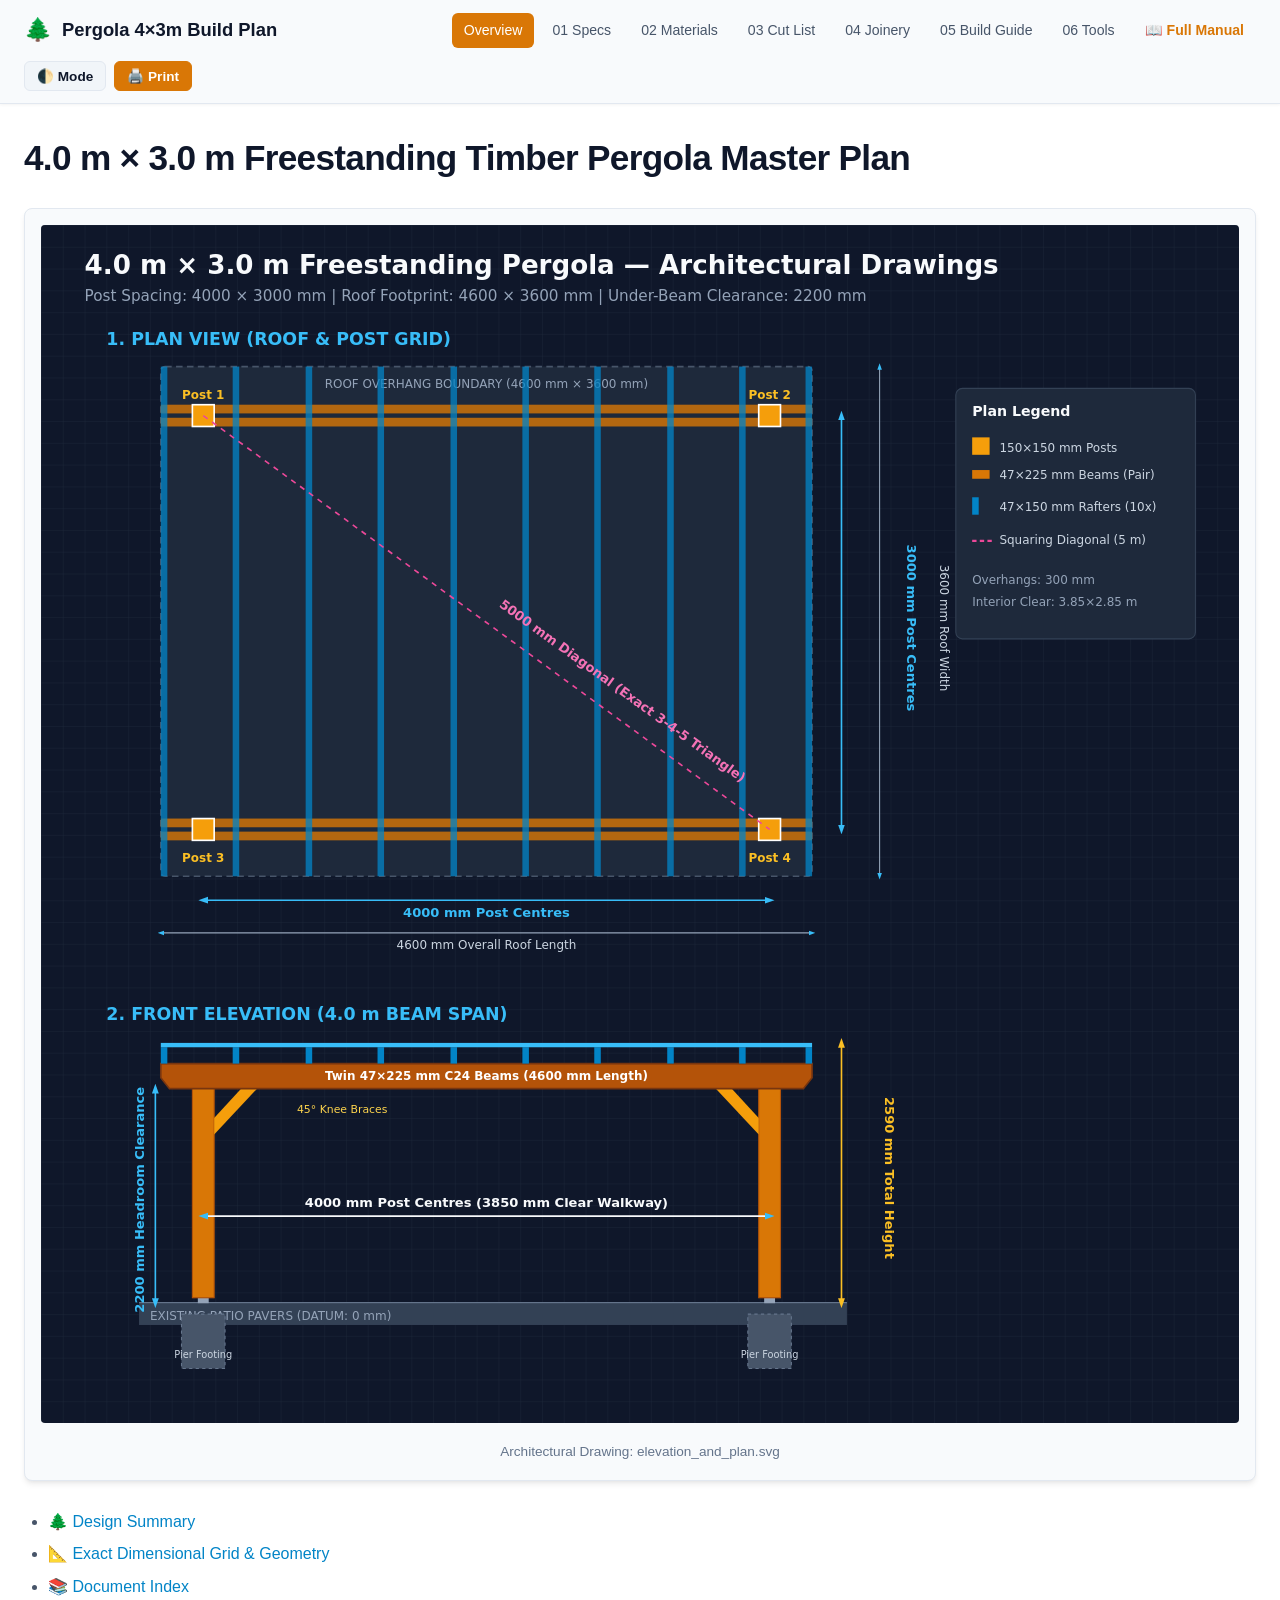
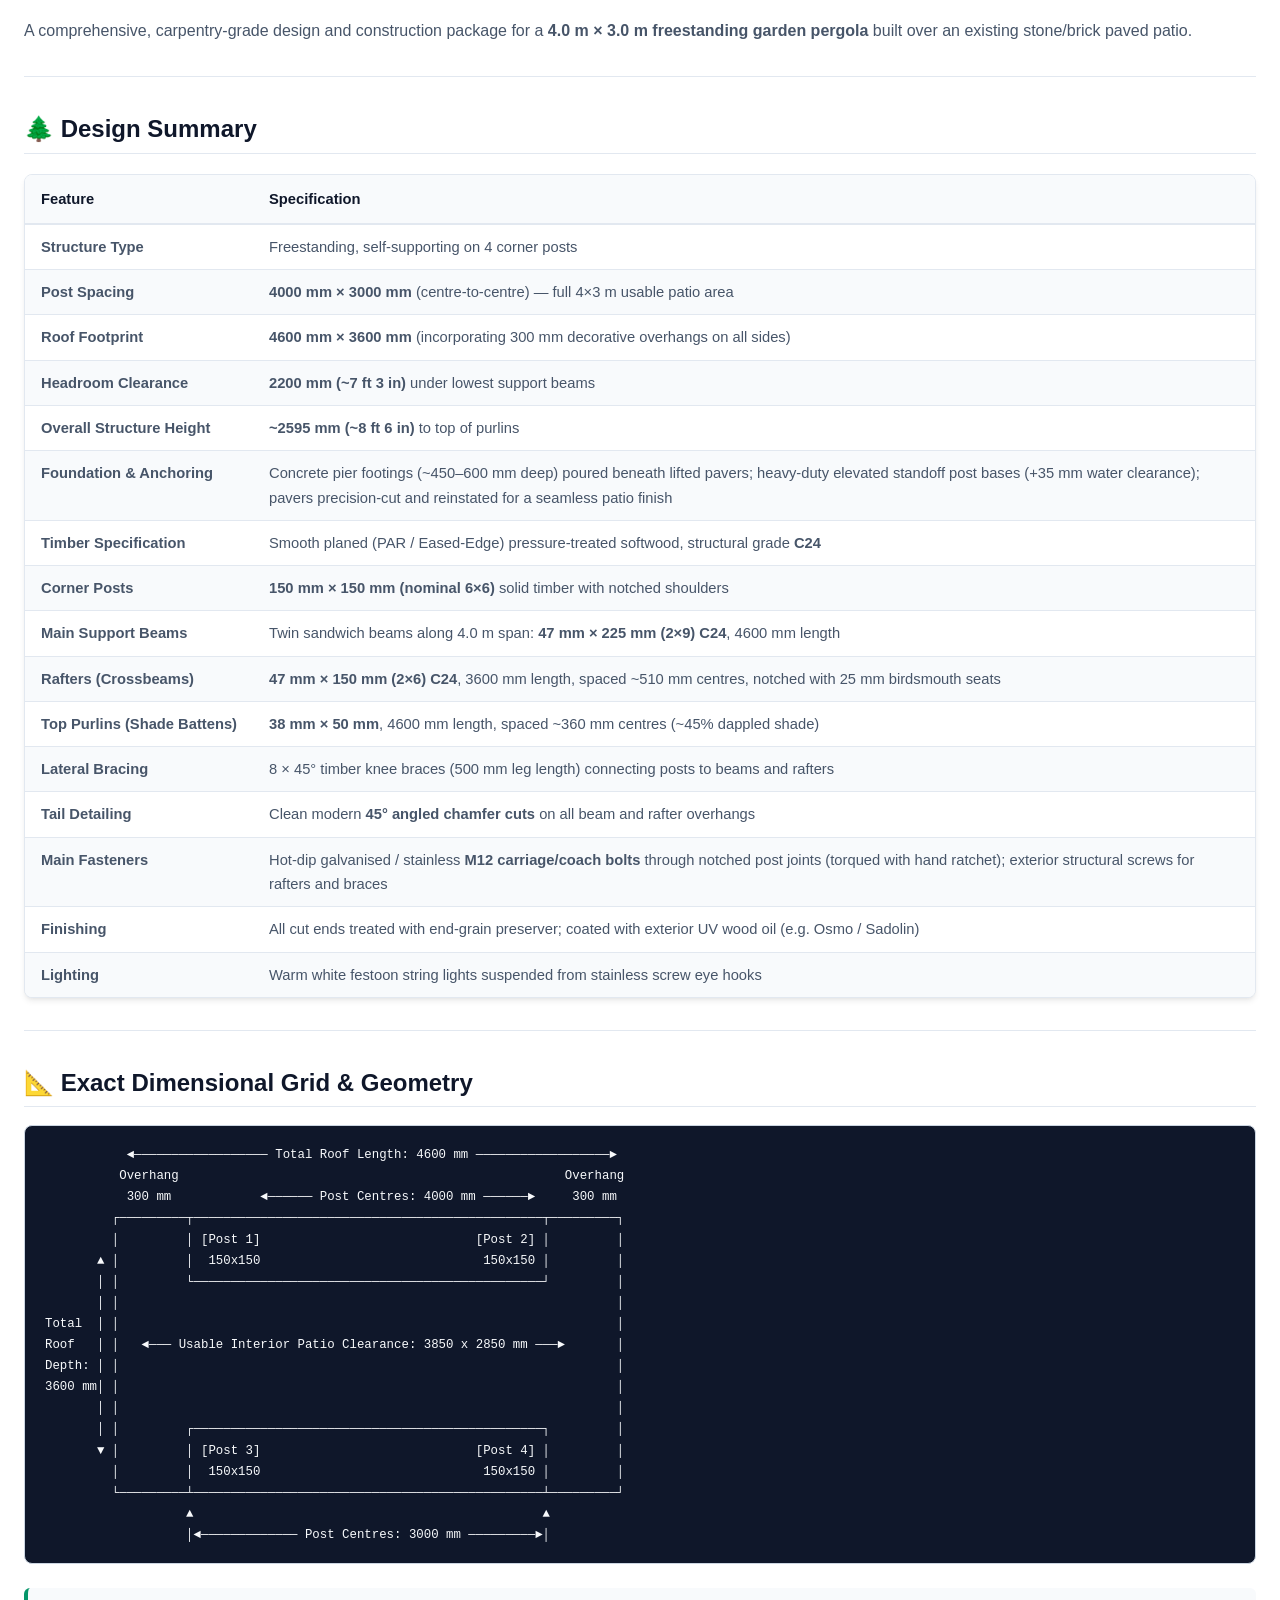
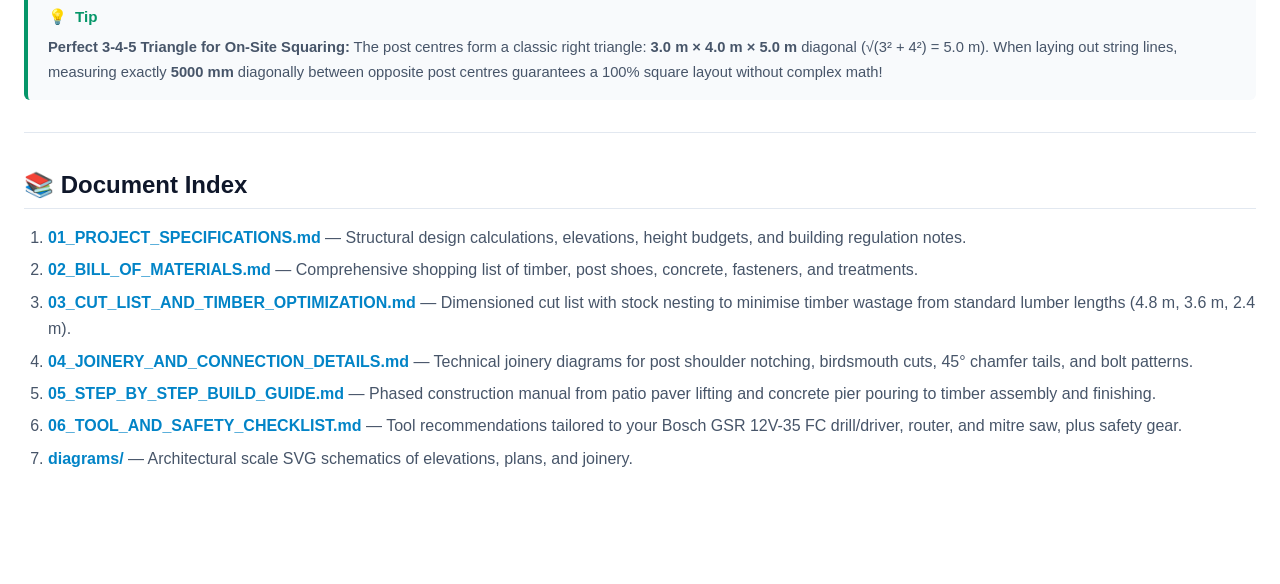
<file: index.html>
<!DOCTYPE html>
<html lang="en">
<head>
  <meta charset="UTF-8">
  <meta name="viewport" content="width=device-width, initial-scale=1.0">
  <title>Master Overview & Plan — Pergola 4x3m</title>
  <link rel="stylesheet" href="css/styles.css">
</head>
<body>
  
<header class="site-header">
  <div class="header-container">
    <a href="index.html" class="logo-area">
      <span class="logo-icon">🌲</span>
      <span>Pergola 4×3m Build Plan</span>
    </a>
    <nav class="nav-links">
      <a href="index.html" class="nav-item active">Overview</a>
<a href="01_PROJECT_SPECIFICATIONS.html" class="nav-item">01 Specs</a>
<a href="02_BILL_OF_MATERIALS.html" class="nav-item">02 Materials</a>
<a href="03_CUT_LIST_AND_TIMBER_OPTIMIZATION.html" class="nav-item">03 Cut List</a>
<a href="04_JOINERY_AND_CONNECTION_DETAILS.html" class="nav-item">04 Joinery</a>
<a href="05_STEP_BY_STEP_BUILD_GUIDE.html" class="nav-item">05 Build Guide</a>
<a href="06_TOOL_AND_SAFETY_CHECKLIST.html" class="nav-item">06 Tools</a>
<a href="complete_build_manual.html" class="nav-item" style="font-weight:700; color:var(--brand);">📖 Full Manual</a>
    </nav>
    <div class="header-actions">
      <button class="btn-action" onclick="toggleTheme()" title="Toggle Dark/Light Mode">🌓 Mode</button>
      <button class="btn-action btn-action-primary" onclick="window.print()" title="Print Current Document">🖨️ Print</button>
    </div>
  </div>
</header>

  <main class="page-container">
    <h1>4.0 m × 3.0 m Freestanding Timber Pergola Master Plan</h1>
<div class="diagram-card">
  <img src="diagrams/elevation_and_plan.svg" alt="elevation_and_plan.svg" loading="lazy" />
  <div class="diagram-caption">Architectural Drawing: elevation_and_plan.svg</div>
</div>

<!-- START doctoc generated TOC please keep comment here to allow auto update -->
<!-- DON'T EDIT THIS SECTION, INSTEAD RE-RUN doctoc TO UPDATE -->
<ul>
<li><a href="#-design-summary">🌲 Design Summary</a></li>
<li><a href="#-exact-dimensional-grid--geometry">📐 Exact Dimensional Grid &amp; Geometry</a></li>
<li><a href="#-document-index">📚 Document Index</a></li>
</ul>
<!-- END doctoc generated TOC please keep comment here to allow auto update -->
<p>A comprehensive, carpentry-grade design and construction package for a <strong>4.0 m × 3.0 m freestanding garden pergola</strong> built over an existing stone/brick paved patio.</p>
<hr />
<h2>🌲 Design Summary</h2>
<!-- markdownlint-disable MD013 -->
<div class="table-wrapper"><table>
<thead>
<tr>
<th style="text-align:left">Feature</th>
<th style="text-align:left">Specification</th>
</tr>
</thead>
<tbody>
<tr>
<td style="text-align:left"><strong>Structure Type</strong></td>
<td style="text-align:left">Freestanding, self-supporting on 4 corner posts</td>
</tr>
<tr>
<td style="text-align:left"><strong>Post Spacing</strong></td>
<td style="text-align:left"><strong>4000 mm × 3000 mm</strong> (centre-to-centre) — full 4×3 m usable patio area</td>
</tr>
<tr>
<td style="text-align:left"><strong>Roof Footprint</strong></td>
<td style="text-align:left"><strong>4600 mm × 3600 mm</strong> (incorporating 300 mm decorative overhangs on all sides)</td>
</tr>
<tr>
<td style="text-align:left"><strong>Headroom Clearance</strong></td>
<td style="text-align:left"><strong>2200 mm (~7 ft 3 in)</strong> under lowest support beams</td>
</tr>
<tr>
<td style="text-align:left"><strong>Overall Structure Height</strong></td>
<td style="text-align:left"><strong>~2595 mm (~8 ft 6 in)</strong> to top of purlins</td>
</tr>
<tr>
<td style="text-align:left"><strong>Foundation &amp; Anchoring</strong></td>
<td style="text-align:left">Concrete pier footings (~450–600 mm deep) poured beneath lifted pavers; heavy-duty elevated standoff post bases (+35 mm water clearance); pavers precision-cut and reinstated for a seamless patio finish</td>
</tr>
<tr>
<td style="text-align:left"><strong>Timber Specification</strong></td>
<td style="text-align:left">Smooth planed (PAR / Eased-Edge) pressure-treated softwood, structural grade <strong>C24</strong></td>
</tr>
<tr>
<td style="text-align:left"><strong>Corner Posts</strong></td>
<td style="text-align:left"><strong>150 mm × 150 mm (nominal 6×6)</strong> solid timber with notched shoulders</td>
</tr>
<tr>
<td style="text-align:left"><strong>Main Support Beams</strong></td>
<td style="text-align:left">Twin sandwich beams along 4.0 m span: <strong>47 mm × 225 mm (2×9) C24</strong>, 4600 mm length</td>
</tr>
<tr>
<td style="text-align:left"><strong>Rafters (Crossbeams)</strong></td>
<td style="text-align:left"><strong>47 mm × 150 mm (2×6) C24</strong>, 3600 mm length, spaced ~510 mm centres, notched with 25 mm birdsmouth seats</td>
</tr>
<tr>
<td style="text-align:left"><strong>Top Purlins (Shade Battens)</strong></td>
<td style="text-align:left"><strong>38 mm × 50 mm</strong>, 4600 mm length, spaced ~360 mm centres (~45% dappled shade)</td>
</tr>
<tr>
<td style="text-align:left"><strong>Lateral Bracing</strong></td>
<td style="text-align:left">8 × 45° timber knee braces (500 mm leg length) connecting posts to beams and rafters</td>
</tr>
<tr>
<td style="text-align:left"><strong>Tail Detailing</strong></td>
<td style="text-align:left">Clean modern <strong>45° angled chamfer cuts</strong> on all beam and rafter overhangs</td>
</tr>
<tr>
<td style="text-align:left"><strong>Main Fasteners</strong></td>
<td style="text-align:left">Hot-dip galvanised / stainless <strong>M12 carriage/coach bolts</strong> through notched post joints (torqued with hand ratchet); exterior structural screws for rafters and braces</td>
</tr>
<tr>
<td style="text-align:left"><strong>Finishing</strong></td>
<td style="text-align:left">All cut ends treated with end-grain preserver; coated with exterior UV wood oil (e.g. Osmo / Sadolin)</td>
</tr>
<tr>
<td style="text-align:left"><strong>Lighting</strong></td>
<td style="text-align:left">Warm white festoon string lights suspended from stainless screw eye hooks</td>
</tr>
</tbody>
</table></div>
<!-- markdownlint-enable MD013 -->
<hr />
<h2>📐 Exact Dimensional Grid &amp; Geometry</h2>
<pre><code class="language-text">           ◄────────────────── Total Roof Length: 4600 mm ──────────────────►
          Overhang                                                    Overhang
           300 mm            ◄────── Post Centres: 4000 mm ──────►     300 mm
         ┌─────────┬───────────────────────────────────────────────┬─────────┐
         │         │ [Post 1]                             [Post 2] │         │
       ▲ │         │  150x150                              150x150 │         │
       │ │         └───────────────────────────────────────────────┘         │
       │ │                                                                   │
Total  │ │                                                                   │
Roof   │ │   ◄─── Usable Interior Patio Clearance: 3850 x 2850 mm ───►       │
Depth: │ │                                                                   │
3600 mm│ │                                                                   │
       │ │                                                                   │
       │ │         ┌───────────────────────────────────────────────┐         │
       ▼ │         │ [Post 3]                             [Post 4] │         │
         │         │  150x150                              150x150 │         │
         └─────────┴───────────────────────────────────────────────┴─────────┘
                   ▲                                               ▲
                   │◄───────────── Post Centres: 3000 mm ─────────►│
</code></pre>
<div class="callout callout-tip"><div class="callout-header"><span class="callout-icon">💡</span> Tip</div><div class="callout-body"><p><strong>Perfect 3-4-5 Triangle for On-Site Squaring:</strong>
The post centres form a classic right triangle: <strong>3.0 m × 4.0 m × 5.0 m</strong> diagonal (√(3² + 4²) = 5.0 m).
When laying out string lines, measuring exactly <strong>5000 mm</strong> diagonally between opposite post centres guarantees a 100% square layout without complex math!</p></div></div>
<hr />
<h2>📚 Document Index</h2>
<ol>
<li><a href="01_PROJECT_SPECIFICATIONS.html"><strong>01_PROJECT_SPECIFICATIONS.md</strong></a> — Structural
design calculations, elevations, height budgets, and building regulation
notes.</li>
<li><a href="02_BILL_OF_MATERIALS.html"><strong>02_BILL_OF_MATERIALS.md</strong></a> — Comprehensive
shopping list of timber, post shoes, concrete, fasteners, and treatments.</li>
<li><a href="03_CUT_LIST_AND_TIMBER_OPTIMIZATION.html"><strong>03_CUT_LIST_AND_TIMBER_OPTIMIZATION.md</strong></a> —
Dimensioned cut list with stock nesting to minimise timber wastage from
standard lumber lengths (4.8 m, 3.6 m, 2.4 m).</li>
<li><a href="04_JOINERY_AND_CONNECTION_DETAILS.html"><strong>04_JOINERY_AND_CONNECTION_DETAILS.md</strong></a> —
Technical joinery diagrams for post shoulder notching, birdsmouth cuts, 45°
chamfer tails, and bolt patterns.</li>
<li><a href="05_STEP_BY_STEP_BUILD_GUIDE.html"><strong>05_STEP_BY_STEP_BUILD_GUIDE.md</strong></a> —
Phased construction manual from patio paver lifting and concrete pier pouring
to timber assembly and finishing.</li>
<li><a href="06_TOOL_AND_SAFETY_CHECKLIST.html"><strong>06_TOOL_AND_SAFETY_CHECKLIST.md</strong></a> — Tool
recommendations tailored to your Bosch GSR 12V-35 FC drill/driver, router,
and mitre saw, plus safety gear.</li>
<li><a href="diagrams"><strong>diagrams/</strong></a> — Architectural scale SVG schematics of
elevations, plans, and joinery.</li>
</ol>

  </main>
  
<script>
  function initTheme() {
    const saved = localStorage.getItem('pergola-theme');
    if (saved) {
      document.documentElement.setAttribute('data-theme', saved);
    } else if (window.matchMedia && window.matchMedia('(prefers-color-scheme: dark)').matches) {
      document.documentElement.setAttribute('data-theme', 'dark');
    }
  }
  function toggleTheme() {
    const current = document.documentElement.getAttribute('data-theme');
    const target = current === 'dark' ? 'light' : 'dark';
    document.documentElement.setAttribute('data-theme', target);
    localStorage.setItem('pergola-theme', target);
  }
  initTheme();
</script>

</body>
</html>
</file>
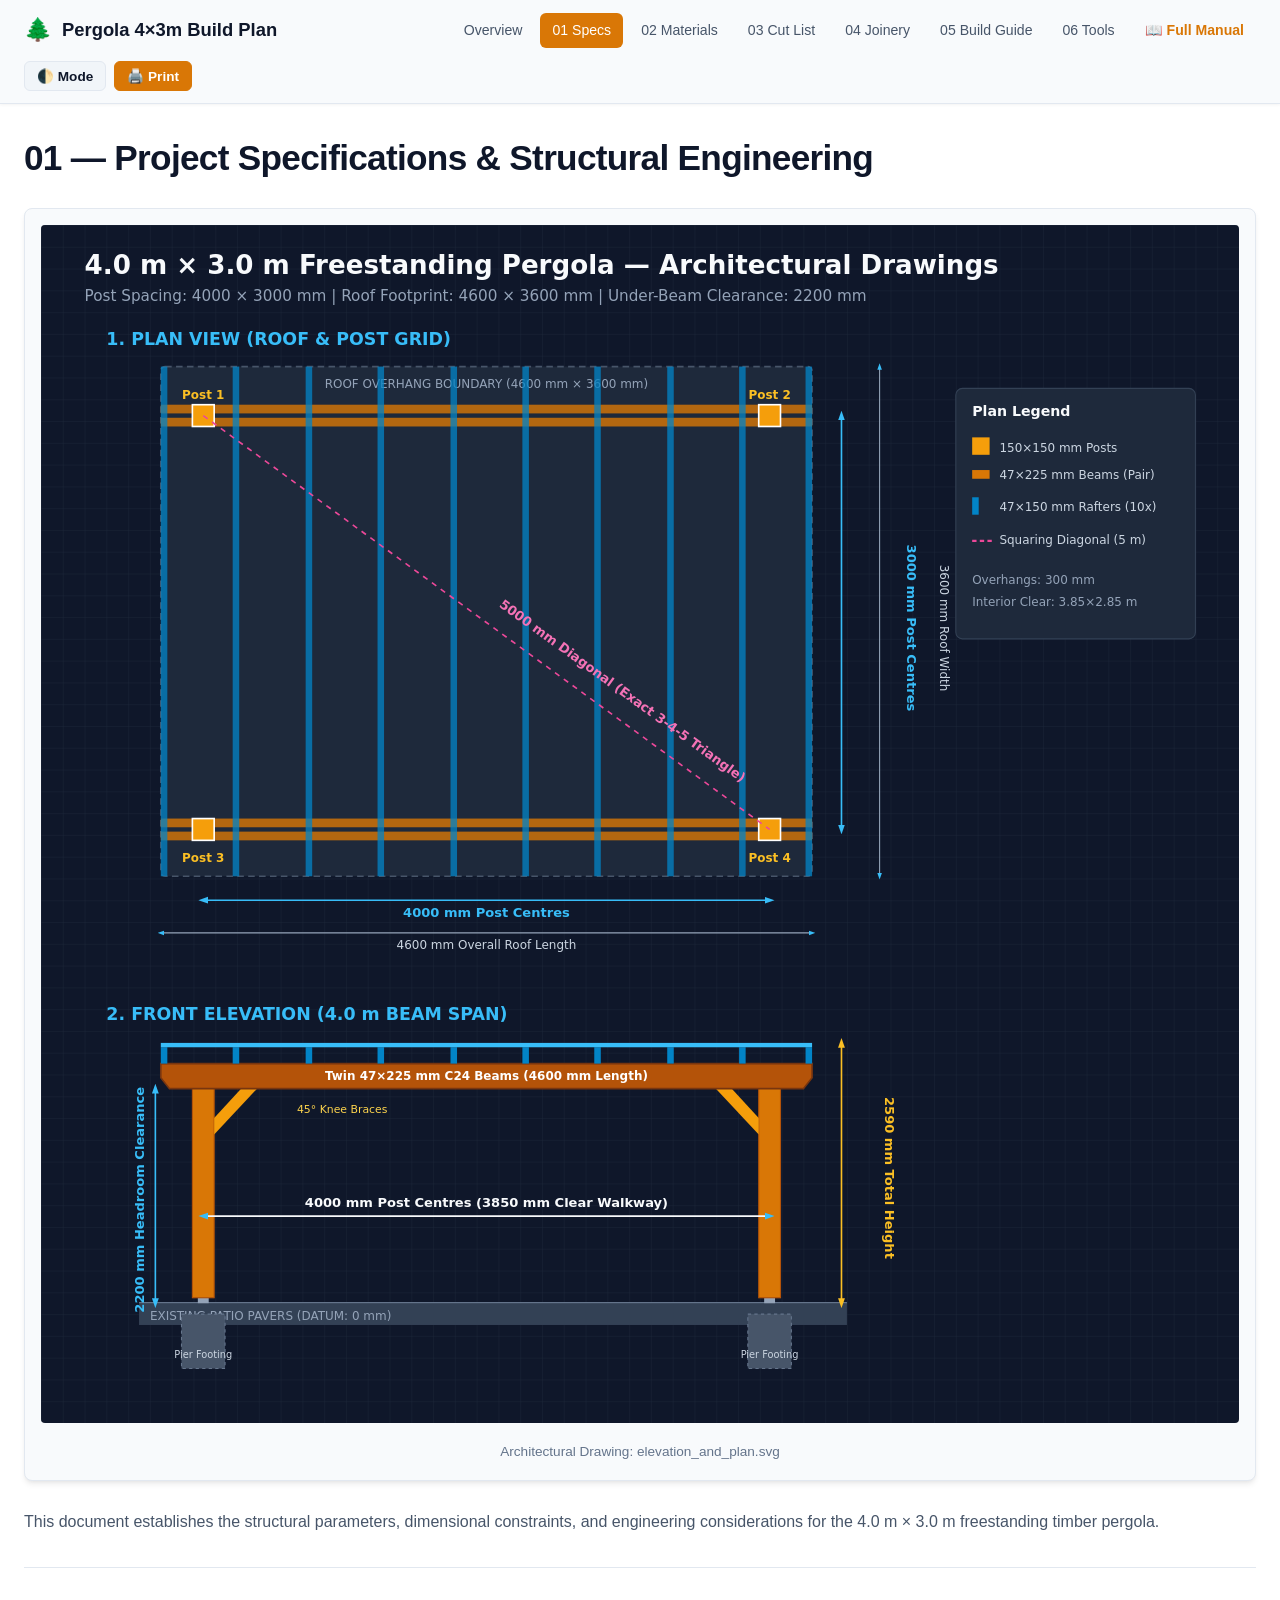
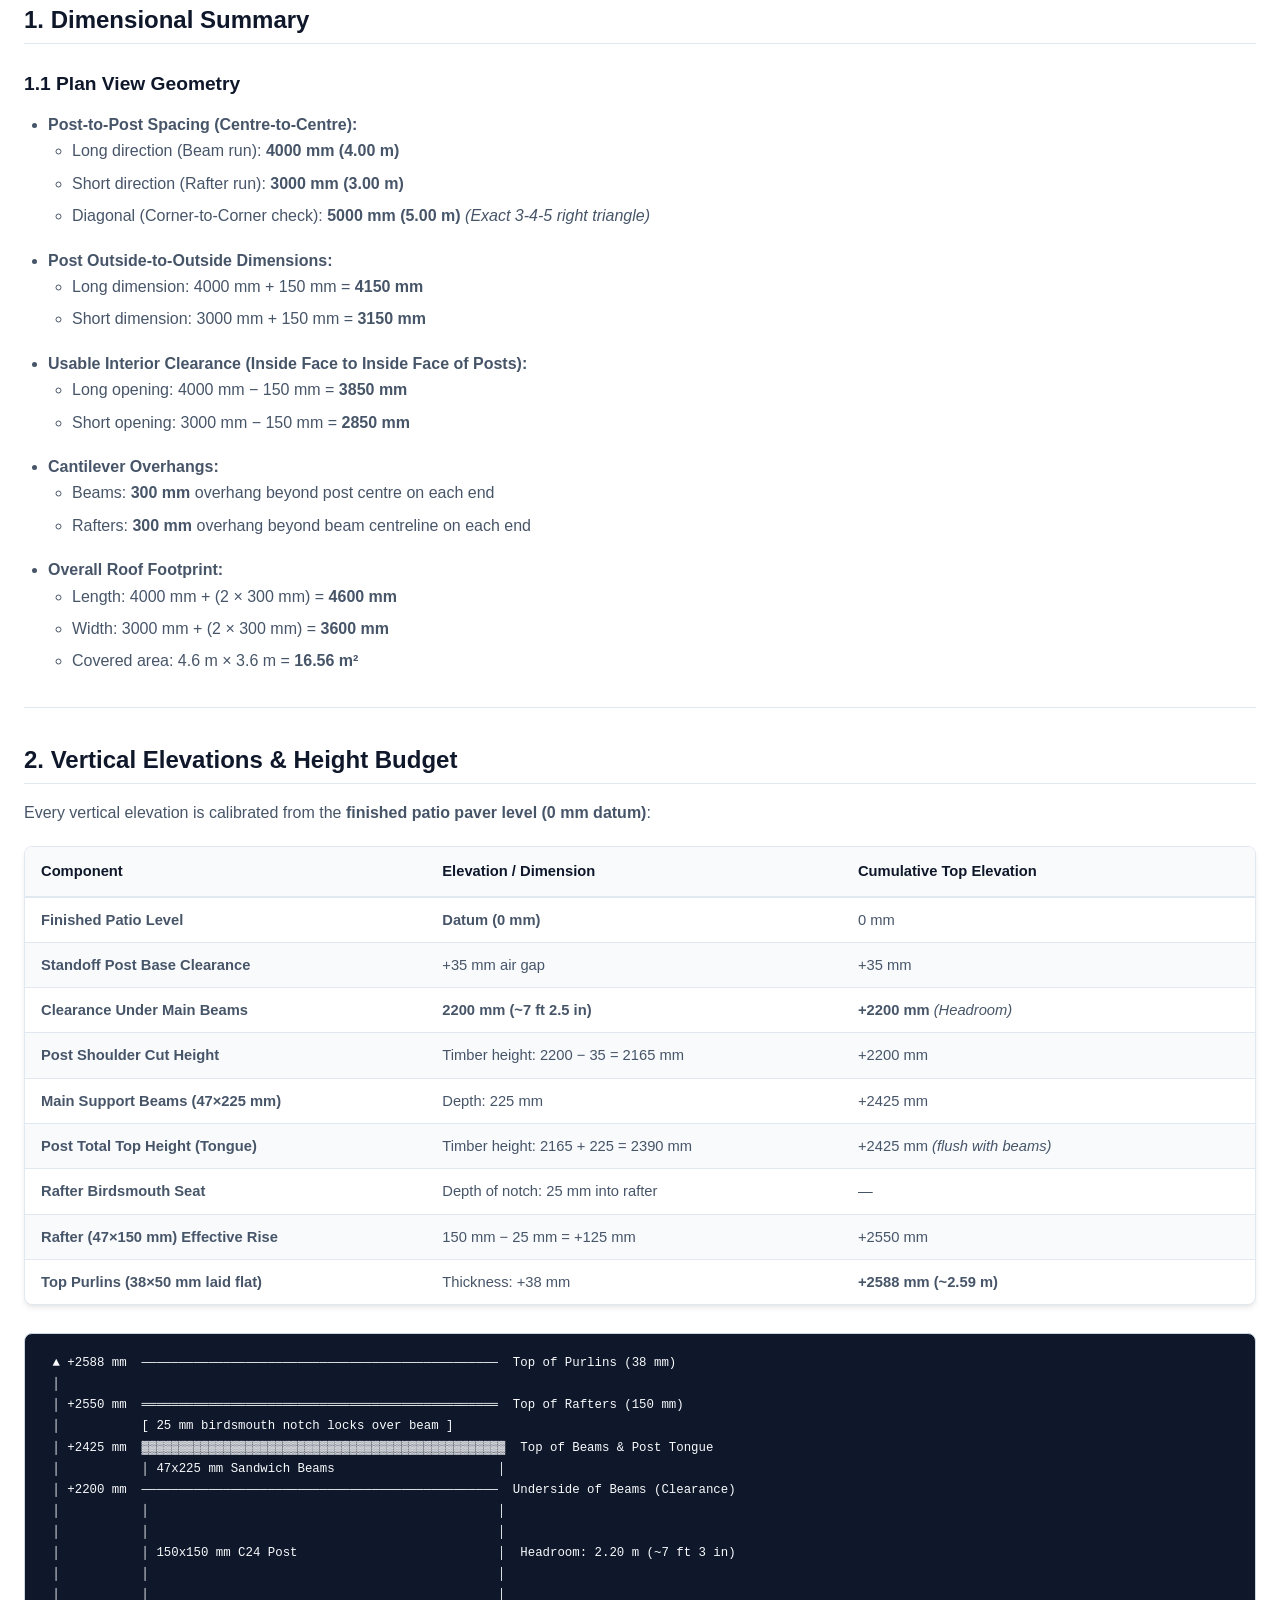
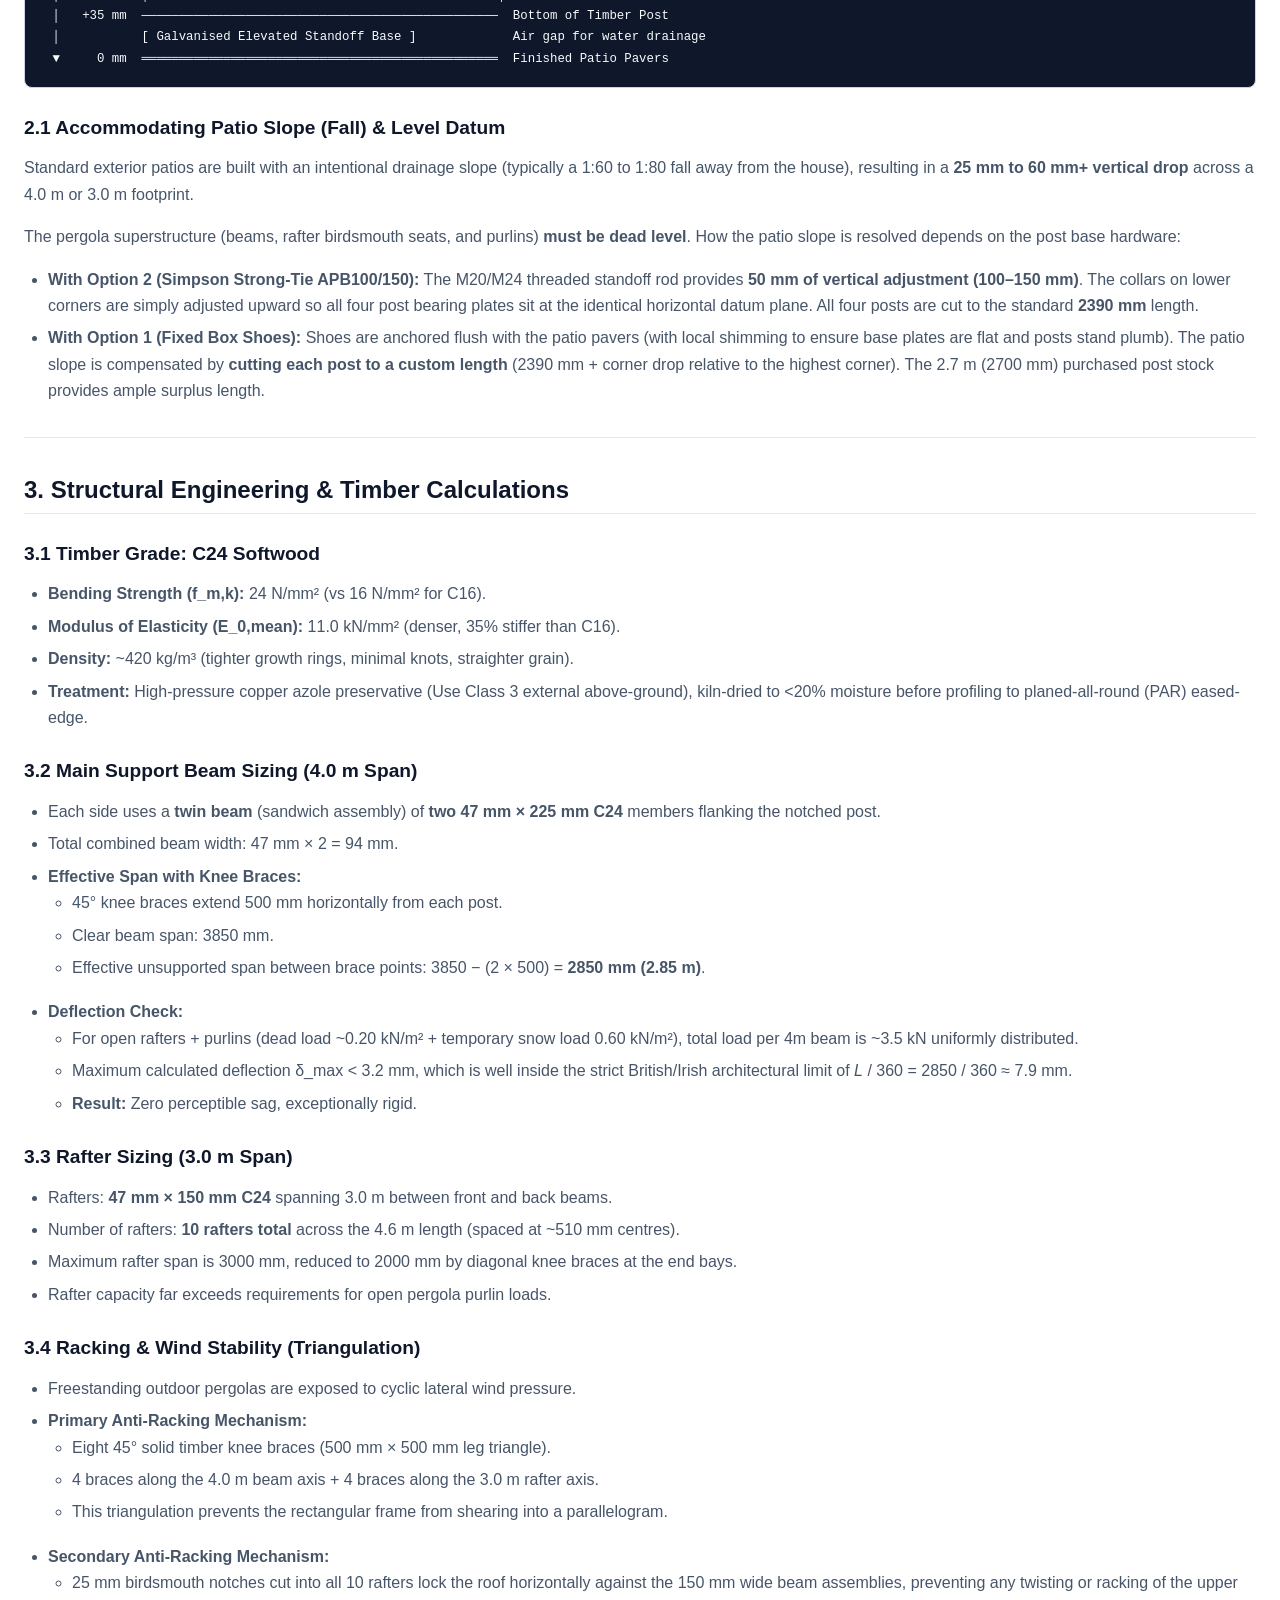
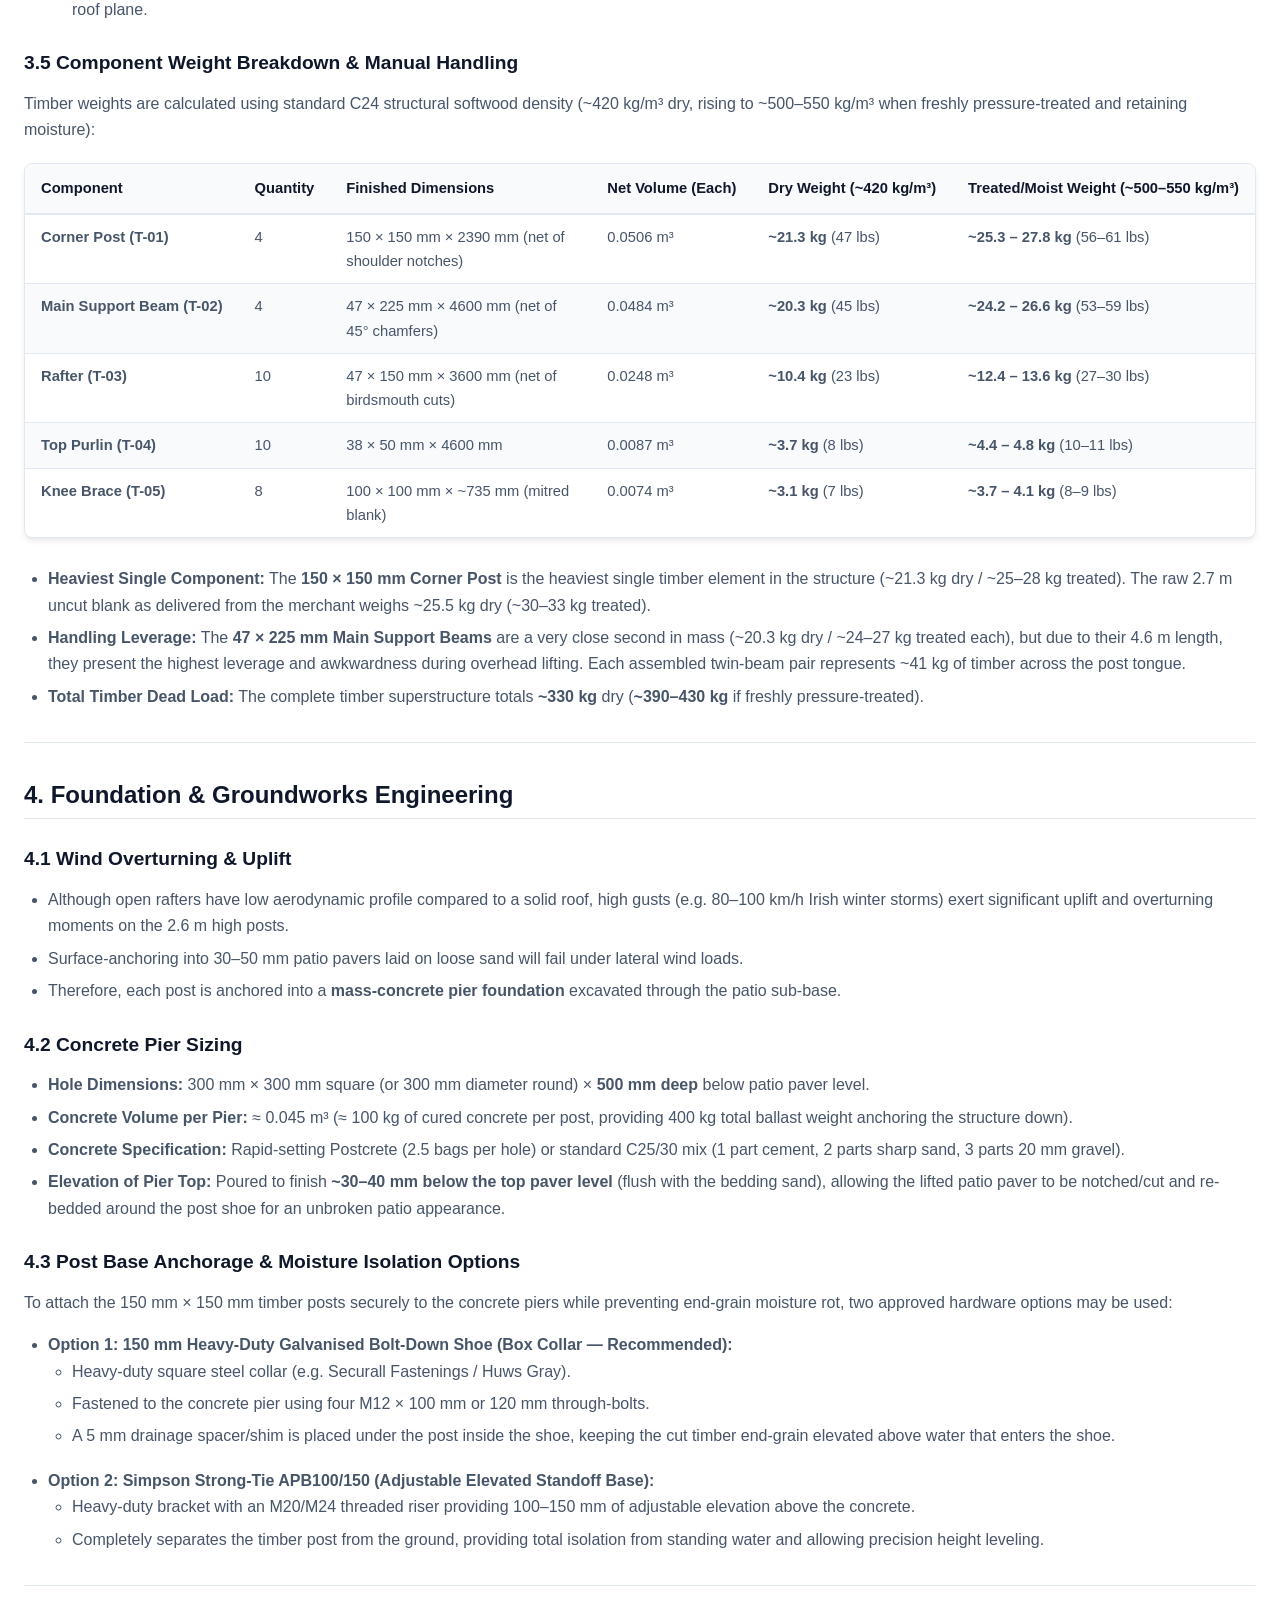
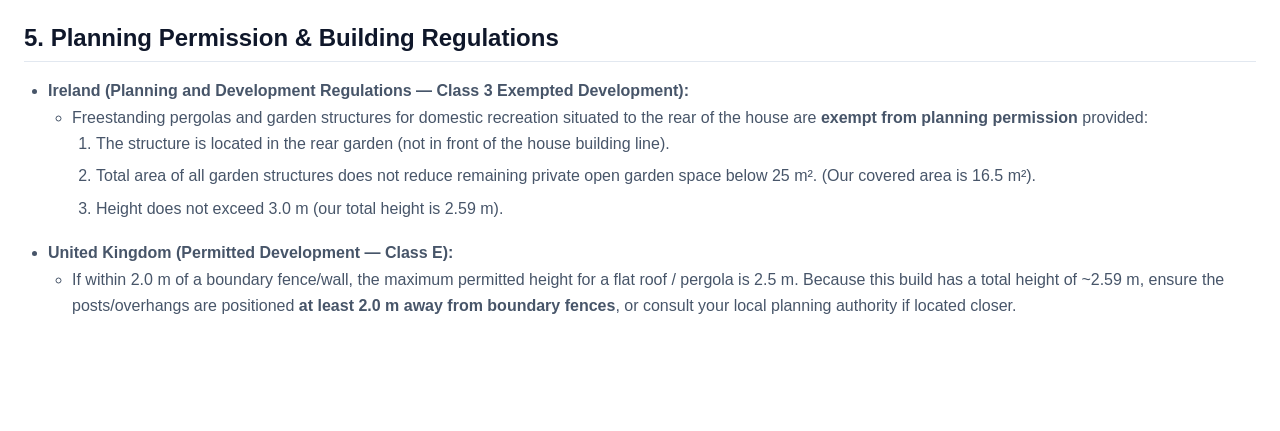
<file: 01_PROJECT_SPECIFICATIONS.html>
<!DOCTYPE html>
<html lang="en">
<head>
  <meta charset="UTF-8">
  <meta name="viewport" content="width=device-width, initial-scale=1.0">
  <title>01 — Project Specifications — Pergola 4x3m</title>
  <link rel="stylesheet" href="css/styles.css">
</head>
<body>
  
<header class="site-header">
  <div class="header-container">
    <a href="index.html" class="logo-area">
      <span class="logo-icon">🌲</span>
      <span>Pergola 4×3m Build Plan</span>
    </a>
    <nav class="nav-links">
      <a href="index.html" class="nav-item">Overview</a>
<a href="01_PROJECT_SPECIFICATIONS.html" class="nav-item active">01 Specs</a>
<a href="02_BILL_OF_MATERIALS.html" class="nav-item">02 Materials</a>
<a href="03_CUT_LIST_AND_TIMBER_OPTIMIZATION.html" class="nav-item">03 Cut List</a>
<a href="04_JOINERY_AND_CONNECTION_DETAILS.html" class="nav-item">04 Joinery</a>
<a href="05_STEP_BY_STEP_BUILD_GUIDE.html" class="nav-item">05 Build Guide</a>
<a href="06_TOOL_AND_SAFETY_CHECKLIST.html" class="nav-item">06 Tools</a>
<a href="complete_build_manual.html" class="nav-item" style="font-weight:700; color:var(--brand);">📖 Full Manual</a>
    </nav>
    <div class="header-actions">
      <button class="btn-action" onclick="toggleTheme()" title="Toggle Dark/Light Mode">🌓 Mode</button>
      <button class="btn-action btn-action-primary" onclick="window.print()" title="Print Current Document">🖨️ Print</button>
    </div>
  </div>
</header>

  <main class="page-container">
    <h1>01 — Project Specifications &amp; Structural Engineering</h1>
<div class="diagram-card">
  <img src="diagrams/elevation_and_plan.svg" alt="elevation_and_plan.svg" loading="lazy" />
  <div class="diagram-caption">Architectural Drawing: elevation_and_plan.svg</div>
</div>

<p>This document establishes the structural parameters, dimensional constraints,
and engineering considerations for the 4.0 m × 3.0 m freestanding timber
pergola.</p>
<hr />
<h2>1. Dimensional Summary</h2>
<h3>1.1 Plan View Geometry</h3>
<ul>
<li><strong>Post-to-Post Spacing (Centre-to-Centre):</strong>
<ul>
<li>Long direction (Beam run): <strong>4000 mm (4.00 m)</strong></li>
<li>Short direction (Rafter run): <strong>3000 mm (3.00 m)</strong></li>
<li>Diagonal (Corner-to-Corner check): <strong>5000 mm (5.00 m)</strong> <em>(Exact 3-4-5 right triangle)</em></li>
</ul>
</li>
<li><strong>Post Outside-to-Outside Dimensions:</strong>
<ul>
<li>Long dimension: 4000 mm + 150 mm = <strong>4150 mm</strong></li>
<li>Short dimension: 3000 mm + 150 mm = <strong>3150 mm</strong></li>
</ul>
</li>
<li><strong>Usable Interior Clearance (Inside Face to Inside Face of Posts):</strong>
<ul>
<li>Long opening: 4000 mm − 150 mm = <strong>3850 mm</strong></li>
<li>Short opening: 3000 mm − 150 mm = <strong>2850 mm</strong></li>
</ul>
</li>
<li><strong>Cantilever Overhangs:</strong>
<ul>
<li>Beams: <strong>300 mm</strong> overhang beyond post centre on each end</li>
<li>Rafters: <strong>300 mm</strong> overhang beyond beam centreline on each end</li>
</ul>
</li>
<li><strong>Overall Roof Footprint:</strong>
<ul>
<li>Length: 4000 mm + (2 × 300 mm) = <strong>4600 mm</strong></li>
<li>Width: 3000 mm + (2 × 300 mm) = <strong>3600 mm</strong></li>
<li>Covered area: 4.6 m × 3.6 m = <strong>16.56 m²</strong></li>
</ul>
</li>
</ul>
<hr />
<h2>2. Vertical Elevations &amp; Height Budget</h2>
<p>Every vertical elevation is calibrated from the <strong>finished patio paver level (0 mm datum)</strong>:</p>
<div class="table-wrapper"><table>
<thead>
<tr>
<th style="text-align:left">Component</th>
<th style="text-align:left">Elevation / Dimension</th>
<th style="text-align:left">Cumulative Top Elevation</th>
</tr>
</thead>
<tbody>
<tr>
<td style="text-align:left"><strong>Finished Patio Level</strong></td>
<td style="text-align:left"><strong>Datum (0 mm)</strong></td>
<td style="text-align:left">0 mm</td>
</tr>
<tr>
<td style="text-align:left"><strong>Standoff Post Base Clearance</strong></td>
<td style="text-align:left">+35 mm air gap</td>
<td style="text-align:left">+35 mm</td>
</tr>
<tr>
<td style="text-align:left"><strong>Clearance Under Main Beams</strong></td>
<td style="text-align:left"><strong>2200 mm (~7 ft 2.5 in)</strong></td>
<td style="text-align:left"><strong>+2200 mm</strong> <em>(Headroom)</em></td>
</tr>
<tr>
<td style="text-align:left"><strong>Post Shoulder Cut Height</strong></td>
<td style="text-align:left">Timber height: 2200 − 35 = 2165 mm</td>
<td style="text-align:left">+2200 mm</td>
</tr>
<tr>
<td style="text-align:left"><strong>Main Support Beams (47×225 mm)</strong></td>
<td style="text-align:left">Depth: 225 mm</td>
<td style="text-align:left">+2425 mm</td>
</tr>
<tr>
<td style="text-align:left"><strong>Post Total Top Height (Tongue)</strong></td>
<td style="text-align:left">Timber height: 2165 + 225 = 2390 mm</td>
<td style="text-align:left">+2425 mm <em>(flush with beams)</em></td>
</tr>
<tr>
<td style="text-align:left"><strong>Rafter Birdsmouth Seat</strong></td>
<td style="text-align:left">Depth of notch: 25 mm into rafter</td>
<td style="text-align:left">—</td>
</tr>
<tr>
<td style="text-align:left"><strong>Rafter (47×150 mm) Effective Rise</strong></td>
<td style="text-align:left">150 mm − 25 mm = +125 mm</td>
<td style="text-align:left">+2550 mm</td>
</tr>
<tr>
<td style="text-align:left"><strong>Top Purlins (38×50 mm laid flat)</strong></td>
<td style="text-align:left">Thickness: +38 mm</td>
<td style="text-align:left"><strong>+2588 mm (~2.59 m)</strong></td>
</tr>
</tbody>
</table></div>
<pre><code class="language-text"> ▲ +2588 mm  ────────────────────────────────────────────────  Top of Purlins (38 mm)
 │
 │ +2550 mm  ════════════════════════════════════════════════  Top of Rafters (150 mm)
 │           [ 25 mm birdsmouth notch locks over beam ]
 │ +2425 mm  ▓▓▓▓▓▓▓▓▓▓▓▓▓▓▓▓▓▓▓▓▓▓▓▓▓▓▓▓▓▓▓▓▓▓▓▓▓▓▓▓▓▓▓▓▓▓▓▓▓  Top of Beams &amp; Post Tongue
 │           │ 47x225 mm Sandwich Beams                      │
 │ +2200 mm  ────────────────────────────────────────────────  Underside of Beams (Clearance)
 │           │                                               │
 │           │                                               │
 │           │ 150x150 mm C24 Post                           │  Headroom: 2.20 m (~7 ft 3 in)
 │           │                                               │
 │           │                                               │
 │   +35 mm  ────────────────────────────────────────────────  Bottom of Timber Post
 │           [ Galvanised Elevated Standoff Base ]             Air gap for water drainage
 ▼     0 mm  ════════════════════════════════════════════════  Finished Patio Pavers
</code></pre>
<h3>2.1 Accommodating Patio Slope (Fall) &amp; Level Datum</h3>
<p>Standard exterior patios are built with an intentional drainage slope (typically
a 1:60 to 1:80 fall away from the house), resulting in a <strong>25 mm to 60 mm+
vertical drop</strong> across a 4.0 m or 3.0 m footprint.</p>
<p>The pergola superstructure (beams, rafter birdsmouth seats, and purlins) <strong>must
be dead level</strong>. How the patio slope is resolved depends on the post base hardware:</p>
<ul>
<li><strong>With Option 2 (Simpson Strong-Tie APB100/150):</strong> The M20/M24 threaded standoff
rod provides <strong>50 mm of vertical adjustment (100–150 mm)</strong>. The collars on lower
corners are simply adjusted upward so all four post bearing plates sit at the
identical horizontal datum plane. All four posts are cut to the standard
<strong>2390 mm</strong> length.</li>
<li><strong>With Option 1 (Fixed Box Shoes):</strong> Shoes are anchored flush with the patio
pavers (with local shimming to ensure base plates are flat and posts stand plumb).
The patio slope is compensated by <strong>cutting each post to a custom length</strong>
(2390 mm + corner drop relative to the highest corner). The 2.7 m (2700 mm)
purchased post stock provides ample surplus length.</li>
</ul>
<hr />
<h2>3. Structural Engineering &amp; Timber Calculations</h2>
<h3>3.1 Timber Grade: C24 Softwood</h3>
<ul>
<li><strong>Bending Strength (f_m,k):</strong> 24 N/mm² (vs 16 N/mm² for C16).</li>
<li><strong>Modulus of Elasticity (E_0,mean):</strong> 11.0 kN/mm² (denser, 35% stiffer than C16).</li>
<li><strong>Density:</strong> ~420 kg/m³ (tighter growth rings, minimal knots, straighter grain).</li>
<li><strong>Treatment:</strong> High-pressure copper azole preservative (Use Class 3 external
above-ground), kiln-dried to &lt;20% moisture before profiling to planed-all-round
(PAR) eased-edge.</li>
</ul>
<h3>3.2 Main Support Beam Sizing (4.0 m Span)</h3>
<ul>
<li>Each side uses a <strong>twin beam</strong> (sandwich assembly) of <strong>two 47 mm × 225 mm C24</strong>
members flanking the notched post.</li>
<li>Total combined beam width: 47 mm × 2 = 94 mm.</li>
<li><strong>Effective Span with Knee Braces:</strong>
<ul>
<li>45° knee braces extend 500 mm horizontally from each post.</li>
<li>Clear beam span: 3850 mm.</li>
<li>Effective unsupported span between brace points: 3850 − (2 × 500) = <strong>2850 mm (2.85 m)</strong>.</li>
</ul>
</li>
<li><strong>Deflection Check:</strong>
<ul>
<li>For open rafters + purlins (dead load ~0.20 kN/m² + temporary snow load 0.60 kN/m²),
total load per 4m beam is ~3.5 kN uniformly distributed.</li>
<li>Maximum calculated deflection δ_max &lt; 3.2 mm, which is well inside the strict
British/Irish architectural limit of <em>L</em> / 360 = 2850 / 360 ≈ 7.9 mm.</li>
<li><strong>Result:</strong> Zero perceptible sag, exceptionally rigid.</li>
</ul>
</li>
</ul>
<h3>3.3 Rafter Sizing (3.0 m Span)</h3>
<ul>
<li>Rafters: <strong>47 mm × 150 mm C24</strong> spanning 3.0 m between front and back beams.</li>
<li>Number of rafters: <strong>10 rafters total</strong> across the 4.6 m length (spaced at ~510 mm centres).</li>
<li>Maximum rafter span is 3000 mm, reduced to 2000 mm by diagonal knee braces at the end bays.</li>
<li>Rafter capacity far exceeds requirements for open pergola purlin loads.</li>
</ul>
<h3>3.4 Racking &amp; Wind Stability (Triangulation)</h3>
<ul>
<li>Freestanding outdoor pergolas are exposed to cyclic lateral wind pressure.</li>
<li><strong>Primary Anti-Racking Mechanism:</strong>
<ul>
<li>Eight 45° solid timber knee braces (500 mm × 500 mm leg triangle).</li>
<li>4 braces along the 4.0 m beam axis + 4 braces along the 3.0 m rafter axis.</li>
<li>This triangulation prevents the rectangular frame from shearing into a parallelogram.</li>
</ul>
</li>
<li><strong>Secondary Anti-Racking Mechanism:</strong>
<ul>
<li>25 mm birdsmouth notches cut into all 10 rafters lock the roof horizontally
against the 150 mm wide beam assemblies, preventing any twisting or racking
of the upper roof plane.</li>
</ul>
</li>
</ul>
<h3>3.5 Component Weight Breakdown &amp; Manual Handling</h3>
<p>Timber weights are calculated using standard C24 structural softwood density
(~420 kg/m³ dry, rising to ~500–550 kg/m³ when freshly pressure-treated and
retaining moisture):</p>
<!-- markdownlint-disable MD013 -->
<div class="table-wrapper"><table>
<thead>
<tr>
<th style="text-align:left">Component</th>
<th style="text-align:left">Quantity</th>
<th style="text-align:left">Finished Dimensions</th>
<th style="text-align:left">Net Volume (Each)</th>
<th style="text-align:left">Dry Weight (~420 kg/m³)</th>
<th style="text-align:left">Treated/Moist Weight (~500–550 kg/m³)</th>
</tr>
</thead>
<tbody>
<tr>
<td style="text-align:left"><strong>Corner Post (T-01)</strong></td>
<td style="text-align:left">4</td>
<td style="text-align:left">150 × 150 mm × 2390 mm (net of shoulder notches)</td>
<td style="text-align:left">0.0506 m³</td>
<td style="text-align:left"><strong>~21.3 kg</strong> (47 lbs)</td>
<td style="text-align:left"><strong>~25.3 – 27.8 kg</strong> (56–61 lbs)</td>
</tr>
<tr>
<td style="text-align:left"><strong>Main Support Beam (T-02)</strong></td>
<td style="text-align:left">4</td>
<td style="text-align:left">47 × 225 mm × 4600 mm (net of 45° chamfers)</td>
<td style="text-align:left">0.0484 m³</td>
<td style="text-align:left"><strong>~20.3 kg</strong> (45 lbs)</td>
<td style="text-align:left"><strong>~24.2 – 26.6 kg</strong> (53–59 lbs)</td>
</tr>
<tr>
<td style="text-align:left"><strong>Rafter (T-03)</strong></td>
<td style="text-align:left">10</td>
<td style="text-align:left">47 × 150 mm × 3600 mm (net of birdsmouth cuts)</td>
<td style="text-align:left">0.0248 m³</td>
<td style="text-align:left"><strong>~10.4 kg</strong> (23 lbs)</td>
<td style="text-align:left"><strong>~12.4 – 13.6 kg</strong> (27–30 lbs)</td>
</tr>
<tr>
<td style="text-align:left"><strong>Top Purlin (T-04)</strong></td>
<td style="text-align:left">10</td>
<td style="text-align:left">38 × 50 mm × 4600 mm</td>
<td style="text-align:left">0.0087 m³</td>
<td style="text-align:left"><strong>~3.7 kg</strong> (8 lbs)</td>
<td style="text-align:left"><strong>~4.4 – 4.8 kg</strong> (10–11 lbs)</td>
</tr>
<tr>
<td style="text-align:left"><strong>Knee Brace (T-05)</strong></td>
<td style="text-align:left">8</td>
<td style="text-align:left">100 × 100 mm × ~735 mm (mitred blank)</td>
<td style="text-align:left">0.0074 m³</td>
<td style="text-align:left"><strong>~3.1 kg</strong> (7 lbs)</td>
<td style="text-align:left"><strong>~3.7 – 4.1 kg</strong> (8–9 lbs)</td>
</tr>
</tbody>
</table></div>
<!-- markdownlint-enable MD013 -->
<ul>
<li><strong>Heaviest Single Component:</strong> The <strong>150 × 150 mm Corner Post</strong> is the heaviest
single timber element in the structure (~21.3 kg dry / ~25–28 kg treated).
The raw 2.7 m uncut blank as delivered from the merchant weighs ~25.5 kg dry
(~30–33 kg treated).</li>
<li><strong>Handling Leverage:</strong> The <strong>47 × 225 mm Main Support Beams</strong> are a very close
second in mass (~20.3 kg dry / ~24–27 kg treated each), but due to their 4.6 m
length, they present the highest leverage and awkwardness during overhead lifting.
Each assembled twin-beam pair represents ~41 kg of timber across the post tongue.</li>
<li><strong>Total Timber Dead Load:</strong> The complete timber superstructure totals
<strong>~330 kg</strong> dry (<strong>~390–430 kg</strong> if freshly pressure-treated).</li>
</ul>
<hr />
<h2>4. Foundation &amp; Groundworks Engineering</h2>
<h3>4.1 Wind Overturning &amp; Uplift</h3>
<ul>
<li>Although open rafters have low aerodynamic profile compared to a solid roof,
high gusts (e.g. 80–100 km/h Irish winter storms) exert significant uplift
and overturning moments on the 2.6 m high posts.</li>
<li>Surface-anchoring into 30–50 mm patio pavers laid on loose sand will fail
under lateral wind loads.</li>
<li>Therefore, each post is anchored into a <strong>mass-concrete pier foundation</strong>
excavated through the patio sub-base.</li>
</ul>
<h3>4.2 Concrete Pier Sizing</h3>
<ul>
<li><strong>Hole Dimensions:</strong> 300 mm × 300 mm square (or 300 mm diameter round) × <strong>500 mm deep</strong> below patio paver level.</li>
<li><strong>Concrete Volume per Pier:</strong> ≈ 0.045 m³ (≈ 100 kg
of cured concrete per post, providing 400 kg total ballast weight anchoring the structure down).</li>
<li><strong>Concrete Specification:</strong> Rapid-setting Postcrete (2.5 bags per hole) or standard
C25/30 mix (1 part cement, 2 parts sharp sand, 3 parts 20 mm gravel).</li>
<li><strong>Elevation of Pier Top:</strong> Poured to finish <strong>~30–40 mm below the top paver level</strong>
(flush with the bedding sand), allowing the lifted patio paver to be notched/cut
and re-bedded around the post shoe for an unbroken patio appearance.</li>
</ul>
<h3>4.3 Post Base Anchorage &amp; Moisture Isolation Options</h3>
<p>To attach the 150 mm × 150 mm timber posts securely to the concrete piers while
preventing end-grain moisture rot, two approved hardware options may be used:</p>
<ul>
<li><strong>Option 1: 150 mm Heavy-Duty Galvanised Bolt-Down Shoe (Box Collar — Recommended):</strong>
<ul>
<li>Heavy-duty square steel collar (e.g. Securall Fastenings / Huws Gray).</li>
<li>Fastened to the concrete pier using four M12 × 100 mm or 120 mm through-bolts.</li>
<li>A 5 mm drainage spacer/shim is placed under the post inside the shoe, keeping
the cut timber end-grain elevated above water that enters the shoe.</li>
</ul>
</li>
<li><strong>Option 2: Simpson Strong-Tie APB100/150 (Adjustable Elevated Standoff Base):</strong>
<ul>
<li>Heavy-duty bracket with an M20/M24 threaded riser providing 100–150 mm of
adjustable elevation above the concrete.</li>
<li>Completely separates the timber post from the ground, providing total
isolation from standing water and allowing precision height leveling.</li>
</ul>
</li>
</ul>
<hr />
<h2>5. Planning Permission &amp; Building Regulations</h2>
<ul>
<li><strong>Ireland (Planning and Development Regulations — Class 3 Exempted Development):</strong>
<ul>
<li>Freestanding pergolas and garden structures for domestic recreation situated
to the rear of the house are <strong>exempt from planning permission</strong> provided:
<ol>
<li>The structure is located in the rear garden (not in front of the house building line).</li>
<li>Total area of all garden structures does not reduce remaining private open garden space below 25 m². (Our covered area is 16.5 m²).</li>
<li>Height does not exceed 3.0 m (our total height is 2.59 m).</li>
</ol>
</li>
</ul>
</li>
<li><strong>United Kingdom (Permitted Development — Class E):</strong>
<ul>
<li>If within 2.0 m of a boundary fence/wall, the maximum permitted height for
a flat roof / pergola is 2.5 m. Because this build has a total height of
~2.59 m, ensure the posts/overhangs are positioned <strong>at least 2.0 m away from
boundary fences</strong>, or consult your local planning authority if located closer.</li>
</ul>
</li>
</ul>

  </main>
  
<script>
  function initTheme() {
    const saved = localStorage.getItem('pergola-theme');
    if (saved) {
      document.documentElement.setAttribute('data-theme', saved);
    } else if (window.matchMedia && window.matchMedia('(prefers-color-scheme: dark)').matches) {
      document.documentElement.setAttribute('data-theme', 'dark');
    }
  }
  function toggleTheme() {
    const current = document.documentElement.getAttribute('data-theme');
    const target = current === 'dark' ? 'light' : 'dark';
    document.documentElement.setAttribute('data-theme', target);
    localStorage.setItem('pergola-theme', target);
  }
  initTheme();
</script>

</body>
</html>
</file>
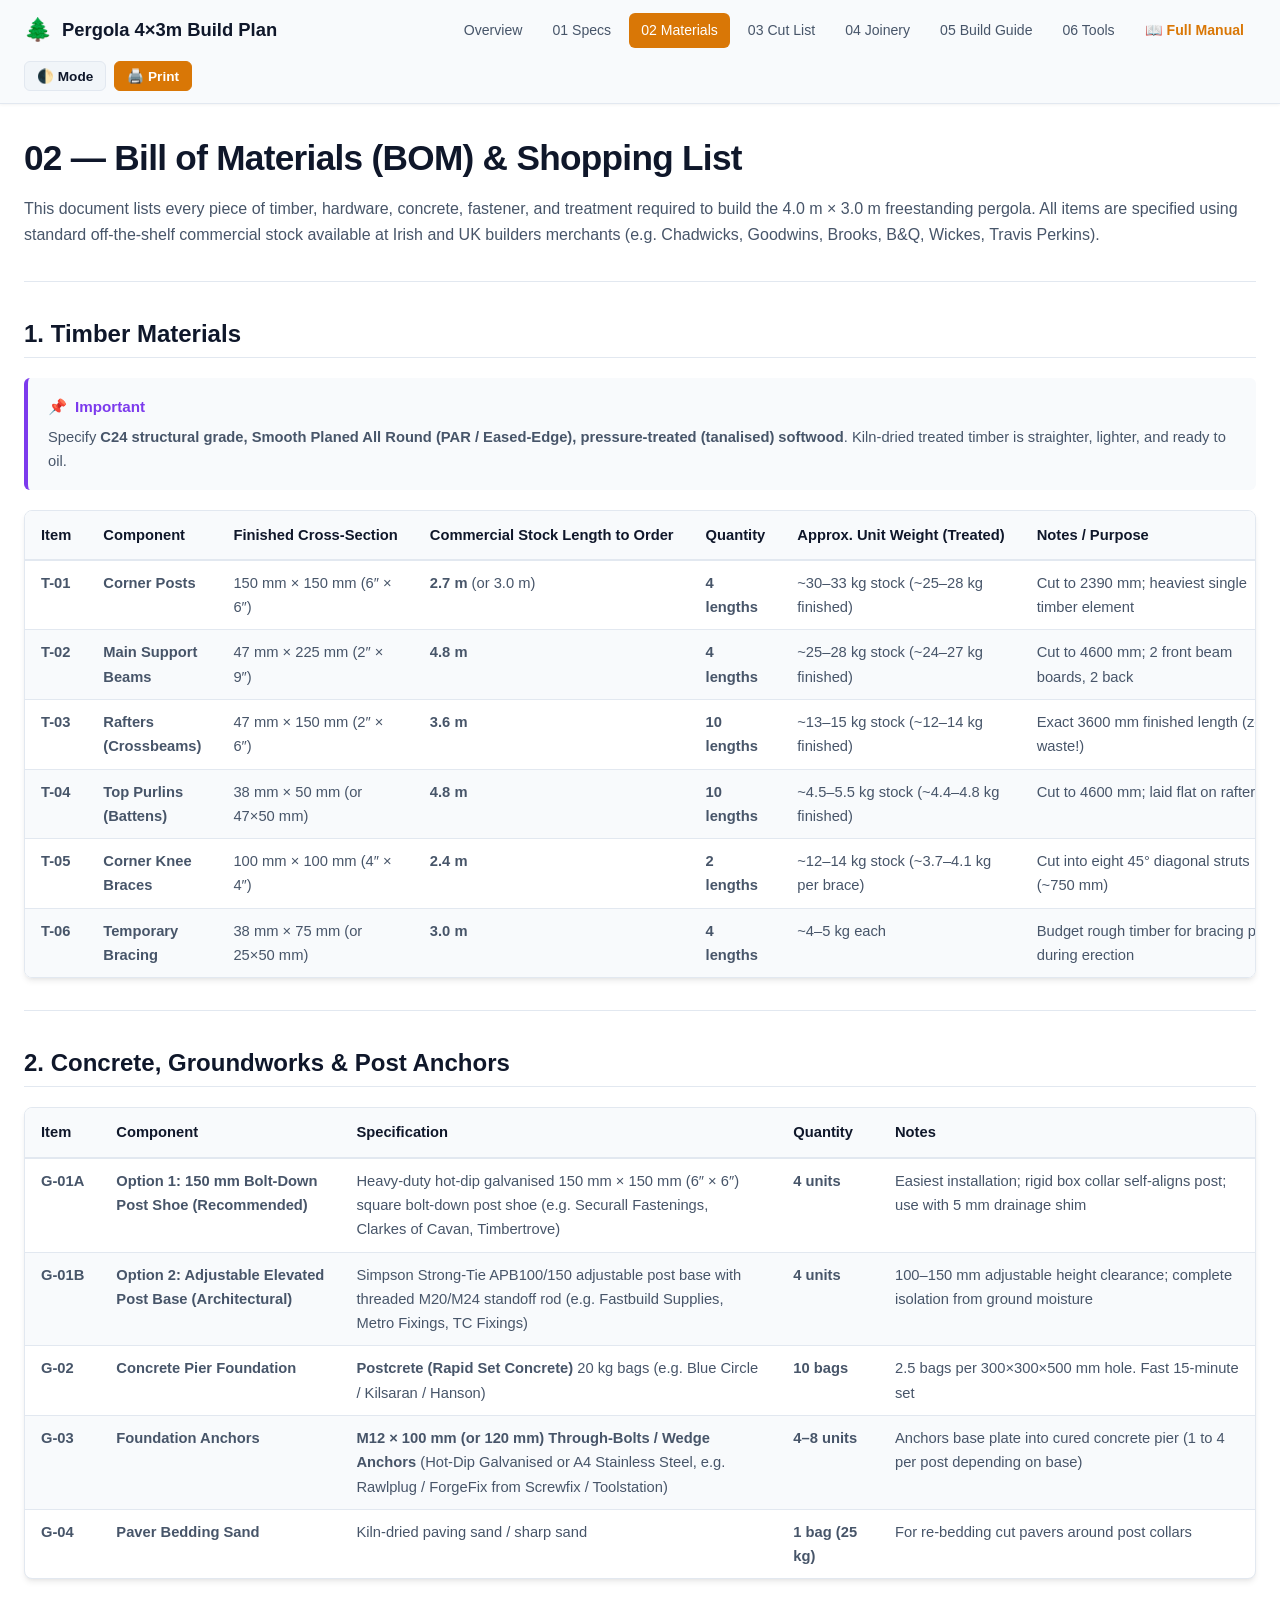
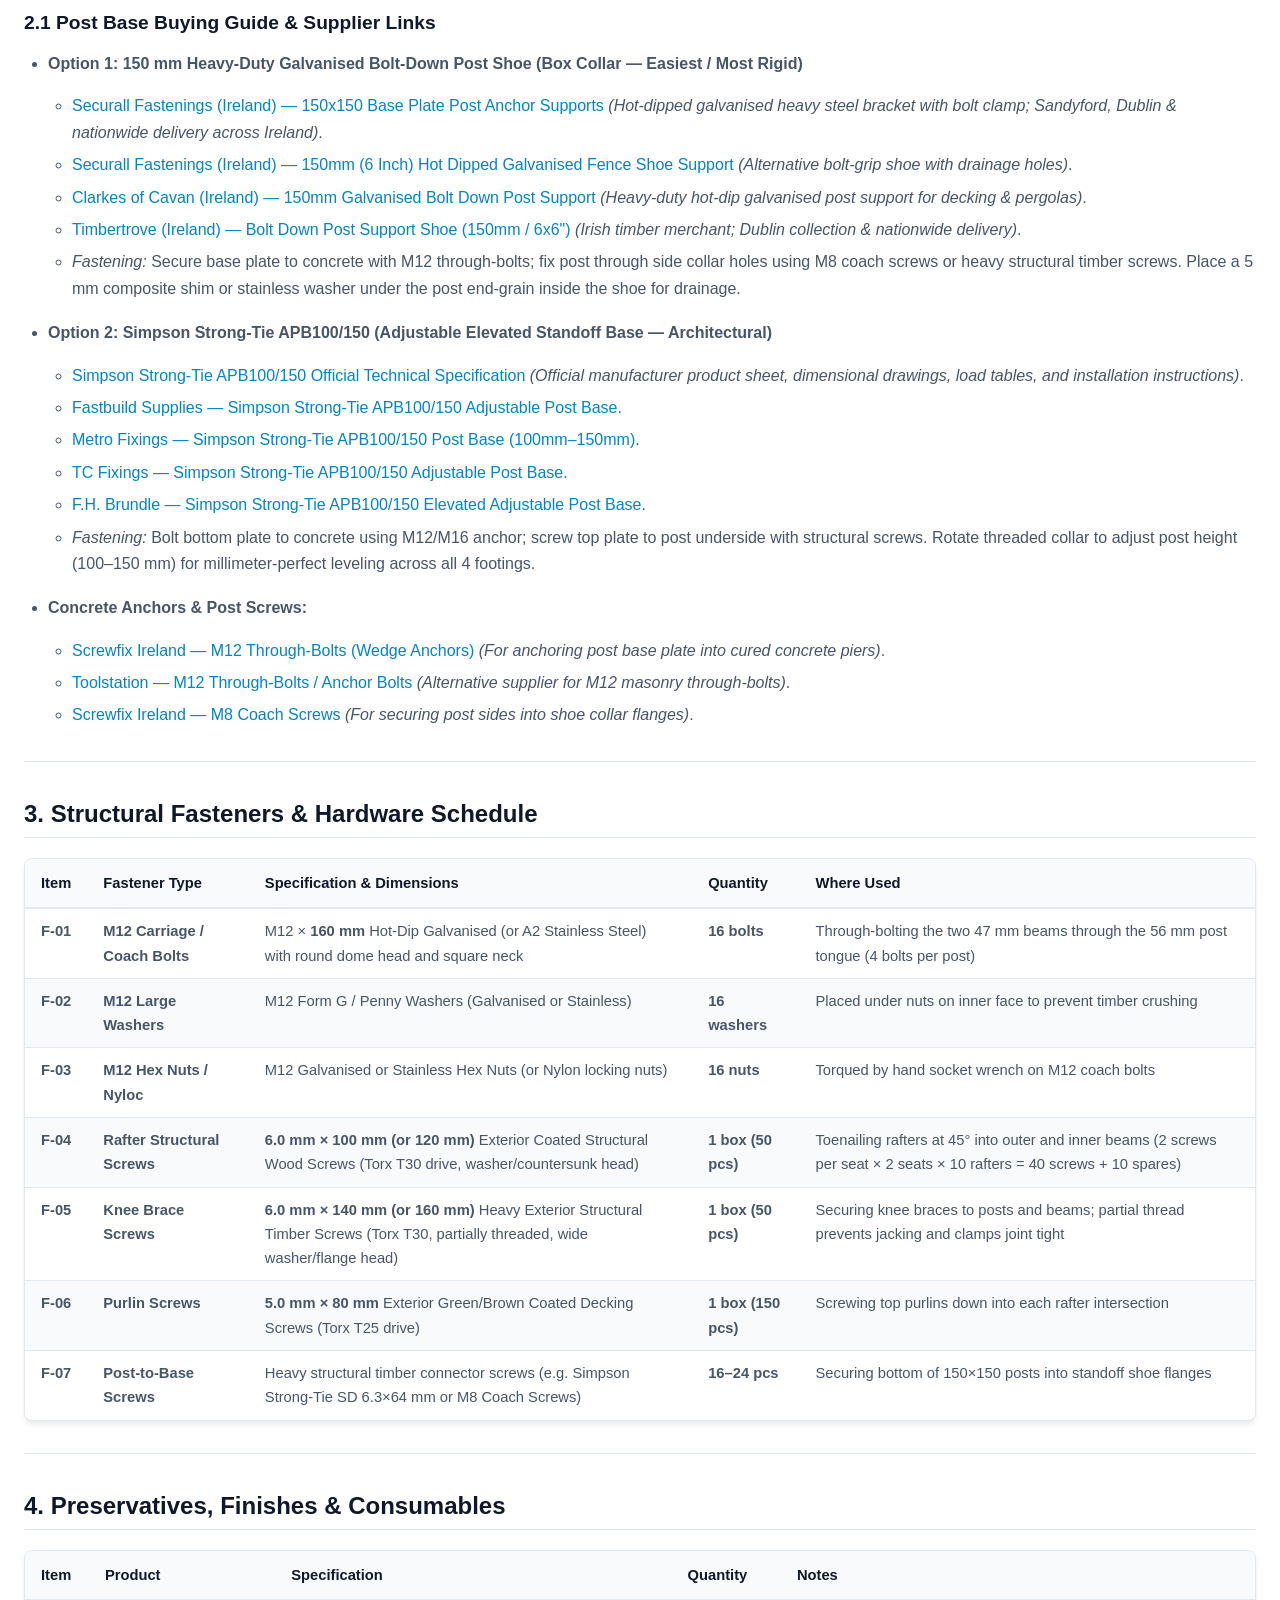
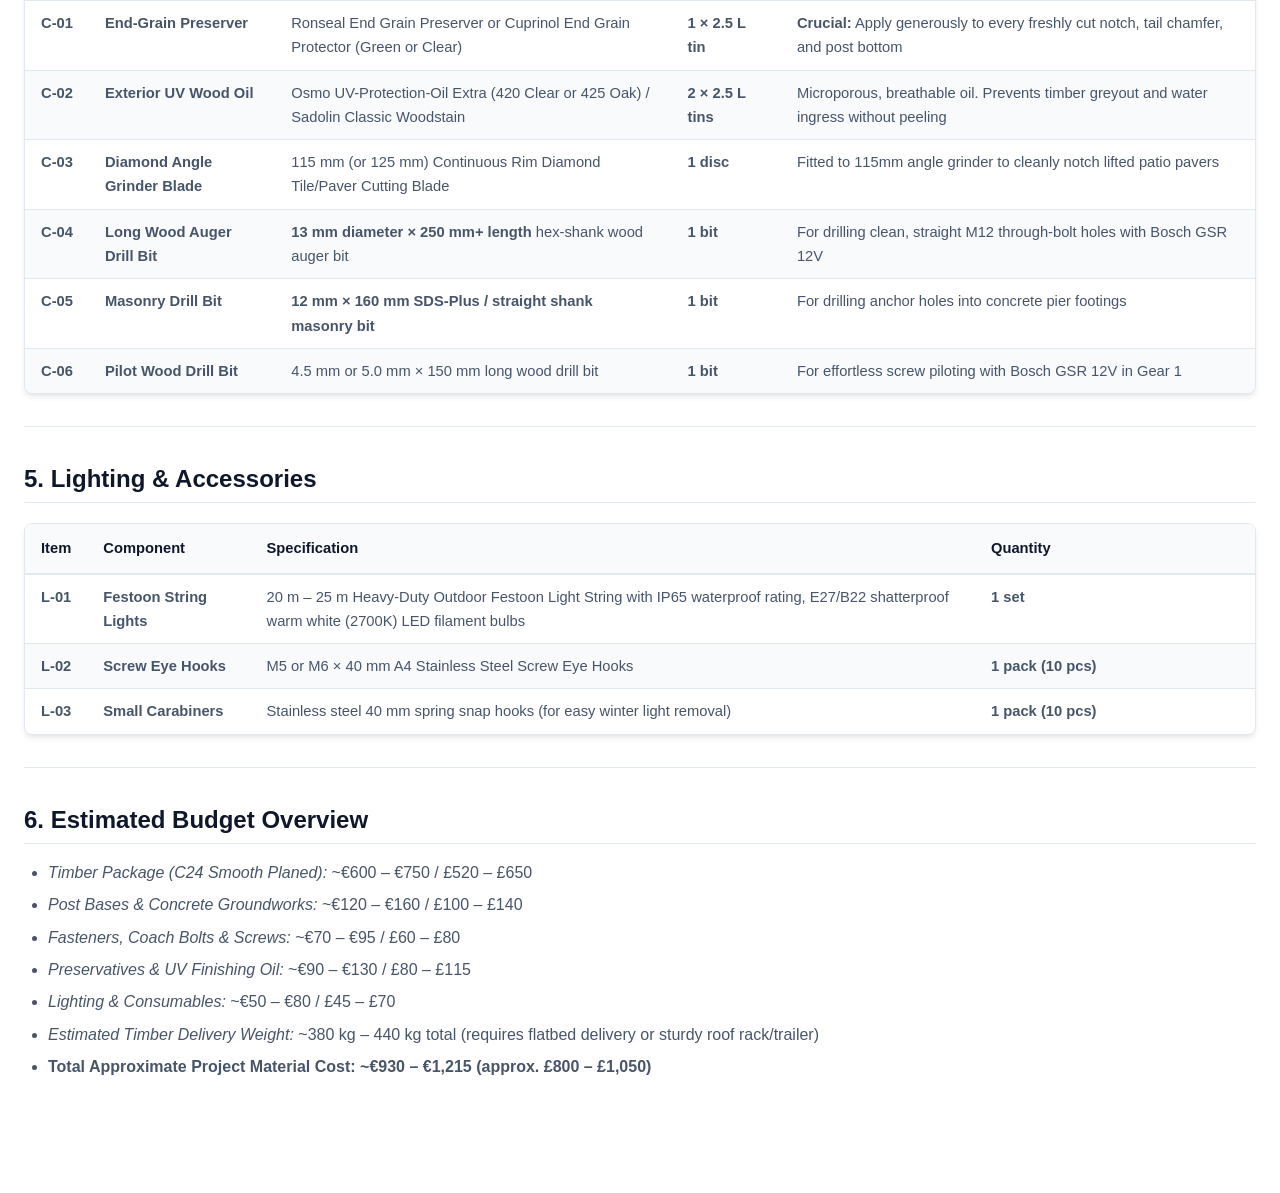
<file: 02_BILL_OF_MATERIALS.html>
<!DOCTYPE html>
<html lang="en">
<head>
  <meta charset="UTF-8">
  <meta name="viewport" content="width=device-width, initial-scale=1.0">
  <title>02 — Bill of Materials (BOM) — Pergola 4x3m</title>
  <link rel="stylesheet" href="css/styles.css">
</head>
<body>
  
<header class="site-header">
  <div class="header-container">
    <a href="index.html" class="logo-area">
      <span class="logo-icon">🌲</span>
      <span>Pergola 4×3m Build Plan</span>
    </a>
    <nav class="nav-links">
      <a href="index.html" class="nav-item">Overview</a>
<a href="01_PROJECT_SPECIFICATIONS.html" class="nav-item">01 Specs</a>
<a href="02_BILL_OF_MATERIALS.html" class="nav-item active">02 Materials</a>
<a href="03_CUT_LIST_AND_TIMBER_OPTIMIZATION.html" class="nav-item">03 Cut List</a>
<a href="04_JOINERY_AND_CONNECTION_DETAILS.html" class="nav-item">04 Joinery</a>
<a href="05_STEP_BY_STEP_BUILD_GUIDE.html" class="nav-item">05 Build Guide</a>
<a href="06_TOOL_AND_SAFETY_CHECKLIST.html" class="nav-item">06 Tools</a>
<a href="complete_build_manual.html" class="nav-item" style="font-weight:700; color:var(--brand);">📖 Full Manual</a>
    </nav>
    <div class="header-actions">
      <button class="btn-action" onclick="toggleTheme()" title="Toggle Dark/Light Mode">🌓 Mode</button>
      <button class="btn-action btn-action-primary" onclick="window.print()" title="Print Current Document">🖨️ Print</button>
    </div>
  </div>
</header>

  <main class="page-container">
    <h1>02 — Bill of Materials (BOM) &amp; Shopping List</h1>
<p>This document lists every piece of timber, hardware, concrete, fastener, and
treatment required to build the 4.0 m × 3.0 m freestanding pergola. All items
are specified using standard off-the-shelf commercial stock available at Irish
and UK builders merchants (e.g. Chadwicks, Goodwins, Brooks, B&amp;Q, Wickes,
Travis Perkins).</p>
<hr />
<h2>1. Timber Materials</h2>
<div class="callout callout-important"><div class="callout-header"><span class="callout-icon">📌</span> Important</div><div class="callout-body"><p>Specify <strong>C24 structural grade, Smooth Planed All Round (PAR / Eased-Edge),
pressure-treated (tanalised) softwood</strong>. Kiln-dried treated timber is
straighter, lighter, and ready to oil.</p></div></div>
<!-- markdownlint-disable MD013 -->
<div class="table-wrapper"><table>
<thead>
<tr>
<th style="text-align:left">Item</th>
<th style="text-align:left">Component</th>
<th style="text-align:left">Finished Cross-Section</th>
<th style="text-align:left">Commercial Stock Length to Order</th>
<th style="text-align:left">Quantity</th>
<th style="text-align:left">Approx. Unit Weight (Treated)</th>
<th style="text-align:left">Notes / Purpose</th>
</tr>
</thead>
<tbody>
<tr>
<td style="text-align:left"><strong>T-01</strong></td>
<td style="text-align:left"><strong>Corner Posts</strong></td>
<td style="text-align:left">150 mm × 150 mm (6″ × 6″)</td>
<td style="text-align:left"><strong>2.7 m</strong> (or 3.0 m)</td>
<td style="text-align:left"><strong>4 lengths</strong></td>
<td style="text-align:left">~30–33 kg stock (~25–28 kg finished)</td>
<td style="text-align:left">Cut to 2390 mm; heaviest single timber element</td>
</tr>
<tr>
<td style="text-align:left"><strong>T-02</strong></td>
<td style="text-align:left"><strong>Main Support Beams</strong></td>
<td style="text-align:left">47 mm × 225 mm (2″ × 9″)</td>
<td style="text-align:left"><strong>4.8 m</strong></td>
<td style="text-align:left"><strong>4 lengths</strong></td>
<td style="text-align:left">~25–28 kg stock (~24–27 kg finished)</td>
<td style="text-align:left">Cut to 4600 mm; 2 front beam boards, 2 back</td>
</tr>
<tr>
<td style="text-align:left"><strong>T-03</strong></td>
<td style="text-align:left"><strong>Rafters (Crossbeams)</strong></td>
<td style="text-align:left">47 mm × 150 mm (2″ × 6″)</td>
<td style="text-align:left"><strong>3.6 m</strong></td>
<td style="text-align:left"><strong>10 lengths</strong></td>
<td style="text-align:left">~13–15 kg stock (~12–14 kg finished)</td>
<td style="text-align:left">Exact 3600 mm finished length (zero waste!)</td>
</tr>
<tr>
<td style="text-align:left"><strong>T-04</strong></td>
<td style="text-align:left"><strong>Top Purlins (Battens)</strong></td>
<td style="text-align:left">38 mm × 50 mm (or 47×50 mm)</td>
<td style="text-align:left"><strong>4.8 m</strong></td>
<td style="text-align:left"><strong>10 lengths</strong></td>
<td style="text-align:left">~4.5–5.5 kg stock (~4.4–4.8 kg finished)</td>
<td style="text-align:left">Cut to 4600 mm; laid flat on rafters</td>
</tr>
<tr>
<td style="text-align:left"><strong>T-05</strong></td>
<td style="text-align:left"><strong>Corner Knee Braces</strong></td>
<td style="text-align:left">100 mm × 100 mm (4″ × 4″)</td>
<td style="text-align:left"><strong>2.4 m</strong></td>
<td style="text-align:left"><strong>2 lengths</strong></td>
<td style="text-align:left">~12–14 kg stock (~3.7–4.1 kg per brace)</td>
<td style="text-align:left">Cut into eight 45° diagonal struts (~750 mm)</td>
</tr>
<tr>
<td style="text-align:left"><strong>T-06</strong></td>
<td style="text-align:left"><strong>Temporary Bracing</strong></td>
<td style="text-align:left">38 mm × 75 mm (or 25×50 mm)</td>
<td style="text-align:left"><strong>3.0 m</strong></td>
<td style="text-align:left"><strong>4 lengths</strong></td>
<td style="text-align:left">~4–5 kg each</td>
<td style="text-align:left">Budget rough timber for bracing posts during erection</td>
</tr>
</tbody>
</table></div>
<!-- markdownlint-enable MD013 -->
<hr />
<h2>2. Concrete, Groundworks &amp; Post Anchors</h2>
<!-- markdownlint-disable MD013 -->
<div class="table-wrapper"><table>
<thead>
<tr>
<th style="text-align:left">Item</th>
<th style="text-align:left">Component</th>
<th style="text-align:left">Specification</th>
<th style="text-align:left">Quantity</th>
<th style="text-align:left">Notes</th>
</tr>
</thead>
<tbody>
<tr>
<td style="text-align:left"><strong>G-01A</strong></td>
<td style="text-align:left"><strong>Option 1: 150 mm Bolt-Down Post Shoe (Recommended)</strong></td>
<td style="text-align:left">Heavy-duty hot-dip galvanised 150 mm × 150 mm (6″ × 6″) square bolt-down post shoe (e.g. Securall Fastenings, Clarkes of Cavan, Timbertrove)</td>
<td style="text-align:left"><strong>4 units</strong></td>
<td style="text-align:left">Easiest installation; rigid box collar self-aligns post; use with 5 mm drainage shim</td>
</tr>
<tr>
<td style="text-align:left"><strong>G-01B</strong></td>
<td style="text-align:left"><strong>Option 2: Adjustable Elevated Post Base (Architectural)</strong></td>
<td style="text-align:left">Simpson Strong-Tie APB100/150 adjustable post base with threaded M20/M24 standoff rod (e.g. Fastbuild Supplies, Metro Fixings, TC Fixings)</td>
<td style="text-align:left"><strong>4 units</strong></td>
<td style="text-align:left">100–150 mm adjustable height clearance; complete isolation from ground moisture</td>
</tr>
<tr>
<td style="text-align:left"><strong>G-02</strong></td>
<td style="text-align:left"><strong>Concrete Pier Foundation</strong></td>
<td style="text-align:left"><strong>Postcrete (Rapid Set Concrete)</strong> 20 kg bags (e.g. Blue Circle / Kilsaran / Hanson)</td>
<td style="text-align:left"><strong>10 bags</strong></td>
<td style="text-align:left">2.5 bags per 300×300×500 mm hole. Fast 15-minute set</td>
</tr>
<tr>
<td style="text-align:left"><strong>G-03</strong></td>
<td style="text-align:left"><strong>Foundation Anchors</strong></td>
<td style="text-align:left"><strong>M12 × 100 mm (or 120 mm) Through-Bolts / Wedge Anchors</strong> (Hot-Dip Galvanised or A4 Stainless Steel, e.g. Rawlplug / ForgeFix from Screwfix / Toolstation)</td>
<td style="text-align:left"><strong>4–8 units</strong></td>
<td style="text-align:left">Anchors base plate into cured concrete pier (1 to 4 per post depending on base)</td>
</tr>
<tr>
<td style="text-align:left"><strong>G-04</strong></td>
<td style="text-align:left"><strong>Paver Bedding Sand</strong></td>
<td style="text-align:left">Kiln-dried paving sand / sharp sand</td>
<td style="text-align:left"><strong>1 bag (25 kg)</strong></td>
<td style="text-align:left">For re-bedding cut pavers around post collars</td>
</tr>
</tbody>
</table></div>
<!-- markdownlint-enable MD013 -->
<!-- markdownlint-disable MD013 -->
<h3>2.1 Post Base Buying Guide &amp; Supplier Links</h3>
<ul>
<li>
<p><strong>Option 1: 150 mm Heavy-Duty Galvanised Bolt-Down Post Shoe (Box Collar — Easiest / Most Rigid)</strong></p>
<ul>
<li><a href="https://www.securallfastenings.ie/products/150x150-base-plate-post-anchor-supports/">Securall Fastenings (Ireland) — 150x150 Base Plate Post Anchor Supports</a> <em>(Hot-dipped galvanised heavy steel bracket with bolt clamp; Sandyford, Dublin &amp; nationwide delivery across Ireland)</em>.</li>
<li><a href="https://www.securallfastenings.ie/products/150mm-6-inch-hot-dipped-galvanised-fence-shoe-support/">Securall Fastenings (Ireland) — 150mm (6 Inch) Hot Dipped Galvanised Fence Shoe Support</a> <em>(Alternative bolt-grip shoe with drainage holes)</em>.</li>
<li><a href="https://clarkesofcavan.ie/products/bolt-down-150mm">Clarkes of Cavan (Ireland) — 150mm Galvanised Bolt Down Post Support</a> <em>(Heavy-duty hot-dip galvanised post support for decking &amp; pergolas)</em>.</li>
<li><a href="https://timbertrove.com/products/bolt-down-post-support-shoe">Timbertrove (Ireland) — Bolt Down Post Support Shoe (150mm / 6x6&quot;)</a> <em>(Irish timber merchant; Dublin collection &amp; nationwide delivery)</em>.</li>
<li><em>Fastening:</em> Secure base plate to concrete with M12 through-bolts; fix post through side collar holes using M8 coach screws or heavy structural timber screws. Place a 5 mm composite shim or stainless washer under the post end-grain inside the shoe for drainage.</li>
</ul>
</li>
<li>
<p><strong>Option 2: Simpson Strong-Tie APB100/150 (Adjustable Elevated Standoff Base — Architectural)</strong></p>
<ul>
<li><a href="https://www.strongtie.co.uk/en-UK/products/adjustable-elevated-post-base-apb100150">Simpson Strong-Tie APB100/150 Official Technical Specification</a> <em>(Official manufacturer product sheet, dimensional drawings, load tables, and installation instructions)</em>.</li>
<li><a href="https://www.fastbuildsupplies.co.uk/20472-apb100-150-adjustable-post-base">Fastbuild Supplies — Simpson Strong-Tie APB100/150 Adjustable Post Base</a>.</li>
<li><a href="https://www.metrofixings.co.uk/product/simpson-strong-tie-apb100150-100mm-150mm/18766">Metro Fixings — Simpson Strong-Tie APB100/150 Post Base (100mm–150mm)</a>.</li>
<li><a href="https://www.tcfixings.co.uk/product/simpson-strong-tie-apb100150-adjustable-post-base/12824">TC Fixings — Simpson Strong-Tie APB100/150 Adjustable Post Base</a>.</li>
<li><a href="https://www.fhbrundle.co.uk/products/75APB100150__Elevated_Adjustable_Post_Base_Galvanised_For_100&amp;200mm_Posts_-_Simpson_Strong-Tie">F.H. Brundle — Simpson Strong-Tie APB100/150 Elevated Adjustable Post Base</a>.</li>
<li><em>Fastening:</em> Bolt bottom plate to concrete using M12/M16 anchor; screw top plate to post underside with structural screws. Rotate threaded collar to adjust post height (100–150 mm) for millimeter-perfect leveling across all 4 footings.</li>
</ul>
</li>
<li>
<p><strong>Concrete Anchors &amp; Post Screws:</strong></p>
<ul>
<li><a href="https://www.screwfix.ie/c/screws-nails-fixings/through-bolts/cat840020">Screwfix Ireland — M12 Through-Bolts (Wedge Anchors)</a> <em>(For anchoring post base plate into cured concrete piers)</em>.</li>
<li><a href="https://www.toolstation.com/ff-through-bolt/p71910">Toolstation — M12 Through-Bolts / Anchor Bolts</a> <em>(Alternative supplier for M12 masonry through-bolts)</em>.</li>
<li><a href="https://www.screwfix.ie/c/screws-nails-fixings/coach-screws/cat840476">Screwfix Ireland — M8 Coach Screws</a> <em>(For securing post sides into shoe collar flanges)</em>.</li>
</ul>
</li>
</ul>
<!-- markdownlint-enable MD013 -->
<hr />
<h2>3. Structural Fasteners &amp; Hardware Schedule</h2>
<!-- markdownlint-disable MD013 -->
<div class="table-wrapper"><table>
<thead>
<tr>
<th style="text-align:left">Item</th>
<th style="text-align:left">Fastener Type</th>
<th style="text-align:left">Specification &amp; Dimensions</th>
<th style="text-align:left">Quantity</th>
<th style="text-align:left">Where Used</th>
</tr>
</thead>
<tbody>
<tr>
<td style="text-align:left"><strong>F-01</strong></td>
<td style="text-align:left"><strong>M12 Carriage / Coach Bolts</strong></td>
<td style="text-align:left">M12 × <strong>160 mm</strong> Hot-Dip Galvanised (or A2 Stainless Steel) with round dome head and square neck</td>
<td style="text-align:left"><strong>16 bolts</strong></td>
<td style="text-align:left">Through-bolting the two 47 mm beams through the 56 mm post tongue (4 bolts per post)</td>
</tr>
<tr>
<td style="text-align:left"><strong>F-02</strong></td>
<td style="text-align:left"><strong>M12 Large Washers</strong></td>
<td style="text-align:left">M12 Form G / Penny Washers (Galvanised or Stainless)</td>
<td style="text-align:left"><strong>16 washers</strong></td>
<td style="text-align:left">Placed under nuts on inner face to prevent timber crushing</td>
</tr>
<tr>
<td style="text-align:left"><strong>F-03</strong></td>
<td style="text-align:left"><strong>M12 Hex Nuts / Nyloc</strong></td>
<td style="text-align:left">M12 Galvanised or Stainless Hex Nuts (or Nylon locking nuts)</td>
<td style="text-align:left"><strong>16 nuts</strong></td>
<td style="text-align:left">Torqued by hand socket wrench on M12 coach bolts</td>
</tr>
<tr>
<td style="text-align:left"><strong>F-04</strong></td>
<td style="text-align:left"><strong>Rafter Structural Screws</strong></td>
<td style="text-align:left"><strong>6.0 mm × 100 mm (or 120 mm)</strong> Exterior Coated Structural Wood Screws (Torx T30 drive, washer/countersunk head)</td>
<td style="text-align:left"><strong>1 box (50 pcs)</strong></td>
<td style="text-align:left">Toenailing rafters at 45° into outer and inner beams (2 screws per seat × 2 seats × 10 rafters = 40 screws + 10 spares)</td>
</tr>
<tr>
<td style="text-align:left"><strong>F-05</strong></td>
<td style="text-align:left"><strong>Knee Brace Screws</strong></td>
<td style="text-align:left"><strong>6.0 mm × 140 mm (or 160 mm)</strong> Heavy Exterior Structural Timber Screws (Torx T30, partially threaded, wide washer/flange head)</td>
<td style="text-align:left"><strong>1 box (50 pcs)</strong></td>
<td style="text-align:left">Securing knee braces to posts and beams; partial thread prevents jacking and clamps joint tight</td>
</tr>
<tr>
<td style="text-align:left"><strong>F-06</strong></td>
<td style="text-align:left"><strong>Purlin Screws</strong></td>
<td style="text-align:left"><strong>5.0 mm × 80 mm</strong> Exterior Green/Brown Coated Decking Screws (Torx T25 drive)</td>
<td style="text-align:left"><strong>1 box (150 pcs)</strong></td>
<td style="text-align:left">Screwing top purlins down into each rafter intersection</td>
</tr>
<tr>
<td style="text-align:left"><strong>F-07</strong></td>
<td style="text-align:left"><strong>Post-to-Base Screws</strong></td>
<td style="text-align:left">Heavy structural timber connector screws (e.g. Simpson Strong-Tie SD 6.3×64 mm or M8 Coach Screws)</td>
<td style="text-align:left"><strong>16–24 pcs</strong></td>
<td style="text-align:left">Securing bottom of 150×150 posts into standoff shoe flanges</td>
</tr>
</tbody>
</table></div>
<!-- markdownlint-enable MD013 -->
<hr />
<h2>4. Preservatives, Finishes &amp; Consumables</h2>
<!-- markdownlint-disable MD013 -->
<div class="table-wrapper"><table>
<thead>
<tr>
<th style="text-align:left">Item</th>
<th style="text-align:left">Product</th>
<th style="text-align:left">Specification</th>
<th style="text-align:left">Quantity</th>
<th style="text-align:left">Notes</th>
</tr>
</thead>
<tbody>
<tr>
<td style="text-align:left"><strong>C-01</strong></td>
<td style="text-align:left"><strong>End-Grain Preserver</strong></td>
<td style="text-align:left">Ronseal End Grain Preserver or Cuprinol End Grain Protector (Green or Clear)</td>
<td style="text-align:left"><strong>1 × 2.5 L tin</strong></td>
<td style="text-align:left"><strong>Crucial:</strong> Apply generously to every freshly cut notch, tail chamfer, and post bottom</td>
</tr>
<tr>
<td style="text-align:left"><strong>C-02</strong></td>
<td style="text-align:left"><strong>Exterior UV Wood Oil</strong></td>
<td style="text-align:left">Osmo UV-Protection-Oil Extra (420 Clear or 425 Oak) / Sadolin Classic Woodstain</td>
<td style="text-align:left"><strong>2 × 2.5 L tins</strong></td>
<td style="text-align:left">Microporous, breathable oil. Prevents timber greyout and water ingress without peeling</td>
</tr>
<tr>
<td style="text-align:left"><strong>C-03</strong></td>
<td style="text-align:left"><strong>Diamond Angle Grinder Blade</strong></td>
<td style="text-align:left">115 mm (or 125 mm) Continuous Rim Diamond Tile/Paver Cutting Blade</td>
<td style="text-align:left"><strong>1 disc</strong></td>
<td style="text-align:left">Fitted to 115mm angle grinder to cleanly notch lifted patio pavers</td>
</tr>
<tr>
<td style="text-align:left"><strong>C-04</strong></td>
<td style="text-align:left"><strong>Long Wood Auger Drill Bit</strong></td>
<td style="text-align:left"><strong>13 mm diameter × 250 mm+ length</strong> hex-shank wood auger bit</td>
<td style="text-align:left"><strong>1 bit</strong></td>
<td style="text-align:left">For drilling clean, straight M12 through-bolt holes with Bosch GSR 12V</td>
</tr>
<tr>
<td style="text-align:left"><strong>C-05</strong></td>
<td style="text-align:left"><strong>Masonry Drill Bit</strong></td>
<td style="text-align:left"><strong>12 mm × 160 mm SDS-Plus / straight shank masonry bit</strong></td>
<td style="text-align:left"><strong>1 bit</strong></td>
<td style="text-align:left">For drilling anchor holes into concrete pier footings</td>
</tr>
<tr>
<td style="text-align:left"><strong>C-06</strong></td>
<td style="text-align:left"><strong>Pilot Wood Drill Bit</strong></td>
<td style="text-align:left">4.5 mm or 5.0 mm × 150 mm long wood drill bit</td>
<td style="text-align:left"><strong>1 bit</strong></td>
<td style="text-align:left">For effortless screw piloting with Bosch GSR 12V in Gear 1</td>
</tr>
</tbody>
</table></div>
<!-- markdownlint-enable MD013 -->
<hr />
<h2>5. Lighting &amp; Accessories</h2>
<!-- markdownlint-disable MD013 -->
<div class="table-wrapper"><table>
<thead>
<tr>
<th style="text-align:left">Item</th>
<th style="text-align:left">Component</th>
<th style="text-align:left">Specification</th>
<th style="text-align:left">Quantity</th>
</tr>
</thead>
<tbody>
<tr>
<td style="text-align:left"><strong>L-01</strong></td>
<td style="text-align:left"><strong>Festoon String Lights</strong></td>
<td style="text-align:left">20 m – 25 m Heavy-Duty Outdoor Festoon Light String with IP65 waterproof rating, E27/B22 shatterproof warm white (2700K) LED filament bulbs</td>
<td style="text-align:left"><strong>1 set</strong></td>
</tr>
<tr>
<td style="text-align:left"><strong>L-02</strong></td>
<td style="text-align:left"><strong>Screw Eye Hooks</strong></td>
<td style="text-align:left">M5 or M6 × 40 mm A4 Stainless Steel Screw Eye Hooks</td>
<td style="text-align:left"><strong>1 pack (10 pcs)</strong></td>
</tr>
<tr>
<td style="text-align:left"><strong>L-03</strong></td>
<td style="text-align:left"><strong>Small Carabiners</strong></td>
<td style="text-align:left">Stainless steel 40 mm spring snap hooks (for easy winter light removal)</td>
<td style="text-align:left"><strong>1 pack (10 pcs)</strong></td>
</tr>
</tbody>
</table></div>
<!-- markdownlint-enable MD013 -->
<hr />
<h2>6. Estimated Budget Overview</h2>
<ul>
<li><em>Timber Package (C24 Smooth Planed):</em> ~€600 – €750 / £520 – £650</li>
<li><em>Post Bases &amp; Concrete Groundworks:</em> ~€120 – €160 / £100 – £140</li>
<li><em>Fasteners, Coach Bolts &amp; Screws:</em> ~€70 – €95 / £60 – £80</li>
<li><em>Preservatives &amp; UV Finishing Oil:</em> ~€90 – €130 / £80 – £115</li>
<li><em>Lighting &amp; Consumables:</em> ~€50 – €80 / £45 – £70</li>
<li><em>Estimated Timber Delivery Weight:</em> ~380 kg – 440 kg total (requires flatbed delivery or sturdy roof rack/trailer)</li>
<li><strong>Total Approximate Project Material Cost:</strong> <strong>~€930 – €1,215 (approx. £800 – £1,050)</strong></li>
</ul>

  </main>
  
<script>
  function initTheme() {
    const saved = localStorage.getItem('pergola-theme');
    if (saved) {
      document.documentElement.setAttribute('data-theme', saved);
    } else if (window.matchMedia && window.matchMedia('(prefers-color-scheme: dark)').matches) {
      document.documentElement.setAttribute('data-theme', 'dark');
    }
  }
  function toggleTheme() {
    const current = document.documentElement.getAttribute('data-theme');
    const target = current === 'dark' ? 'light' : 'dark';
    document.documentElement.setAttribute('data-theme', target);
    localStorage.setItem('pergola-theme', target);
  }
  initTheme();
</script>

</body>
</html>
</file>
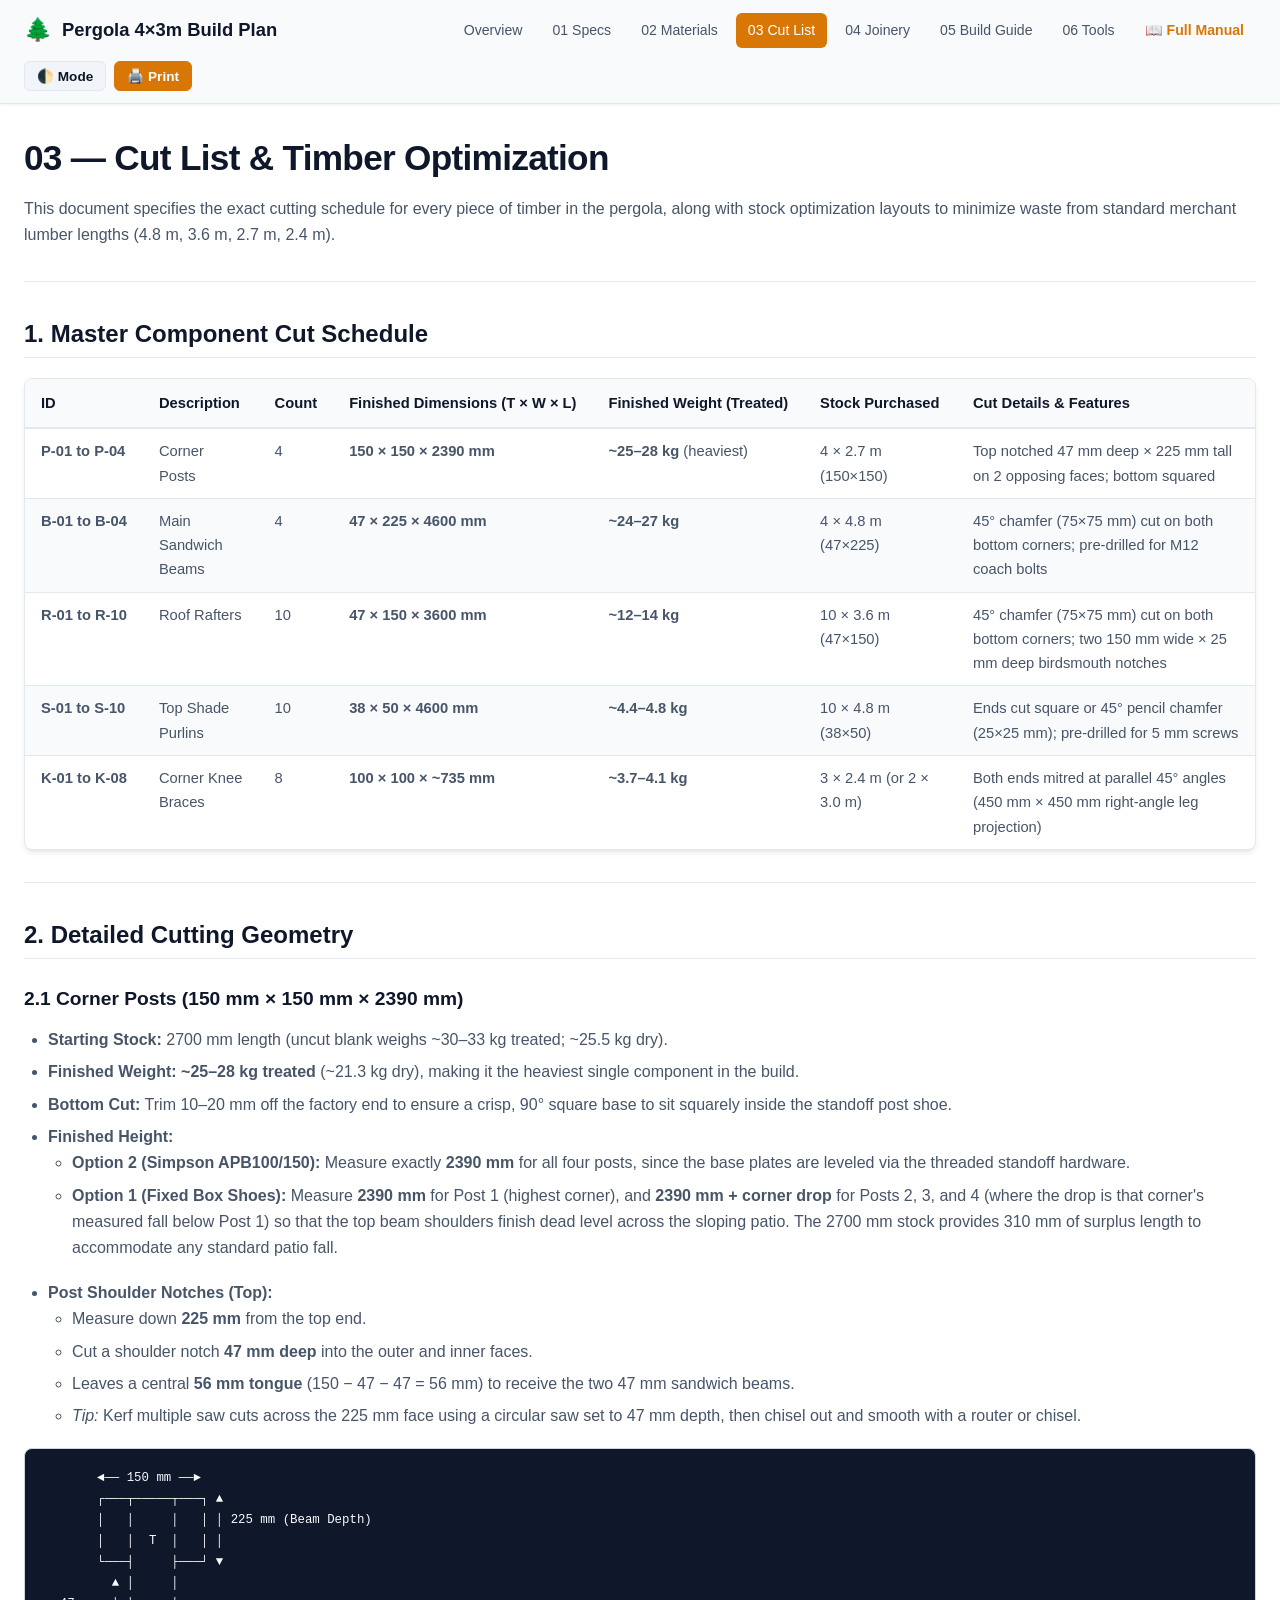
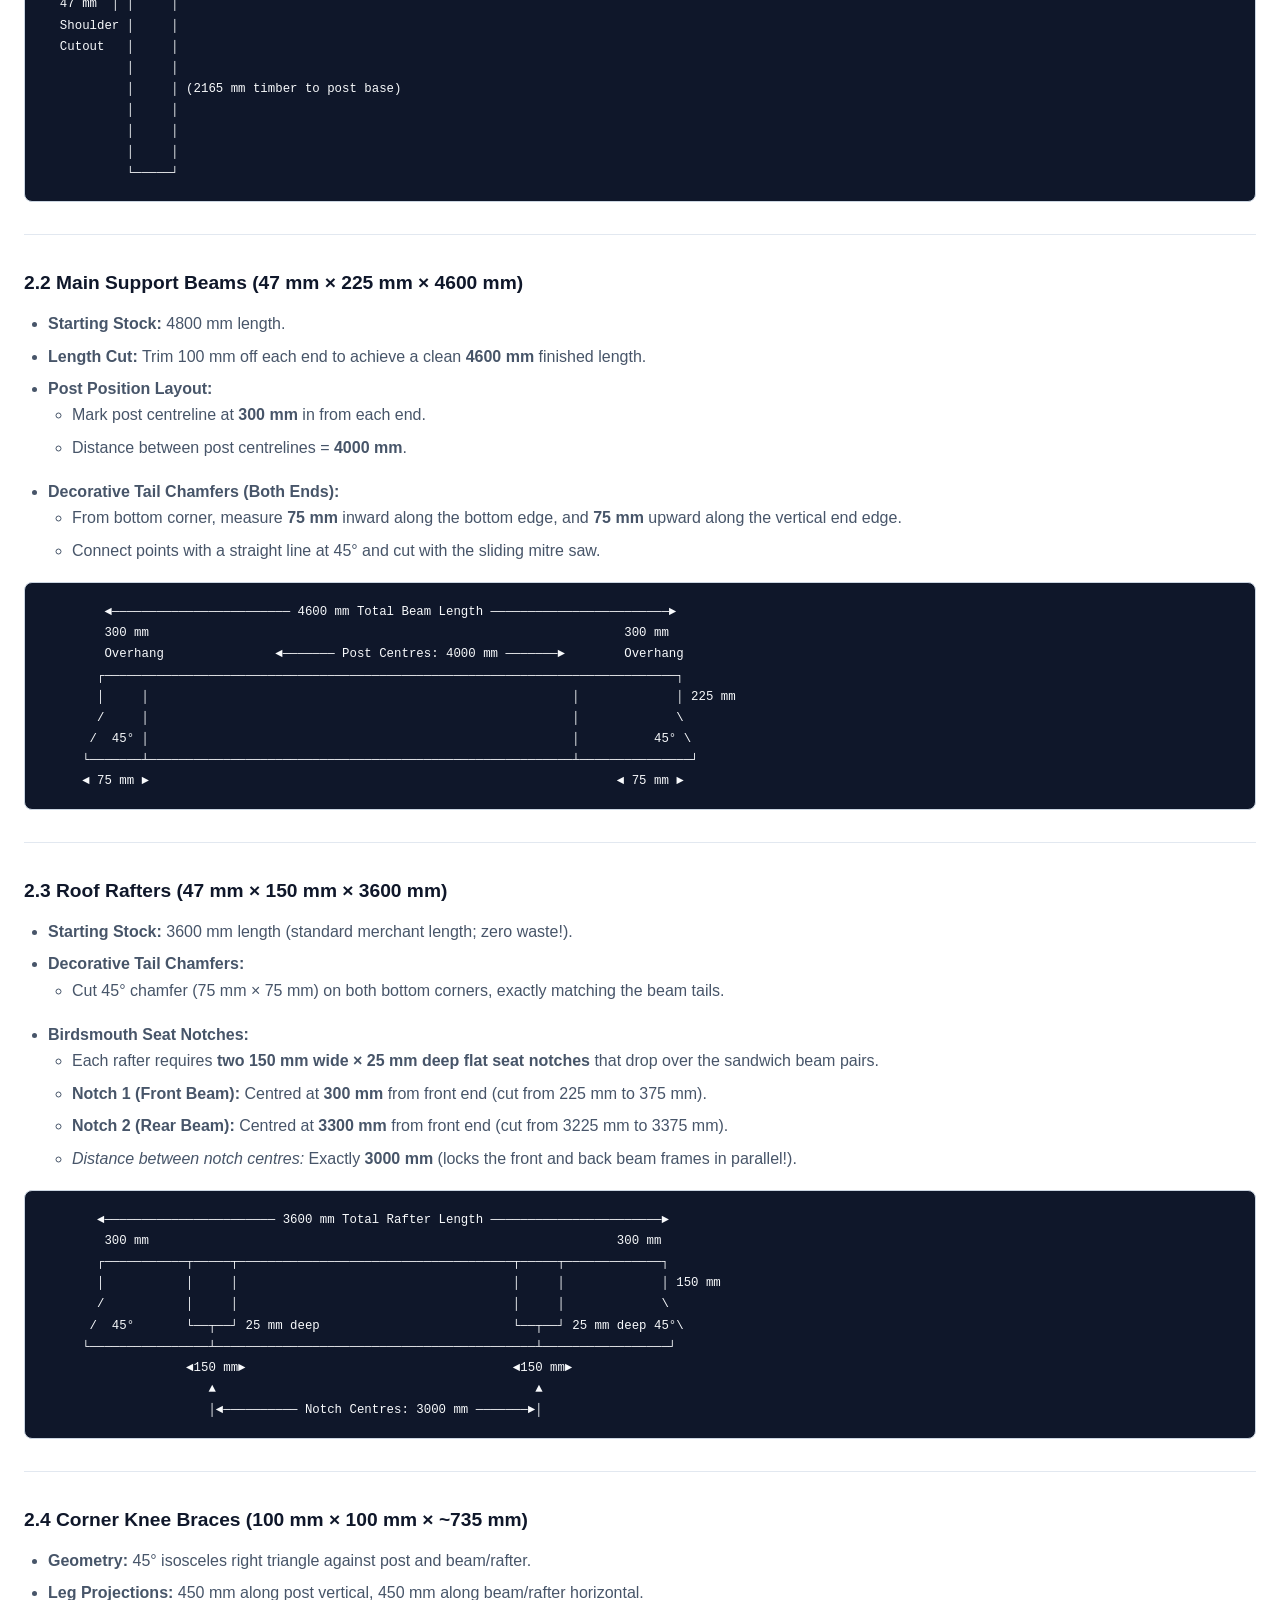
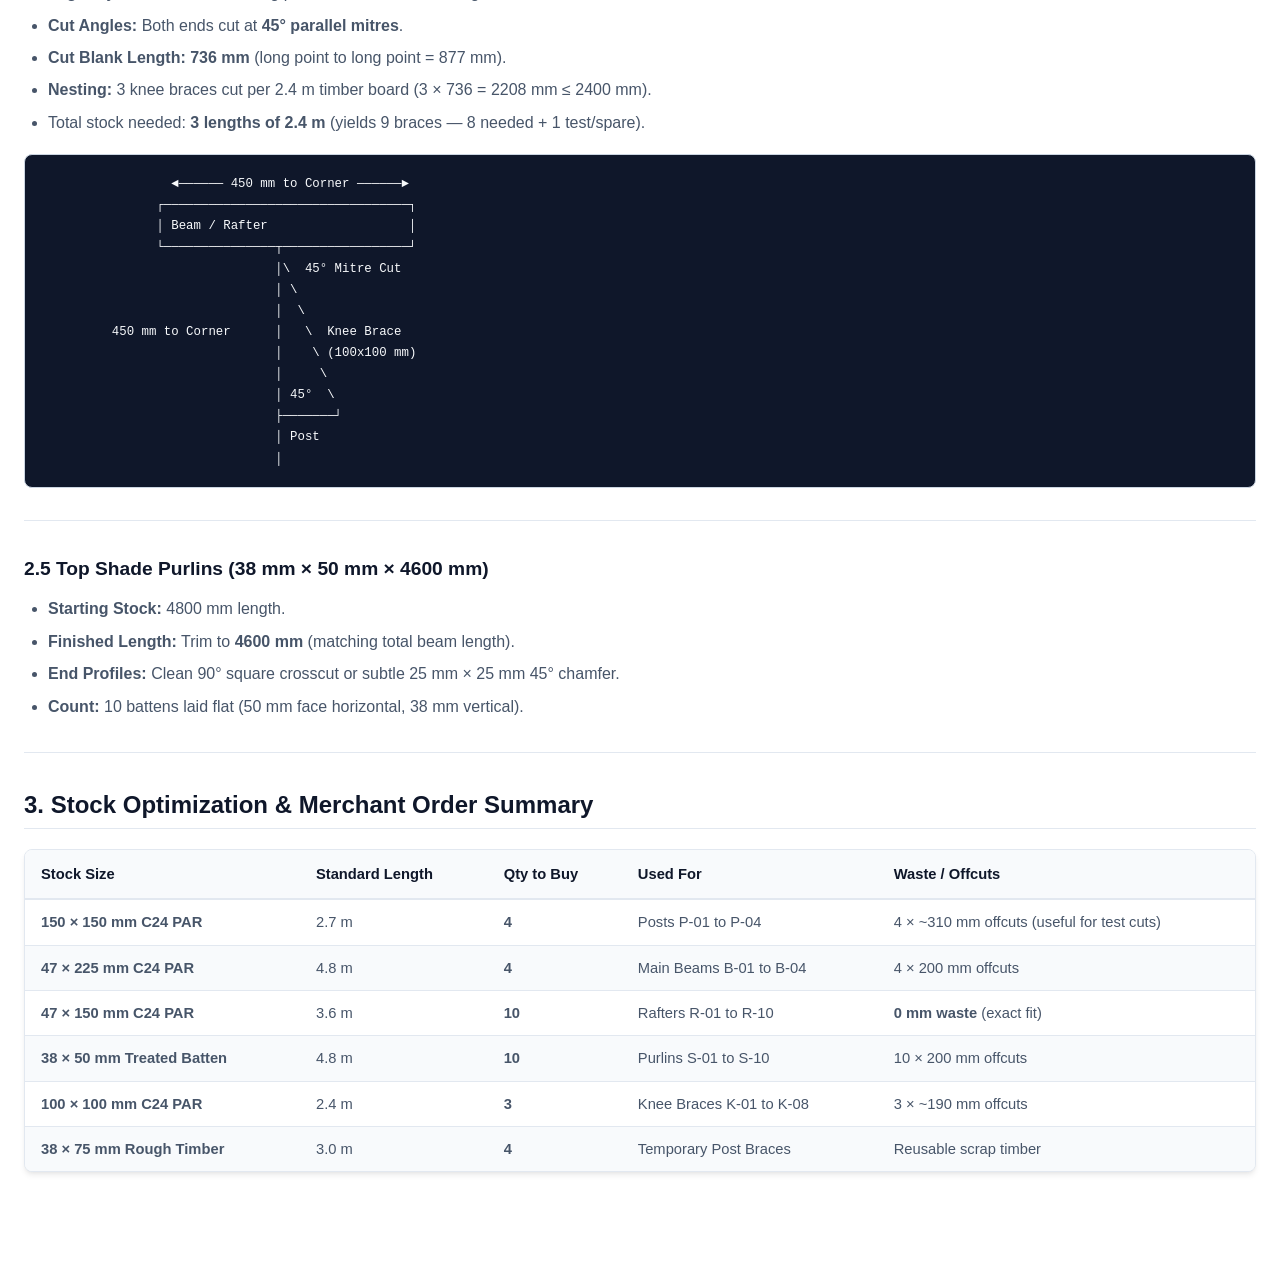
<file: 03_CUT_LIST_AND_TIMBER_OPTIMIZATION.html>
<!DOCTYPE html>
<html lang="en">
<head>
  <meta charset="UTF-8">
  <meta name="viewport" content="width=device-width, initial-scale=1.0">
  <title>03 — Cut List & Timber Optimization — Pergola 4x3m</title>
  <link rel="stylesheet" href="css/styles.css">
</head>
<body>
  
<header class="site-header">
  <div class="header-container">
    <a href="index.html" class="logo-area">
      <span class="logo-icon">🌲</span>
      <span>Pergola 4×3m Build Plan</span>
    </a>
    <nav class="nav-links">
      <a href="index.html" class="nav-item">Overview</a>
<a href="01_PROJECT_SPECIFICATIONS.html" class="nav-item">01 Specs</a>
<a href="02_BILL_OF_MATERIALS.html" class="nav-item">02 Materials</a>
<a href="03_CUT_LIST_AND_TIMBER_OPTIMIZATION.html" class="nav-item active">03 Cut List</a>
<a href="04_JOINERY_AND_CONNECTION_DETAILS.html" class="nav-item">04 Joinery</a>
<a href="05_STEP_BY_STEP_BUILD_GUIDE.html" class="nav-item">05 Build Guide</a>
<a href="06_TOOL_AND_SAFETY_CHECKLIST.html" class="nav-item">06 Tools</a>
<a href="complete_build_manual.html" class="nav-item" style="font-weight:700; color:var(--brand);">📖 Full Manual</a>
    </nav>
    <div class="header-actions">
      <button class="btn-action" onclick="toggleTheme()" title="Toggle Dark/Light Mode">🌓 Mode</button>
      <button class="btn-action btn-action-primary" onclick="window.print()" title="Print Current Document">🖨️ Print</button>
    </div>
  </div>
</header>

  <main class="page-container">
    <h1>03 — Cut List &amp; Timber Optimization</h1>
<p>This document specifies the exact cutting schedule for every piece of timber in
the pergola, along with stock optimization layouts to minimize waste from
standard merchant lumber lengths (4.8 m, 3.6 m, 2.7 m, 2.4 m).</p>
<hr />
<h2>1. Master Component Cut Schedule</h2>
<!-- markdownlint-disable MD013 -->
<div class="table-wrapper"><table>
<thead>
<tr>
<th style="text-align:left">ID</th>
<th style="text-align:left">Description</th>
<th style="text-align:left">Count</th>
<th style="text-align:left">Finished Dimensions (T × W × L)</th>
<th style="text-align:left">Finished Weight (Treated)</th>
<th style="text-align:left">Stock Purchased</th>
<th style="text-align:left">Cut Details &amp; Features</th>
</tr>
</thead>
<tbody>
<tr>
<td style="text-align:left"><strong>P-01 to P-04</strong></td>
<td style="text-align:left">Corner Posts</td>
<td style="text-align:left">4</td>
<td style="text-align:left"><strong>150 × 150 × 2390 mm</strong></td>
<td style="text-align:left"><strong>~25–28 kg</strong> (heaviest)</td>
<td style="text-align:left">4 × 2.7 m (150×150)</td>
<td style="text-align:left">Top notched 47 mm deep × 225 mm tall on 2 opposing faces; bottom squared</td>
</tr>
<tr>
<td style="text-align:left"><strong>B-01 to B-04</strong></td>
<td style="text-align:left">Main Sandwich Beams</td>
<td style="text-align:left">4</td>
<td style="text-align:left"><strong>47 × 225 × 4600 mm</strong></td>
<td style="text-align:left"><strong>~24–27 kg</strong></td>
<td style="text-align:left">4 × 4.8 m (47×225)</td>
<td style="text-align:left">45° chamfer (75×75 mm) cut on both bottom corners; pre-drilled for M12 coach bolts</td>
</tr>
<tr>
<td style="text-align:left"><strong>R-01 to R-10</strong></td>
<td style="text-align:left">Roof Rafters</td>
<td style="text-align:left">10</td>
<td style="text-align:left"><strong>47 × 150 × 3600 mm</strong></td>
<td style="text-align:left"><strong>~12–14 kg</strong></td>
<td style="text-align:left">10 × 3.6 m (47×150)</td>
<td style="text-align:left">45° chamfer (75×75 mm) cut on both bottom corners; two 150 mm wide × 25 mm deep birdsmouth notches</td>
</tr>
<tr>
<td style="text-align:left"><strong>S-01 to S-10</strong></td>
<td style="text-align:left">Top Shade Purlins</td>
<td style="text-align:left">10</td>
<td style="text-align:left"><strong>38 × 50 × 4600 mm</strong></td>
<td style="text-align:left"><strong>~4.4–4.8 kg</strong></td>
<td style="text-align:left">10 × 4.8 m (38×50)</td>
<td style="text-align:left">Ends cut square or 45° pencil chamfer (25×25 mm); pre-drilled for 5 mm screws</td>
</tr>
<tr>
<td style="text-align:left"><strong>K-01 to K-08</strong></td>
<td style="text-align:left">Corner Knee Braces</td>
<td style="text-align:left">8</td>
<td style="text-align:left"><strong>100 × 100 × ~735 mm</strong></td>
<td style="text-align:left"><strong>~3.7–4.1 kg</strong></td>
<td style="text-align:left">3 × 2.4 m (or 2 × 3.0 m)</td>
<td style="text-align:left">Both ends mitred at parallel 45° angles (450 mm × 450 mm right-angle leg projection)</td>
</tr>
</tbody>
</table></div>
<!-- markdownlint-enable MD013 -->
<hr />
<h2>2. Detailed Cutting Geometry</h2>
<h3>2.1 Corner Posts (150 mm × 150 mm × 2390 mm)</h3>
<ul>
<li><strong>Starting Stock:</strong> 2700 mm length (uncut blank weighs ~30–33 kg treated; ~25.5 kg dry).</li>
<li><strong>Finished Weight:</strong> <strong>~25–28 kg treated</strong> (~21.3 kg dry), making it the heaviest single component in the build.</li>
<li><strong>Bottom Cut:</strong> Trim 10–20 mm off the factory end to ensure a crisp, 90° square base to sit squarely inside the standoff post shoe.</li>
<li><strong>Finished Height:</strong>
<ul>
<li><strong>Option 2 (Simpson APB100/150):</strong> Measure exactly <strong>2390 mm</strong> for all four
posts, since the base plates are leveled via the threaded standoff hardware.</li>
<li><strong>Option 1 (Fixed Box Shoes):</strong> Measure <strong>2390 mm</strong> for Post 1 (highest corner),
and <strong>2390 mm + corner drop</strong> for Posts 2, 3, and 4 (where the drop is that
corner's measured fall below Post 1) so that the top beam shoulders finish dead
level across the sloping patio. The 2700 mm stock provides 310 mm of surplus
length to accommodate any standard patio fall.</li>
</ul>
</li>
<li><strong>Post Shoulder Notches (Top):</strong>
<ul>
<li>Measure down <strong>225 mm</strong> from the top end.</li>
<li>Cut a shoulder notch <strong>47 mm deep</strong> into the outer and inner faces.</li>
<li>Leaves a central <strong>56 mm tongue</strong> (150 − 47 − 47 = 56 mm) to receive
the two 47 mm sandwich beams.</li>
<li><em>Tip:</em> Kerf multiple saw cuts across the 225 mm face using a circular saw set to 47 mm depth, then chisel out and smooth with a router or chisel.</li>
</ul>
</li>
</ul>
<pre><code class="language-text">       ◄── 150 mm ──►
       ┌───┬─────┬───┐ ▲
       │   │     │   │ │ 225 mm (Beam Depth)
       │   │  T  │   │ │
       └───┤     ├───┘ ▼
         ▲ │     │
  47 mm  │ │     │
  Shoulder │     │
  Cutout   │     │
           │     │
           │     │ (2165 mm timber to post base)
           │     │
           │     │
           │     │
           └─────┘
</code></pre>
<hr />
<h3>2.2 Main Support Beams (47 mm × 225 mm × 4600 mm)</h3>
<ul>
<li><strong>Starting Stock:</strong> 4800 mm length.</li>
<li><strong>Length Cut:</strong> Trim 100 mm off each end to achieve a clean <strong>4600 mm</strong> finished length.</li>
<li><strong>Post Position Layout:</strong>
<ul>
<li>Mark post centreline at <strong>300 mm</strong> in from each end.</li>
<li>Distance between post centrelines = <strong>4000 mm</strong>.</li>
</ul>
</li>
<li><strong>Decorative Tail Chamfers (Both Ends):</strong>
<ul>
<li>From bottom corner, measure <strong>75 mm</strong> inward along the bottom edge, and <strong>75 mm</strong> upward along the vertical end edge.</li>
<li>Connect points with a straight line at 45° and cut with the sliding mitre saw.</li>
</ul>
</li>
</ul>
<pre><code class="language-text">        ◄──────────────────────── 4600 mm Total Beam Length ────────────────────────►
        300 mm                                                                300 mm
        Overhang               ◄─────── Post Centres: 4000 mm ───────►        Overhang
       ┌─────────────────────────────────────────────────────────────────────────────┐
       │     │                                                         │             │ 225 mm
       /     │                                                         │             \
      /  45° │                                                         │          45° \
     └───────┴─────────────────────────────────────────────────────────┴───────────────┘
     ◄ 75 mm ►                                                               ◄ 75 mm ►
</code></pre>
<hr />
<h3>2.3 Roof Rafters (47 mm × 150 mm × 3600 mm)</h3>
<ul>
<li><strong>Starting Stock:</strong> 3600 mm length (standard merchant length; zero waste!).</li>
<li><strong>Decorative Tail Chamfers:</strong>
<ul>
<li>Cut 45° chamfer (75 mm × 75 mm) on both bottom corners, exactly matching the beam tails.</li>
</ul>
</li>
<li><strong>Birdsmouth Seat Notches:</strong>
<ul>
<li>Each rafter requires <strong>two 150 mm wide × 25 mm deep flat seat notches</strong> that drop over the sandwich beam pairs.</li>
<li><strong>Notch 1 (Front Beam):</strong> Centred at <strong>300 mm</strong> from front end (cut from 225 mm to 375 mm).</li>
<li><strong>Notch 2 (Rear Beam):</strong> Centred at <strong>3300 mm</strong> from front end (cut from 3225 mm to 3375 mm).</li>
<li><em>Distance between notch centres:</em> Exactly <strong>3000 mm</strong> (locks the front and back beam frames in parallel!).</li>
</ul>
</li>
</ul>
<pre><code class="language-text">       ◄─────────────────────── 3600 mm Total Rafter Length ───────────────────────►
        300 mm                                                               300 mm
       ┌───────────┬─────┬─────────────────────────────────────┬─────┬─────────────┐
       │           │     │                                     │     │             │ 150 mm
       /           │     │                                     │     │             \
      /  45°       └──┬──┘ 25 mm deep                          └──┬──┘ 25 mm deep 45°\
     └────────────────┴───────────────────────────────────────────┴─────────────────┘
                   ◄150 mm►                                    ◄150 mm►
                      ▲                                           ▲
                      │◄────────── Notch Centres: 3000 mm ───────►│
</code></pre>
<hr />
<h3>2.4 Corner Knee Braces (100 mm × 100 mm × ~735 mm)</h3>
<ul>
<li><strong>Geometry:</strong> 45° isosceles right triangle against post and beam/rafter.</li>
<li><strong>Leg Projections:</strong> 450 mm along post vertical, 450 mm along beam/rafter horizontal.</li>
<li><strong>Cut Angles:</strong> Both ends cut at <strong>45° parallel mitres</strong>.</li>
<li><strong>Cut Blank Length:</strong> <strong>736 mm</strong> (long point to long point = 877 mm).</li>
<li><strong>Nesting:</strong> 3 knee braces cut per 2.4 m timber board (3 × 736 = 2208 mm ≤ 2400 mm).</li>
<li>Total stock needed: <strong>3 lengths of 2.4 m</strong> (yields 9 braces — 8 needed + 1 test/spare).</li>
</ul>
<pre><code class="language-text">                 ◄────── 450 mm to Corner ──────►
               ┌─────────────────────────────────┐
               │ Beam / Rafter                   │
               └───────────────┬─────────────────┘
                               │\  45° Mitre Cut
                               │ \
                               │  \
         450 mm to Corner      │   \  Knee Brace
                               │    \ (100x100 mm)
                               │     \
                               │ 45°  \
                               ├───────┘
                               │ Post
                               │
</code></pre>
<hr />
<h3>2.5 Top Shade Purlins (38 mm × 50 mm × 4600 mm)</h3>
<ul>
<li><strong>Starting Stock:</strong> 4800 mm length.</li>
<li><strong>Finished Length:</strong> Trim to <strong>4600 mm</strong> (matching total beam length).</li>
<li><strong>End Profiles:</strong> Clean 90° square crosscut or subtle 25 mm × 25 mm 45° chamfer.</li>
<li><strong>Count:</strong> 10 battens laid flat (50 mm face horizontal, 38 mm vertical).</li>
</ul>
<hr />
<h2>3. Stock Optimization &amp; Merchant Order Summary</h2>
<div class="table-wrapper"><table>
<thead>
<tr>
<th style="text-align:left">Stock Size</th>
<th style="text-align:left">Standard Length</th>
<th style="text-align:left">Qty to Buy</th>
<th style="text-align:left">Used For</th>
<th style="text-align:left">Waste / Offcuts</th>
</tr>
</thead>
<tbody>
<tr>
<td style="text-align:left"><strong>150 × 150 mm C24 PAR</strong></td>
<td style="text-align:left">2.7 m</td>
<td style="text-align:left"><strong>4</strong></td>
<td style="text-align:left">Posts P-01 to P-04</td>
<td style="text-align:left">4 × ~310 mm offcuts (useful for test cuts)</td>
</tr>
<tr>
<td style="text-align:left"><strong>47 × 225 mm C24 PAR</strong></td>
<td style="text-align:left">4.8 m</td>
<td style="text-align:left"><strong>4</strong></td>
<td style="text-align:left">Main Beams B-01 to B-04</td>
<td style="text-align:left">4 × 200 mm offcuts</td>
</tr>
<tr>
<td style="text-align:left"><strong>47 × 150 mm C24 PAR</strong></td>
<td style="text-align:left">3.6 m</td>
<td style="text-align:left"><strong>10</strong></td>
<td style="text-align:left">Rafters R-01 to R-10</td>
<td style="text-align:left"><strong>0 mm waste</strong> (exact fit)</td>
</tr>
<tr>
<td style="text-align:left"><strong>38 × 50 mm Treated Batten</strong></td>
<td style="text-align:left">4.8 m</td>
<td style="text-align:left"><strong>10</strong></td>
<td style="text-align:left">Purlins S-01 to S-10</td>
<td style="text-align:left">10 × 200 mm offcuts</td>
</tr>
<tr>
<td style="text-align:left"><strong>100 × 100 mm C24 PAR</strong></td>
<td style="text-align:left">2.4 m</td>
<td style="text-align:left"><strong>3</strong></td>
<td style="text-align:left">Knee Braces K-01 to K-08</td>
<td style="text-align:left">3 × ~190 mm offcuts</td>
</tr>
<tr>
<td style="text-align:left"><strong>38 × 75 mm Rough Timber</strong></td>
<td style="text-align:left">3.0 m</td>
<td style="text-align:left"><strong>4</strong></td>
<td style="text-align:left">Temporary Post Braces</td>
<td style="text-align:left">Reusable scrap timber</td>
</tr>
</tbody>
</table></div>

  </main>
  
<script>
  function initTheme() {
    const saved = localStorage.getItem('pergola-theme');
    if (saved) {
      document.documentElement.setAttribute('data-theme', saved);
    } else if (window.matchMedia && window.matchMedia('(prefers-color-scheme: dark)').matches) {
      document.documentElement.setAttribute('data-theme', 'dark');
    }
  }
  function toggleTheme() {
    const current = document.documentElement.getAttribute('data-theme');
    const target = current === 'dark' ? 'light' : 'dark';
    document.documentElement.setAttribute('data-theme', target);
    localStorage.setItem('pergola-theme', target);
  }
  initTheme();
</script>

</body>
</html>
</file>
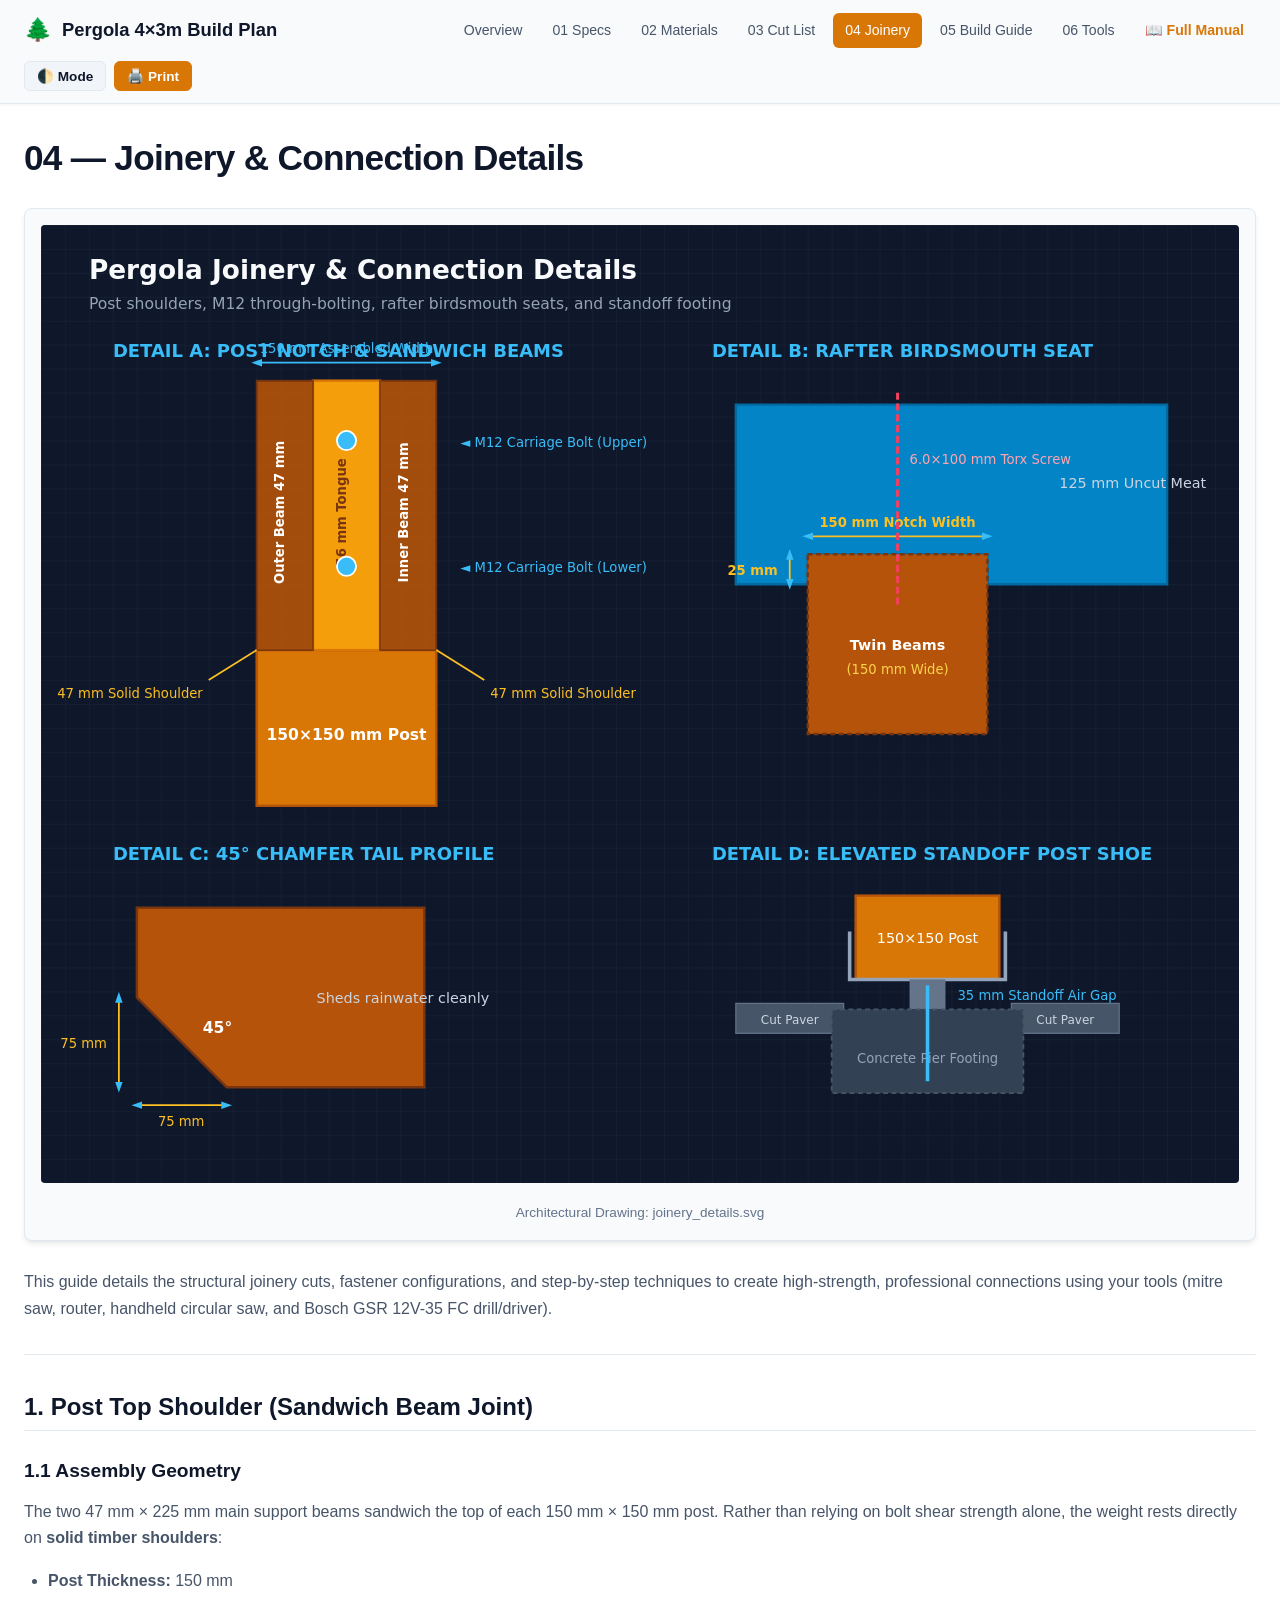
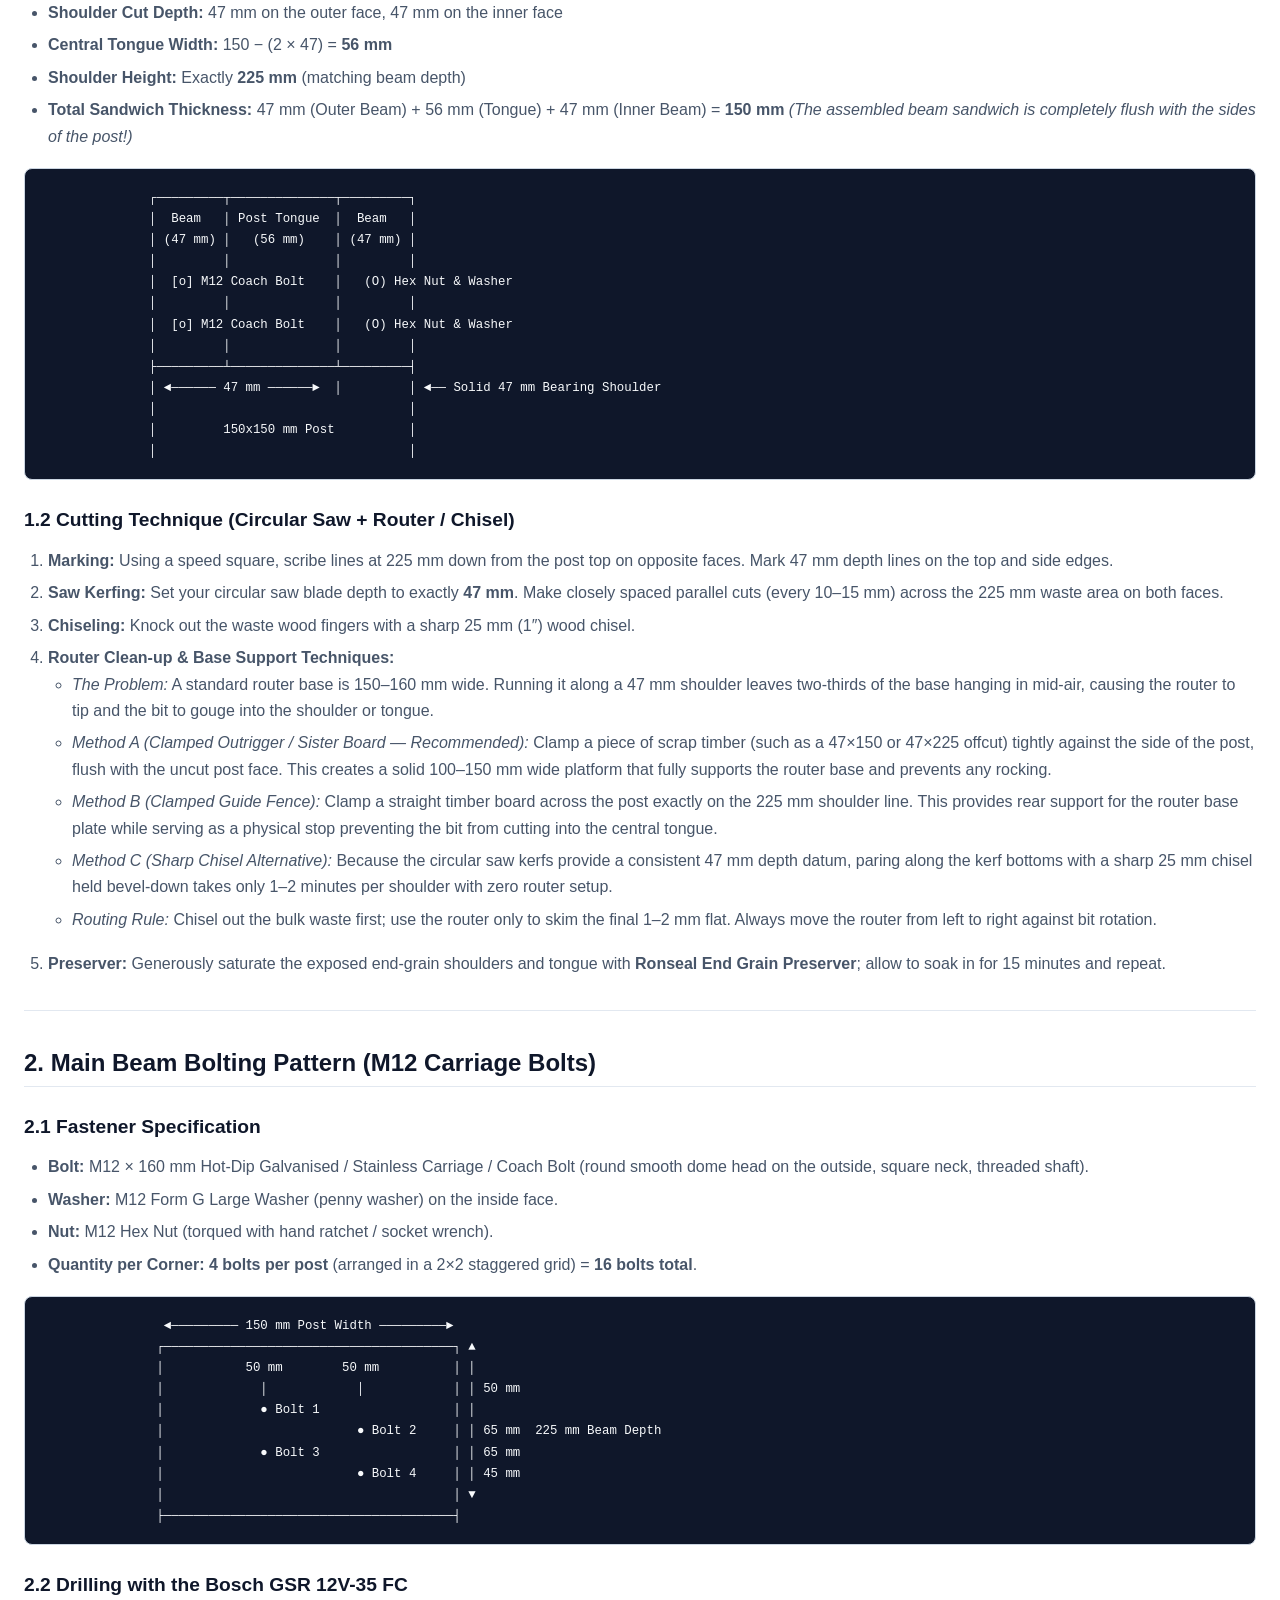
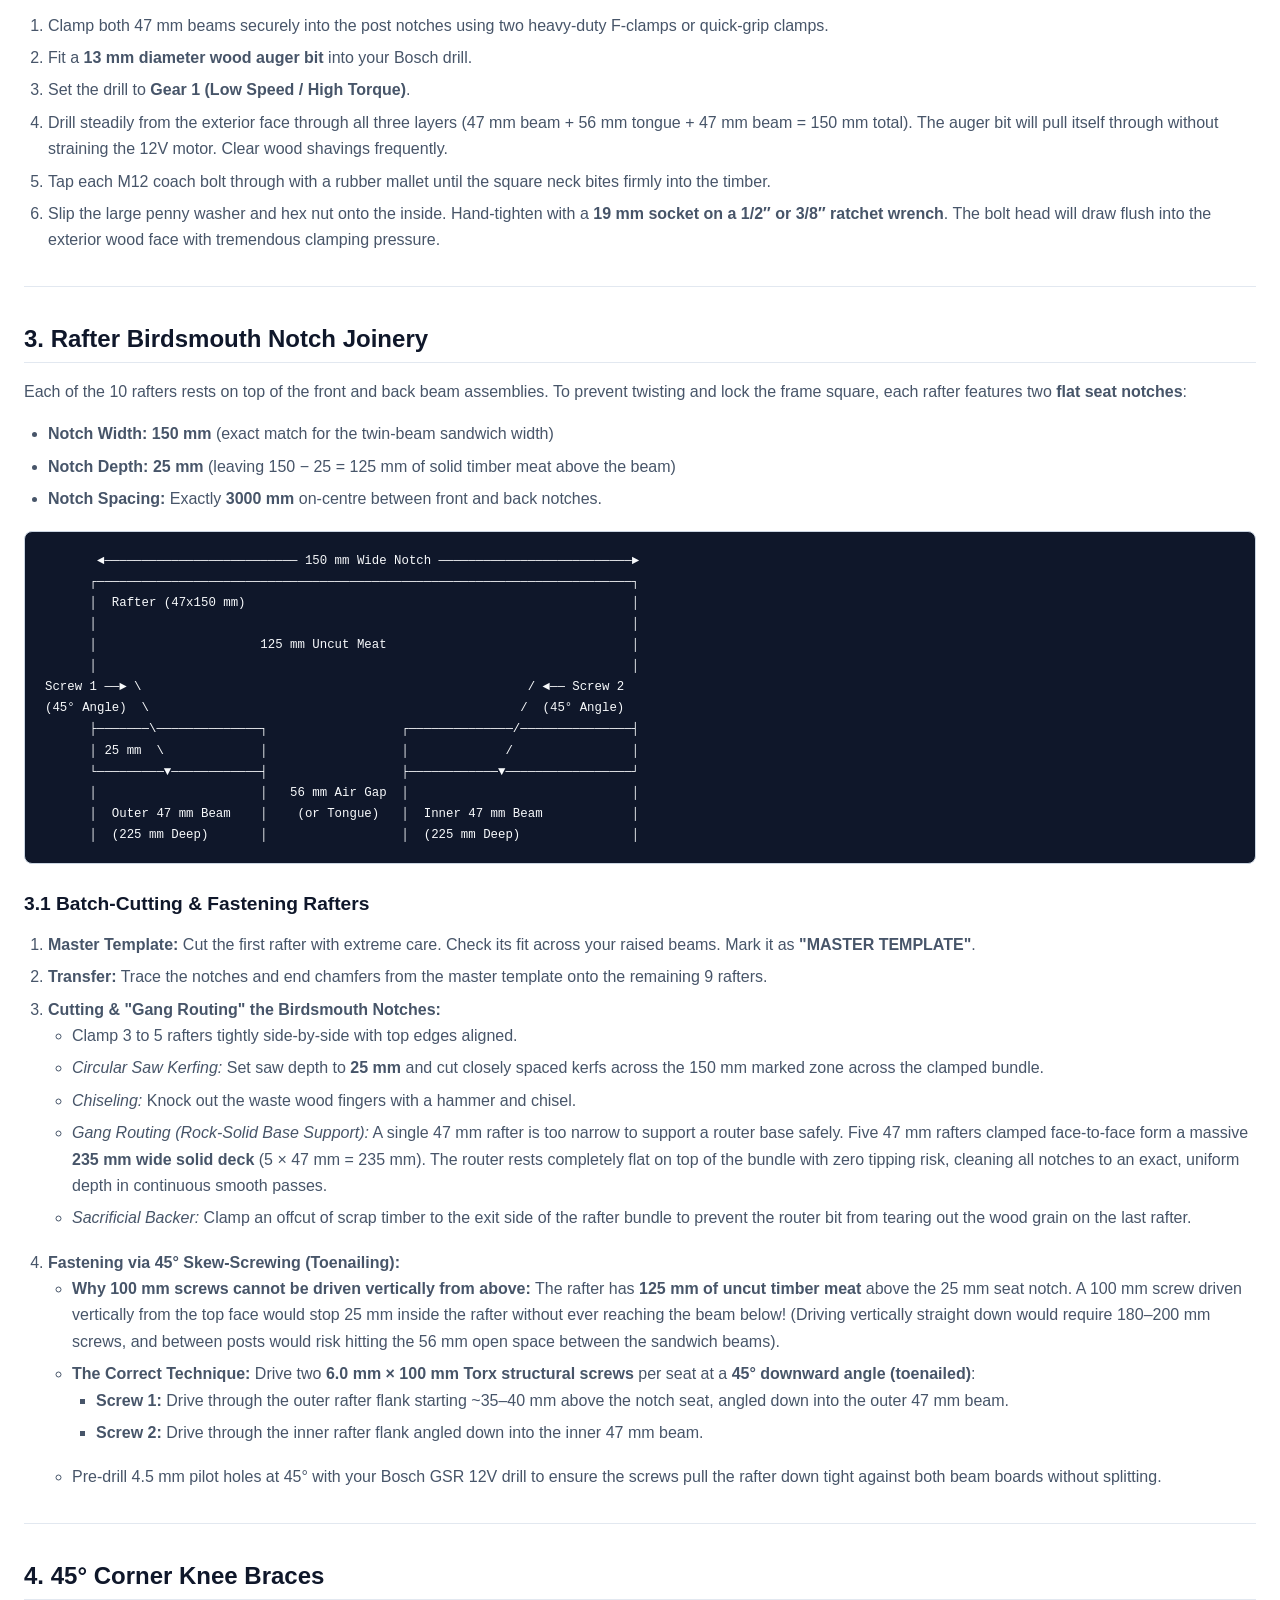
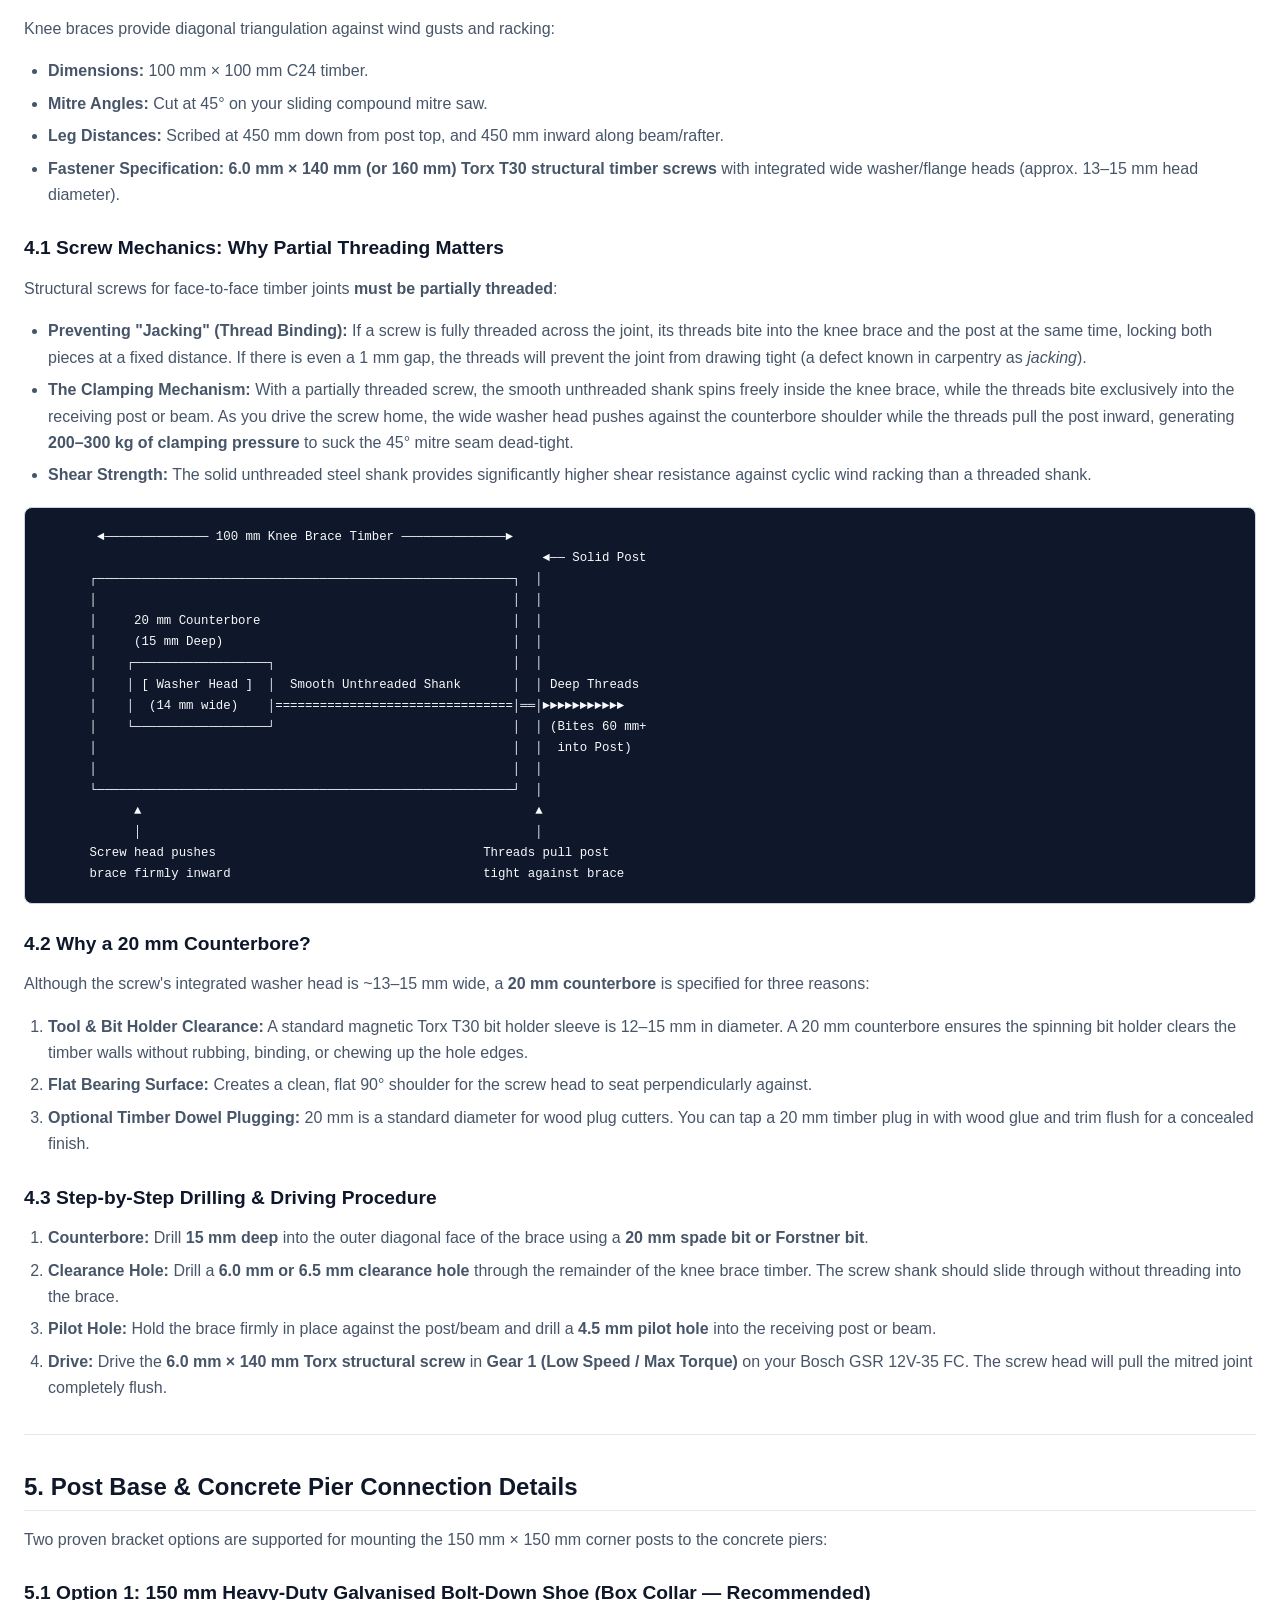
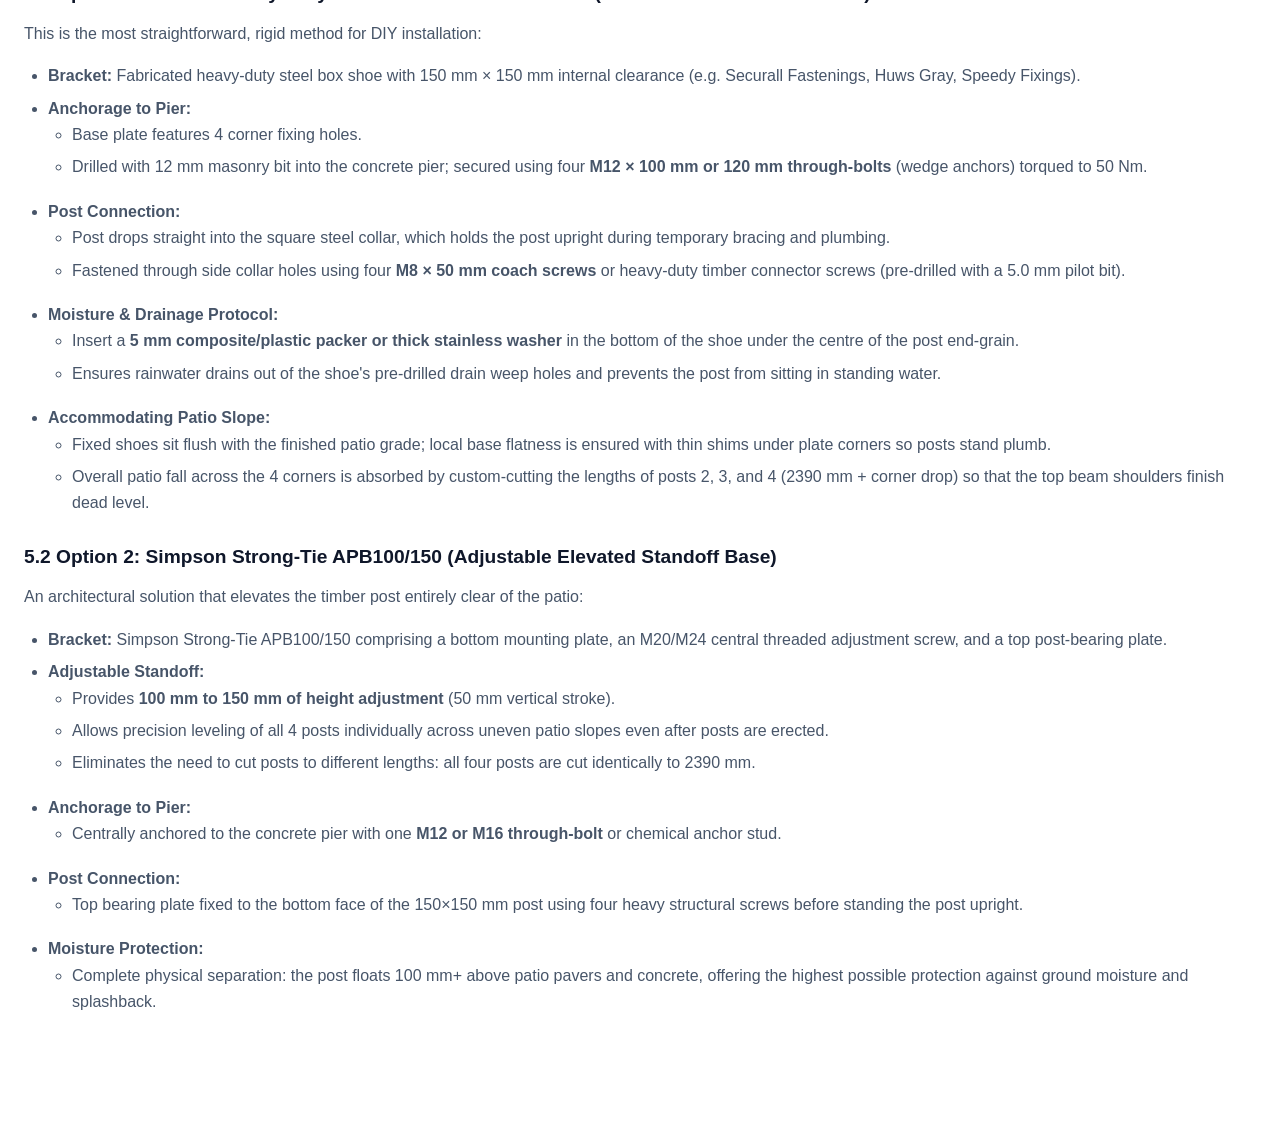
<file: 04_JOINERY_AND_CONNECTION_DETAILS.html>
<!DOCTYPE html>
<html lang="en">
<head>
  <meta charset="UTF-8">
  <meta name="viewport" content="width=device-width, initial-scale=1.0">
  <title>04 — Joinery & Connection Details — Pergola 4x3m</title>
  <link rel="stylesheet" href="css/styles.css">
</head>
<body>
  
<header class="site-header">
  <div class="header-container">
    <a href="index.html" class="logo-area">
      <span class="logo-icon">🌲</span>
      <span>Pergola 4×3m Build Plan</span>
    </a>
    <nav class="nav-links">
      <a href="index.html" class="nav-item">Overview</a>
<a href="01_PROJECT_SPECIFICATIONS.html" class="nav-item">01 Specs</a>
<a href="02_BILL_OF_MATERIALS.html" class="nav-item">02 Materials</a>
<a href="03_CUT_LIST_AND_TIMBER_OPTIMIZATION.html" class="nav-item">03 Cut List</a>
<a href="04_JOINERY_AND_CONNECTION_DETAILS.html" class="nav-item active">04 Joinery</a>
<a href="05_STEP_BY_STEP_BUILD_GUIDE.html" class="nav-item">05 Build Guide</a>
<a href="06_TOOL_AND_SAFETY_CHECKLIST.html" class="nav-item">06 Tools</a>
<a href="complete_build_manual.html" class="nav-item" style="font-weight:700; color:var(--brand);">📖 Full Manual</a>
    </nav>
    <div class="header-actions">
      <button class="btn-action" onclick="toggleTheme()" title="Toggle Dark/Light Mode">🌓 Mode</button>
      <button class="btn-action btn-action-primary" onclick="window.print()" title="Print Current Document">🖨️ Print</button>
    </div>
  </div>
</header>

  <main class="page-container">
    <h1>04 — Joinery &amp; Connection Details</h1>
<div class="diagram-card">
  <img src="diagrams/joinery_details.svg" alt="joinery_details.svg" loading="lazy" />
  <div class="diagram-caption">Architectural Drawing: joinery_details.svg</div>
</div>

<p>This guide details the structural joinery cuts, fastener configurations, and
step-by-step techniques to create high-strength, professional connections using
your tools (mitre saw, router, handheld circular saw, and Bosch GSR 12V-35 FC
drill/driver).</p>
<hr />
<h2>1. Post Top Shoulder (Sandwich Beam Joint)</h2>
<h3>1.1 Assembly Geometry</h3>
<p>The two 47 mm × 225 mm main support beams sandwich the top of each 150 mm × 150 mm
post. Rather than relying on bolt shear strength alone, the weight rests directly
on <strong>solid timber shoulders</strong>:</p>
<ul>
<li><strong>Post Thickness:</strong> 150 mm</li>
<li><strong>Shoulder Cut Depth:</strong> 47 mm on the outer face, 47 mm on the inner face</li>
<li><strong>Central Tongue Width:</strong> 150 − (2 × 47) = <strong>56 mm</strong></li>
<li><strong>Shoulder Height:</strong> Exactly <strong>225 mm</strong> (matching beam depth)</li>
<li><strong>Total Sandwich Thickness:</strong> 47 mm (Outer Beam) + 56 mm (Tongue) + 47 mm (Inner Beam) = <strong>150 mm</strong>
<em>(The assembled beam sandwich is completely flush with the sides of the post!)</em></li>
</ul>
<pre><code class="language-text">              ┌─────────┬──────────────┬─────────┐
              │  Beam   │ Post Tongue  │  Beam   │
              │ (47 mm) │   (56 mm)    │ (47 mm) │
              │         │              │         │
              │  [o] M12 Coach Bolt    │   (O) Hex Nut &amp; Washer
              │         │              │         │
              │  [o] M12 Coach Bolt    │   (O) Hex Nut &amp; Washer
              │         │              │         │
              ├─────────┴──────────────┴─────────┤
              │ ◄────── 47 mm ──────►  │         │ ◄── Solid 47 mm Bearing Shoulder
              │                                  │
              │         150x150 mm Post          │
              │                                  │
</code></pre>
<h3>1.2 Cutting Technique (Circular Saw + Router / Chisel)</h3>
<ol>
<li><strong>Marking:</strong> Using a speed square, scribe lines at 225 mm down from the post
top on opposite faces. Mark 47 mm depth lines on the top and side edges.</li>
<li><strong>Saw Kerfing:</strong> Set your circular saw blade depth to exactly <strong>47 mm</strong>. Make
closely spaced parallel cuts (every 10–15 mm) across the 225 mm waste area on
both faces.</li>
<li><strong>Chiseling:</strong> Knock out the waste wood fingers with a sharp 25 mm (1″) wood
chisel.</li>
<li><strong>Router Clean-up &amp; Base Support Techniques:</strong>
<ul>
<li><em>The Problem:</em> A standard router base is 150–160 mm wide. Running it along
a 47 mm shoulder leaves two-thirds of the base hanging in mid-air, causing
the router to tip and the bit to gouge into the shoulder or tongue.</li>
<li><em>Method A (Clamped Outrigger / Sister Board — Recommended):</em> Clamp a piece
of scrap timber (such as a 47×150 or 47×225 offcut) tightly against the side
of the post, flush with the uncut post face. This creates a solid 100–150 mm
wide platform that fully supports the router base and prevents any rocking.</li>
<li><em>Method B (Clamped Guide Fence):</em> Clamp a straight timber board across the
post exactly on the 225 mm shoulder line. This provides rear support for the
router base plate while serving as a physical stop preventing the bit from
cutting into the central tongue.</li>
<li><em>Method C (Sharp Chisel Alternative):</em> Because the circular saw kerfs provide
a consistent 47 mm depth datum, paring along the kerf bottoms with a sharp
25 mm chisel held bevel-down takes only 1–2 minutes per shoulder with zero
router setup.</li>
<li><em>Routing Rule:</em> Chisel out the bulk waste first; use the router only to skim
the final 1–2 mm flat. Always move the router from left to right against bit
rotation.</li>
</ul>
</li>
<li><strong>Preserver:</strong> Generously saturate the exposed end-grain shoulders and tongue
with <strong>Ronseal End Grain Preserver</strong>; allow to soak in for 15 minutes and repeat.</li>
</ol>
<hr />
<h2>2. Main Beam Bolting Pattern (M12 Carriage Bolts)</h2>
<h3>2.1 Fastener Specification</h3>
<ul>
<li><strong>Bolt:</strong> M12 × 160 mm Hot-Dip Galvanised / Stainless Carriage / Coach Bolt
(round smooth dome head on the outside, square neck, threaded shaft).</li>
<li><strong>Washer:</strong> M12 Form G Large Washer (penny washer) on the inside face.</li>
<li><strong>Nut:</strong> M12 Hex Nut (torqued with hand ratchet / socket wrench).</li>
<li><strong>Quantity per Corner:</strong> <strong>4 bolts per post</strong> (arranged in a 2×2 staggered grid) = <strong>16 bolts total</strong>.</li>
</ul>
<pre><code class="language-text">                ◄───────── 150 mm Post Width ─────────►
               ┌───────────────────────────────────────┐ ▲
               │           50 mm        50 mm          │ │
               │             │            │            │ │ 50 mm
               │             ● Bolt 1                  │ │
               │                          ● Bolt 2     │ │ 65 mm  225 mm Beam Depth
               │             ● Bolt 3                  │ │ 65 mm
               │                          ● Bolt 4     │ │ 45 mm
               │                                       │ ▼
               ├───────────────────────────────────────┤
</code></pre>
<h3>2.2 Drilling with the Bosch GSR 12V-35 FC</h3>
<ol>
<li>Clamp both 47 mm beams securely into the post notches using two heavy-duty
F-clamps or quick-grip clamps.</li>
<li>Fit a <strong>13 mm diameter wood auger bit</strong> into your Bosch drill.</li>
<li>Set the drill to <strong>Gear 1 (Low Speed / High Torque)</strong>.</li>
<li>Drill steadily from the exterior face through all three layers (47 mm beam +
56 mm tongue + 47 mm beam = 150 mm total). The auger bit will pull itself
through without straining the 12V motor. Clear wood shavings frequently.</li>
<li>Tap each M12 coach bolt through with a rubber mallet until the square neck
bites firmly into the timber.</li>
<li>Slip the large penny washer and hex nut onto the inside. Hand-tighten with a
<strong>19 mm socket on a 1/2″ or 3/8″ ratchet wrench</strong>. The bolt head will draw flush
into the exterior wood face with tremendous clamping pressure.</li>
</ol>
<hr />
<h2>3. Rafter Birdsmouth Notch Joinery</h2>
<p>Each of the 10 rafters rests on top of the front and back beam assemblies. To
prevent twisting and lock the frame square, each rafter features two <strong>flat seat
notches</strong>:</p>
<ul>
<li><strong>Notch Width:</strong> <strong>150 mm</strong> (exact match for the twin-beam sandwich width)</li>
<li><strong>Notch Depth:</strong> <strong>25 mm</strong> (leaving 150 − 25 = 125 mm of solid timber meat above the beam)</li>
<li><strong>Notch Spacing:</strong> Exactly <strong>3000 mm</strong> on-centre between front and back notches.</li>
</ul>
<pre><code class="language-text">       ◄────────────────────────── 150 mm Wide Notch ──────────────────────────►
      ┌────────────────────────────────────────────────────────────────────────┐
      │  Rafter (47x150 mm)                                                    │
      │                                                                        │
      │                      125 mm Uncut Meat                                 │
      │                                                                        │
Screw 1 ──► \                                                    / ◄── Screw 2
(45° Angle)  \                                                  /  (45° Angle)
      ├───────\──────────────┐                  ┌──────────────/───────────────┤
      │ 25 mm  \             │                  │             /                │
      └─────────▼────────────┤                  ├────────────▼─────────────────┘
      │                      │   56 mm Air Gap  │                              │
      │  Outer 47 mm Beam    │    (or Tongue)   │  Inner 47 mm Beam            │
      │  (225 mm Deep)       │                  │  (225 mm Deep)               │
</code></pre>
<h3>3.1 Batch-Cutting &amp; Fastening Rafters</h3>
<ol>
<li><strong>Master Template:</strong> Cut the first rafter with extreme care. Check its fit
across your raised beams. Mark it as <strong>&quot;MASTER TEMPLATE&quot;</strong>.</li>
<li><strong>Transfer:</strong> Trace the notches and end chamfers from the master template onto
the remaining 9 rafters.</li>
<li><strong>Cutting &amp; &quot;Gang Routing&quot; the Birdsmouth Notches:</strong>
<ul>
<li>Clamp 3 to 5 rafters tightly side-by-side with top edges aligned.</li>
<li><em>Circular Saw Kerfing:</em> Set saw depth to <strong>25 mm</strong> and cut closely spaced kerfs
across the 150 mm marked zone across the clamped bundle.</li>
<li><em>Chiseling:</em> Knock out the waste wood fingers with a hammer and chisel.</li>
<li><em>Gang Routing (Rock-Solid Base Support):</em> A single 47 mm rafter is too narrow
to support a router base safely. Five 47 mm rafters clamped face-to-face form
a massive <strong>235 mm wide solid deck</strong> (5 × 47 mm = 235 mm).
The router rests completely flat on top of the bundle with zero tipping risk,
cleaning all notches to an exact, uniform depth in continuous smooth passes.</li>
<li><em>Sacrificial Backer:</em> Clamp an offcut of scrap timber to the exit side of the
rafter bundle to prevent the router bit from tearing out the wood grain on the
last rafter.</li>
</ul>
</li>
<li><strong>Fastening via 45° Skew-Screwing (Toenailing):</strong>
<ul>
<li><strong>Why 100 mm screws cannot be driven vertically from above:</strong> The rafter has
<strong>125 mm of uncut timber meat</strong> above the 25 mm seat notch. A 100 mm screw driven
vertically from the top face would stop 25 mm inside the rafter without ever
reaching the beam below! (Driving vertically straight down would require
180–200 mm screws, and between posts would risk hitting the 56 mm open space
between the sandwich beams).</li>
<li><strong>The Correct Technique:</strong> Drive two <strong>6.0 mm × 100 mm Torx structural screws</strong>
per seat at a <strong>45° downward angle (toenailed)</strong>:
<ul>
<li><strong>Screw 1:</strong> Drive through the outer rafter flank starting ~35–40 mm above
the notch seat, angled down into the outer 47 mm beam.</li>
<li><strong>Screw 2:</strong> Drive through the inner rafter flank angled down into the inner
47 mm beam.</li>
</ul>
</li>
<li>Pre-drill 4.5 mm pilot holes at 45° with your Bosch GSR 12V drill to ensure
the screws pull the rafter down tight against both beam boards without splitting.</li>
</ul>
</li>
</ol>
<hr />
<h2>4. 45° Corner Knee Braces</h2>
<p>Knee braces provide diagonal triangulation against wind gusts and racking:</p>
<ul>
<li><strong>Dimensions:</strong> 100 mm × 100 mm C24 timber.</li>
<li><strong>Mitre Angles:</strong> Cut at 45° on your sliding compound mitre saw.</li>
<li><strong>Leg Distances:</strong> Scribed at 450 mm down from post top, and 450 mm inward along beam/rafter.</li>
<li><strong>Fastener Specification:</strong> <strong>6.0 mm × 140 mm (or 160 mm) Torx T30 structural timber screws</strong>
with integrated wide washer/flange heads (approx. 13–15 mm head diameter).</li>
</ul>
<h3>4.1 Screw Mechanics: Why Partial Threading Matters</h3>
<p>Structural screws for face-to-face timber joints <strong>must be partially threaded</strong>:</p>
<ul>
<li><strong>Preventing &quot;Jacking&quot; (Thread Binding):</strong> If a screw is fully threaded across the joint,
its threads bite into the knee brace and the post at the same time, locking both pieces at a
fixed distance. If there is even a 1 mm gap, the threads will prevent the joint from drawing
tight (a defect known in carpentry as <em>jacking</em>).</li>
<li><strong>The Clamping Mechanism:</strong> With a partially threaded screw, the smooth unthreaded shank spins
freely inside the knee brace, while the threads bite exclusively into the receiving post or beam.
As you drive the screw home, the wide washer head pushes against the counterbore shoulder while
the threads pull the post inward, generating <strong>200–300 kg of clamping pressure</strong> to suck the
45° mitre seam dead-tight.</li>
<li><strong>Shear Strength:</strong> The solid unthreaded steel shank provides significantly higher shear
resistance against cyclic wind racking than a threaded shank.</li>
</ul>
<pre><code class="language-text">       ◄────────────── 100 mm Knee Brace Timber ──────────────►
                                                                   ◄── Solid Post
      ┌────────────────────────────────────────────────────────┐  │
      │                                                        │  │
      │     20 mm Counterbore                                  │  │
      │     (15 mm Deep)                                       │  │
      │    ┌──────────────────┐                                │  │
      │    │ [ Washer Head ]  │  Smooth Unthreaded Shank       │  │ Deep Threads
      │    │  (14 mm wide)    │================================│══│►►►►►►►►►►►
      │    └──────────────────┘                                │  │ (Bites 60 mm+
      │                                                        │  │  into Post)
      │                                                        │  │
      └────────────────────────────────────────────────────────┘  │
            ▲                                                     ▲
            │                                                     │
      Screw head pushes                                    Threads pull post
      brace firmly inward                                  tight against brace
</code></pre>
<h3>4.2 Why a 20 mm Counterbore?</h3>
<p>Although the screw's integrated washer head is ~13–15 mm wide, a <strong>20 mm counterbore</strong> is
specified for three reasons:</p>
<ol>
<li><strong>Tool &amp; Bit Holder Clearance:</strong> A standard magnetic Torx T30 bit holder sleeve is 12–15 mm in
diameter. A 20 mm counterbore ensures the spinning bit holder clears the timber walls without
rubbing, binding, or chewing up the hole edges.</li>
<li><strong>Flat Bearing Surface:</strong> Creates a clean, flat 90° shoulder for the screw head to seat
perpendicularly against.</li>
<li><strong>Optional Timber Dowel Plugging:</strong> 20 mm is a standard diameter for wood plug cutters.
You can tap a 20 mm timber plug in with wood glue and trim flush for a concealed finish.</li>
</ol>
<h3>4.3 Step-by-Step Drilling &amp; Driving Procedure</h3>
<ol>
<li><strong>Counterbore:</strong> Drill <strong>15 mm deep</strong> into the outer diagonal face of the brace using a
<strong>20 mm spade bit or Forstner bit</strong>.</li>
<li><strong>Clearance Hole:</strong> Drill a <strong>6.0 mm or 6.5 mm clearance hole</strong> through the remainder of the
knee brace timber. The screw shank should slide through without threading into the brace.</li>
<li><strong>Pilot Hole:</strong> Hold the brace firmly in place against the post/beam and drill a <strong>4.5 mm pilot
hole</strong> into the receiving post or beam.</li>
<li><strong>Drive:</strong> Drive the <strong>6.0 mm × 140 mm Torx structural screw</strong> in <strong>Gear 1 (Low Speed / Max
Torque)</strong> on your Bosch GSR 12V-35 FC. The screw head will pull the mitred joint completely flush.</li>
</ol>
<hr />
<h2>5. Post Base &amp; Concrete Pier Connection Details</h2>
<p>Two proven bracket options are supported for mounting the 150 mm × 150 mm corner
posts to the concrete piers:</p>
<h3>5.1 Option 1: 150 mm Heavy-Duty Galvanised Bolt-Down Shoe (Box Collar — Recommended)</h3>
<p>This is the most straightforward, rigid method for DIY installation:</p>
<ul>
<li><strong>Bracket:</strong> Fabricated heavy-duty steel box shoe with 150 mm × 150 mm internal
clearance (e.g. Securall Fastenings, Huws Gray, Speedy Fixings).</li>
<li><strong>Anchorage to Pier:</strong>
<ul>
<li>Base plate features 4 corner fixing holes.</li>
<li>Drilled with 12 mm masonry bit into the concrete pier; secured using four
<strong>M12 × 100 mm or 120 mm through-bolts</strong> (wedge anchors) torqued to 50 Nm.</li>
</ul>
</li>
<li><strong>Post Connection:</strong>
<ul>
<li>Post drops straight into the square steel collar, which holds the post upright
during temporary bracing and plumbing.</li>
<li>Fastened through side collar holes using four <strong>M8 × 50 mm coach screws</strong> or
heavy-duty timber connector screws (pre-drilled with a 5.0 mm pilot bit).</li>
</ul>
</li>
<li><strong>Moisture &amp; Drainage Protocol:</strong>
<ul>
<li>Insert a <strong>5 mm composite/plastic packer or thick stainless washer</strong> in the
bottom of the shoe under the centre of the post end-grain.</li>
<li>Ensures rainwater drains out of the shoe's pre-drilled drain weep holes and
prevents the post from sitting in standing water.</li>
</ul>
</li>
<li><strong>Accommodating Patio Slope:</strong>
<ul>
<li>Fixed shoes sit flush with the finished patio grade; local base flatness is ensured
with thin shims under plate corners so posts stand plumb.</li>
<li>Overall patio fall across the 4 corners is absorbed by custom-cutting the lengths
of posts 2, 3, and 4 (2390 mm + corner drop) so that the top beam shoulders finish dead level.</li>
</ul>
</li>
</ul>
<h3>5.2 Option 2: Simpson Strong-Tie APB100/150 (Adjustable Elevated Standoff Base)</h3>
<p>An architectural solution that elevates the timber post entirely clear of the
patio:</p>
<ul>
<li><strong>Bracket:</strong> Simpson Strong-Tie APB100/150 comprising a bottom mounting plate,
an M20/M24 central threaded adjustment screw, and a top post-bearing plate.</li>
<li><strong>Adjustable Standoff:</strong>
<ul>
<li>Provides <strong>100 mm to 150 mm of height adjustment</strong> (50 mm vertical stroke).</li>
<li>Allows precision leveling of all 4 posts individually across uneven patio
slopes even after posts are erected.</li>
<li>Eliminates the need to cut posts to different lengths: all four posts are cut
identically to 2390 mm.</li>
</ul>
</li>
<li><strong>Anchorage to Pier:</strong>
<ul>
<li>Centrally anchored to the concrete pier with one <strong>M12 or M16 through-bolt</strong>
or chemical anchor stud.</li>
</ul>
</li>
<li><strong>Post Connection:</strong>
<ul>
<li>Top bearing plate fixed to the bottom face of the 150×150 mm post using four
heavy structural screws before standing the post upright.</li>
</ul>
</li>
<li><strong>Moisture Protection:</strong>
<ul>
<li>Complete physical separation: the post floats 100 mm+ above patio pavers and
concrete, offering the highest possible protection against ground moisture
and splashback.</li>
</ul>
</li>
</ul>

  </main>
  
<script>
  function initTheme() {
    const saved = localStorage.getItem('pergola-theme');
    if (saved) {
      document.documentElement.setAttribute('data-theme', saved);
    } else if (window.matchMedia && window.matchMedia('(prefers-color-scheme: dark)').matches) {
      document.documentElement.setAttribute('data-theme', 'dark');
    }
  }
  function toggleTheme() {
    const current = document.documentElement.getAttribute('data-theme');
    const target = current === 'dark' ? 'light' : 'dark';
    document.documentElement.setAttribute('data-theme', target);
    localStorage.setItem('pergola-theme', target);
  }
  initTheme();
</script>

</body>
</html>
</file>
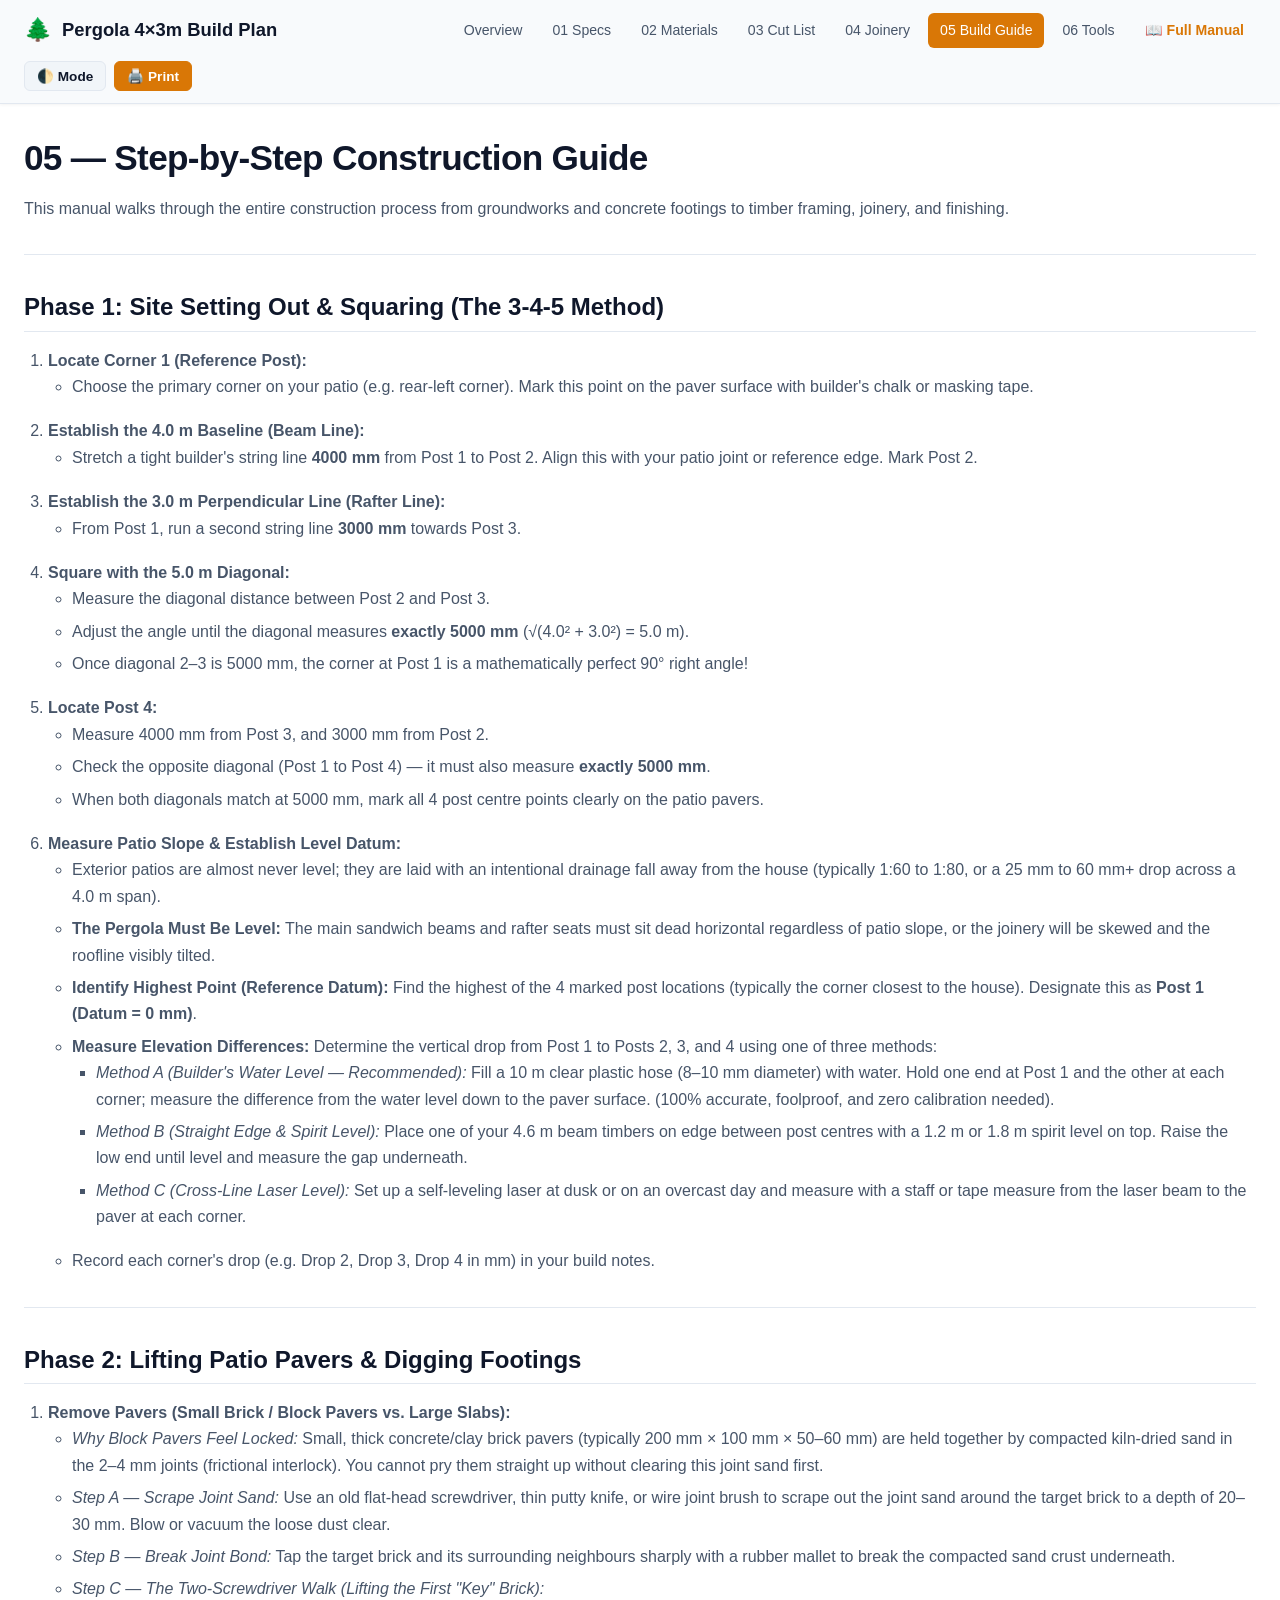
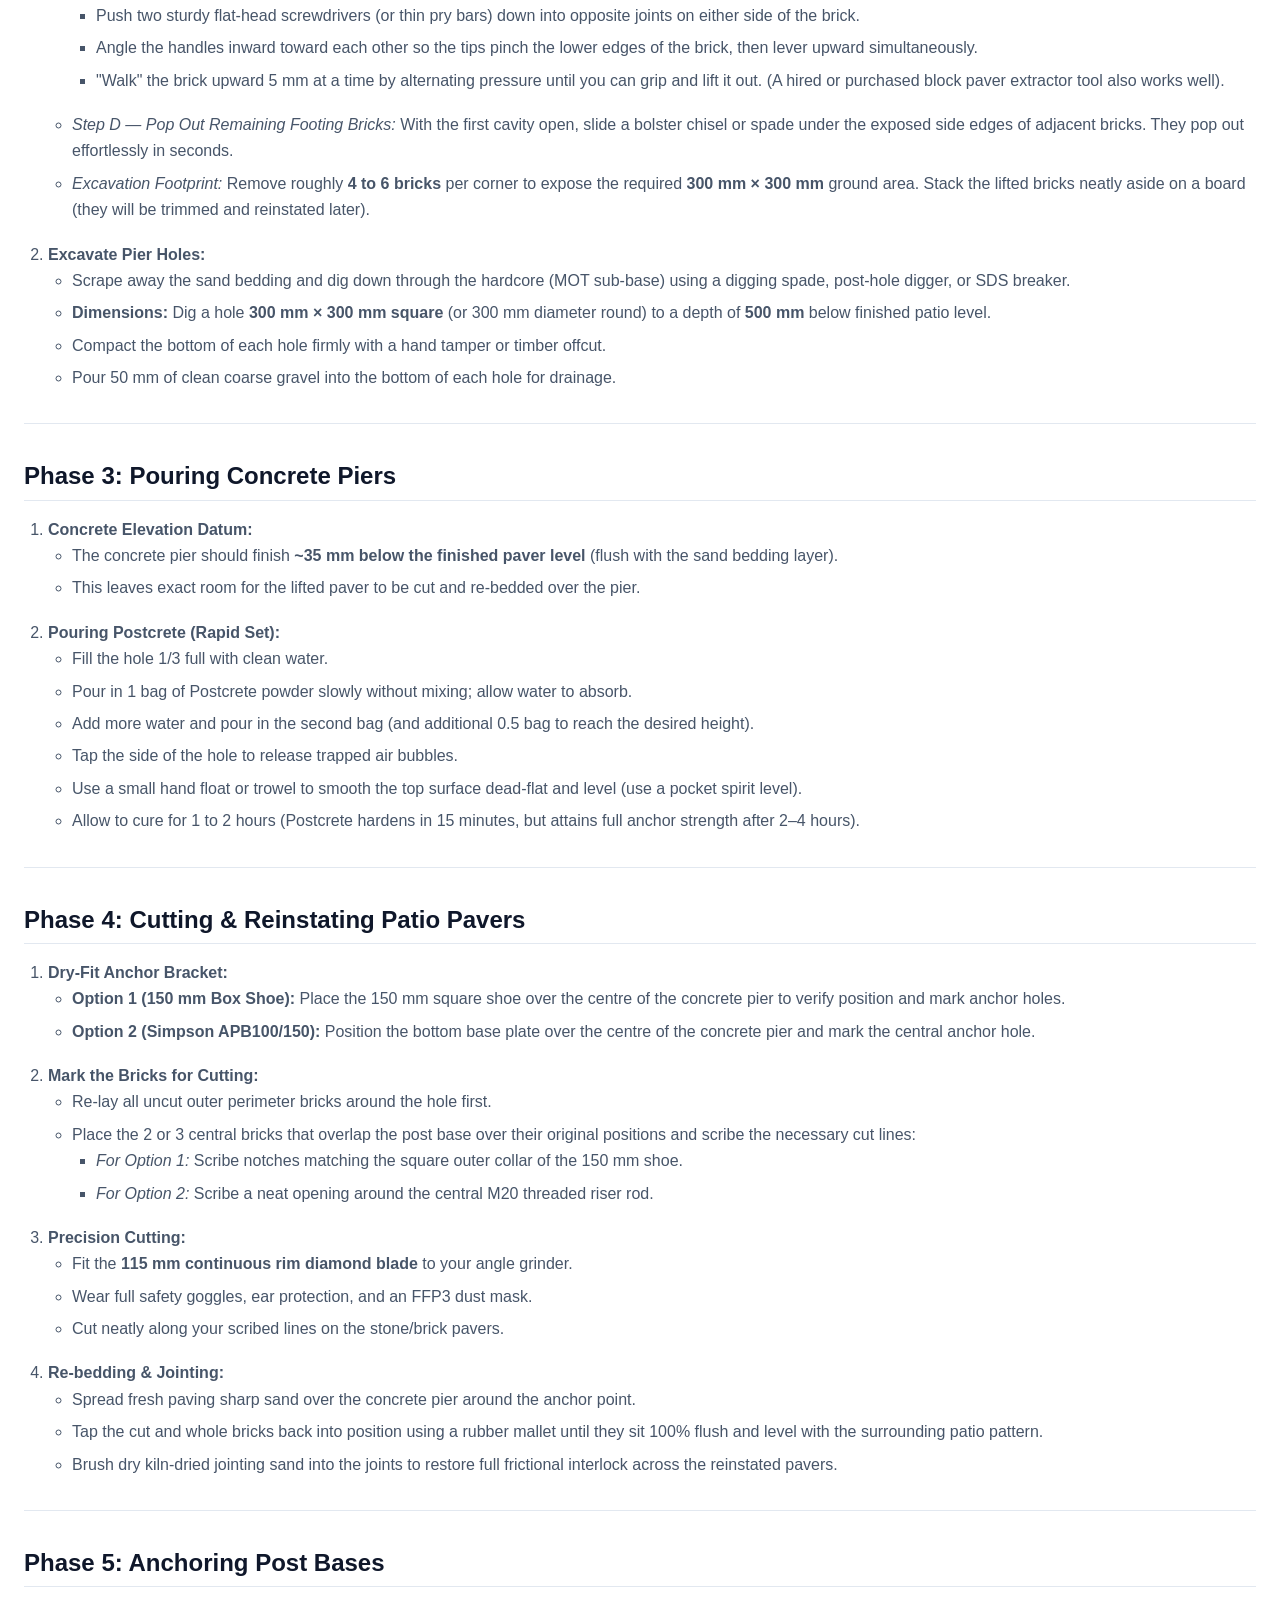
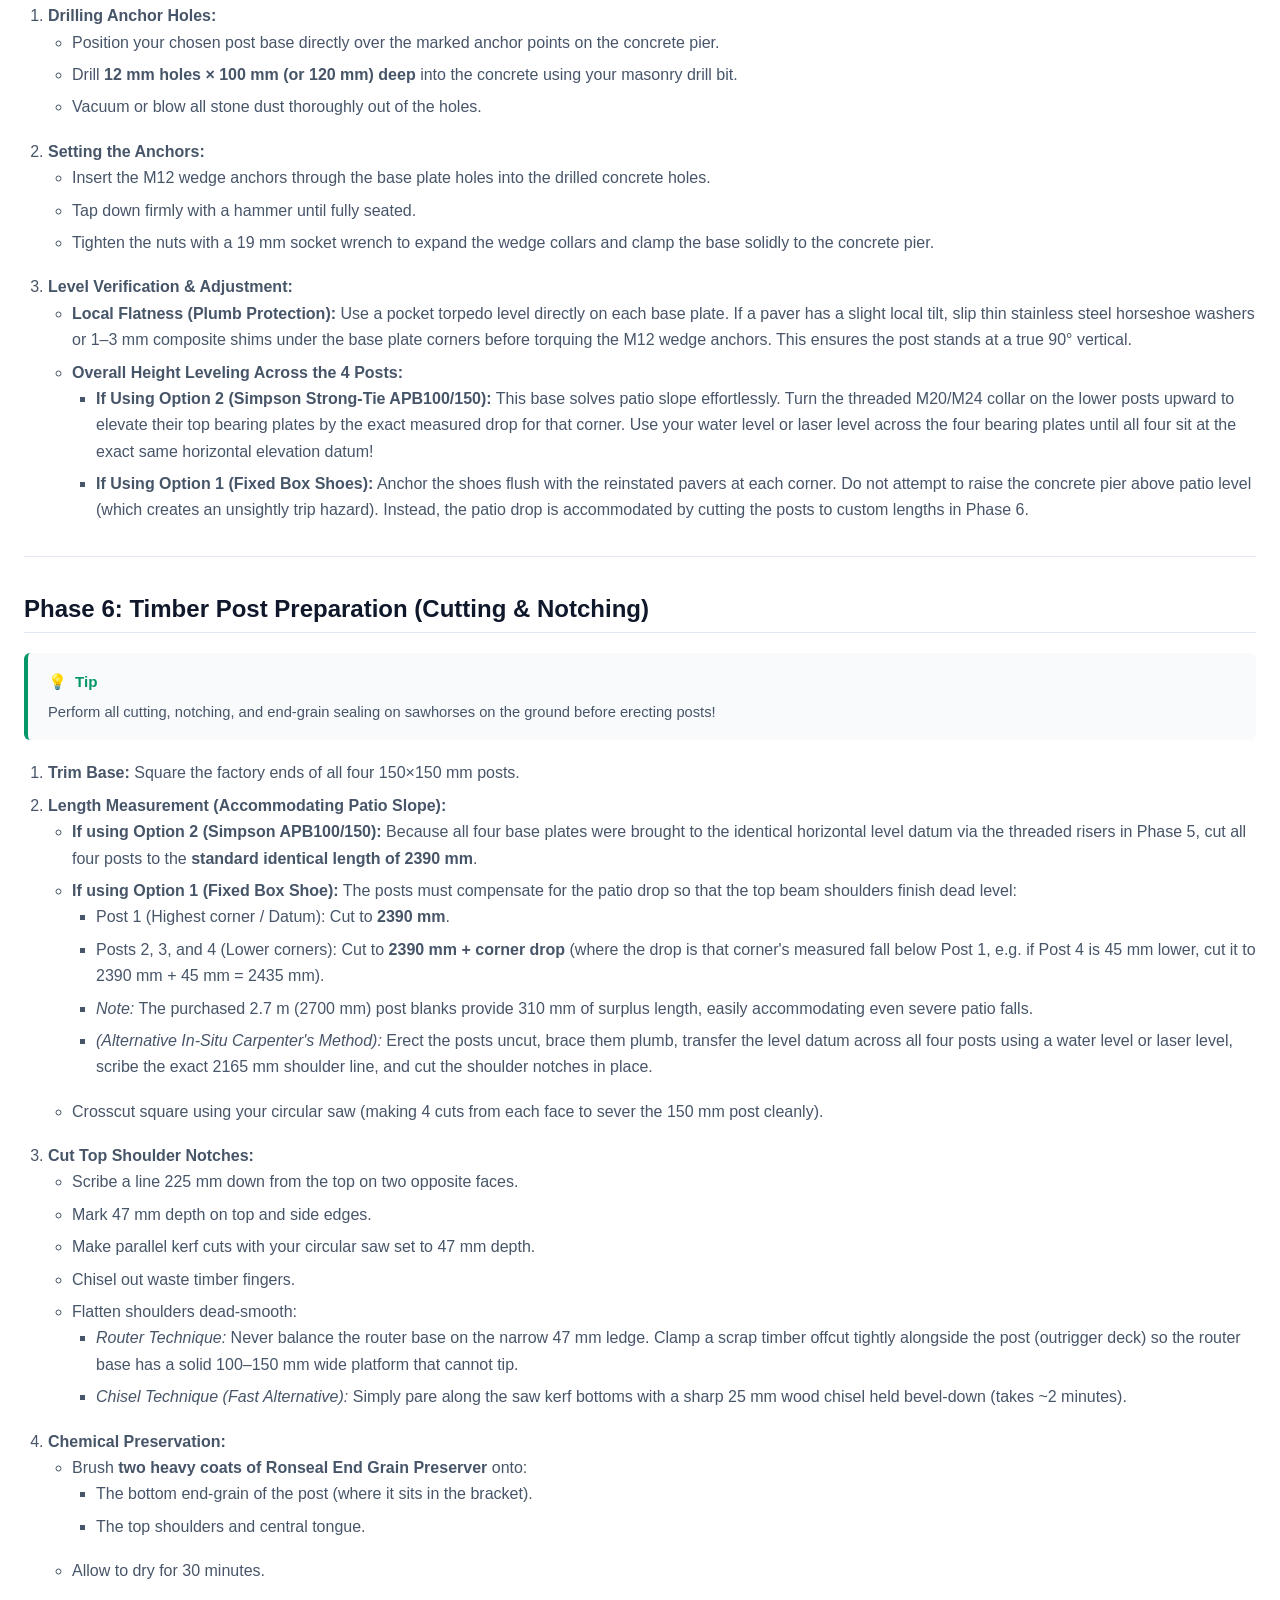
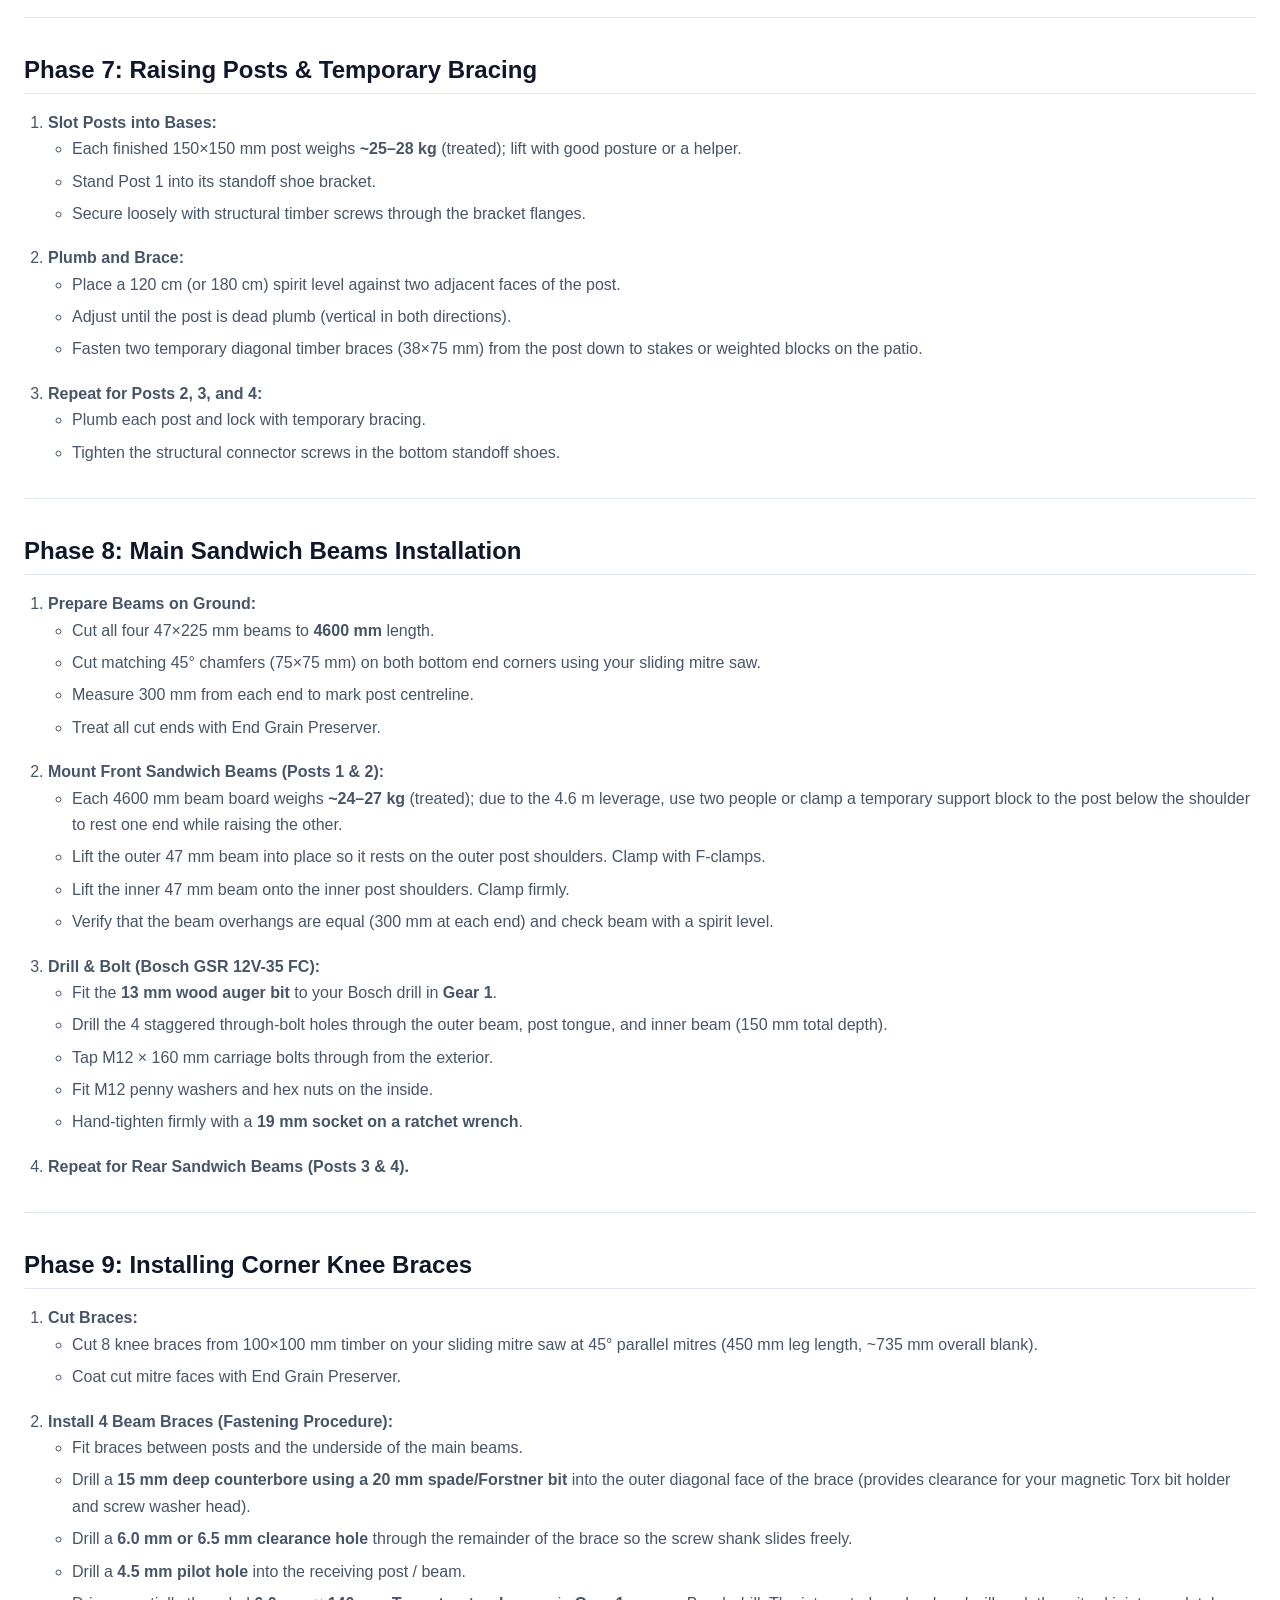
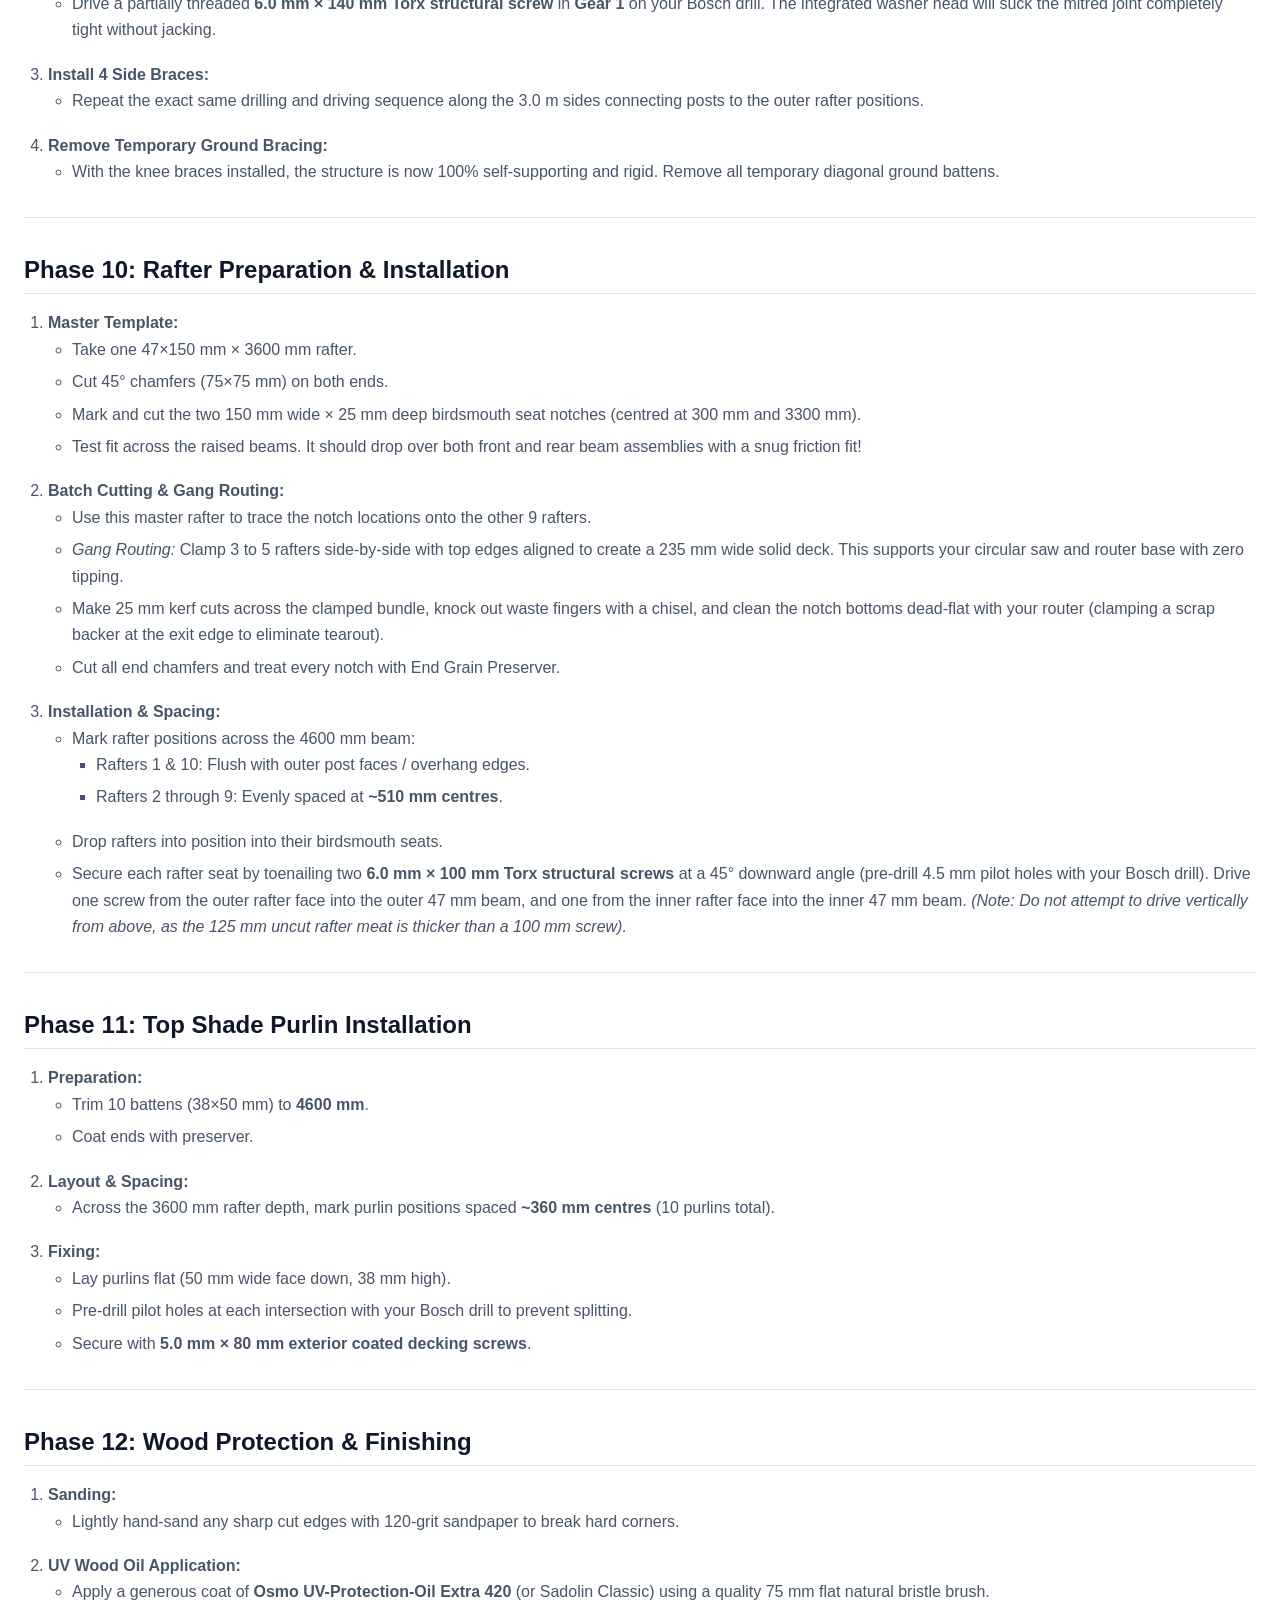
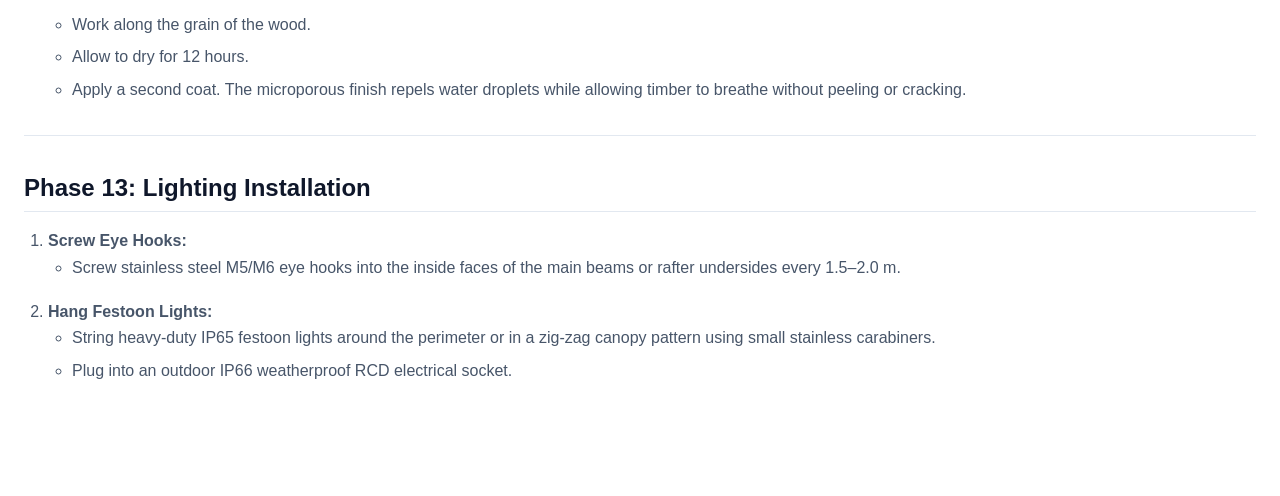
<file: 05_STEP_BY_STEP_BUILD_GUIDE.html>
<!DOCTYPE html>
<html lang="en">
<head>
  <meta charset="UTF-8">
  <meta name="viewport" content="width=device-width, initial-scale=1.0">
  <title>05 — Step-by-Step Construction Guide — Pergola 4x3m</title>
  <link rel="stylesheet" href="css/styles.css">
</head>
<body>
  
<header class="site-header">
  <div class="header-container">
    <a href="index.html" class="logo-area">
      <span class="logo-icon">🌲</span>
      <span>Pergola 4×3m Build Plan</span>
    </a>
    <nav class="nav-links">
      <a href="index.html" class="nav-item">Overview</a>
<a href="01_PROJECT_SPECIFICATIONS.html" class="nav-item">01 Specs</a>
<a href="02_BILL_OF_MATERIALS.html" class="nav-item">02 Materials</a>
<a href="03_CUT_LIST_AND_TIMBER_OPTIMIZATION.html" class="nav-item">03 Cut List</a>
<a href="04_JOINERY_AND_CONNECTION_DETAILS.html" class="nav-item">04 Joinery</a>
<a href="05_STEP_BY_STEP_BUILD_GUIDE.html" class="nav-item active">05 Build Guide</a>
<a href="06_TOOL_AND_SAFETY_CHECKLIST.html" class="nav-item">06 Tools</a>
<a href="complete_build_manual.html" class="nav-item" style="font-weight:700; color:var(--brand);">📖 Full Manual</a>
    </nav>
    <div class="header-actions">
      <button class="btn-action" onclick="toggleTheme()" title="Toggle Dark/Light Mode">🌓 Mode</button>
      <button class="btn-action btn-action-primary" onclick="window.print()" title="Print Current Document">🖨️ Print</button>
    </div>
  </div>
</header>

  <main class="page-container">
    <h1>05 — Step-by-Step Construction Guide</h1>
<p>This manual walks through the entire construction process from groundworks and concrete footings to timber framing, joinery, and finishing.</p>
<hr />
<h2>Phase 1: Site Setting Out &amp; Squaring (The 3-4-5 Method)</h2>
<ol>
<li><strong>Locate Corner 1 (Reference Post):</strong>
<ul>
<li>Choose the primary corner on your patio (e.g. rear-left corner). Mark this point on the paver surface with builder's chalk or masking tape.</li>
</ul>
</li>
<li><strong>Establish the 4.0 m Baseline (Beam Line):</strong>
<ul>
<li>Stretch a tight builder's string line <strong>4000 mm</strong> from Post 1 to Post 2. Align this with your patio joint or reference edge. Mark Post 2.</li>
</ul>
</li>
<li><strong>Establish the 3.0 m Perpendicular Line (Rafter Line):</strong>
<ul>
<li>From Post 1, run a second string line <strong>3000 mm</strong> towards Post 3.</li>
</ul>
</li>
<li><strong>Square with the 5.0 m Diagonal:</strong>
<ul>
<li>Measure the diagonal distance between Post 2 and Post 3.</li>
<li>Adjust the angle until the diagonal measures <strong>exactly 5000 mm</strong> (√(4.0² + 3.0²) = 5.0 m).</li>
<li>Once diagonal 2–3 is 5000 mm, the corner at Post 1 is a mathematically perfect 90° right angle!</li>
</ul>
</li>
<li><strong>Locate Post 4:</strong>
<ul>
<li>Measure 4000 mm from Post 3, and 3000 mm from Post 2.</li>
<li>Check the opposite diagonal (Post 1 to Post 4) — it must also measure <strong>exactly 5000 mm</strong>.</li>
<li>When both diagonals match at 5000 mm, mark all 4 post centre points clearly on the patio pavers.</li>
</ul>
</li>
<li><strong>Measure Patio Slope &amp; Establish Level Datum:</strong>
<ul>
<li>Exterior patios are almost never level; they are laid with an intentional
drainage fall away from the house (typically 1:60 to 1:80, or a 25 mm to 60 mm+
drop across a 4.0 m span).</li>
<li><strong>The Pergola Must Be Level:</strong> The main sandwich beams and rafter seats must
sit dead horizontal regardless of patio slope, or the joinery will be skewed
and the roofline visibly tilted.</li>
<li><strong>Identify Highest Point (Reference Datum):</strong> Find the highest of the 4 marked
post locations (typically the corner closest to the house). Designate this as
<strong>Post 1 (Datum = 0 mm)</strong>.</li>
<li><strong>Measure Elevation Differences:</strong> Determine the vertical drop from Post 1 to
Posts 2, 3, and 4 using one of three methods:
<ul>
<li><em>Method A (Builder's Water Level — Recommended):</em> Fill a 10 m clear plastic
hose (8–10 mm diameter) with water. Hold one end at Post 1 and the other at
each corner; measure the difference from the water level down to the paver
surface. (100% accurate, foolproof, and zero calibration needed).</li>
<li><em>Method B (Straight Edge &amp; Spirit Level):</em> Place one of your 4.6 m beam
timbers on edge between post centres with a 1.2 m or 1.8 m spirit level on top.
Raise the low end until level and measure the gap underneath.</li>
<li><em>Method C (Cross-Line Laser Level):</em> Set up a self-leveling laser at dusk or
on an overcast day and measure with a staff or tape measure from the laser beam
to the paver at each corner.</li>
</ul>
</li>
<li>Record each corner's drop (e.g. Drop 2, Drop 3, Drop 4 in mm) in your
build notes.</li>
</ul>
</li>
</ol>
<hr />
<h2>Phase 2: Lifting Patio Pavers &amp; Digging Footings</h2>
<ol>
<li><strong>Remove Pavers (Small Brick / Block Pavers vs. Large Slabs):</strong>
<ul>
<li><em>Why Block Pavers Feel Locked:</em> Small, thick concrete/clay brick pavers
(typically 200 mm × 100 mm × 50–60 mm) are held together by compacted
kiln-dried sand in the 2–4 mm joints (frictional interlock). You cannot pry
them straight up without clearing this joint sand first.</li>
<li><em>Step A — Scrape Joint Sand:</em> Use an old flat-head screwdriver, thin putty
knife, or wire joint brush to scrape out the joint sand around the target
brick to a depth of 20–30 mm. Blow or vacuum the loose dust clear.</li>
<li><em>Step B — Break Joint Bond:</em> Tap the target brick and its surrounding neighbours
sharply with a rubber mallet to break the compacted sand crust underneath.</li>
<li><em>Step C — The Two-Screwdriver Walk (Lifting the First &quot;Key&quot; Brick):</em>
<ul>
<li>Push two sturdy flat-head screwdrivers (or thin pry bars) down into opposite
joints on either side of the brick.</li>
<li>Angle the handles inward toward each other so the tips pinch the lower edges
of the brick, then lever upward simultaneously.</li>
<li>&quot;Walk&quot; the brick upward 5 mm at a time by alternating pressure until you can
grip and lift it out. (A hired or purchased block paver extractor tool also
works well).</li>
</ul>
</li>
<li><em>Step D — Pop Out Remaining Footing Bricks:</em> With the first cavity open, slide
a bolster chisel or spade under the exposed side edges of adjacent bricks.
They pop out effortlessly in seconds.</li>
<li><em>Excavation Footprint:</em> Remove roughly <strong>4 to 6 bricks</strong> per corner to expose
the required <strong>300 mm × 300 mm</strong> ground area. Stack the lifted bricks neatly
aside on a board (they will be trimmed and reinstated later).</li>
</ul>
</li>
<li><strong>Excavate Pier Holes:</strong>
<ul>
<li>Scrape away the sand bedding and dig down through the hardcore (MOT sub-base)
using a digging spade, post-hole digger, or SDS breaker.</li>
<li><strong>Dimensions:</strong> Dig a hole <strong>300 mm × 300 mm square</strong> (or 300 mm diameter round)
to a depth of <strong>500 mm</strong> below finished patio level.</li>
<li>Compact the bottom of each hole firmly with a hand tamper or timber offcut.</li>
<li>Pour 50 mm of clean coarse gravel into the bottom of each hole for drainage.</li>
</ul>
</li>
</ol>
<hr />
<h2>Phase 3: Pouring Concrete Piers</h2>
<ol>
<li><strong>Concrete Elevation Datum:</strong>
<ul>
<li>The concrete pier should finish <strong>~35 mm below the finished paver level</strong> (flush with the sand bedding layer).</li>
<li>This leaves exact room for the lifted paver to be cut and re-bedded over the pier.</li>
</ul>
</li>
<li><strong>Pouring Postcrete (Rapid Set):</strong>
<ul>
<li>Fill the hole 1/3 full with clean water.</li>
<li>Pour in 1 bag of Postcrete powder slowly without mixing; allow water to absorb.</li>
<li>Add more water and pour in the second bag (and additional 0.5 bag to reach the desired height).</li>
<li>Tap the side of the hole to release trapped air bubbles.</li>
<li>Use a small hand float or trowel to smooth the top surface dead-flat and level (use a pocket spirit level).</li>
<li>Allow to cure for 1 to 2 hours (Postcrete hardens in 15 minutes, but attains full anchor strength after 2–4 hours).</li>
</ul>
</li>
</ol>
<hr />
<h2>Phase 4: Cutting &amp; Reinstating Patio Pavers</h2>
<ol>
<li><strong>Dry-Fit Anchor Bracket:</strong>
<ul>
<li><strong>Option 1 (150 mm Box Shoe):</strong> Place the 150 mm square shoe over the centre
of the concrete pier to verify position and mark anchor holes.</li>
<li><strong>Option 2 (Simpson APB100/150):</strong> Position the bottom base plate over the
centre of the concrete pier and mark the central anchor hole.</li>
</ul>
</li>
<li><strong>Mark the Bricks for Cutting:</strong>
<ul>
<li>Re-lay all uncut outer perimeter bricks around the hole first.</li>
<li>Place the 2 or 3 central bricks that overlap the post base over their original
positions and scribe the necessary cut lines:
<ul>
<li><em>For Option 1:</em> Scribe notches matching the square outer collar of the 150 mm
shoe.</li>
<li><em>For Option 2:</em> Scribe a neat opening around the central M20 threaded riser rod.</li>
</ul>
</li>
</ul>
</li>
<li><strong>Precision Cutting:</strong>
<ul>
<li>Fit the <strong>115 mm continuous rim diamond blade</strong> to your angle grinder.</li>
<li>Wear full safety goggles, ear protection, and an FFP3 dust mask.</li>
<li>Cut neatly along your scribed lines on the stone/brick pavers.</li>
</ul>
</li>
<li><strong>Re-bedding &amp; Jointing:</strong>
<ul>
<li>Spread fresh paving sharp sand over the concrete pier around the anchor point.</li>
<li>Tap the cut and whole bricks back into position using a rubber mallet until
they sit 100% flush and level with the surrounding patio pattern.</li>
<li>Brush dry kiln-dried jointing sand into the joints to restore full frictional
interlock across the reinstated pavers.</li>
</ul>
</li>
</ol>
<hr />
<h2>Phase 5: Anchoring Post Bases</h2>
<ol>
<li><strong>Drilling Anchor Holes:</strong>
<ul>
<li>Position your chosen post base directly over the marked anchor points on the concrete pier.</li>
<li>Drill <strong>12 mm holes × 100 mm (or 120 mm) deep</strong> into the concrete using your masonry drill bit.</li>
<li>Vacuum or blow all stone dust thoroughly out of the holes.</li>
</ul>
</li>
<li><strong>Setting the Anchors:</strong>
<ul>
<li>Insert the M12 wedge anchors through the base plate holes into the drilled concrete holes.</li>
<li>Tap down firmly with a hammer until fully seated.</li>
<li>Tighten the nuts with a 19 mm socket wrench to expand the wedge collars and clamp the base solidly to the concrete pier.</li>
</ul>
</li>
<li><strong>Level Verification &amp; Adjustment:</strong>
<ul>
<li><strong>Local Flatness (Plumb Protection):</strong> Use a pocket torpedo level directly
on each base plate. If a paver has a slight local tilt, slip thin stainless
steel horseshoe washers or 1–3 mm composite shims under the base plate corners
before torquing the M12 wedge anchors. This ensures the post stands at a true
90° vertical.</li>
<li><strong>Overall Height Leveling Across the 4 Posts:</strong>
<ul>
<li><strong>If Using Option 2 (Simpson Strong-Tie APB100/150):</strong> This base solves
patio slope effortlessly. Turn the threaded M20/M24 collar on the lower
posts upward to elevate their top bearing plates by the exact measured drop
for that corner. Use your water level or laser level across the four bearing
plates until all four sit at the exact same horizontal elevation datum!</li>
<li><strong>If Using Option 1 (Fixed Box Shoes):</strong> Anchor the shoes flush with the
reinstated pavers at each corner. Do not attempt to raise the concrete pier
above patio level (which creates an unsightly trip hazard). Instead, the
patio drop is accommodated by cutting the posts to custom lengths in Phase 6.</li>
</ul>
</li>
</ul>
</li>
</ol>
<hr />
<h2>Phase 6: Timber Post Preparation (Cutting &amp; Notching)</h2>
<div class="callout callout-tip"><div class="callout-header"><span class="callout-icon">💡</span> Tip</div><div class="callout-body"><p>Perform all cutting, notching, and end-grain sealing on sawhorses on the ground before erecting posts!</p></div></div>
<ol>
<li><strong>Trim Base:</strong> Square the factory ends of all four 150×150 mm posts.</li>
<li><strong>Length Measurement (Accommodating Patio Slope):</strong>
<ul>
<li><strong>If using Option 2 (Simpson APB100/150):</strong> Because all four base plates were
brought to the identical horizontal level datum via the threaded risers in
Phase 5, cut all four posts to the <strong>standard identical length of 2390 mm</strong>.</li>
<li><strong>If using Option 1 (Fixed Box Shoe):</strong> The posts must compensate for the patio
drop so that the top beam shoulders finish dead level:
<ul>
<li>Post 1 (Highest corner / Datum): Cut to <strong>2390 mm</strong>.</li>
<li>Posts 2, 3, and 4 (Lower corners): Cut to <strong>2390 mm + corner drop</strong>
(where the drop is that corner's measured fall below Post 1, e.g. if
Post 4 is 45 mm lower, cut it to 2390 mm + 45 mm = 2435 mm).</li>
<li><em>Note:</em> The purchased 2.7 m (2700 mm) post blanks provide 310 mm of
surplus length, easily accommodating even severe patio falls.</li>
<li><em>(Alternative In-Situ Carpenter's Method):</em> Erect the posts uncut, brace
them plumb, transfer the level datum across all four posts using a water
level or laser level, scribe the exact 2165 mm shoulder line, and cut the
shoulder notches in place.</li>
</ul>
</li>
<li>Crosscut square using your circular saw (making 4 cuts from each face to
sever the 150 mm post cleanly).</li>
</ul>
</li>
<li><strong>Cut Top Shoulder Notches:</strong>
<ul>
<li>Scribe a line 225 mm down from the top on two opposite faces.</li>
<li>Mark 47 mm depth on top and side edges.</li>
<li>Make parallel kerf cuts with your circular saw set to 47 mm depth.</li>
<li>Chisel out waste timber fingers.</li>
<li>Flatten shoulders dead-smooth:
<ul>
<li><em>Router Technique:</em> Never balance the router base on the narrow 47 mm ledge.
Clamp a scrap timber offcut tightly alongside the post (outrigger deck) so
the router base has a solid 100–150 mm wide platform that cannot tip.</li>
<li><em>Chisel Technique (Fast Alternative):</em> Simply pare along the saw kerf
bottoms with a sharp 25 mm wood chisel held bevel-down (takes ~2 minutes).</li>
</ul>
</li>
</ul>
</li>
<li><strong>Chemical Preservation:</strong>
<ul>
<li>Brush <strong>two heavy coats of Ronseal End Grain Preserver</strong> onto:
<ul>
<li>The bottom end-grain of the post (where it sits in the bracket).</li>
<li>The top shoulders and central tongue.</li>
</ul>
</li>
<li>Allow to dry for 30 minutes.</li>
</ul>
</li>
</ol>
<hr />
<h2>Phase 7: Raising Posts &amp; Temporary Bracing</h2>
<ol>
<li><strong>Slot Posts into Bases:</strong>
<ul>
<li>Each finished 150×150 mm post weighs <strong>~25–28 kg</strong> (treated); lift with good posture or a helper.</li>
<li>Stand Post 1 into its standoff shoe bracket.</li>
<li>Secure loosely with structural timber screws through the bracket flanges.</li>
</ul>
</li>
<li><strong>Plumb and Brace:</strong>
<ul>
<li>Place a 120 cm (or 180 cm) spirit level against two adjacent faces of the post.</li>
<li>Adjust until the post is dead plumb (vertical in both directions).</li>
<li>Fasten two temporary diagonal timber braces (38×75 mm) from the post down to stakes or weighted blocks on the patio.</li>
</ul>
</li>
<li><strong>Repeat for Posts 2, 3, and 4:</strong>
<ul>
<li>Plumb each post and lock with temporary bracing.</li>
<li>Tighten the structural connector screws in the bottom standoff shoes.</li>
</ul>
</li>
</ol>
<hr />
<h2>Phase 8: Main Sandwich Beams Installation</h2>
<ol>
<li><strong>Prepare Beams on Ground:</strong>
<ul>
<li>Cut all four 47×225 mm beams to <strong>4600 mm</strong> length.</li>
<li>Cut matching 45° chamfers (75×75 mm) on both bottom end corners using your sliding mitre saw.</li>
<li>Measure 300 mm from each end to mark post centreline.</li>
<li>Treat all cut ends with End Grain Preserver.</li>
</ul>
</li>
<li><strong>Mount Front Sandwich Beams (Posts 1 &amp; 2):</strong>
<ul>
<li>Each 4600 mm beam board weighs <strong>~24–27 kg</strong> (treated); due to the 4.6 m leverage, use two people or clamp a temporary support block to the post below the
shoulder to rest one end while raising the other.</li>
<li>Lift the outer 47 mm beam into place so it rests on the outer post shoulders. Clamp with F-clamps.</li>
<li>Lift the inner 47 mm beam onto the inner post shoulders. Clamp firmly.</li>
<li>Verify that the beam overhangs are equal (300 mm at each end) and check beam with a spirit level.</li>
</ul>
</li>
<li><strong>Drill &amp; Bolt (Bosch GSR 12V-35 FC):</strong>
<ul>
<li>Fit the <strong>13 mm wood auger bit</strong> to your Bosch drill in <strong>Gear 1</strong>.</li>
<li>Drill the 4 staggered through-bolt holes through the outer beam, post tongue, and inner beam (150 mm total depth).</li>
<li>Tap M12 × 160 mm carriage bolts through from the exterior.</li>
<li>Fit M12 penny washers and hex nuts on the inside.</li>
<li>Hand-tighten firmly with a <strong>19 mm socket on a ratchet wrench</strong>.</li>
</ul>
</li>
<li><strong>Repeat for Rear Sandwich Beams (Posts 3 &amp; 4).</strong></li>
</ol>
<hr />
<h2>Phase 9: Installing Corner Knee Braces</h2>
<ol>
<li><strong>Cut Braces:</strong>
<ul>
<li>Cut 8 knee braces from 100×100 mm timber on your sliding mitre saw at 45° parallel mitres (450 mm leg length, ~735 mm overall blank).</li>
<li>Coat cut mitre faces with End Grain Preserver.</li>
</ul>
</li>
<li><strong>Install 4 Beam Braces (Fastening Procedure):</strong>
<ul>
<li>Fit braces between posts and the underside of the main beams.</li>
<li>Drill a <strong>15 mm deep counterbore using a 20 mm spade/Forstner bit</strong> into the outer diagonal face of the brace (provides clearance for your magnetic Torx bit
holder and screw washer head).</li>
<li>Drill a <strong>6.0 mm or 6.5 mm clearance hole</strong> through the remainder of the brace so the screw shank slides freely.</li>
<li>Drill a <strong>4.5 mm pilot hole</strong> into the receiving post / beam.</li>
<li>Drive a partially threaded <strong>6.0 mm × 140 mm Torx structural screw</strong> in <strong>Gear 1</strong> on your Bosch drill. The integrated washer head will suck the mitred
joint completely tight without jacking.</li>
</ul>
</li>
<li><strong>Install 4 Side Braces:</strong>
<ul>
<li>Repeat the exact same drilling and driving sequence along the 3.0 m sides connecting posts to the outer rafter positions.</li>
</ul>
</li>
<li><strong>Remove Temporary Ground Bracing:</strong>
<ul>
<li>With the knee braces installed, the structure is now 100% self-supporting and rigid. Remove all temporary diagonal ground battens.</li>
</ul>
</li>
</ol>
<hr />
<h2>Phase 10: Rafter Preparation &amp; Installation</h2>
<ol>
<li><strong>Master Template:</strong>
<ul>
<li>Take one 47×150 mm × 3600 mm rafter.</li>
<li>Cut 45° chamfers (75×75 mm) on both ends.</li>
<li>Mark and cut the two 150 mm wide × 25 mm deep birdsmouth seat notches (centred at 300 mm and 3300 mm).</li>
<li>Test fit across the raised beams. It should drop over both front and rear beam assemblies with a snug friction fit!</li>
</ul>
</li>
<li><strong>Batch Cutting &amp; Gang Routing:</strong>
<ul>
<li>Use this master rafter to trace the notch locations onto the other 9 rafters.</li>
<li><em>Gang Routing:</em> Clamp 3 to 5 rafters side-by-side with top edges aligned to
create a 235 mm wide solid deck. This supports your circular saw and router
base with zero tipping.</li>
<li>Make 25 mm kerf cuts across the clamped bundle, knock out waste fingers with
a chisel, and clean the notch bottoms dead-flat with your router (clamping a
scrap backer at the exit edge to eliminate tearout).</li>
<li>Cut all end chamfers and treat every notch with End Grain Preserver.</li>
</ul>
</li>
<li><strong>Installation &amp; Spacing:</strong>
<ul>
<li>Mark rafter positions across the 4600 mm beam:
<ul>
<li>Rafters 1 &amp; 10: Flush with outer post faces / overhang edges.</li>
<li>Rafters 2 through 9: Evenly spaced at <strong>~510 mm centres</strong>.</li>
</ul>
</li>
<li>Drop rafters into position into their birdsmouth seats.</li>
<li>Secure each rafter seat by toenailing two <strong>6.0 mm × 100 mm Torx structural
screws</strong> at a 45° downward angle (pre-drill 4.5 mm pilot holes with your Bosch
drill). Drive one screw from the outer rafter face into the outer 47 mm beam,
and one from the inner rafter face into the inner 47 mm beam. <em>(Note: Do not
attempt to drive vertically from above, as the 125 mm uncut rafter meat is
thicker than a 100 mm screw).</em></li>
</ul>
</li>
</ol>
<hr />
<h2>Phase 11: Top Shade Purlin Installation</h2>
<ol>
<li><strong>Preparation:</strong>
<ul>
<li>Trim 10 battens (38×50 mm) to <strong>4600 mm</strong>.</li>
<li>Coat ends with preserver.</li>
</ul>
</li>
<li><strong>Layout &amp; Spacing:</strong>
<ul>
<li>Across the 3600 mm rafter depth, mark purlin positions spaced <strong>~360 mm centres</strong> (10 purlins total).</li>
</ul>
</li>
<li><strong>Fixing:</strong>
<ul>
<li>Lay purlins flat (50 mm wide face down, 38 mm high).</li>
<li>Pre-drill pilot holes at each intersection with your Bosch drill to prevent splitting.</li>
<li>Secure with <strong>5.0 mm × 80 mm exterior coated decking screws</strong>.</li>
</ul>
</li>
</ol>
<hr />
<h2>Phase 12: Wood Protection &amp; Finishing</h2>
<ol>
<li><strong>Sanding:</strong>
<ul>
<li>Lightly hand-sand any sharp cut edges with 120-grit sandpaper to break hard corners.</li>
</ul>
</li>
<li><strong>UV Wood Oil Application:</strong>
<ul>
<li>Apply a generous coat of <strong>Osmo UV-Protection-Oil Extra 420</strong> (or Sadolin Classic) using a quality 75 mm flat natural bristle brush.</li>
<li>Work along the grain of the wood.</li>
<li>Allow to dry for 12 hours.</li>
<li>Apply a second coat. The microporous finish repels water droplets while allowing timber to breathe without peeling or cracking.</li>
</ul>
</li>
</ol>
<hr />
<h2>Phase 13: Lighting Installation</h2>
<ol>
<li><strong>Screw Eye Hooks:</strong>
<ul>
<li>Screw stainless steel M5/M6 eye hooks into the inside faces of the main beams or rafter undersides every 1.5–2.0 m.</li>
</ul>
</li>
<li><strong>Hang Festoon Lights:</strong>
<ul>
<li>String heavy-duty IP65 festoon lights around the perimeter or in a zig-zag canopy pattern using small stainless carabiners.</li>
<li>Plug into an outdoor IP66 weatherproof RCD electrical socket.</li>
</ul>
</li>
</ol>

  </main>
  
<script>
  function initTheme() {
    const saved = localStorage.getItem('pergola-theme');
    if (saved) {
      document.documentElement.setAttribute('data-theme', saved);
    } else if (window.matchMedia && window.matchMedia('(prefers-color-scheme: dark)').matches) {
      document.documentElement.setAttribute('data-theme', 'dark');
    }
  }
  function toggleTheme() {
    const current = document.documentElement.getAttribute('data-theme');
    const target = current === 'dark' ? 'light' : 'dark';
    document.documentElement.setAttribute('data-theme', target);
    localStorage.setItem('pergola-theme', target);
  }
  initTheme();
</script>

</body>
</html>
</file>
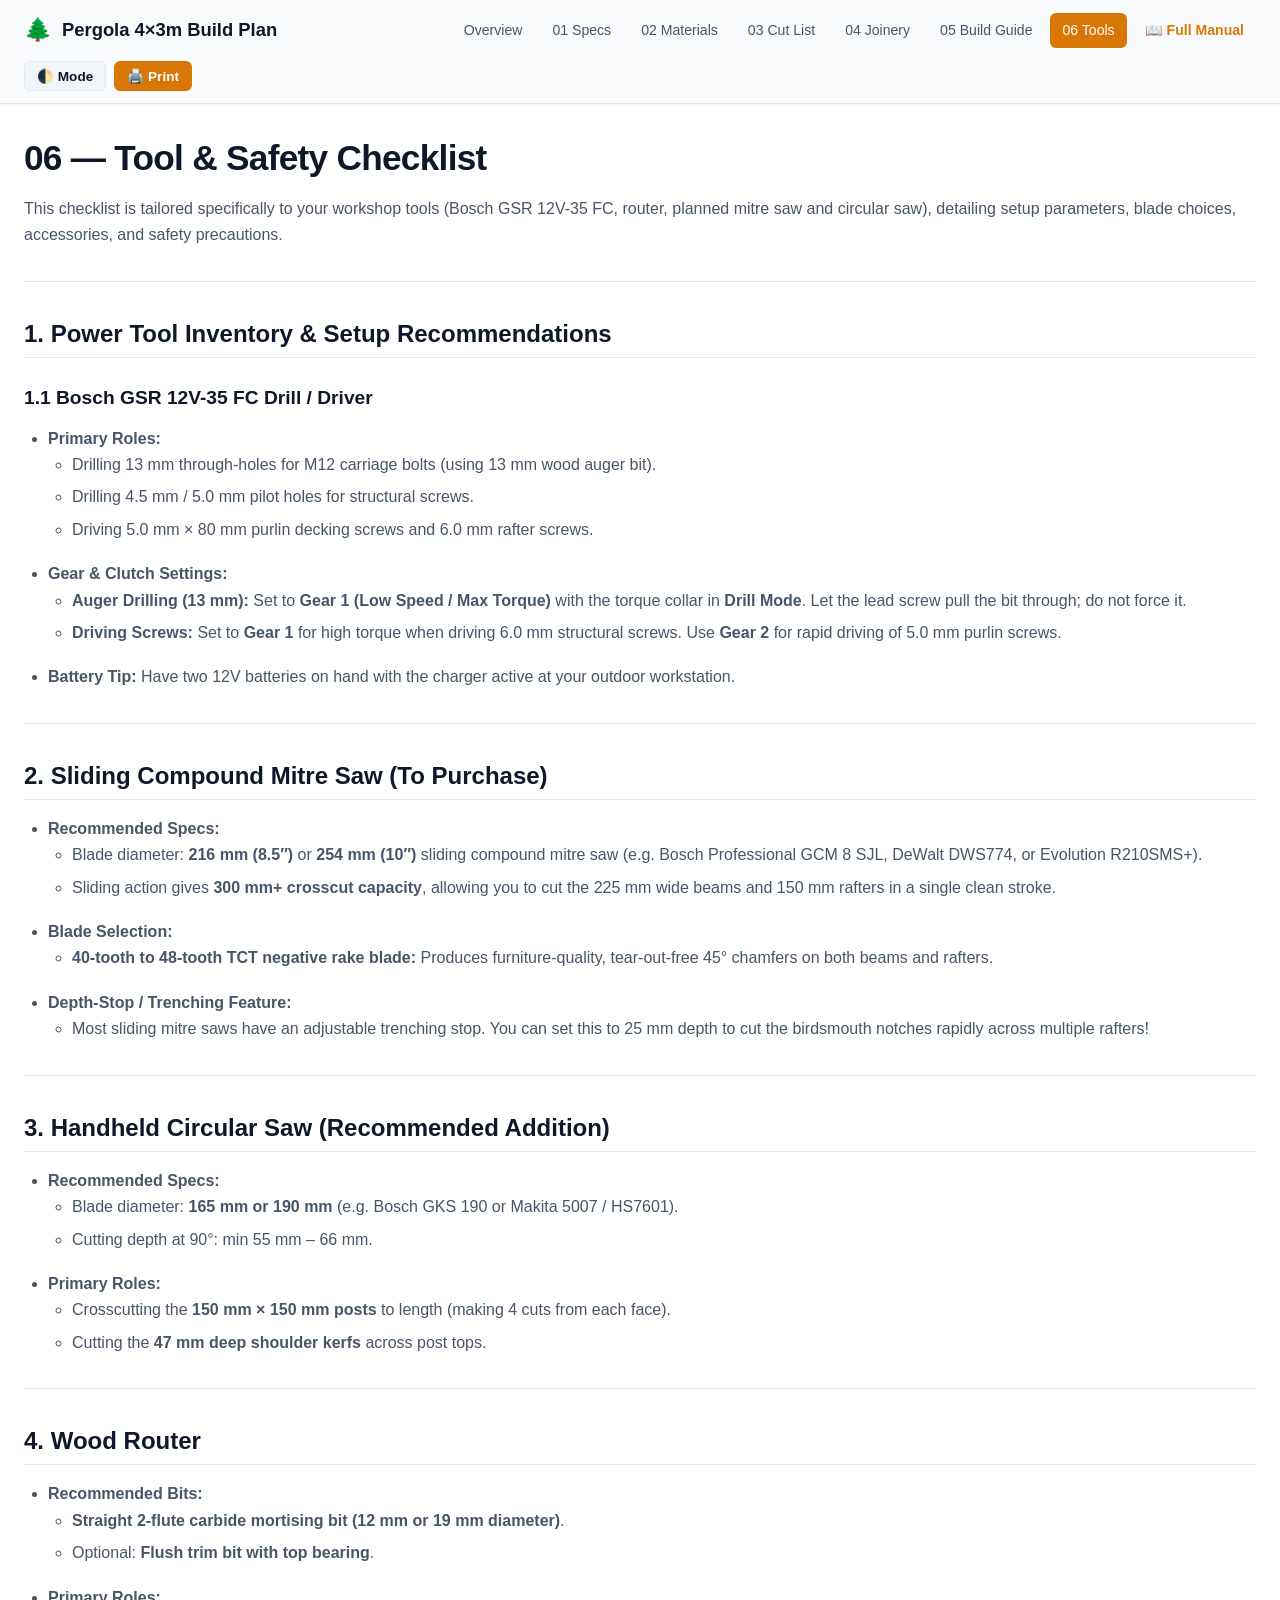
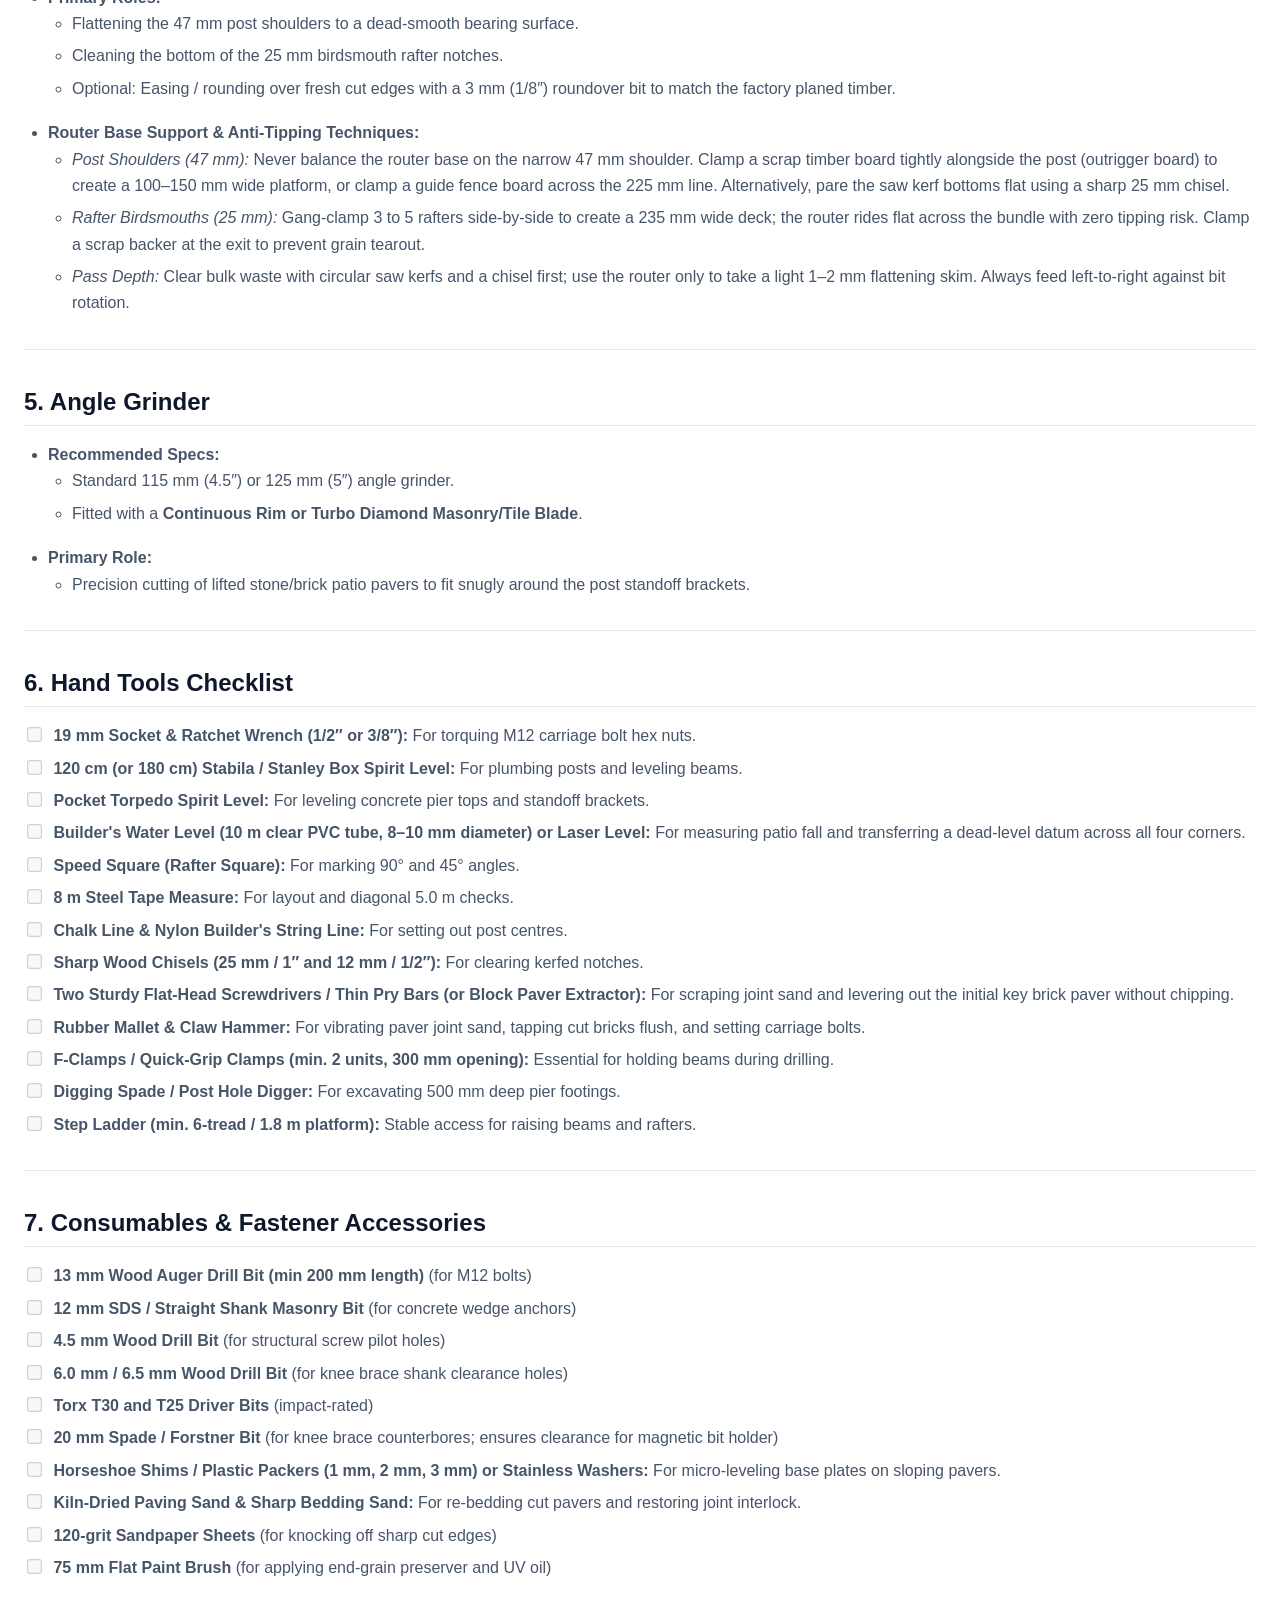
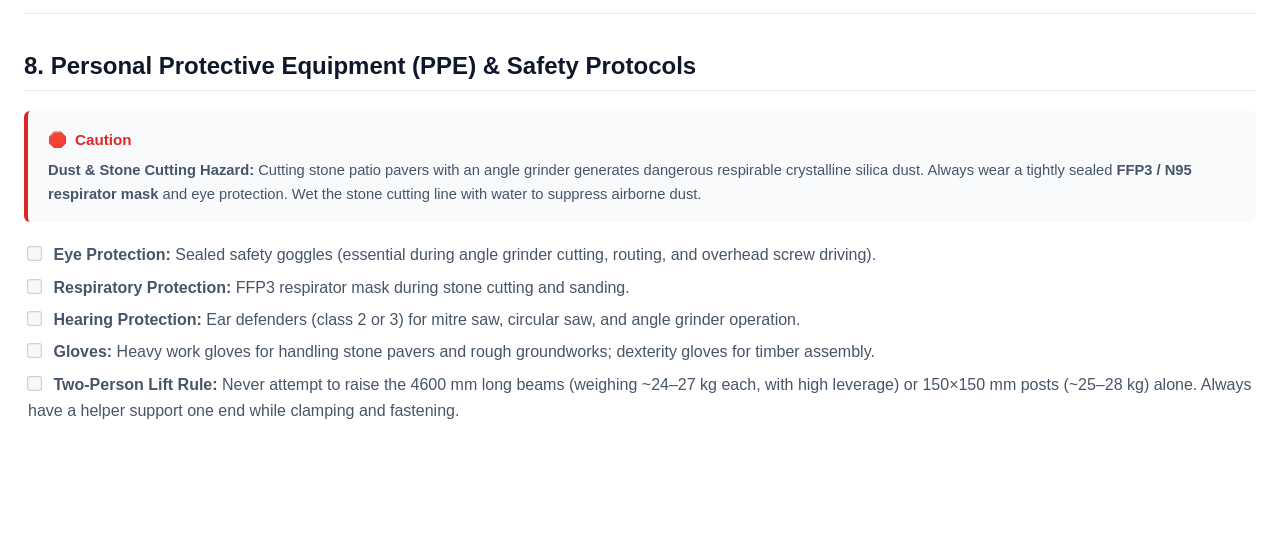
<file: 06_TOOL_AND_SAFETY_CHECKLIST.html>
<!DOCTYPE html>
<html lang="en">
<head>
  <meta charset="UTF-8">
  <meta name="viewport" content="width=device-width, initial-scale=1.0">
  <title>06 — Tool & Safety Checklist — Pergola 4x3m</title>
  <link rel="stylesheet" href="css/styles.css">
</head>
<body>
  
<header class="site-header">
  <div class="header-container">
    <a href="index.html" class="logo-area">
      <span class="logo-icon">🌲</span>
      <span>Pergola 4×3m Build Plan</span>
    </a>
    <nav class="nav-links">
      <a href="index.html" class="nav-item">Overview</a>
<a href="01_PROJECT_SPECIFICATIONS.html" class="nav-item">01 Specs</a>
<a href="02_BILL_OF_MATERIALS.html" class="nav-item">02 Materials</a>
<a href="03_CUT_LIST_AND_TIMBER_OPTIMIZATION.html" class="nav-item">03 Cut List</a>
<a href="04_JOINERY_AND_CONNECTION_DETAILS.html" class="nav-item">04 Joinery</a>
<a href="05_STEP_BY_STEP_BUILD_GUIDE.html" class="nav-item">05 Build Guide</a>
<a href="06_TOOL_AND_SAFETY_CHECKLIST.html" class="nav-item active">06 Tools</a>
<a href="complete_build_manual.html" class="nav-item" style="font-weight:700; color:var(--brand);">📖 Full Manual</a>
    </nav>
    <div class="header-actions">
      <button class="btn-action" onclick="toggleTheme()" title="Toggle Dark/Light Mode">🌓 Mode</button>
      <button class="btn-action btn-action-primary" onclick="window.print()" title="Print Current Document">🖨️ Print</button>
    </div>
  </div>
</header>

  <main class="page-container">
    <h1>06 — Tool &amp; Safety Checklist</h1>
<p>This checklist is tailored specifically to your workshop tools (Bosch GSR
12V-35 FC, router, planned mitre saw and circular saw), detailing setup
parameters, blade choices, accessories, and safety precautions.</p>
<hr />
<h2>1. Power Tool Inventory &amp; Setup Recommendations</h2>
<h3>1.1 Bosch GSR 12V-35 FC Drill / Driver</h3>
<ul>
<li><strong>Primary Roles:</strong>
<ul>
<li>Drilling 13 mm through-holes for M12 carriage bolts (using 13 mm wood auger bit).</li>
<li>Drilling 4.5 mm / 5.0 mm pilot holes for structural screws.</li>
<li>Driving 5.0 mm × 80 mm purlin decking screws and 6.0 mm rafter screws.</li>
</ul>
</li>
<li><strong>Gear &amp; Clutch Settings:</strong>
<ul>
<li><strong>Auger Drilling (13 mm):</strong> Set to <strong>Gear 1 (Low Speed / Max Torque)</strong> with
the torque collar in <strong>Drill Mode</strong>. Let the lead screw pull the bit
through; do not force it.</li>
<li><strong>Driving Screws:</strong> Set to <strong>Gear 1</strong> for high torque when driving 6.0 mm structural screws. Use <strong>Gear 2</strong> for rapid driving of 5.0 mm purlin screws.</li>
</ul>
</li>
<li><strong>Battery Tip:</strong> Have two 12V batteries on hand with the charger active at your outdoor workstation.</li>
</ul>
<hr />
<h2>2. Sliding Compound Mitre Saw (To Purchase)</h2>
<ul>
<li><strong>Recommended Specs:</strong>
<ul>
<li>Blade diameter: <strong>216 mm (8.5″)</strong> or <strong>254 mm (10″)</strong> sliding compound mitre saw (e.g. Bosch Professional GCM 8 SJL, DeWalt DWS774, or Evolution R210SMS+).</li>
<li>Sliding action gives <strong>300 mm+ crosscut capacity</strong>, allowing you to cut the 225 mm wide beams and 150 mm rafters in a single clean stroke.</li>
</ul>
</li>
<li><strong>Blade Selection:</strong>
<ul>
<li><strong>40-tooth to 48-tooth TCT negative rake blade:</strong> Produces furniture-quality, tear-out-free 45° chamfers on both beams and rafters.</li>
</ul>
</li>
<li><strong>Depth-Stop / Trenching Feature:</strong>
<ul>
<li>Most sliding mitre saws have an adjustable trenching stop. You can set this to 25 mm depth to cut the birdsmouth notches rapidly across multiple rafters!</li>
</ul>
</li>
</ul>
<hr />
<h2>3. Handheld Circular Saw (Recommended Addition)</h2>
<ul>
<li><strong>Recommended Specs:</strong>
<ul>
<li>Blade diameter: <strong>165 mm or 190 mm</strong> (e.g. Bosch GKS 190 or Makita 5007 / HS7601).</li>
<li>Cutting depth at 90°: min 55 mm – 66 mm.</li>
</ul>
</li>
<li><strong>Primary Roles:</strong>
<ul>
<li>Crosscutting the <strong>150 mm × 150 mm posts</strong> to length (making 4 cuts from each face).</li>
<li>Cutting the <strong>47 mm deep shoulder kerfs</strong> across post tops.</li>
</ul>
</li>
</ul>
<hr />
<h2>4. Wood Router</h2>
<ul>
<li><strong>Recommended Bits:</strong>
<ul>
<li><strong>Straight 2-flute carbide mortising bit (12 mm or 19 mm diameter)</strong>.</li>
<li>Optional: <strong>Flush trim bit with top bearing</strong>.</li>
</ul>
</li>
<li><strong>Primary Roles:</strong>
<ul>
<li>Flattening the 47 mm post shoulders to a dead-smooth bearing surface.</li>
<li>Cleaning the bottom of the 25 mm birdsmouth rafter notches.</li>
<li>Optional: Easing / rounding over fresh cut edges with a 3 mm (1/8″) roundover bit to match the factory planed timber.</li>
</ul>
</li>
<li><strong>Router Base Support &amp; Anti-Tipping Techniques:</strong>
<ul>
<li><em>Post Shoulders (47 mm):</em> Never balance the router base on the narrow 47 mm
shoulder. Clamp a scrap timber board tightly alongside the post (outrigger board)
to create a 100–150 mm wide platform, or clamp a guide fence board across the
225 mm line. Alternatively, pare the saw kerf bottoms flat using a sharp 25 mm chisel.</li>
<li><em>Rafter Birdsmouths (25 mm):</em> Gang-clamp 3 to 5 rafters side-by-side to create
a 235 mm wide deck; the router rides flat across the bundle with zero tipping risk.
Clamp a scrap backer at the exit to prevent grain tearout.</li>
<li><em>Pass Depth:</em> Clear bulk waste with circular saw kerfs and a chisel first; use
the router only to take a light 1–2 mm flattening skim. Always feed left-to-right
against bit rotation.</li>
</ul>
</li>
</ul>
<hr />
<h2>5. Angle Grinder</h2>
<ul>
<li><strong>Recommended Specs:</strong>
<ul>
<li>Standard 115 mm (4.5″) or 125 mm (5″) angle grinder.</li>
<li>Fitted with a <strong>Continuous Rim or Turbo Diamond Masonry/Tile Blade</strong>.</li>
</ul>
</li>
<li><strong>Primary Role:</strong>
<ul>
<li>Precision cutting of lifted stone/brick patio pavers to fit snugly around the post standoff brackets.</li>
</ul>
</li>
</ul>
<hr />
<h2>6. Hand Tools Checklist</h2>
<ul class="contains-task-list">
<li class="task-list-item"><input class="task-list-item-checkbox" disabled="disabled" type="checkbox"> <strong>19 mm Socket &amp; Ratchet Wrench (1/2″ or 3/8″):</strong> For torquing M12 carriage bolt hex nuts.</li>
<li class="task-list-item"><input class="task-list-item-checkbox" disabled="disabled" type="checkbox"> <strong>120 cm (or 180 cm) Stabila / Stanley Box Spirit Level:</strong> For plumbing posts and leveling beams.</li>
<li class="task-list-item"><input class="task-list-item-checkbox" disabled="disabled" type="checkbox"> <strong>Pocket Torpedo Spirit Level:</strong> For leveling concrete pier tops and standoff brackets.</li>
<li class="task-list-item"><input class="task-list-item-checkbox" disabled="disabled" type="checkbox"> <strong>Builder's Water Level (10 m clear PVC tube, 8–10 mm diameter) or Laser Level:</strong>
For measuring patio fall and transferring a dead-level datum across all four corners.</li>
<li class="task-list-item"><input class="task-list-item-checkbox" disabled="disabled" type="checkbox"> <strong>Speed Square (Rafter Square):</strong> For marking 90° and 45° angles.</li>
<li class="task-list-item"><input class="task-list-item-checkbox" disabled="disabled" type="checkbox"> <strong>8 m Steel Tape Measure:</strong> For layout and diagonal 5.0 m checks.</li>
<li class="task-list-item"><input class="task-list-item-checkbox" disabled="disabled" type="checkbox"> <strong>Chalk Line &amp; Nylon Builder's String Line:</strong> For setting out post centres.</li>
<li class="task-list-item"><input class="task-list-item-checkbox" disabled="disabled" type="checkbox"> <strong>Sharp Wood Chisels (25 mm / 1″ and 12 mm / 1/2″):</strong> For clearing kerfed notches.</li>
<li class="task-list-item"><input class="task-list-item-checkbox" disabled="disabled" type="checkbox"> <strong>Two Sturdy Flat-Head Screwdrivers / Thin Pry Bars (or Block Paver Extractor):</strong>
For scraping joint sand and levering out the initial key brick paver without chipping.</li>
<li class="task-list-item"><input class="task-list-item-checkbox" disabled="disabled" type="checkbox"> <strong>Rubber Mallet &amp; Claw Hammer:</strong> For vibrating paver joint sand, tapping cut bricks flush, and setting carriage bolts.</li>
<li class="task-list-item"><input class="task-list-item-checkbox" disabled="disabled" type="checkbox"> <strong>F-Clamps / Quick-Grip Clamps (min. 2 units, 300 mm opening):</strong> Essential for holding beams during drilling.</li>
<li class="task-list-item"><input class="task-list-item-checkbox" disabled="disabled" type="checkbox"> <strong>Digging Spade / Post Hole Digger:</strong> For excavating 500 mm deep pier footings.</li>
<li class="task-list-item"><input class="task-list-item-checkbox" disabled="disabled" type="checkbox"> <strong>Step Ladder (min. 6-tread / 1.8 m platform):</strong> Stable access for raising beams and rafters.</li>
</ul>
<hr />
<h2>7. Consumables &amp; Fastener Accessories</h2>
<ul class="contains-task-list">
<li class="task-list-item"><input class="task-list-item-checkbox" disabled="disabled" type="checkbox"> <strong>13 mm Wood Auger Drill Bit (min 200 mm length)</strong> (for M12 bolts)</li>
<li class="task-list-item"><input class="task-list-item-checkbox" disabled="disabled" type="checkbox"> <strong>12 mm SDS / Straight Shank Masonry Bit</strong> (for concrete wedge anchors)</li>
<li class="task-list-item"><input class="task-list-item-checkbox" disabled="disabled" type="checkbox"> <strong>4.5 mm Wood Drill Bit</strong> (for structural screw pilot holes)</li>
<li class="task-list-item"><input class="task-list-item-checkbox" disabled="disabled" type="checkbox"> <strong>6.0 mm / 6.5 mm Wood Drill Bit</strong> (for knee brace shank clearance holes)</li>
<li class="task-list-item"><input class="task-list-item-checkbox" disabled="disabled" type="checkbox"> <strong>Torx T30 and T25 Driver Bits</strong> (impact-rated)</li>
<li class="task-list-item"><input class="task-list-item-checkbox" disabled="disabled" type="checkbox"> <strong>20 mm Spade / Forstner Bit</strong> (for knee brace counterbores; ensures clearance for magnetic bit holder)</li>
<li class="task-list-item"><input class="task-list-item-checkbox" disabled="disabled" type="checkbox"> <strong>Horseshoe Shims / Plastic Packers (1 mm, 2 mm, 3 mm) or Stainless Washers:</strong> For micro-leveling base plates on sloping pavers.</li>
<li class="task-list-item"><input class="task-list-item-checkbox" disabled="disabled" type="checkbox"> <strong>Kiln-Dried Paving Sand &amp; Sharp Bedding Sand:</strong> For re-bedding cut pavers and restoring joint interlock.</li>
<li class="task-list-item"><input class="task-list-item-checkbox" disabled="disabled" type="checkbox"> <strong>120-grit Sandpaper Sheets</strong> (for knocking off sharp cut edges)</li>
<li class="task-list-item"><input class="task-list-item-checkbox" disabled="disabled" type="checkbox"> <strong>75 mm Flat Paint Brush</strong> (for applying end-grain preserver and UV oil)</li>
</ul>
<hr />
<h2>8. Personal Protective Equipment (PPE) &amp; Safety Protocols</h2>
<div class="callout callout-caution"><div class="callout-header"><span class="callout-icon">🛑</span> Caution</div><div class="callout-body"><p><strong>Dust &amp; Stone Cutting Hazard:</strong>
Cutting stone patio pavers with an angle grinder generates dangerous
respirable crystalline silica dust. Always wear a tightly sealed <strong>FFP3 / N95
respirator mask</strong> and eye protection. Wet the stone cutting line with water
to suppress airborne dust.</p></div></div>
<ul class="contains-task-list">
<li class="task-list-item"><input class="task-list-item-checkbox" disabled="disabled" type="checkbox"> <strong>Eye Protection:</strong> Sealed safety goggles (essential during angle grinder cutting, routing, and overhead screw driving).</li>
<li class="task-list-item"><input class="task-list-item-checkbox" disabled="disabled" type="checkbox"> <strong>Respiratory Protection:</strong> FFP3 respirator mask during stone cutting and sanding.</li>
<li class="task-list-item"><input class="task-list-item-checkbox" disabled="disabled" type="checkbox"> <strong>Hearing Protection:</strong> Ear defenders (class 2 or 3) for mitre saw, circular saw, and angle grinder operation.</li>
<li class="task-list-item"><input class="task-list-item-checkbox" disabled="disabled" type="checkbox"> <strong>Gloves:</strong> Heavy work gloves for handling stone pavers and rough groundworks; dexterity gloves for timber assembly.</li>
<li class="task-list-item"><input class="task-list-item-checkbox" disabled="disabled" type="checkbox"> <strong>Two-Person Lift Rule:</strong> Never attempt to raise the 4600 mm long beams
(weighing ~24–27 kg each, with high leverage) or 150×150 mm posts (~25–28 kg)
alone. Always have a helper support one end while clamping and fastening.</li>
</ul>

  </main>
  
<script>
  function initTheme() {
    const saved = localStorage.getItem('pergola-theme');
    if (saved) {
      document.documentElement.setAttribute('data-theme', saved);
    } else if (window.matchMedia && window.matchMedia('(prefers-color-scheme: dark)').matches) {
      document.documentElement.setAttribute('data-theme', 'dark');
    }
  }
  function toggleTheme() {
    const current = document.documentElement.getAttribute('data-theme');
    const target = current === 'dark' ? 'light' : 'dark';
    document.documentElement.setAttribute('data-theme', target);
    localStorage.setItem('pergola-theme', target);
  }
  initTheme();
</script>

</body>
</html>
</file>
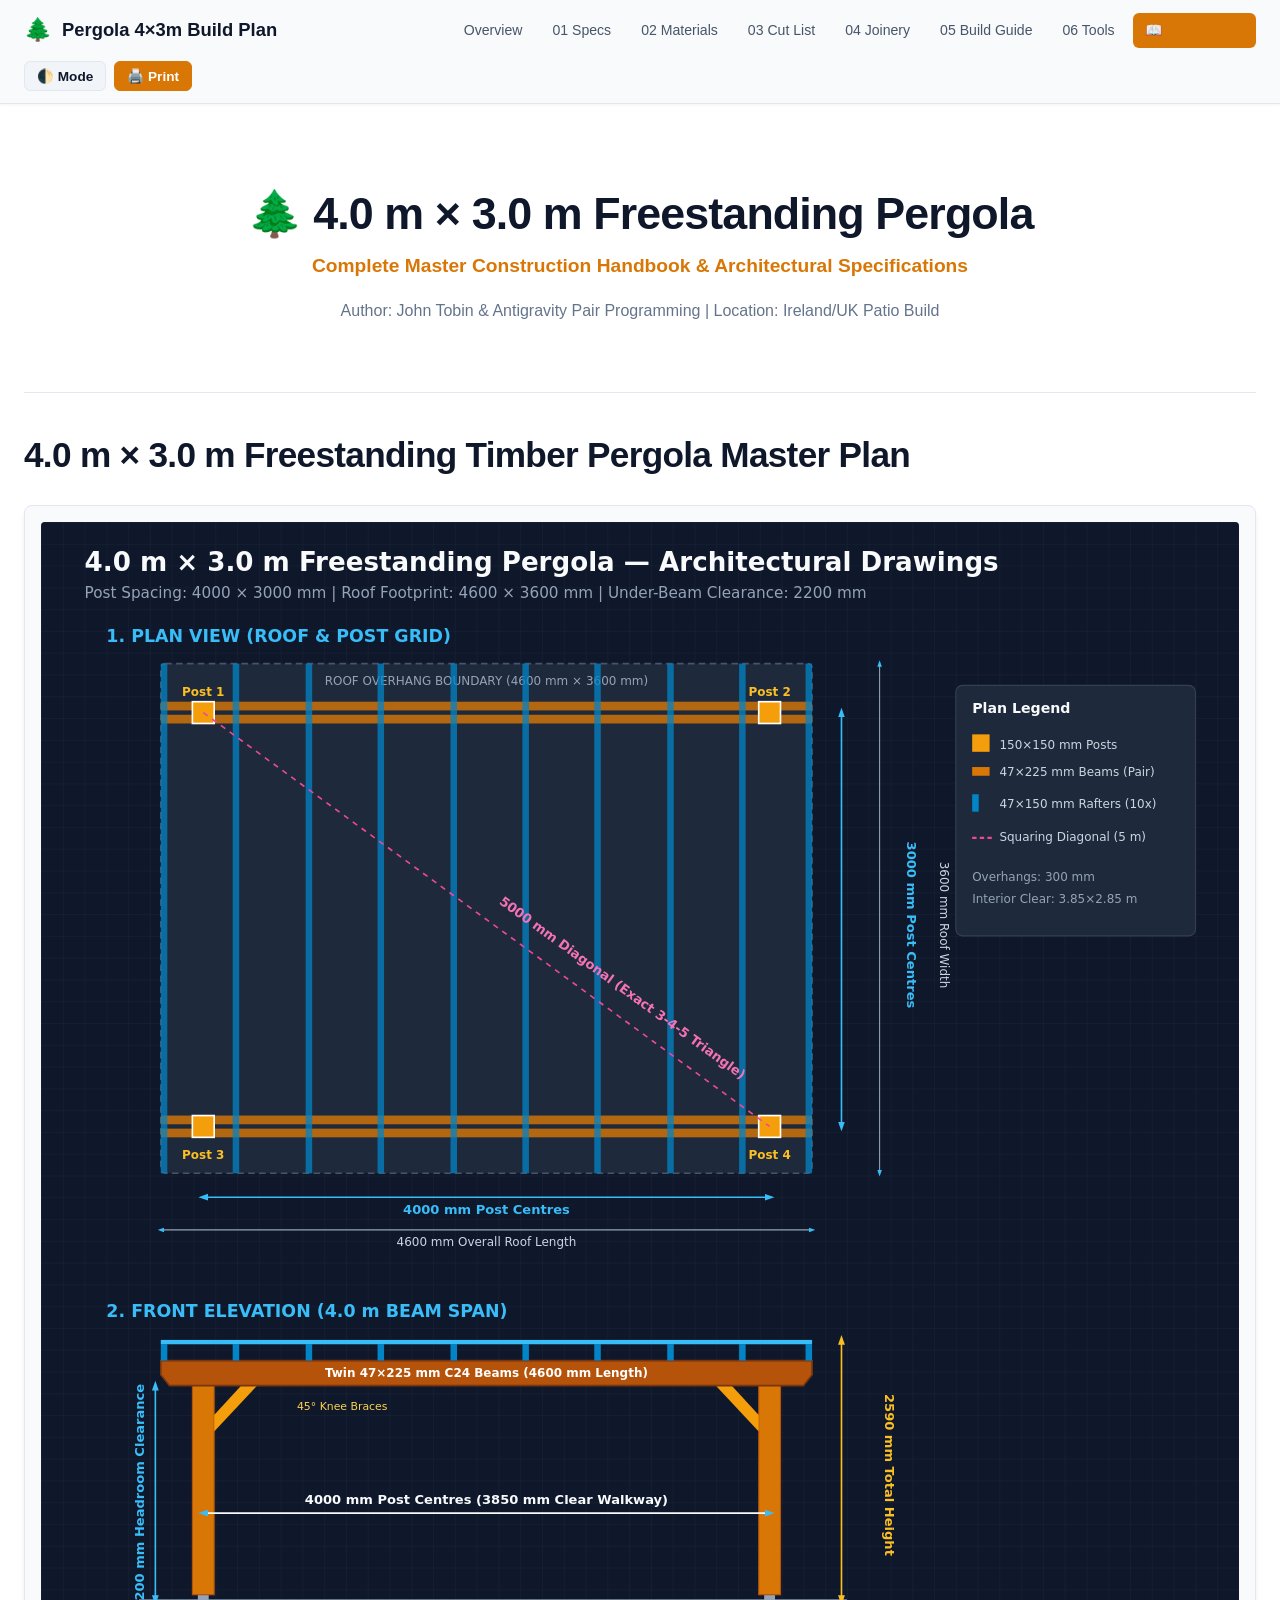
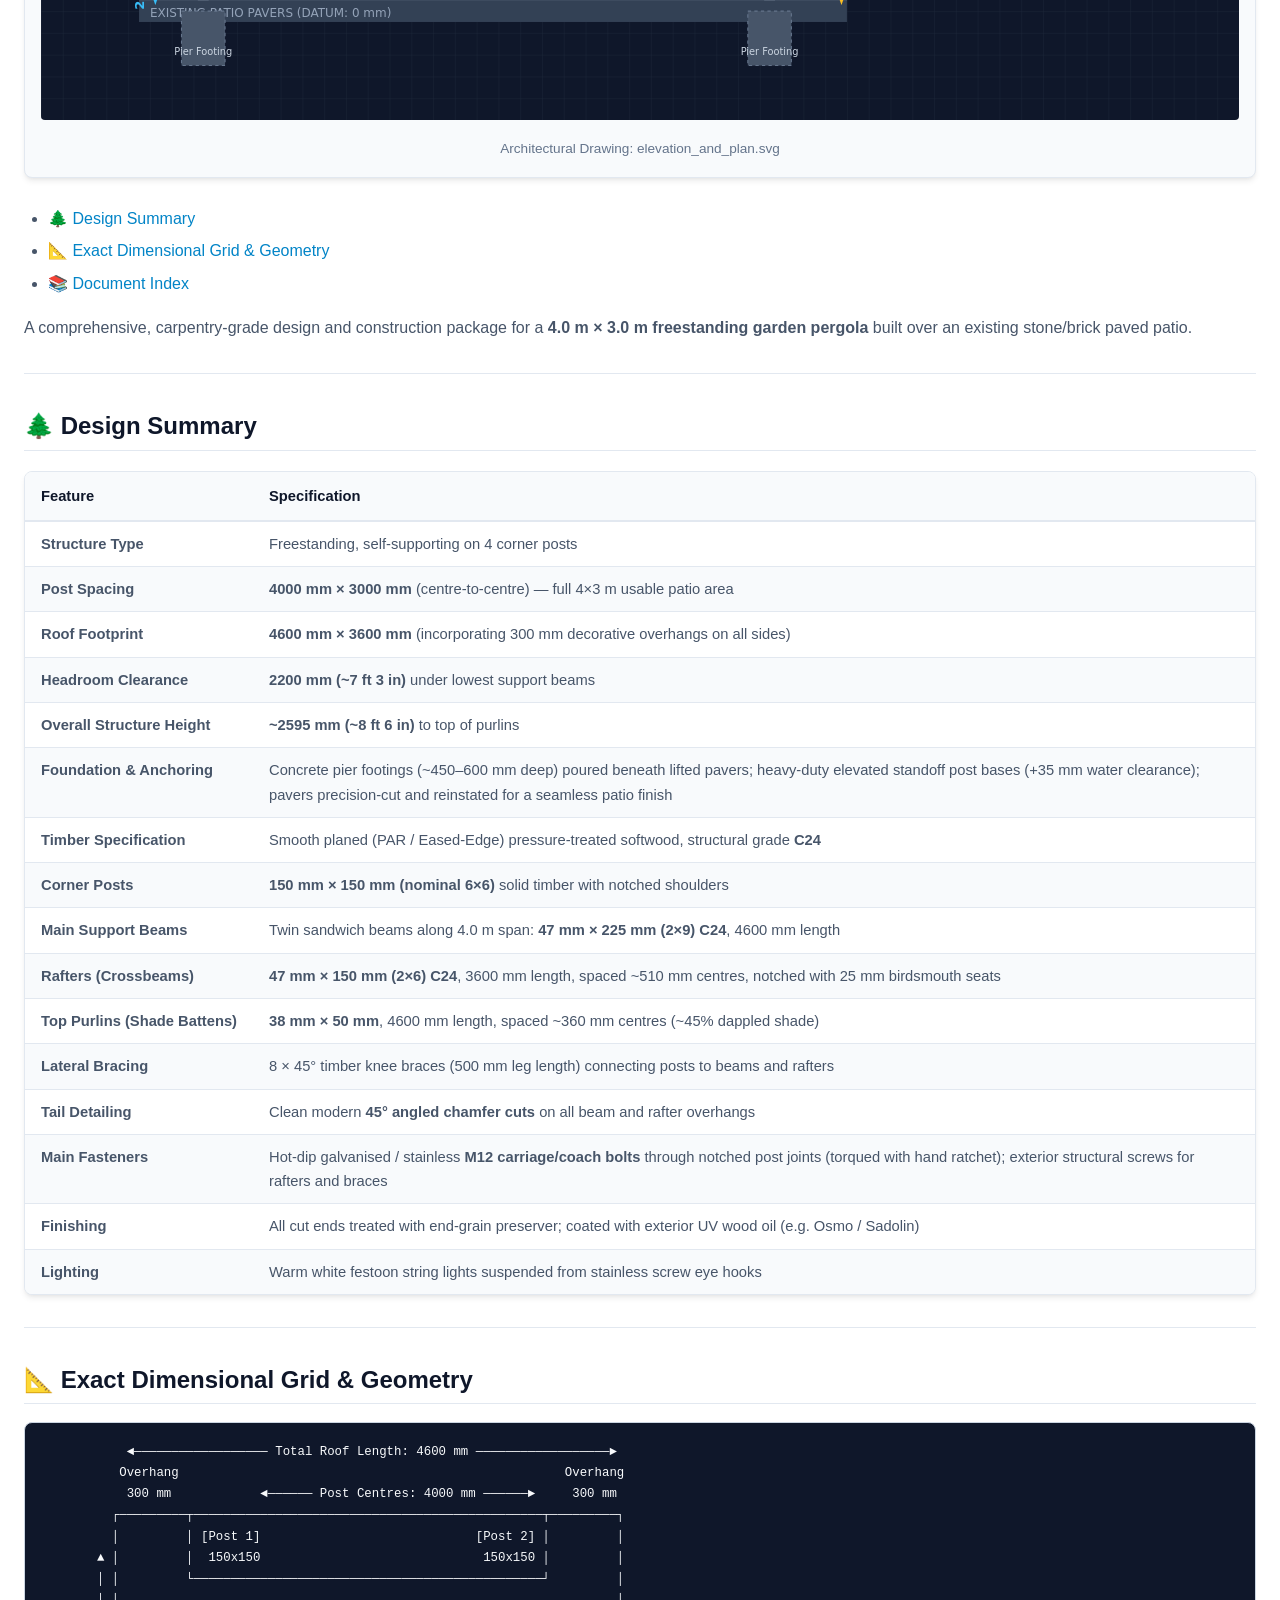
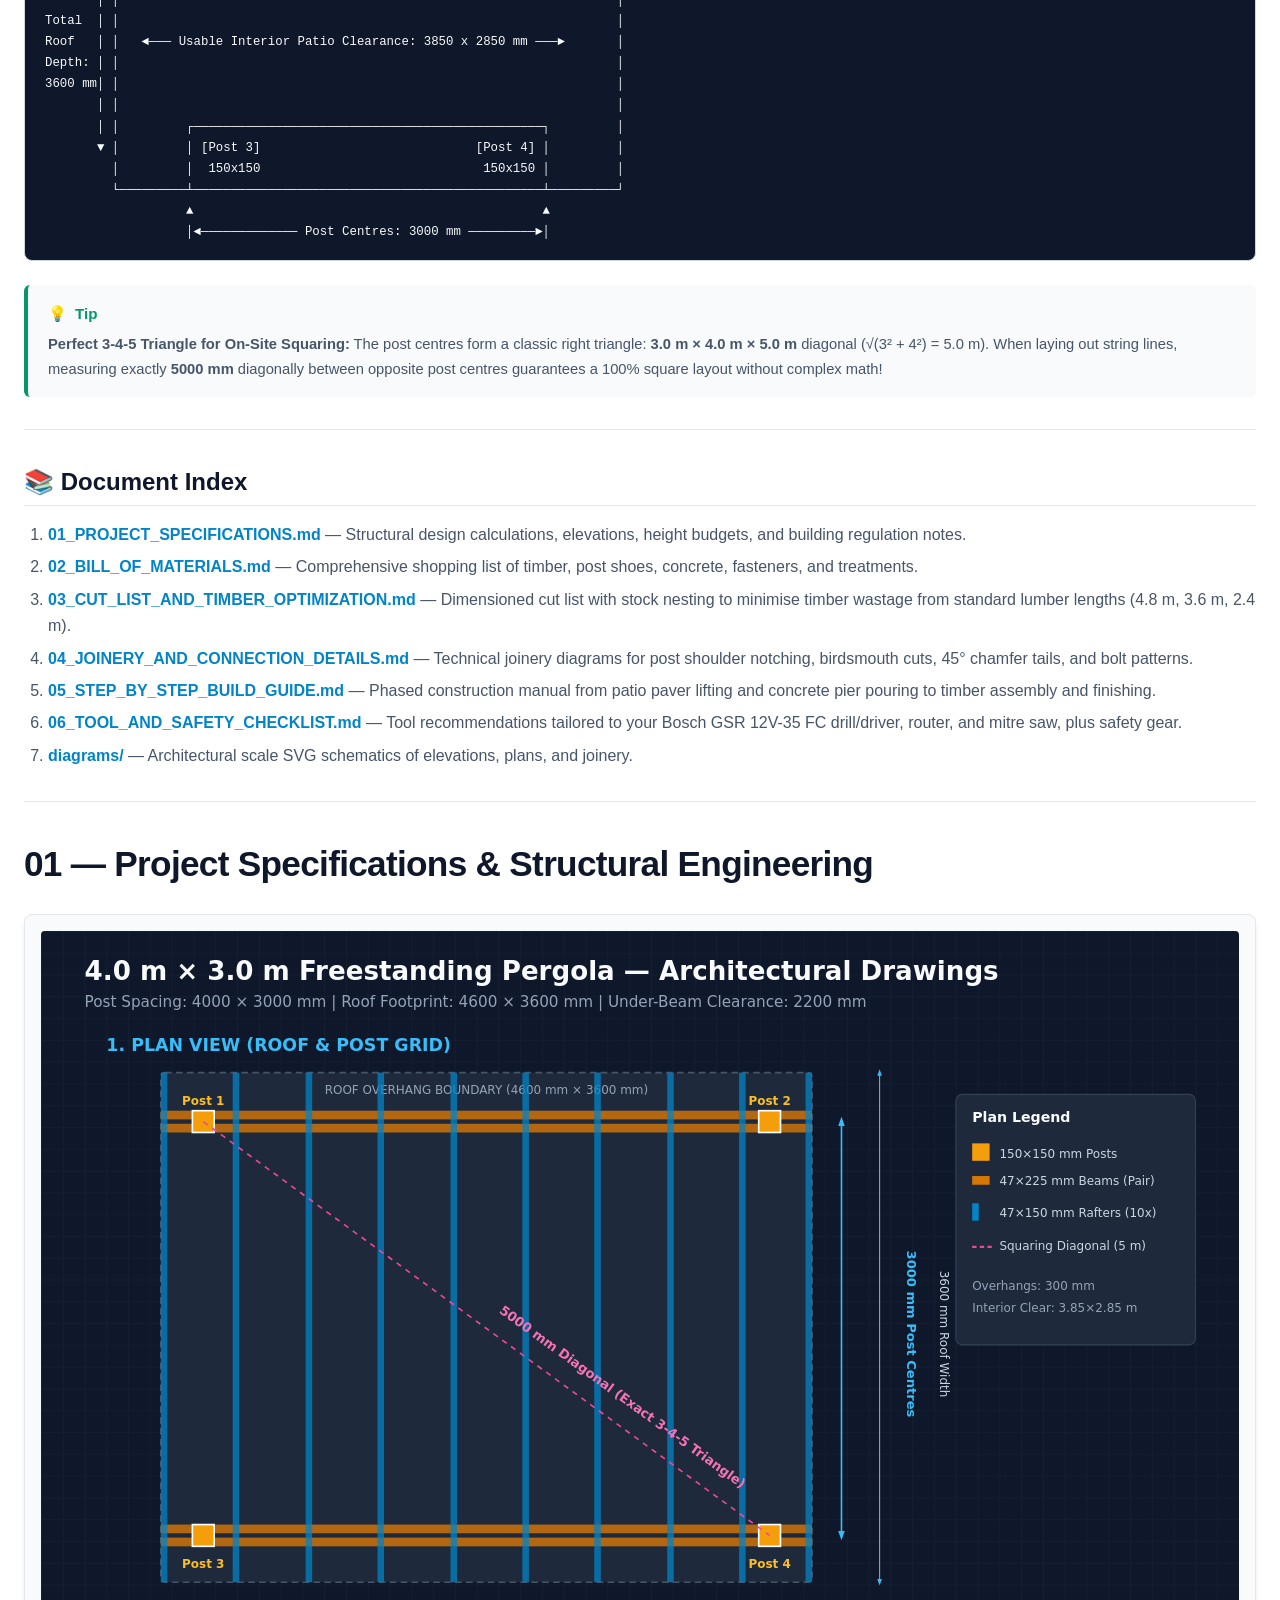
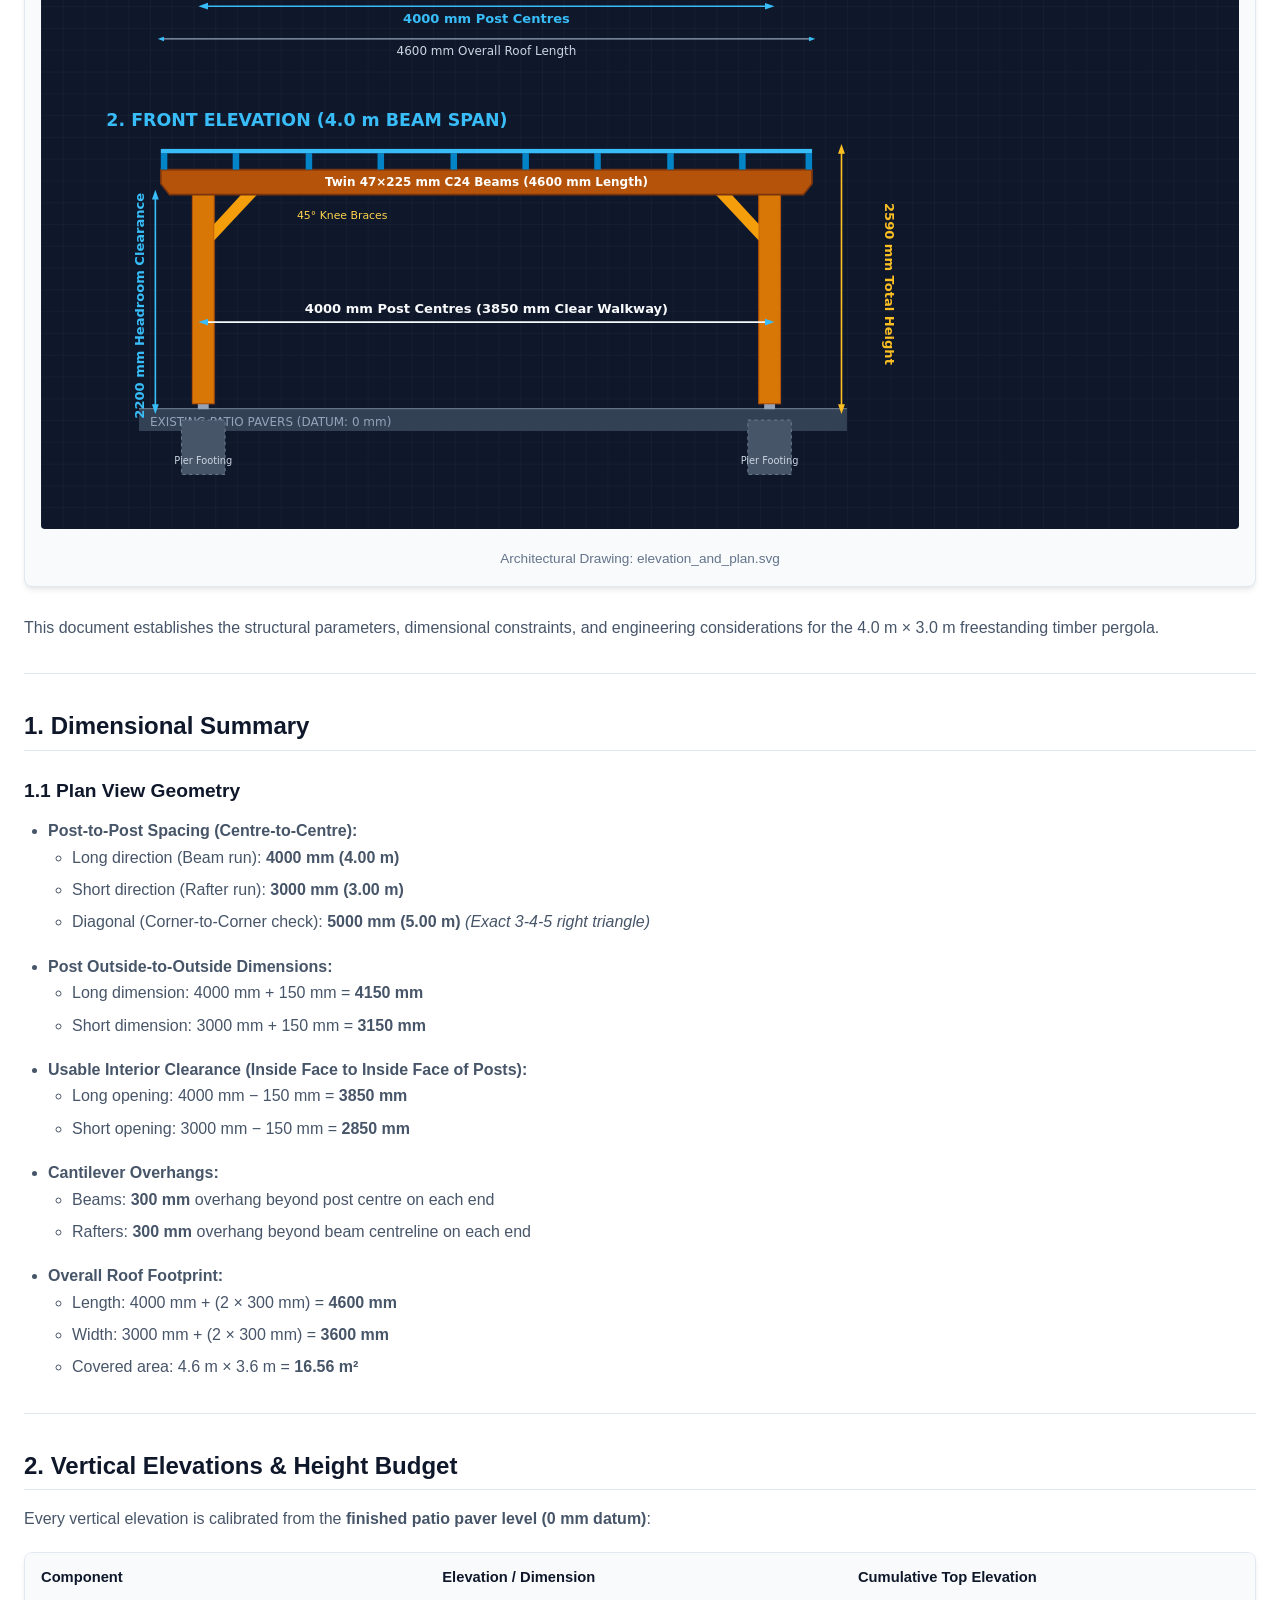
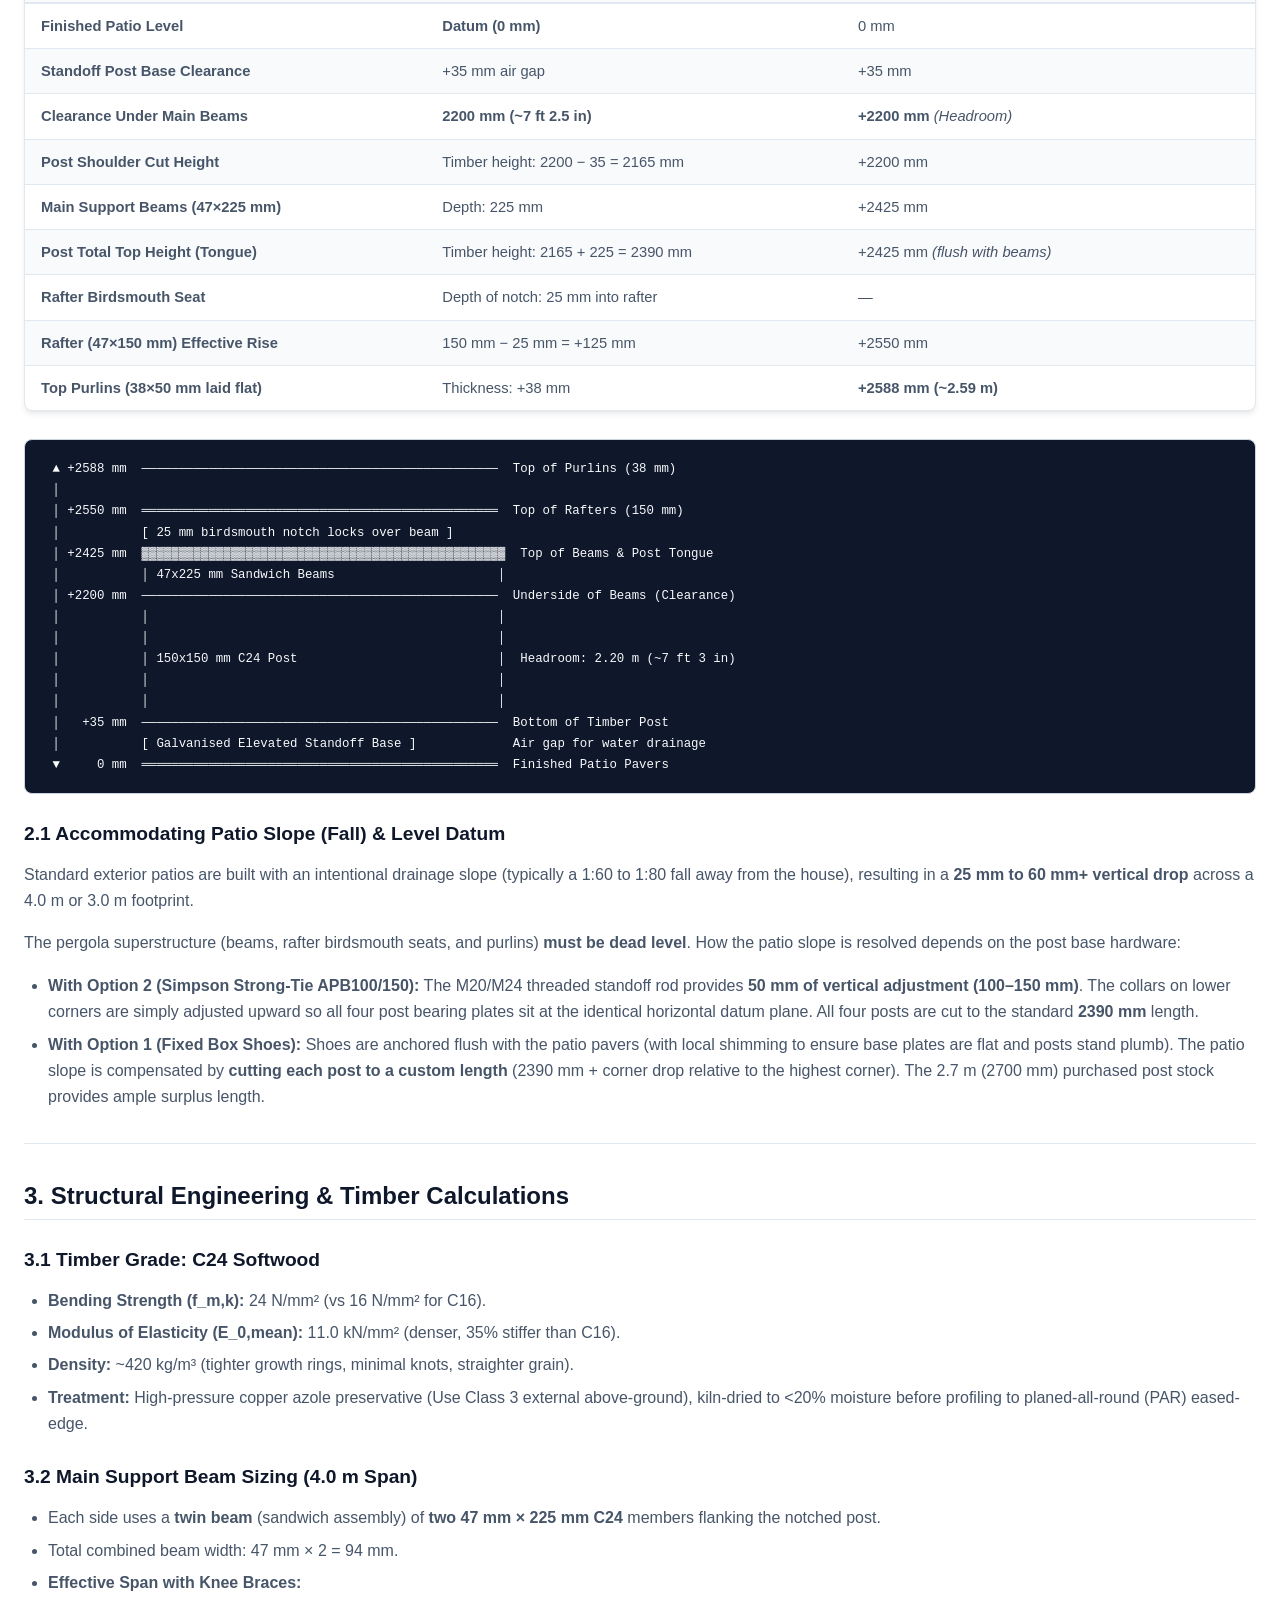
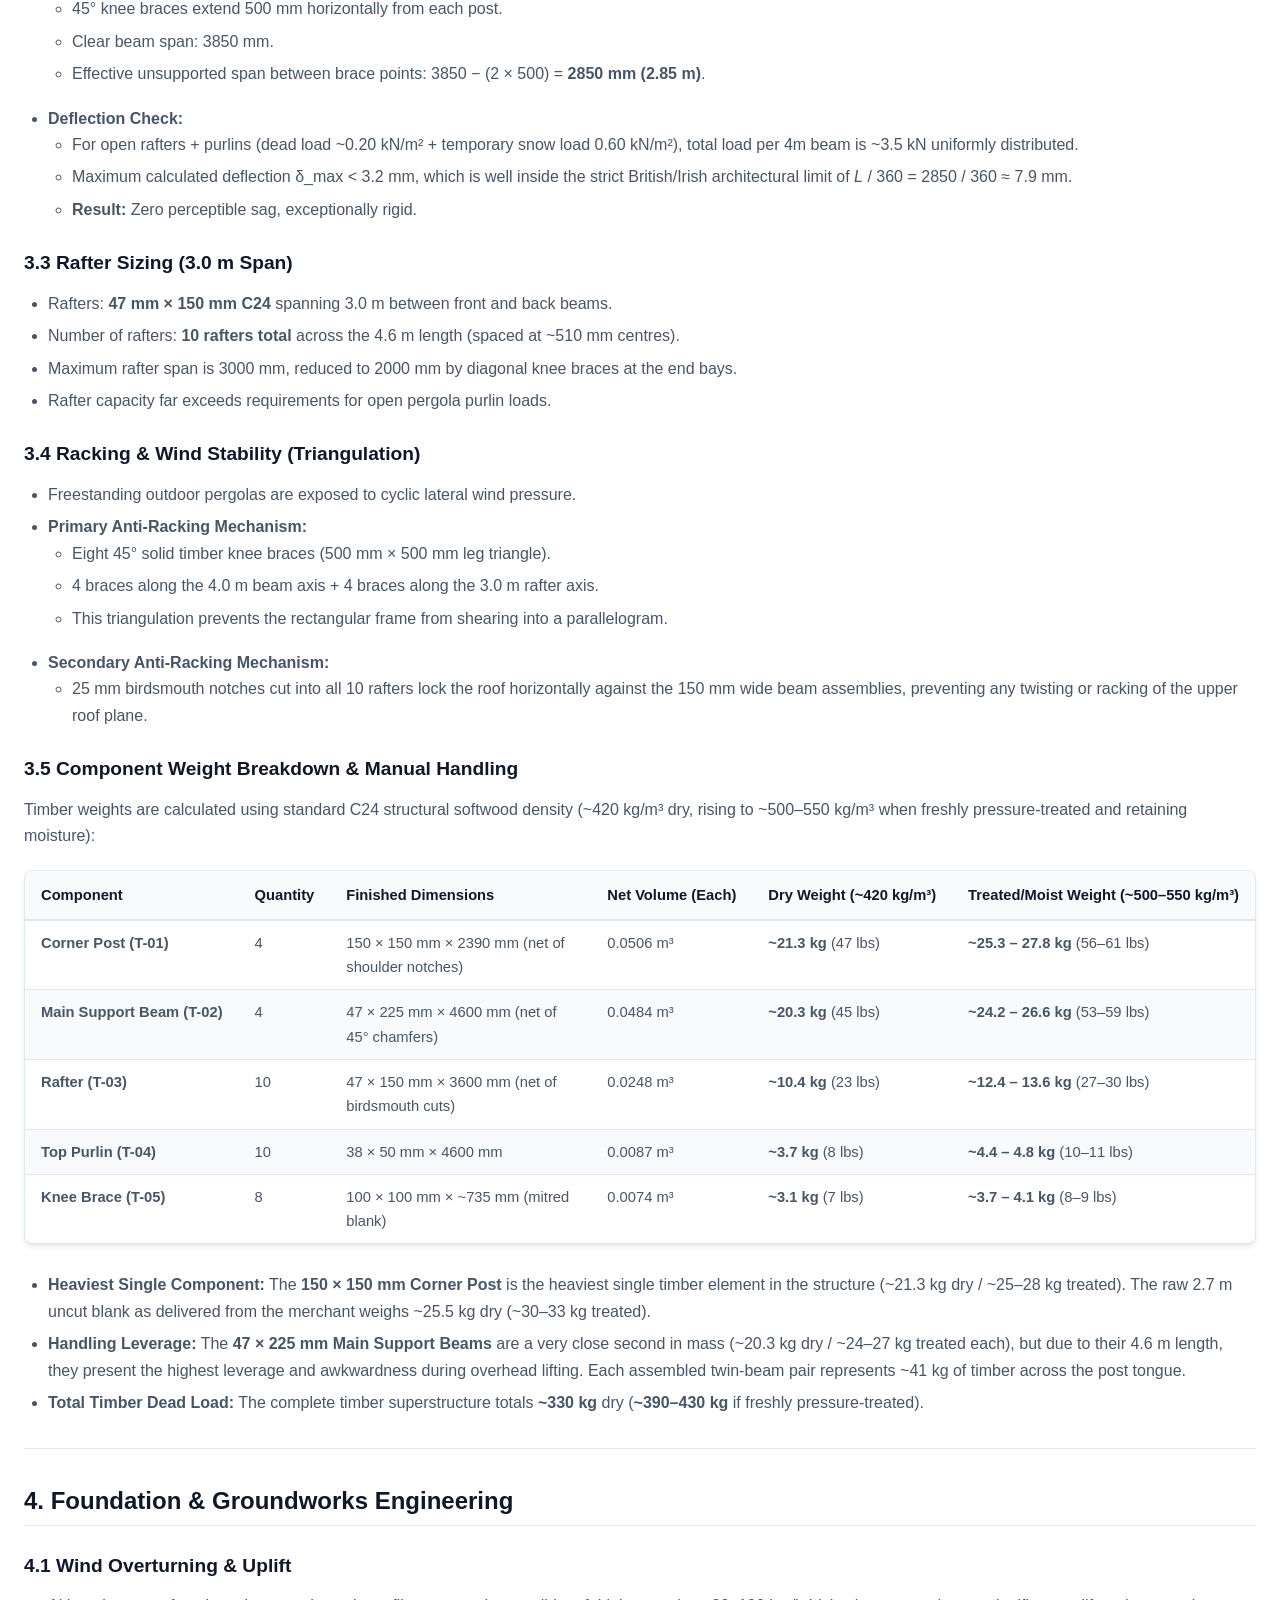
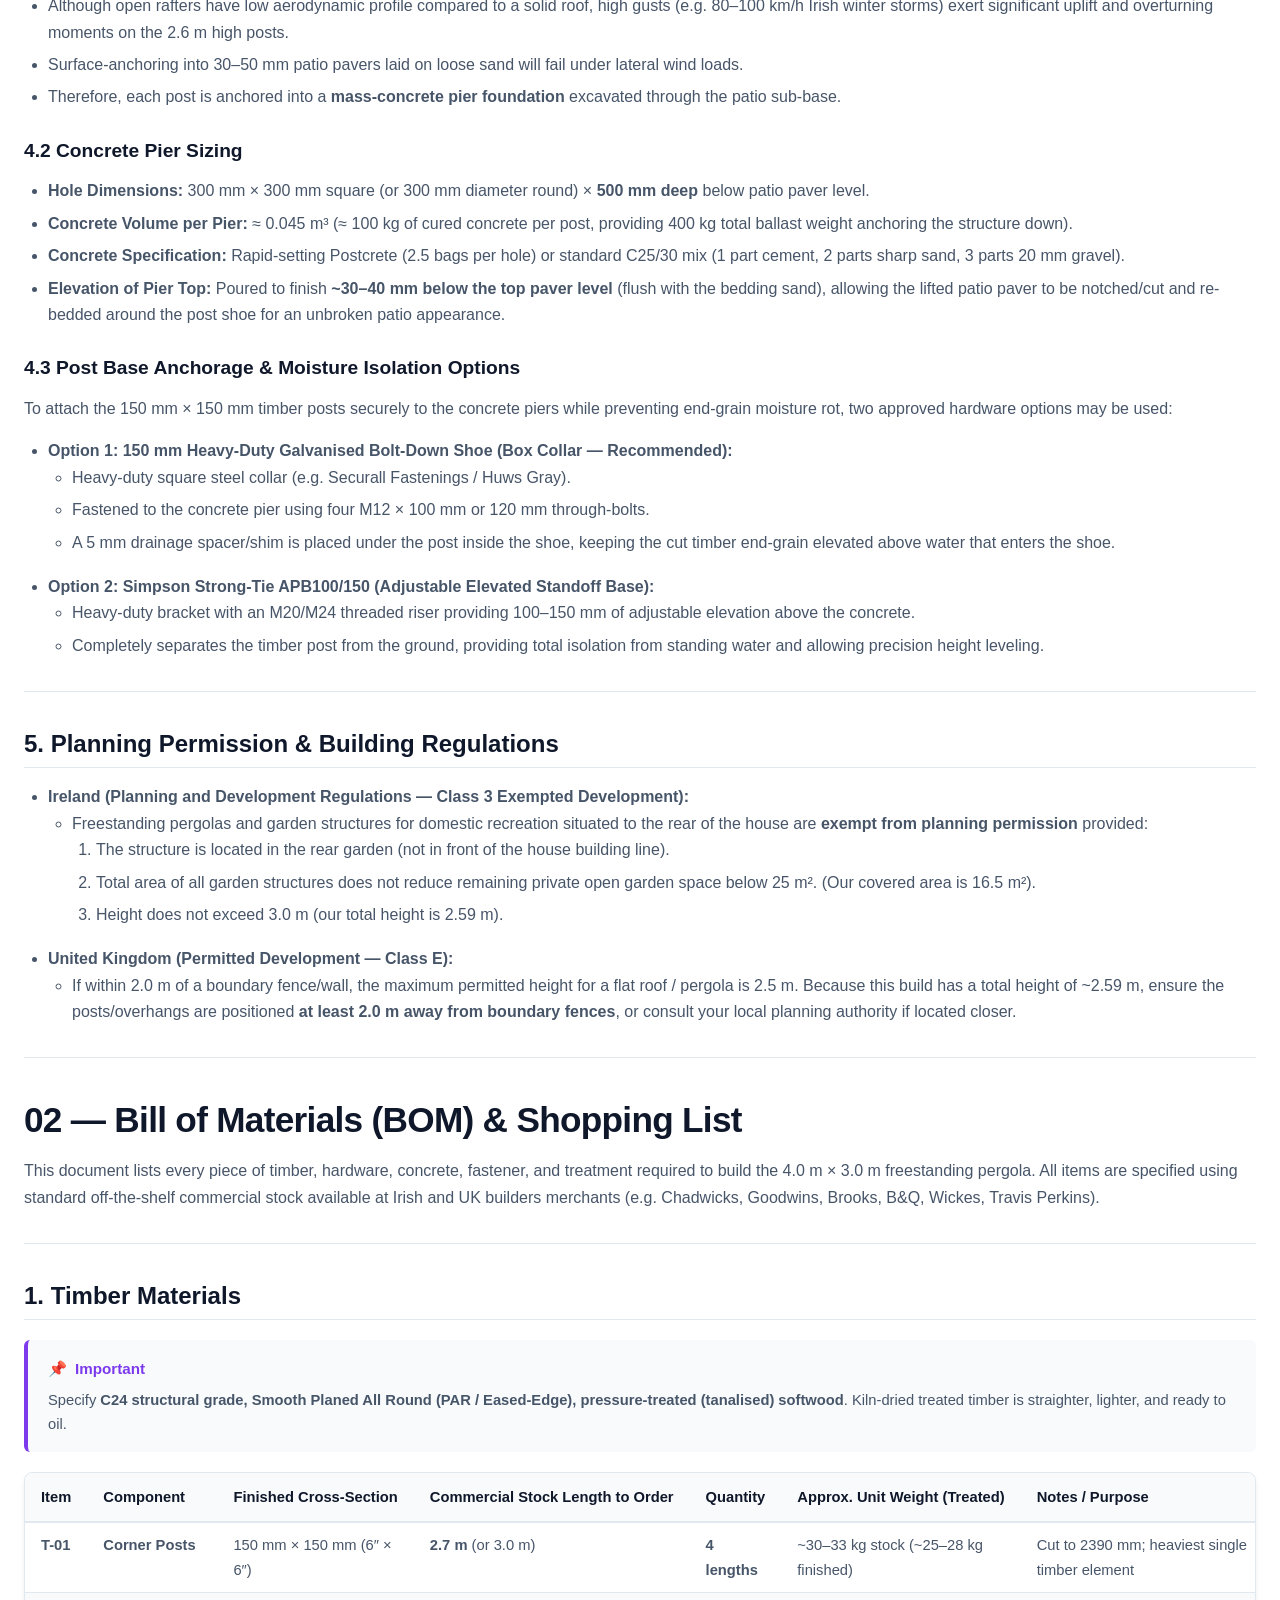
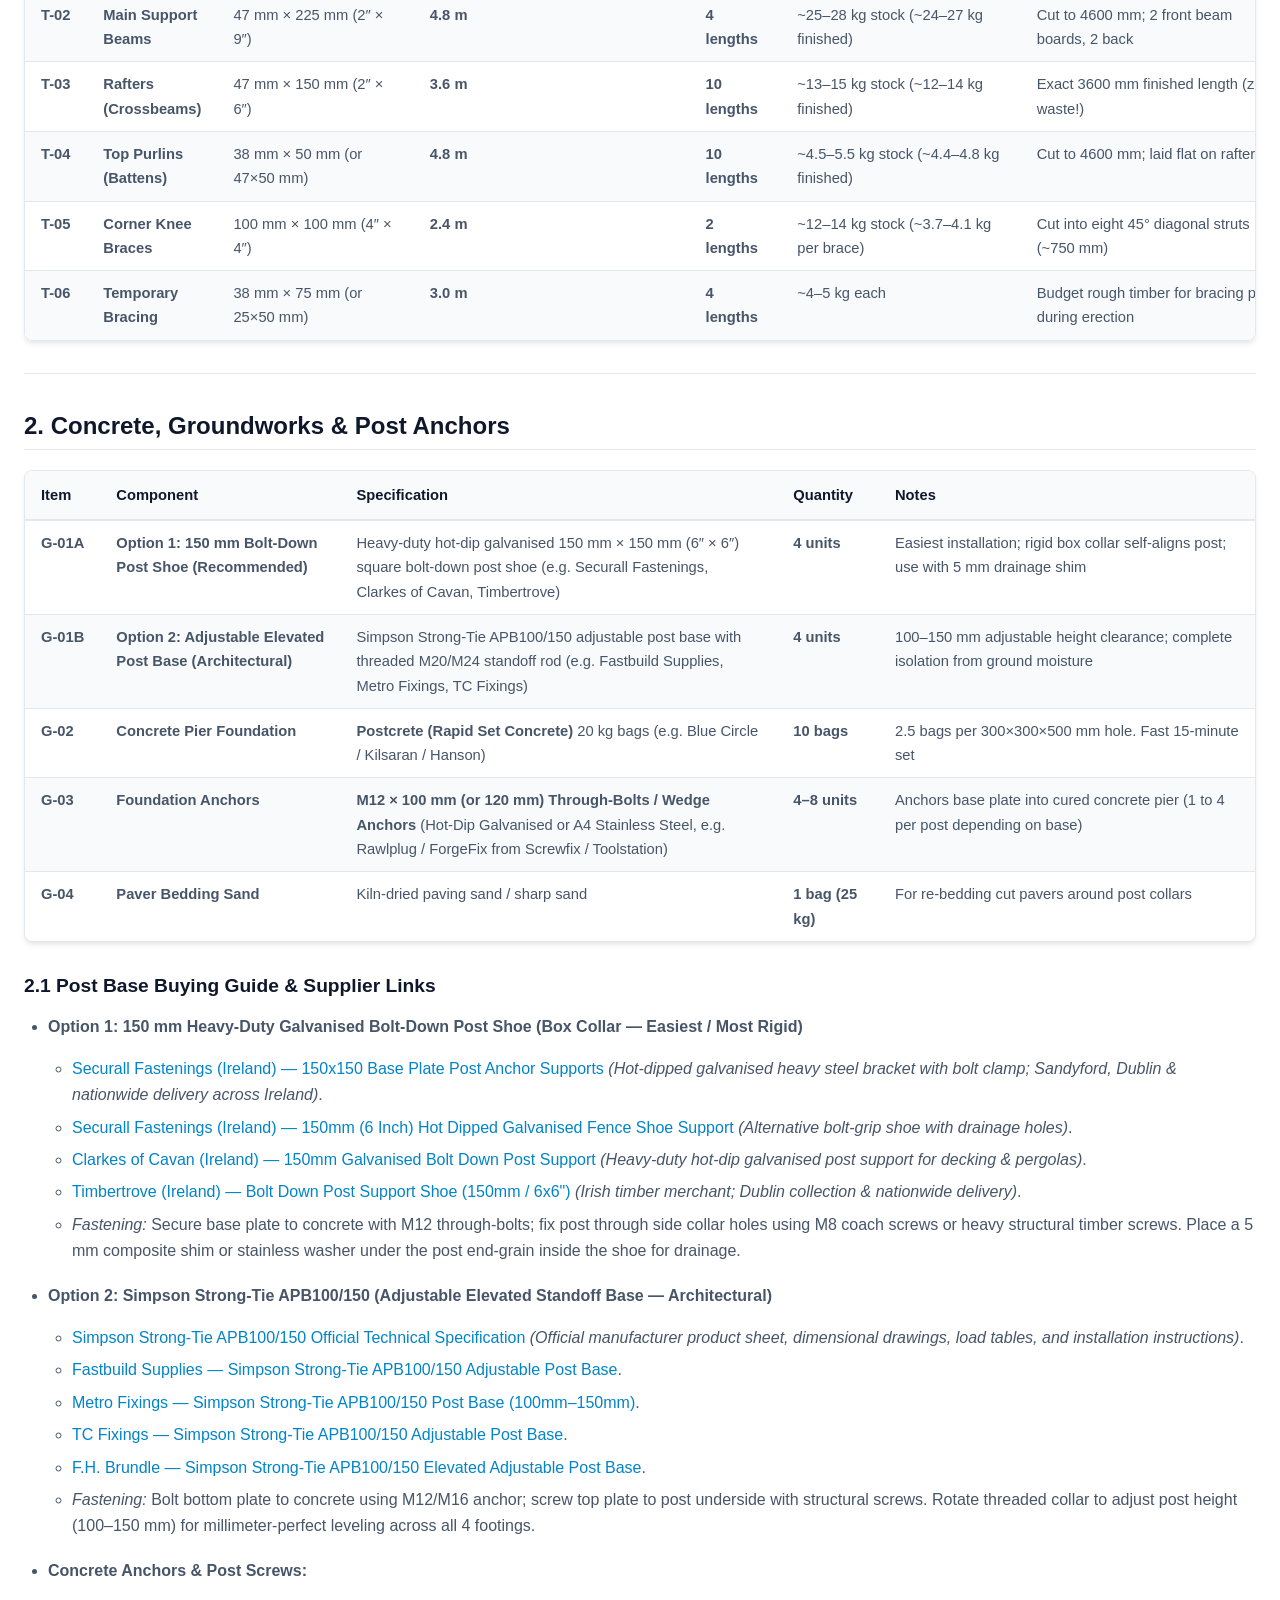
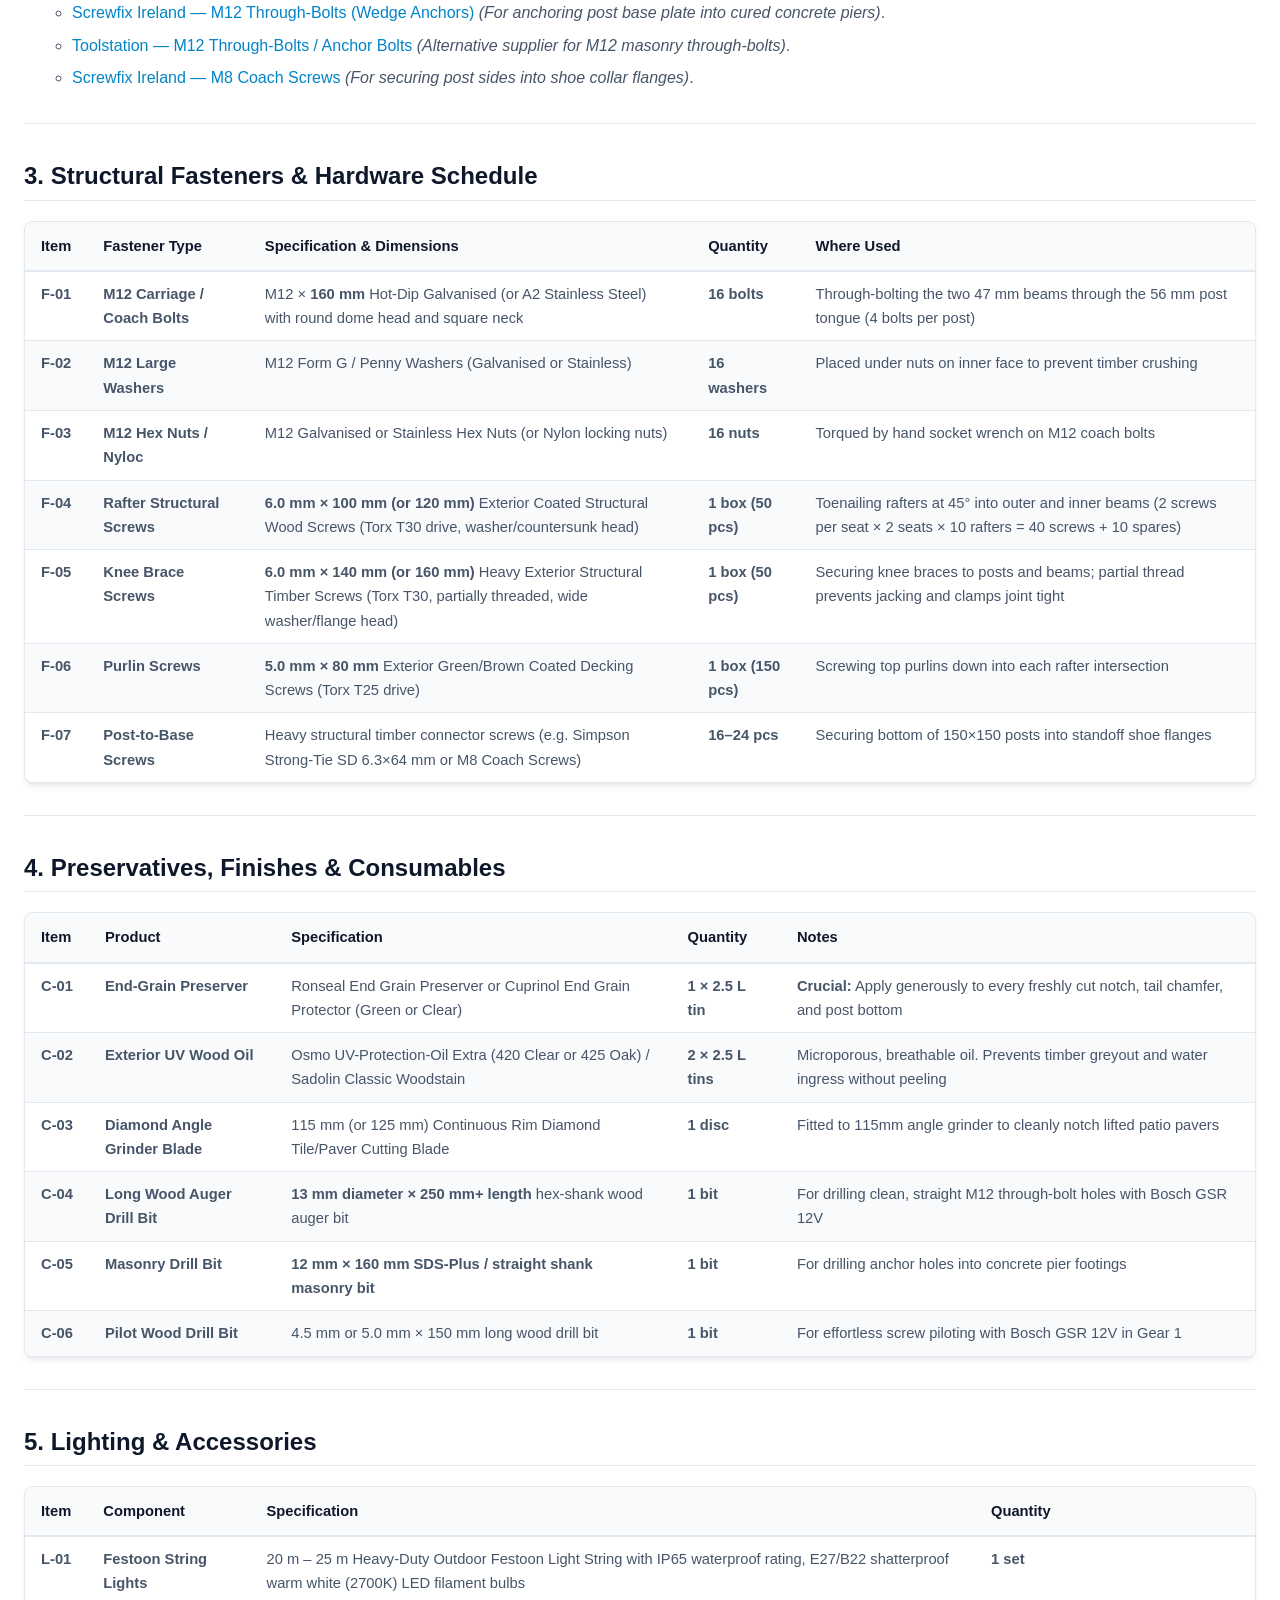
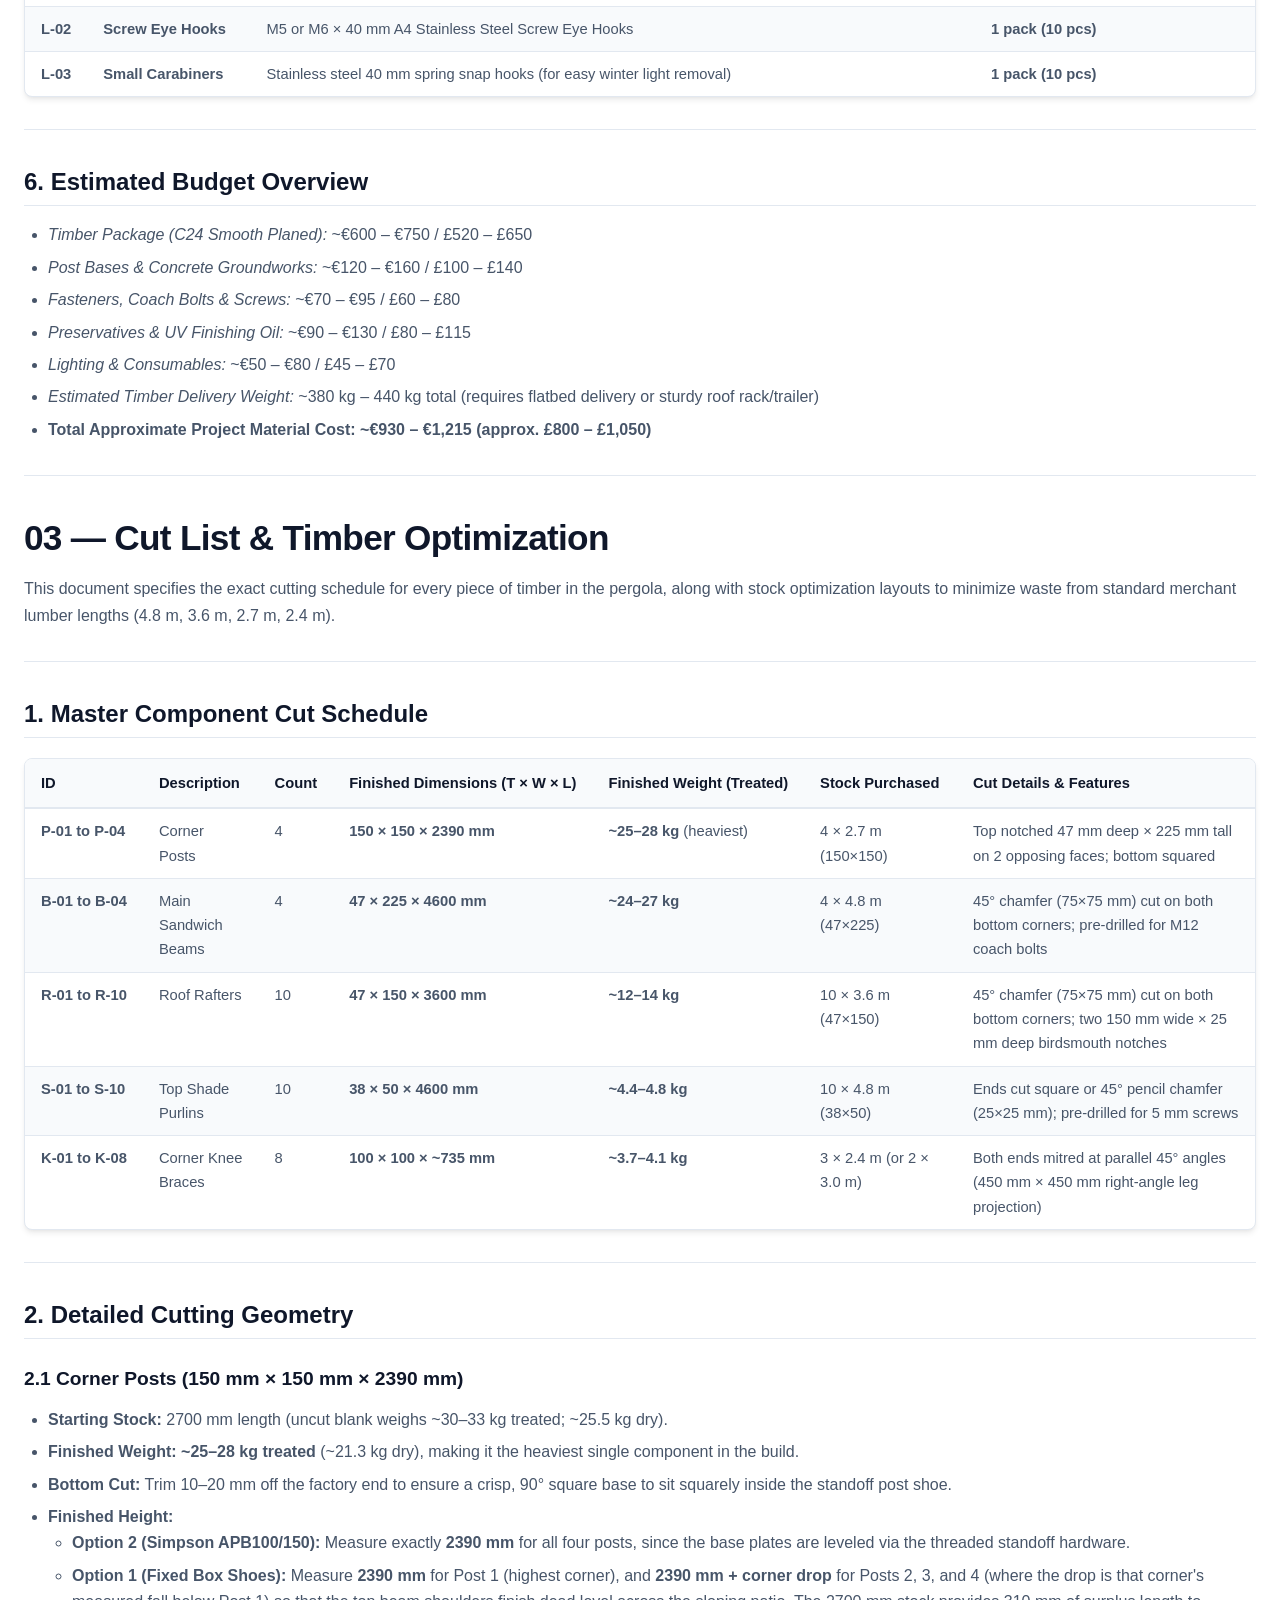
<file: complete_build_manual.html>
<!DOCTYPE html>
<html lang="en">
<head>
  <meta charset="UTF-8">
  <meta name="viewport" content="width=device-width, initial-scale=1.0">
  <title>Complete Master Build Manual — 4x3m Pergola</title>
  <link rel="stylesheet" href="css/styles.css">
</head>
<body>
  
<header class="site-header">
  <div class="header-container">
    <a href="index.html" class="logo-area">
      <span class="logo-icon">🌲</span>
      <span>Pergola 4×3m Build Plan</span>
    </a>
    <nav class="nav-links">
      <a href="index.html" class="nav-item">Overview</a>
<a href="01_PROJECT_SPECIFICATIONS.html" class="nav-item">01 Specs</a>
<a href="02_BILL_OF_MATERIALS.html" class="nav-item">02 Materials</a>
<a href="03_CUT_LIST_AND_TIMBER_OPTIMIZATION.html" class="nav-item">03 Cut List</a>
<a href="04_JOINERY_AND_CONNECTION_DETAILS.html" class="nav-item">04 Joinery</a>
<a href="05_STEP_BY_STEP_BUILD_GUIDE.html" class="nav-item">05 Build Guide</a>
<a href="06_TOOL_AND_SAFETY_CHECKLIST.html" class="nav-item">06 Tools</a>
<a href="complete_build_manual.html" class="nav-item active" style="font-weight:700; color:var(--brand);">📖 Full Manual</a>
    </nav>
    <div class="header-actions">
      <button class="btn-action" onclick="toggleTheme()" title="Toggle Dark/Light Mode">🌓 Mode</button>
      <button class="btn-action btn-action-primary" onclick="window.print()" title="Print Current Document">🖨️ Print</button>
    </div>
  </div>
</header>

  <main class="page-container">
    
<div style="text-align:center; padding: 40px 0 20px 0;">
  <h1 style="font-size:2.8rem; margin-bottom:8px;">🌲 4.0 m × 3.0 m Freestanding Pergola</h1>
  <p style="font-size:1.2rem; color:var(--brand); font-weight:600;">Complete Master Construction Handbook & Architectural Specifications</p>
  <p style="color:var(--text-muted);">Author: John Tobin & Antigravity Pair Programming | Location: Ireland/UK Patio Build</p>
</div>
<hr />

<section id="section-0" style="margin-top: 40px;">
  <h1>4.0 m × 3.0 m Freestanding Timber Pergola Master Plan</h1>
<div class="diagram-card">
  <img src="diagrams/elevation_and_plan.svg" alt="elevation_and_plan.svg" loading="lazy" />
  <div class="diagram-caption">Architectural Drawing: elevation_and_plan.svg</div>
</div>

<!-- START doctoc generated TOC please keep comment here to allow auto update -->
<!-- DON'T EDIT THIS SECTION, INSTEAD RE-RUN doctoc TO UPDATE -->
<ul>
<li><a href="#-design-summary">🌲 Design Summary</a></li>
<li><a href="#-exact-dimensional-grid--geometry">📐 Exact Dimensional Grid &amp; Geometry</a></li>
<li><a href="#-document-index">📚 Document Index</a></li>
</ul>
<!-- END doctoc generated TOC please keep comment here to allow auto update -->
<p>A comprehensive, carpentry-grade design and construction package for a <strong>4.0 m × 3.0 m freestanding garden pergola</strong> built over an existing stone/brick paved patio.</p>
<hr />
<h2>🌲 Design Summary</h2>
<!-- markdownlint-disable MD013 -->
<div class="table-wrapper"><table>
<thead>
<tr>
<th style="text-align:left">Feature</th>
<th style="text-align:left">Specification</th>
</tr>
</thead>
<tbody>
<tr>
<td style="text-align:left"><strong>Structure Type</strong></td>
<td style="text-align:left">Freestanding, self-supporting on 4 corner posts</td>
</tr>
<tr>
<td style="text-align:left"><strong>Post Spacing</strong></td>
<td style="text-align:left"><strong>4000 mm × 3000 mm</strong> (centre-to-centre) — full 4×3 m usable patio area</td>
</tr>
<tr>
<td style="text-align:left"><strong>Roof Footprint</strong></td>
<td style="text-align:left"><strong>4600 mm × 3600 mm</strong> (incorporating 300 mm decorative overhangs on all sides)</td>
</tr>
<tr>
<td style="text-align:left"><strong>Headroom Clearance</strong></td>
<td style="text-align:left"><strong>2200 mm (~7 ft 3 in)</strong> under lowest support beams</td>
</tr>
<tr>
<td style="text-align:left"><strong>Overall Structure Height</strong></td>
<td style="text-align:left"><strong>~2595 mm (~8 ft 6 in)</strong> to top of purlins</td>
</tr>
<tr>
<td style="text-align:left"><strong>Foundation &amp; Anchoring</strong></td>
<td style="text-align:left">Concrete pier footings (~450–600 mm deep) poured beneath lifted pavers; heavy-duty elevated standoff post bases (+35 mm water clearance); pavers precision-cut and reinstated for a seamless patio finish</td>
</tr>
<tr>
<td style="text-align:left"><strong>Timber Specification</strong></td>
<td style="text-align:left">Smooth planed (PAR / Eased-Edge) pressure-treated softwood, structural grade <strong>C24</strong></td>
</tr>
<tr>
<td style="text-align:left"><strong>Corner Posts</strong></td>
<td style="text-align:left"><strong>150 mm × 150 mm (nominal 6×6)</strong> solid timber with notched shoulders</td>
</tr>
<tr>
<td style="text-align:left"><strong>Main Support Beams</strong></td>
<td style="text-align:left">Twin sandwich beams along 4.0 m span: <strong>47 mm × 225 mm (2×9) C24</strong>, 4600 mm length</td>
</tr>
<tr>
<td style="text-align:left"><strong>Rafters (Crossbeams)</strong></td>
<td style="text-align:left"><strong>47 mm × 150 mm (2×6) C24</strong>, 3600 mm length, spaced ~510 mm centres, notched with 25 mm birdsmouth seats</td>
</tr>
<tr>
<td style="text-align:left"><strong>Top Purlins (Shade Battens)</strong></td>
<td style="text-align:left"><strong>38 mm × 50 mm</strong>, 4600 mm length, spaced ~360 mm centres (~45% dappled shade)</td>
</tr>
<tr>
<td style="text-align:left"><strong>Lateral Bracing</strong></td>
<td style="text-align:left">8 × 45° timber knee braces (500 mm leg length) connecting posts to beams and rafters</td>
</tr>
<tr>
<td style="text-align:left"><strong>Tail Detailing</strong></td>
<td style="text-align:left">Clean modern <strong>45° angled chamfer cuts</strong> on all beam and rafter overhangs</td>
</tr>
<tr>
<td style="text-align:left"><strong>Main Fasteners</strong></td>
<td style="text-align:left">Hot-dip galvanised / stainless <strong>M12 carriage/coach bolts</strong> through notched post joints (torqued with hand ratchet); exterior structural screws for rafters and braces</td>
</tr>
<tr>
<td style="text-align:left"><strong>Finishing</strong></td>
<td style="text-align:left">All cut ends treated with end-grain preserver; coated with exterior UV wood oil (e.g. Osmo / Sadolin)</td>
</tr>
<tr>
<td style="text-align:left"><strong>Lighting</strong></td>
<td style="text-align:left">Warm white festoon string lights suspended from stainless screw eye hooks</td>
</tr>
</tbody>
</table></div>
<!-- markdownlint-enable MD013 -->
<hr />
<h2>📐 Exact Dimensional Grid &amp; Geometry</h2>
<pre><code class="language-text">           ◄────────────────── Total Roof Length: 4600 mm ──────────────────►
          Overhang                                                    Overhang
           300 mm            ◄────── Post Centres: 4000 mm ──────►     300 mm
         ┌─────────┬───────────────────────────────────────────────┬─────────┐
         │         │ [Post 1]                             [Post 2] │         │
       ▲ │         │  150x150                              150x150 │         │
       │ │         └───────────────────────────────────────────────┘         │
       │ │                                                                   │
Total  │ │                                                                   │
Roof   │ │   ◄─── Usable Interior Patio Clearance: 3850 x 2850 mm ───►       │
Depth: │ │                                                                   │
3600 mm│ │                                                                   │
       │ │                                                                   │
       │ │         ┌───────────────────────────────────────────────┐         │
       ▼ │         │ [Post 3]                             [Post 4] │         │
         │         │  150x150                              150x150 │         │
         └─────────┴───────────────────────────────────────────────┴─────────┘
                   ▲                                               ▲
                   │◄───────────── Post Centres: 3000 mm ─────────►│
</code></pre>
<div class="callout callout-tip"><div class="callout-header"><span class="callout-icon">💡</span> Tip</div><div class="callout-body"><p><strong>Perfect 3-4-5 Triangle for On-Site Squaring:</strong>
The post centres form a classic right triangle: <strong>3.0 m × 4.0 m × 5.0 m</strong> diagonal (√(3² + 4²) = 5.0 m).
When laying out string lines, measuring exactly <strong>5000 mm</strong> diagonally between opposite post centres guarantees a 100% square layout without complex math!</p></div></div>
<hr />
<h2>📚 Document Index</h2>
<ol>
<li><a href="01_PROJECT_SPECIFICATIONS.html"><strong>01_PROJECT_SPECIFICATIONS.md</strong></a> — Structural
design calculations, elevations, height budgets, and building regulation
notes.</li>
<li><a href="02_BILL_OF_MATERIALS.html"><strong>02_BILL_OF_MATERIALS.md</strong></a> — Comprehensive
shopping list of timber, post shoes, concrete, fasteners, and treatments.</li>
<li><a href="03_CUT_LIST_AND_TIMBER_OPTIMIZATION.html"><strong>03_CUT_LIST_AND_TIMBER_OPTIMIZATION.md</strong></a> —
Dimensioned cut list with stock nesting to minimise timber wastage from
standard lumber lengths (4.8 m, 3.6 m, 2.4 m).</li>
<li><a href="04_JOINERY_AND_CONNECTION_DETAILS.html"><strong>04_JOINERY_AND_CONNECTION_DETAILS.md</strong></a> —
Technical joinery diagrams for post shoulder notching, birdsmouth cuts, 45°
chamfer tails, and bolt patterns.</li>
<li><a href="05_STEP_BY_STEP_BUILD_GUIDE.html"><strong>05_STEP_BY_STEP_BUILD_GUIDE.md</strong></a> —
Phased construction manual from patio paver lifting and concrete pier pouring
to timber assembly and finishing.</li>
<li><a href="06_TOOL_AND_SAFETY_CHECKLIST.html"><strong>06_TOOL_AND_SAFETY_CHECKLIST.md</strong></a> — Tool
recommendations tailored to your Bosch GSR 12V-35 FC drill/driver, router,
and mitre saw, plus safety gear.</li>
<li><a href="diagrams"><strong>diagrams/</strong></a> — Architectural scale SVG schematics of
elevations, plans, and joinery.</li>
</ol>

</section>
<hr />

<section id="section-1" class="page-break" style="margin-top: 40px;">
  <h1>01 — Project Specifications &amp; Structural Engineering</h1>
<div class="diagram-card">
  <img src="diagrams/elevation_and_plan.svg" alt="elevation_and_plan.svg" loading="lazy" />
  <div class="diagram-caption">Architectural Drawing: elevation_and_plan.svg</div>
</div>

<p>This document establishes the structural parameters, dimensional constraints,
and engineering considerations for the 4.0 m × 3.0 m freestanding timber
pergola.</p>
<hr />
<h2>1. Dimensional Summary</h2>
<h3>1.1 Plan View Geometry</h3>
<ul>
<li><strong>Post-to-Post Spacing (Centre-to-Centre):</strong>
<ul>
<li>Long direction (Beam run): <strong>4000 mm (4.00 m)</strong></li>
<li>Short direction (Rafter run): <strong>3000 mm (3.00 m)</strong></li>
<li>Diagonal (Corner-to-Corner check): <strong>5000 mm (5.00 m)</strong> <em>(Exact 3-4-5 right triangle)</em></li>
</ul>
</li>
<li><strong>Post Outside-to-Outside Dimensions:</strong>
<ul>
<li>Long dimension: 4000 mm + 150 mm = <strong>4150 mm</strong></li>
<li>Short dimension: 3000 mm + 150 mm = <strong>3150 mm</strong></li>
</ul>
</li>
<li><strong>Usable Interior Clearance (Inside Face to Inside Face of Posts):</strong>
<ul>
<li>Long opening: 4000 mm − 150 mm = <strong>3850 mm</strong></li>
<li>Short opening: 3000 mm − 150 mm = <strong>2850 mm</strong></li>
</ul>
</li>
<li><strong>Cantilever Overhangs:</strong>
<ul>
<li>Beams: <strong>300 mm</strong> overhang beyond post centre on each end</li>
<li>Rafters: <strong>300 mm</strong> overhang beyond beam centreline on each end</li>
</ul>
</li>
<li><strong>Overall Roof Footprint:</strong>
<ul>
<li>Length: 4000 mm + (2 × 300 mm) = <strong>4600 mm</strong></li>
<li>Width: 3000 mm + (2 × 300 mm) = <strong>3600 mm</strong></li>
<li>Covered area: 4.6 m × 3.6 m = <strong>16.56 m²</strong></li>
</ul>
</li>
</ul>
<hr />
<h2>2. Vertical Elevations &amp; Height Budget</h2>
<p>Every vertical elevation is calibrated from the <strong>finished patio paver level (0 mm datum)</strong>:</p>
<div class="table-wrapper"><table>
<thead>
<tr>
<th style="text-align:left">Component</th>
<th style="text-align:left">Elevation / Dimension</th>
<th style="text-align:left">Cumulative Top Elevation</th>
</tr>
</thead>
<tbody>
<tr>
<td style="text-align:left"><strong>Finished Patio Level</strong></td>
<td style="text-align:left"><strong>Datum (0 mm)</strong></td>
<td style="text-align:left">0 mm</td>
</tr>
<tr>
<td style="text-align:left"><strong>Standoff Post Base Clearance</strong></td>
<td style="text-align:left">+35 mm air gap</td>
<td style="text-align:left">+35 mm</td>
</tr>
<tr>
<td style="text-align:left"><strong>Clearance Under Main Beams</strong></td>
<td style="text-align:left"><strong>2200 mm (~7 ft 2.5 in)</strong></td>
<td style="text-align:left"><strong>+2200 mm</strong> <em>(Headroom)</em></td>
</tr>
<tr>
<td style="text-align:left"><strong>Post Shoulder Cut Height</strong></td>
<td style="text-align:left">Timber height: 2200 − 35 = 2165 mm</td>
<td style="text-align:left">+2200 mm</td>
</tr>
<tr>
<td style="text-align:left"><strong>Main Support Beams (47×225 mm)</strong></td>
<td style="text-align:left">Depth: 225 mm</td>
<td style="text-align:left">+2425 mm</td>
</tr>
<tr>
<td style="text-align:left"><strong>Post Total Top Height (Tongue)</strong></td>
<td style="text-align:left">Timber height: 2165 + 225 = 2390 mm</td>
<td style="text-align:left">+2425 mm <em>(flush with beams)</em></td>
</tr>
<tr>
<td style="text-align:left"><strong>Rafter Birdsmouth Seat</strong></td>
<td style="text-align:left">Depth of notch: 25 mm into rafter</td>
<td style="text-align:left">—</td>
</tr>
<tr>
<td style="text-align:left"><strong>Rafter (47×150 mm) Effective Rise</strong></td>
<td style="text-align:left">150 mm − 25 mm = +125 mm</td>
<td style="text-align:left">+2550 mm</td>
</tr>
<tr>
<td style="text-align:left"><strong>Top Purlins (38×50 mm laid flat)</strong></td>
<td style="text-align:left">Thickness: +38 mm</td>
<td style="text-align:left"><strong>+2588 mm (~2.59 m)</strong></td>
</tr>
</tbody>
</table></div>
<pre><code class="language-text"> ▲ +2588 mm  ────────────────────────────────────────────────  Top of Purlins (38 mm)
 │
 │ +2550 mm  ════════════════════════════════════════════════  Top of Rafters (150 mm)
 │           [ 25 mm birdsmouth notch locks over beam ]
 │ +2425 mm  ▓▓▓▓▓▓▓▓▓▓▓▓▓▓▓▓▓▓▓▓▓▓▓▓▓▓▓▓▓▓▓▓▓▓▓▓▓▓▓▓▓▓▓▓▓▓▓▓▓  Top of Beams &amp; Post Tongue
 │           │ 47x225 mm Sandwich Beams                      │
 │ +2200 mm  ────────────────────────────────────────────────  Underside of Beams (Clearance)
 │           │                                               │
 │           │                                               │
 │           │ 150x150 mm C24 Post                           │  Headroom: 2.20 m (~7 ft 3 in)
 │           │                                               │
 │           │                                               │
 │   +35 mm  ────────────────────────────────────────────────  Bottom of Timber Post
 │           [ Galvanised Elevated Standoff Base ]             Air gap for water drainage
 ▼     0 mm  ════════════════════════════════════════════════  Finished Patio Pavers
</code></pre>
<h3>2.1 Accommodating Patio Slope (Fall) &amp; Level Datum</h3>
<p>Standard exterior patios are built with an intentional drainage slope (typically
a 1:60 to 1:80 fall away from the house), resulting in a <strong>25 mm to 60 mm+
vertical drop</strong> across a 4.0 m or 3.0 m footprint.</p>
<p>The pergola superstructure (beams, rafter birdsmouth seats, and purlins) <strong>must
be dead level</strong>. How the patio slope is resolved depends on the post base hardware:</p>
<ul>
<li><strong>With Option 2 (Simpson Strong-Tie APB100/150):</strong> The M20/M24 threaded standoff
rod provides <strong>50 mm of vertical adjustment (100–150 mm)</strong>. The collars on lower
corners are simply adjusted upward so all four post bearing plates sit at the
identical horizontal datum plane. All four posts are cut to the standard
<strong>2390 mm</strong> length.</li>
<li><strong>With Option 1 (Fixed Box Shoes):</strong> Shoes are anchored flush with the patio
pavers (with local shimming to ensure base plates are flat and posts stand plumb).
The patio slope is compensated by <strong>cutting each post to a custom length</strong>
(2390 mm + corner drop relative to the highest corner). The 2.7 m (2700 mm)
purchased post stock provides ample surplus length.</li>
</ul>
<hr />
<h2>3. Structural Engineering &amp; Timber Calculations</h2>
<h3>3.1 Timber Grade: C24 Softwood</h3>
<ul>
<li><strong>Bending Strength (f_m,k):</strong> 24 N/mm² (vs 16 N/mm² for C16).</li>
<li><strong>Modulus of Elasticity (E_0,mean):</strong> 11.0 kN/mm² (denser, 35% stiffer than C16).</li>
<li><strong>Density:</strong> ~420 kg/m³ (tighter growth rings, minimal knots, straighter grain).</li>
<li><strong>Treatment:</strong> High-pressure copper azole preservative (Use Class 3 external
above-ground), kiln-dried to &lt;20% moisture before profiling to planed-all-round
(PAR) eased-edge.</li>
</ul>
<h3>3.2 Main Support Beam Sizing (4.0 m Span)</h3>
<ul>
<li>Each side uses a <strong>twin beam</strong> (sandwich assembly) of <strong>two 47 mm × 225 mm C24</strong>
members flanking the notched post.</li>
<li>Total combined beam width: 47 mm × 2 = 94 mm.</li>
<li><strong>Effective Span with Knee Braces:</strong>
<ul>
<li>45° knee braces extend 500 mm horizontally from each post.</li>
<li>Clear beam span: 3850 mm.</li>
<li>Effective unsupported span between brace points: 3850 − (2 × 500) = <strong>2850 mm (2.85 m)</strong>.</li>
</ul>
</li>
<li><strong>Deflection Check:</strong>
<ul>
<li>For open rafters + purlins (dead load ~0.20 kN/m² + temporary snow load 0.60 kN/m²),
total load per 4m beam is ~3.5 kN uniformly distributed.</li>
<li>Maximum calculated deflection δ_max &lt; 3.2 mm, which is well inside the strict
British/Irish architectural limit of <em>L</em> / 360 = 2850 / 360 ≈ 7.9 mm.</li>
<li><strong>Result:</strong> Zero perceptible sag, exceptionally rigid.</li>
</ul>
</li>
</ul>
<h3>3.3 Rafter Sizing (3.0 m Span)</h3>
<ul>
<li>Rafters: <strong>47 mm × 150 mm C24</strong> spanning 3.0 m between front and back beams.</li>
<li>Number of rafters: <strong>10 rafters total</strong> across the 4.6 m length (spaced at ~510 mm centres).</li>
<li>Maximum rafter span is 3000 mm, reduced to 2000 mm by diagonal knee braces at the end bays.</li>
<li>Rafter capacity far exceeds requirements for open pergola purlin loads.</li>
</ul>
<h3>3.4 Racking &amp; Wind Stability (Triangulation)</h3>
<ul>
<li>Freestanding outdoor pergolas are exposed to cyclic lateral wind pressure.</li>
<li><strong>Primary Anti-Racking Mechanism:</strong>
<ul>
<li>Eight 45° solid timber knee braces (500 mm × 500 mm leg triangle).</li>
<li>4 braces along the 4.0 m beam axis + 4 braces along the 3.0 m rafter axis.</li>
<li>This triangulation prevents the rectangular frame from shearing into a parallelogram.</li>
</ul>
</li>
<li><strong>Secondary Anti-Racking Mechanism:</strong>
<ul>
<li>25 mm birdsmouth notches cut into all 10 rafters lock the roof horizontally
against the 150 mm wide beam assemblies, preventing any twisting or racking
of the upper roof plane.</li>
</ul>
</li>
</ul>
<h3>3.5 Component Weight Breakdown &amp; Manual Handling</h3>
<p>Timber weights are calculated using standard C24 structural softwood density
(~420 kg/m³ dry, rising to ~500–550 kg/m³ when freshly pressure-treated and
retaining moisture):</p>
<!-- markdownlint-disable MD013 -->
<div class="table-wrapper"><table>
<thead>
<tr>
<th style="text-align:left">Component</th>
<th style="text-align:left">Quantity</th>
<th style="text-align:left">Finished Dimensions</th>
<th style="text-align:left">Net Volume (Each)</th>
<th style="text-align:left">Dry Weight (~420 kg/m³)</th>
<th style="text-align:left">Treated/Moist Weight (~500–550 kg/m³)</th>
</tr>
</thead>
<tbody>
<tr>
<td style="text-align:left"><strong>Corner Post (T-01)</strong></td>
<td style="text-align:left">4</td>
<td style="text-align:left">150 × 150 mm × 2390 mm (net of shoulder notches)</td>
<td style="text-align:left">0.0506 m³</td>
<td style="text-align:left"><strong>~21.3 kg</strong> (47 lbs)</td>
<td style="text-align:left"><strong>~25.3 – 27.8 kg</strong> (56–61 lbs)</td>
</tr>
<tr>
<td style="text-align:left"><strong>Main Support Beam (T-02)</strong></td>
<td style="text-align:left">4</td>
<td style="text-align:left">47 × 225 mm × 4600 mm (net of 45° chamfers)</td>
<td style="text-align:left">0.0484 m³</td>
<td style="text-align:left"><strong>~20.3 kg</strong> (45 lbs)</td>
<td style="text-align:left"><strong>~24.2 – 26.6 kg</strong> (53–59 lbs)</td>
</tr>
<tr>
<td style="text-align:left"><strong>Rafter (T-03)</strong></td>
<td style="text-align:left">10</td>
<td style="text-align:left">47 × 150 mm × 3600 mm (net of birdsmouth cuts)</td>
<td style="text-align:left">0.0248 m³</td>
<td style="text-align:left"><strong>~10.4 kg</strong> (23 lbs)</td>
<td style="text-align:left"><strong>~12.4 – 13.6 kg</strong> (27–30 lbs)</td>
</tr>
<tr>
<td style="text-align:left"><strong>Top Purlin (T-04)</strong></td>
<td style="text-align:left">10</td>
<td style="text-align:left">38 × 50 mm × 4600 mm</td>
<td style="text-align:left">0.0087 m³</td>
<td style="text-align:left"><strong>~3.7 kg</strong> (8 lbs)</td>
<td style="text-align:left"><strong>~4.4 – 4.8 kg</strong> (10–11 lbs)</td>
</tr>
<tr>
<td style="text-align:left"><strong>Knee Brace (T-05)</strong></td>
<td style="text-align:left">8</td>
<td style="text-align:left">100 × 100 mm × ~735 mm (mitred blank)</td>
<td style="text-align:left">0.0074 m³</td>
<td style="text-align:left"><strong>~3.1 kg</strong> (7 lbs)</td>
<td style="text-align:left"><strong>~3.7 – 4.1 kg</strong> (8–9 lbs)</td>
</tr>
</tbody>
</table></div>
<!-- markdownlint-enable MD013 -->
<ul>
<li><strong>Heaviest Single Component:</strong> The <strong>150 × 150 mm Corner Post</strong> is the heaviest
single timber element in the structure (~21.3 kg dry / ~25–28 kg treated).
The raw 2.7 m uncut blank as delivered from the merchant weighs ~25.5 kg dry
(~30–33 kg treated).</li>
<li><strong>Handling Leverage:</strong> The <strong>47 × 225 mm Main Support Beams</strong> are a very close
second in mass (~20.3 kg dry / ~24–27 kg treated each), but due to their 4.6 m
length, they present the highest leverage and awkwardness during overhead lifting.
Each assembled twin-beam pair represents ~41 kg of timber across the post tongue.</li>
<li><strong>Total Timber Dead Load:</strong> The complete timber superstructure totals
<strong>~330 kg</strong> dry (<strong>~390–430 kg</strong> if freshly pressure-treated).</li>
</ul>
<hr />
<h2>4. Foundation &amp; Groundworks Engineering</h2>
<h3>4.1 Wind Overturning &amp; Uplift</h3>
<ul>
<li>Although open rafters have low aerodynamic profile compared to a solid roof,
high gusts (e.g. 80–100 km/h Irish winter storms) exert significant uplift
and overturning moments on the 2.6 m high posts.</li>
<li>Surface-anchoring into 30–50 mm patio pavers laid on loose sand will fail
under lateral wind loads.</li>
<li>Therefore, each post is anchored into a <strong>mass-concrete pier foundation</strong>
excavated through the patio sub-base.</li>
</ul>
<h3>4.2 Concrete Pier Sizing</h3>
<ul>
<li><strong>Hole Dimensions:</strong> 300 mm × 300 mm square (or 300 mm diameter round) × <strong>500 mm deep</strong> below patio paver level.</li>
<li><strong>Concrete Volume per Pier:</strong> ≈ 0.045 m³ (≈ 100 kg
of cured concrete per post, providing 400 kg total ballast weight anchoring the structure down).</li>
<li><strong>Concrete Specification:</strong> Rapid-setting Postcrete (2.5 bags per hole) or standard
C25/30 mix (1 part cement, 2 parts sharp sand, 3 parts 20 mm gravel).</li>
<li><strong>Elevation of Pier Top:</strong> Poured to finish <strong>~30–40 mm below the top paver level</strong>
(flush with the bedding sand), allowing the lifted patio paver to be notched/cut
and re-bedded around the post shoe for an unbroken patio appearance.</li>
</ul>
<h3>4.3 Post Base Anchorage &amp; Moisture Isolation Options</h3>
<p>To attach the 150 mm × 150 mm timber posts securely to the concrete piers while
preventing end-grain moisture rot, two approved hardware options may be used:</p>
<ul>
<li><strong>Option 1: 150 mm Heavy-Duty Galvanised Bolt-Down Shoe (Box Collar — Recommended):</strong>
<ul>
<li>Heavy-duty square steel collar (e.g. Securall Fastenings / Huws Gray).</li>
<li>Fastened to the concrete pier using four M12 × 100 mm or 120 mm through-bolts.</li>
<li>A 5 mm drainage spacer/shim is placed under the post inside the shoe, keeping
the cut timber end-grain elevated above water that enters the shoe.</li>
</ul>
</li>
<li><strong>Option 2: Simpson Strong-Tie APB100/150 (Adjustable Elevated Standoff Base):</strong>
<ul>
<li>Heavy-duty bracket with an M20/M24 threaded riser providing 100–150 mm of
adjustable elevation above the concrete.</li>
<li>Completely separates the timber post from the ground, providing total
isolation from standing water and allowing precision height leveling.</li>
</ul>
</li>
</ul>
<hr />
<h2>5. Planning Permission &amp; Building Regulations</h2>
<ul>
<li><strong>Ireland (Planning and Development Regulations — Class 3 Exempted Development):</strong>
<ul>
<li>Freestanding pergolas and garden structures for domestic recreation situated
to the rear of the house are <strong>exempt from planning permission</strong> provided:
<ol>
<li>The structure is located in the rear garden (not in front of the house building line).</li>
<li>Total area of all garden structures does not reduce remaining private open garden space below 25 m². (Our covered area is 16.5 m²).</li>
<li>Height does not exceed 3.0 m (our total height is 2.59 m).</li>
</ol>
</li>
</ul>
</li>
<li><strong>United Kingdom (Permitted Development — Class E):</strong>
<ul>
<li>If within 2.0 m of a boundary fence/wall, the maximum permitted height for
a flat roof / pergola is 2.5 m. Because this build has a total height of
~2.59 m, ensure the posts/overhangs are positioned <strong>at least 2.0 m away from
boundary fences</strong>, or consult your local planning authority if located closer.</li>
</ul>
</li>
</ul>

</section>
<hr />

<section id="section-2" class="page-break" style="margin-top: 40px;">
  <h1>02 — Bill of Materials (BOM) &amp; Shopping List</h1>
<p>This document lists every piece of timber, hardware, concrete, fastener, and
treatment required to build the 4.0 m × 3.0 m freestanding pergola. All items
are specified using standard off-the-shelf commercial stock available at Irish
and UK builders merchants (e.g. Chadwicks, Goodwins, Brooks, B&amp;Q, Wickes,
Travis Perkins).</p>
<hr />
<h2>1. Timber Materials</h2>
<div class="callout callout-important"><div class="callout-header"><span class="callout-icon">📌</span> Important</div><div class="callout-body"><p>Specify <strong>C24 structural grade, Smooth Planed All Round (PAR / Eased-Edge),
pressure-treated (tanalised) softwood</strong>. Kiln-dried treated timber is
straighter, lighter, and ready to oil.</p></div></div>
<!-- markdownlint-disable MD013 -->
<div class="table-wrapper"><table>
<thead>
<tr>
<th style="text-align:left">Item</th>
<th style="text-align:left">Component</th>
<th style="text-align:left">Finished Cross-Section</th>
<th style="text-align:left">Commercial Stock Length to Order</th>
<th style="text-align:left">Quantity</th>
<th style="text-align:left">Approx. Unit Weight (Treated)</th>
<th style="text-align:left">Notes / Purpose</th>
</tr>
</thead>
<tbody>
<tr>
<td style="text-align:left"><strong>T-01</strong></td>
<td style="text-align:left"><strong>Corner Posts</strong></td>
<td style="text-align:left">150 mm × 150 mm (6″ × 6″)</td>
<td style="text-align:left"><strong>2.7 m</strong> (or 3.0 m)</td>
<td style="text-align:left"><strong>4 lengths</strong></td>
<td style="text-align:left">~30–33 kg stock (~25–28 kg finished)</td>
<td style="text-align:left">Cut to 2390 mm; heaviest single timber element</td>
</tr>
<tr>
<td style="text-align:left"><strong>T-02</strong></td>
<td style="text-align:left"><strong>Main Support Beams</strong></td>
<td style="text-align:left">47 mm × 225 mm (2″ × 9″)</td>
<td style="text-align:left"><strong>4.8 m</strong></td>
<td style="text-align:left"><strong>4 lengths</strong></td>
<td style="text-align:left">~25–28 kg stock (~24–27 kg finished)</td>
<td style="text-align:left">Cut to 4600 mm; 2 front beam boards, 2 back</td>
</tr>
<tr>
<td style="text-align:left"><strong>T-03</strong></td>
<td style="text-align:left"><strong>Rafters (Crossbeams)</strong></td>
<td style="text-align:left">47 mm × 150 mm (2″ × 6″)</td>
<td style="text-align:left"><strong>3.6 m</strong></td>
<td style="text-align:left"><strong>10 lengths</strong></td>
<td style="text-align:left">~13–15 kg stock (~12–14 kg finished)</td>
<td style="text-align:left">Exact 3600 mm finished length (zero waste!)</td>
</tr>
<tr>
<td style="text-align:left"><strong>T-04</strong></td>
<td style="text-align:left"><strong>Top Purlins (Battens)</strong></td>
<td style="text-align:left">38 mm × 50 mm (or 47×50 mm)</td>
<td style="text-align:left"><strong>4.8 m</strong></td>
<td style="text-align:left"><strong>10 lengths</strong></td>
<td style="text-align:left">~4.5–5.5 kg stock (~4.4–4.8 kg finished)</td>
<td style="text-align:left">Cut to 4600 mm; laid flat on rafters</td>
</tr>
<tr>
<td style="text-align:left"><strong>T-05</strong></td>
<td style="text-align:left"><strong>Corner Knee Braces</strong></td>
<td style="text-align:left">100 mm × 100 mm (4″ × 4″)</td>
<td style="text-align:left"><strong>2.4 m</strong></td>
<td style="text-align:left"><strong>2 lengths</strong></td>
<td style="text-align:left">~12–14 kg stock (~3.7–4.1 kg per brace)</td>
<td style="text-align:left">Cut into eight 45° diagonal struts (~750 mm)</td>
</tr>
<tr>
<td style="text-align:left"><strong>T-06</strong></td>
<td style="text-align:left"><strong>Temporary Bracing</strong></td>
<td style="text-align:left">38 mm × 75 mm (or 25×50 mm)</td>
<td style="text-align:left"><strong>3.0 m</strong></td>
<td style="text-align:left"><strong>4 lengths</strong></td>
<td style="text-align:left">~4–5 kg each</td>
<td style="text-align:left">Budget rough timber for bracing posts during erection</td>
</tr>
</tbody>
</table></div>
<!-- markdownlint-enable MD013 -->
<hr />
<h2>2. Concrete, Groundworks &amp; Post Anchors</h2>
<!-- markdownlint-disable MD013 -->
<div class="table-wrapper"><table>
<thead>
<tr>
<th style="text-align:left">Item</th>
<th style="text-align:left">Component</th>
<th style="text-align:left">Specification</th>
<th style="text-align:left">Quantity</th>
<th style="text-align:left">Notes</th>
</tr>
</thead>
<tbody>
<tr>
<td style="text-align:left"><strong>G-01A</strong></td>
<td style="text-align:left"><strong>Option 1: 150 mm Bolt-Down Post Shoe (Recommended)</strong></td>
<td style="text-align:left">Heavy-duty hot-dip galvanised 150 mm × 150 mm (6″ × 6″) square bolt-down post shoe (e.g. Securall Fastenings, Clarkes of Cavan, Timbertrove)</td>
<td style="text-align:left"><strong>4 units</strong></td>
<td style="text-align:left">Easiest installation; rigid box collar self-aligns post; use with 5 mm drainage shim</td>
</tr>
<tr>
<td style="text-align:left"><strong>G-01B</strong></td>
<td style="text-align:left"><strong>Option 2: Adjustable Elevated Post Base (Architectural)</strong></td>
<td style="text-align:left">Simpson Strong-Tie APB100/150 adjustable post base with threaded M20/M24 standoff rod (e.g. Fastbuild Supplies, Metro Fixings, TC Fixings)</td>
<td style="text-align:left"><strong>4 units</strong></td>
<td style="text-align:left">100–150 mm adjustable height clearance; complete isolation from ground moisture</td>
</tr>
<tr>
<td style="text-align:left"><strong>G-02</strong></td>
<td style="text-align:left"><strong>Concrete Pier Foundation</strong></td>
<td style="text-align:left"><strong>Postcrete (Rapid Set Concrete)</strong> 20 kg bags (e.g. Blue Circle / Kilsaran / Hanson)</td>
<td style="text-align:left"><strong>10 bags</strong></td>
<td style="text-align:left">2.5 bags per 300×300×500 mm hole. Fast 15-minute set</td>
</tr>
<tr>
<td style="text-align:left"><strong>G-03</strong></td>
<td style="text-align:left"><strong>Foundation Anchors</strong></td>
<td style="text-align:left"><strong>M12 × 100 mm (or 120 mm) Through-Bolts / Wedge Anchors</strong> (Hot-Dip Galvanised or A4 Stainless Steel, e.g. Rawlplug / ForgeFix from Screwfix / Toolstation)</td>
<td style="text-align:left"><strong>4–8 units</strong></td>
<td style="text-align:left">Anchors base plate into cured concrete pier (1 to 4 per post depending on base)</td>
</tr>
<tr>
<td style="text-align:left"><strong>G-04</strong></td>
<td style="text-align:left"><strong>Paver Bedding Sand</strong></td>
<td style="text-align:left">Kiln-dried paving sand / sharp sand</td>
<td style="text-align:left"><strong>1 bag (25 kg)</strong></td>
<td style="text-align:left">For re-bedding cut pavers around post collars</td>
</tr>
</tbody>
</table></div>
<!-- markdownlint-enable MD013 -->
<!-- markdownlint-disable MD013 -->
<h3>2.1 Post Base Buying Guide &amp; Supplier Links</h3>
<ul>
<li>
<p><strong>Option 1: 150 mm Heavy-Duty Galvanised Bolt-Down Post Shoe (Box Collar — Easiest / Most Rigid)</strong></p>
<ul>
<li><a href="https://www.securallfastenings.ie/products/150x150-base-plate-post-anchor-supports/">Securall Fastenings (Ireland) — 150x150 Base Plate Post Anchor Supports</a> <em>(Hot-dipped galvanised heavy steel bracket with bolt clamp; Sandyford, Dublin &amp; nationwide delivery across Ireland)</em>.</li>
<li><a href="https://www.securallfastenings.ie/products/150mm-6-inch-hot-dipped-galvanised-fence-shoe-support/">Securall Fastenings (Ireland) — 150mm (6 Inch) Hot Dipped Galvanised Fence Shoe Support</a> <em>(Alternative bolt-grip shoe with drainage holes)</em>.</li>
<li><a href="https://clarkesofcavan.ie/products/bolt-down-150mm">Clarkes of Cavan (Ireland) — 150mm Galvanised Bolt Down Post Support</a> <em>(Heavy-duty hot-dip galvanised post support for decking &amp; pergolas)</em>.</li>
<li><a href="https://timbertrove.com/products/bolt-down-post-support-shoe">Timbertrove (Ireland) — Bolt Down Post Support Shoe (150mm / 6x6&quot;)</a> <em>(Irish timber merchant; Dublin collection &amp; nationwide delivery)</em>.</li>
<li><em>Fastening:</em> Secure base plate to concrete with M12 through-bolts; fix post through side collar holes using M8 coach screws or heavy structural timber screws. Place a 5 mm composite shim or stainless washer under the post end-grain inside the shoe for drainage.</li>
</ul>
</li>
<li>
<p><strong>Option 2: Simpson Strong-Tie APB100/150 (Adjustable Elevated Standoff Base — Architectural)</strong></p>
<ul>
<li><a href="https://www.strongtie.co.uk/en-UK/products/adjustable-elevated-post-base-apb100150">Simpson Strong-Tie APB100/150 Official Technical Specification</a> <em>(Official manufacturer product sheet, dimensional drawings, load tables, and installation instructions)</em>.</li>
<li><a href="https://www.fastbuildsupplies.co.uk/20472-apb100-150-adjustable-post-base">Fastbuild Supplies — Simpson Strong-Tie APB100/150 Adjustable Post Base</a>.</li>
<li><a href="https://www.metrofixings.co.uk/product/simpson-strong-tie-apb100150-100mm-150mm/18766">Metro Fixings — Simpson Strong-Tie APB100/150 Post Base (100mm–150mm)</a>.</li>
<li><a href="https://www.tcfixings.co.uk/product/simpson-strong-tie-apb100150-adjustable-post-base/12824">TC Fixings — Simpson Strong-Tie APB100/150 Adjustable Post Base</a>.</li>
<li><a href="https://www.fhbrundle.co.uk/products/75APB100150__Elevated_Adjustable_Post_Base_Galvanised_For_100&amp;200mm_Posts_-_Simpson_Strong-Tie">F.H. Brundle — Simpson Strong-Tie APB100/150 Elevated Adjustable Post Base</a>.</li>
<li><em>Fastening:</em> Bolt bottom plate to concrete using M12/M16 anchor; screw top plate to post underside with structural screws. Rotate threaded collar to adjust post height (100–150 mm) for millimeter-perfect leveling across all 4 footings.</li>
</ul>
</li>
<li>
<p><strong>Concrete Anchors &amp; Post Screws:</strong></p>
<ul>
<li><a href="https://www.screwfix.ie/c/screws-nails-fixings/through-bolts/cat840020">Screwfix Ireland — M12 Through-Bolts (Wedge Anchors)</a> <em>(For anchoring post base plate into cured concrete piers)</em>.</li>
<li><a href="https://www.toolstation.com/ff-through-bolt/p71910">Toolstation — M12 Through-Bolts / Anchor Bolts</a> <em>(Alternative supplier for M12 masonry through-bolts)</em>.</li>
<li><a href="https://www.screwfix.ie/c/screws-nails-fixings/coach-screws/cat840476">Screwfix Ireland — M8 Coach Screws</a> <em>(For securing post sides into shoe collar flanges)</em>.</li>
</ul>
</li>
</ul>
<!-- markdownlint-enable MD013 -->
<hr />
<h2>3. Structural Fasteners &amp; Hardware Schedule</h2>
<!-- markdownlint-disable MD013 -->
<div class="table-wrapper"><table>
<thead>
<tr>
<th style="text-align:left">Item</th>
<th style="text-align:left">Fastener Type</th>
<th style="text-align:left">Specification &amp; Dimensions</th>
<th style="text-align:left">Quantity</th>
<th style="text-align:left">Where Used</th>
</tr>
</thead>
<tbody>
<tr>
<td style="text-align:left"><strong>F-01</strong></td>
<td style="text-align:left"><strong>M12 Carriage / Coach Bolts</strong></td>
<td style="text-align:left">M12 × <strong>160 mm</strong> Hot-Dip Galvanised (or A2 Stainless Steel) with round dome head and square neck</td>
<td style="text-align:left"><strong>16 bolts</strong></td>
<td style="text-align:left">Through-bolting the two 47 mm beams through the 56 mm post tongue (4 bolts per post)</td>
</tr>
<tr>
<td style="text-align:left"><strong>F-02</strong></td>
<td style="text-align:left"><strong>M12 Large Washers</strong></td>
<td style="text-align:left">M12 Form G / Penny Washers (Galvanised or Stainless)</td>
<td style="text-align:left"><strong>16 washers</strong></td>
<td style="text-align:left">Placed under nuts on inner face to prevent timber crushing</td>
</tr>
<tr>
<td style="text-align:left"><strong>F-03</strong></td>
<td style="text-align:left"><strong>M12 Hex Nuts / Nyloc</strong></td>
<td style="text-align:left">M12 Galvanised or Stainless Hex Nuts (or Nylon locking nuts)</td>
<td style="text-align:left"><strong>16 nuts</strong></td>
<td style="text-align:left">Torqued by hand socket wrench on M12 coach bolts</td>
</tr>
<tr>
<td style="text-align:left"><strong>F-04</strong></td>
<td style="text-align:left"><strong>Rafter Structural Screws</strong></td>
<td style="text-align:left"><strong>6.0 mm × 100 mm (or 120 mm)</strong> Exterior Coated Structural Wood Screws (Torx T30 drive, washer/countersunk head)</td>
<td style="text-align:left"><strong>1 box (50 pcs)</strong></td>
<td style="text-align:left">Toenailing rafters at 45° into outer and inner beams (2 screws per seat × 2 seats × 10 rafters = 40 screws + 10 spares)</td>
</tr>
<tr>
<td style="text-align:left"><strong>F-05</strong></td>
<td style="text-align:left"><strong>Knee Brace Screws</strong></td>
<td style="text-align:left"><strong>6.0 mm × 140 mm (or 160 mm)</strong> Heavy Exterior Structural Timber Screws (Torx T30, partially threaded, wide washer/flange head)</td>
<td style="text-align:left"><strong>1 box (50 pcs)</strong></td>
<td style="text-align:left">Securing knee braces to posts and beams; partial thread prevents jacking and clamps joint tight</td>
</tr>
<tr>
<td style="text-align:left"><strong>F-06</strong></td>
<td style="text-align:left"><strong>Purlin Screws</strong></td>
<td style="text-align:left"><strong>5.0 mm × 80 mm</strong> Exterior Green/Brown Coated Decking Screws (Torx T25 drive)</td>
<td style="text-align:left"><strong>1 box (150 pcs)</strong></td>
<td style="text-align:left">Screwing top purlins down into each rafter intersection</td>
</tr>
<tr>
<td style="text-align:left"><strong>F-07</strong></td>
<td style="text-align:left"><strong>Post-to-Base Screws</strong></td>
<td style="text-align:left">Heavy structural timber connector screws (e.g. Simpson Strong-Tie SD 6.3×64 mm or M8 Coach Screws)</td>
<td style="text-align:left"><strong>16–24 pcs</strong></td>
<td style="text-align:left">Securing bottom of 150×150 posts into standoff shoe flanges</td>
</tr>
</tbody>
</table></div>
<!-- markdownlint-enable MD013 -->
<hr />
<h2>4. Preservatives, Finishes &amp; Consumables</h2>
<!-- markdownlint-disable MD013 -->
<div class="table-wrapper"><table>
<thead>
<tr>
<th style="text-align:left">Item</th>
<th style="text-align:left">Product</th>
<th style="text-align:left">Specification</th>
<th style="text-align:left">Quantity</th>
<th style="text-align:left">Notes</th>
</tr>
</thead>
<tbody>
<tr>
<td style="text-align:left"><strong>C-01</strong></td>
<td style="text-align:left"><strong>End-Grain Preserver</strong></td>
<td style="text-align:left">Ronseal End Grain Preserver or Cuprinol End Grain Protector (Green or Clear)</td>
<td style="text-align:left"><strong>1 × 2.5 L tin</strong></td>
<td style="text-align:left"><strong>Crucial:</strong> Apply generously to every freshly cut notch, tail chamfer, and post bottom</td>
</tr>
<tr>
<td style="text-align:left"><strong>C-02</strong></td>
<td style="text-align:left"><strong>Exterior UV Wood Oil</strong></td>
<td style="text-align:left">Osmo UV-Protection-Oil Extra (420 Clear or 425 Oak) / Sadolin Classic Woodstain</td>
<td style="text-align:left"><strong>2 × 2.5 L tins</strong></td>
<td style="text-align:left">Microporous, breathable oil. Prevents timber greyout and water ingress without peeling</td>
</tr>
<tr>
<td style="text-align:left"><strong>C-03</strong></td>
<td style="text-align:left"><strong>Diamond Angle Grinder Blade</strong></td>
<td style="text-align:left">115 mm (or 125 mm) Continuous Rim Diamond Tile/Paver Cutting Blade</td>
<td style="text-align:left"><strong>1 disc</strong></td>
<td style="text-align:left">Fitted to 115mm angle grinder to cleanly notch lifted patio pavers</td>
</tr>
<tr>
<td style="text-align:left"><strong>C-04</strong></td>
<td style="text-align:left"><strong>Long Wood Auger Drill Bit</strong></td>
<td style="text-align:left"><strong>13 mm diameter × 250 mm+ length</strong> hex-shank wood auger bit</td>
<td style="text-align:left"><strong>1 bit</strong></td>
<td style="text-align:left">For drilling clean, straight M12 through-bolt holes with Bosch GSR 12V</td>
</tr>
<tr>
<td style="text-align:left"><strong>C-05</strong></td>
<td style="text-align:left"><strong>Masonry Drill Bit</strong></td>
<td style="text-align:left"><strong>12 mm × 160 mm SDS-Plus / straight shank masonry bit</strong></td>
<td style="text-align:left"><strong>1 bit</strong></td>
<td style="text-align:left">For drilling anchor holes into concrete pier footings</td>
</tr>
<tr>
<td style="text-align:left"><strong>C-06</strong></td>
<td style="text-align:left"><strong>Pilot Wood Drill Bit</strong></td>
<td style="text-align:left">4.5 mm or 5.0 mm × 150 mm long wood drill bit</td>
<td style="text-align:left"><strong>1 bit</strong></td>
<td style="text-align:left">For effortless screw piloting with Bosch GSR 12V in Gear 1</td>
</tr>
</tbody>
</table></div>
<!-- markdownlint-enable MD013 -->
<hr />
<h2>5. Lighting &amp; Accessories</h2>
<!-- markdownlint-disable MD013 -->
<div class="table-wrapper"><table>
<thead>
<tr>
<th style="text-align:left">Item</th>
<th style="text-align:left">Component</th>
<th style="text-align:left">Specification</th>
<th style="text-align:left">Quantity</th>
</tr>
</thead>
<tbody>
<tr>
<td style="text-align:left"><strong>L-01</strong></td>
<td style="text-align:left"><strong>Festoon String Lights</strong></td>
<td style="text-align:left">20 m – 25 m Heavy-Duty Outdoor Festoon Light String with IP65 waterproof rating, E27/B22 shatterproof warm white (2700K) LED filament bulbs</td>
<td style="text-align:left"><strong>1 set</strong></td>
</tr>
<tr>
<td style="text-align:left"><strong>L-02</strong></td>
<td style="text-align:left"><strong>Screw Eye Hooks</strong></td>
<td style="text-align:left">M5 or M6 × 40 mm A4 Stainless Steel Screw Eye Hooks</td>
<td style="text-align:left"><strong>1 pack (10 pcs)</strong></td>
</tr>
<tr>
<td style="text-align:left"><strong>L-03</strong></td>
<td style="text-align:left"><strong>Small Carabiners</strong></td>
<td style="text-align:left">Stainless steel 40 mm spring snap hooks (for easy winter light removal)</td>
<td style="text-align:left"><strong>1 pack (10 pcs)</strong></td>
</tr>
</tbody>
</table></div>
<!-- markdownlint-enable MD013 -->
<hr />
<h2>6. Estimated Budget Overview</h2>
<ul>
<li><em>Timber Package (C24 Smooth Planed):</em> ~€600 – €750 / £520 – £650</li>
<li><em>Post Bases &amp; Concrete Groundworks:</em> ~€120 – €160 / £100 – £140</li>
<li><em>Fasteners, Coach Bolts &amp; Screws:</em> ~€70 – €95 / £60 – £80</li>
<li><em>Preservatives &amp; UV Finishing Oil:</em> ~€90 – €130 / £80 – £115</li>
<li><em>Lighting &amp; Consumables:</em> ~€50 – €80 / £45 – £70</li>
<li><em>Estimated Timber Delivery Weight:</em> ~380 kg – 440 kg total (requires flatbed delivery or sturdy roof rack/trailer)</li>
<li><strong>Total Approximate Project Material Cost:</strong> <strong>~€930 – €1,215 (approx. £800 – £1,050)</strong></li>
</ul>

</section>
<hr />

<section id="section-3" class="page-break" style="margin-top: 40px;">
  <h1>03 — Cut List &amp; Timber Optimization</h1>
<p>This document specifies the exact cutting schedule for every piece of timber in
the pergola, along with stock optimization layouts to minimize waste from
standard merchant lumber lengths (4.8 m, 3.6 m, 2.7 m, 2.4 m).</p>
<hr />
<h2>1. Master Component Cut Schedule</h2>
<!-- markdownlint-disable MD013 -->
<div class="table-wrapper"><table>
<thead>
<tr>
<th style="text-align:left">ID</th>
<th style="text-align:left">Description</th>
<th style="text-align:left">Count</th>
<th style="text-align:left">Finished Dimensions (T × W × L)</th>
<th style="text-align:left">Finished Weight (Treated)</th>
<th style="text-align:left">Stock Purchased</th>
<th style="text-align:left">Cut Details &amp; Features</th>
</tr>
</thead>
<tbody>
<tr>
<td style="text-align:left"><strong>P-01 to P-04</strong></td>
<td style="text-align:left">Corner Posts</td>
<td style="text-align:left">4</td>
<td style="text-align:left"><strong>150 × 150 × 2390 mm</strong></td>
<td style="text-align:left"><strong>~25–28 kg</strong> (heaviest)</td>
<td style="text-align:left">4 × 2.7 m (150×150)</td>
<td style="text-align:left">Top notched 47 mm deep × 225 mm tall on 2 opposing faces; bottom squared</td>
</tr>
<tr>
<td style="text-align:left"><strong>B-01 to B-04</strong></td>
<td style="text-align:left">Main Sandwich Beams</td>
<td style="text-align:left">4</td>
<td style="text-align:left"><strong>47 × 225 × 4600 mm</strong></td>
<td style="text-align:left"><strong>~24–27 kg</strong></td>
<td style="text-align:left">4 × 4.8 m (47×225)</td>
<td style="text-align:left">45° chamfer (75×75 mm) cut on both bottom corners; pre-drilled for M12 coach bolts</td>
</tr>
<tr>
<td style="text-align:left"><strong>R-01 to R-10</strong></td>
<td style="text-align:left">Roof Rafters</td>
<td style="text-align:left">10</td>
<td style="text-align:left"><strong>47 × 150 × 3600 mm</strong></td>
<td style="text-align:left"><strong>~12–14 kg</strong></td>
<td style="text-align:left">10 × 3.6 m (47×150)</td>
<td style="text-align:left">45° chamfer (75×75 mm) cut on both bottom corners; two 150 mm wide × 25 mm deep birdsmouth notches</td>
</tr>
<tr>
<td style="text-align:left"><strong>S-01 to S-10</strong></td>
<td style="text-align:left">Top Shade Purlins</td>
<td style="text-align:left">10</td>
<td style="text-align:left"><strong>38 × 50 × 4600 mm</strong></td>
<td style="text-align:left"><strong>~4.4–4.8 kg</strong></td>
<td style="text-align:left">10 × 4.8 m (38×50)</td>
<td style="text-align:left">Ends cut square or 45° pencil chamfer (25×25 mm); pre-drilled for 5 mm screws</td>
</tr>
<tr>
<td style="text-align:left"><strong>K-01 to K-08</strong></td>
<td style="text-align:left">Corner Knee Braces</td>
<td style="text-align:left">8</td>
<td style="text-align:left"><strong>100 × 100 × ~735 mm</strong></td>
<td style="text-align:left"><strong>~3.7–4.1 kg</strong></td>
<td style="text-align:left">3 × 2.4 m (or 2 × 3.0 m)</td>
<td style="text-align:left">Both ends mitred at parallel 45° angles (450 mm × 450 mm right-angle leg projection)</td>
</tr>
</tbody>
</table></div>
<!-- markdownlint-enable MD013 -->
<hr />
<h2>2. Detailed Cutting Geometry</h2>
<h3>2.1 Corner Posts (150 mm × 150 mm × 2390 mm)</h3>
<ul>
<li><strong>Starting Stock:</strong> 2700 mm length (uncut blank weighs ~30–33 kg treated; ~25.5 kg dry).</li>
<li><strong>Finished Weight:</strong> <strong>~25–28 kg treated</strong> (~21.3 kg dry), making it the heaviest single component in the build.</li>
<li><strong>Bottom Cut:</strong> Trim 10–20 mm off the factory end to ensure a crisp, 90° square base to sit squarely inside the standoff post shoe.</li>
<li><strong>Finished Height:</strong>
<ul>
<li><strong>Option 2 (Simpson APB100/150):</strong> Measure exactly <strong>2390 mm</strong> for all four
posts, since the base plates are leveled via the threaded standoff hardware.</li>
<li><strong>Option 1 (Fixed Box Shoes):</strong> Measure <strong>2390 mm</strong> for Post 1 (highest corner),
and <strong>2390 mm + corner drop</strong> for Posts 2, 3, and 4 (where the drop is that
corner's measured fall below Post 1) so that the top beam shoulders finish dead
level across the sloping patio. The 2700 mm stock provides 310 mm of surplus
length to accommodate any standard patio fall.</li>
</ul>
</li>
<li><strong>Post Shoulder Notches (Top):</strong>
<ul>
<li>Measure down <strong>225 mm</strong> from the top end.</li>
<li>Cut a shoulder notch <strong>47 mm deep</strong> into the outer and inner faces.</li>
<li>Leaves a central <strong>56 mm tongue</strong> (150 − 47 − 47 = 56 mm) to receive
the two 47 mm sandwich beams.</li>
<li><em>Tip:</em> Kerf multiple saw cuts across the 225 mm face using a circular saw set to 47 mm depth, then chisel out and smooth with a router or chisel.</li>
</ul>
</li>
</ul>
<pre><code class="language-text">       ◄── 150 mm ──►
       ┌───┬─────┬───┐ ▲
       │   │     │   │ │ 225 mm (Beam Depth)
       │   │  T  │   │ │
       └───┤     ├───┘ ▼
         ▲ │     │
  47 mm  │ │     │
  Shoulder │     │
  Cutout   │     │
           │     │
           │     │ (2165 mm timber to post base)
           │     │
           │     │
           │     │
           └─────┘
</code></pre>
<hr />
<h3>2.2 Main Support Beams (47 mm × 225 mm × 4600 mm)</h3>
<ul>
<li><strong>Starting Stock:</strong> 4800 mm length.</li>
<li><strong>Length Cut:</strong> Trim 100 mm off each end to achieve a clean <strong>4600 mm</strong> finished length.</li>
<li><strong>Post Position Layout:</strong>
<ul>
<li>Mark post centreline at <strong>300 mm</strong> in from each end.</li>
<li>Distance between post centrelines = <strong>4000 mm</strong>.</li>
</ul>
</li>
<li><strong>Decorative Tail Chamfers (Both Ends):</strong>
<ul>
<li>From bottom corner, measure <strong>75 mm</strong> inward along the bottom edge, and <strong>75 mm</strong> upward along the vertical end edge.</li>
<li>Connect points with a straight line at 45° and cut with the sliding mitre saw.</li>
</ul>
</li>
</ul>
<pre><code class="language-text">        ◄──────────────────────── 4600 mm Total Beam Length ────────────────────────►
        300 mm                                                                300 mm
        Overhang               ◄─────── Post Centres: 4000 mm ───────►        Overhang
       ┌─────────────────────────────────────────────────────────────────────────────┐
       │     │                                                         │             │ 225 mm
       /     │                                                         │             \
      /  45° │                                                         │          45° \
     └───────┴─────────────────────────────────────────────────────────┴───────────────┘
     ◄ 75 mm ►                                                               ◄ 75 mm ►
</code></pre>
<hr />
<h3>2.3 Roof Rafters (47 mm × 150 mm × 3600 mm)</h3>
<ul>
<li><strong>Starting Stock:</strong> 3600 mm length (standard merchant length; zero waste!).</li>
<li><strong>Decorative Tail Chamfers:</strong>
<ul>
<li>Cut 45° chamfer (75 mm × 75 mm) on both bottom corners, exactly matching the beam tails.</li>
</ul>
</li>
<li><strong>Birdsmouth Seat Notches:</strong>
<ul>
<li>Each rafter requires <strong>two 150 mm wide × 25 mm deep flat seat notches</strong> that drop over the sandwich beam pairs.</li>
<li><strong>Notch 1 (Front Beam):</strong> Centred at <strong>300 mm</strong> from front end (cut from 225 mm to 375 mm).</li>
<li><strong>Notch 2 (Rear Beam):</strong> Centred at <strong>3300 mm</strong> from front end (cut from 3225 mm to 3375 mm).</li>
<li><em>Distance between notch centres:</em> Exactly <strong>3000 mm</strong> (locks the front and back beam frames in parallel!).</li>
</ul>
</li>
</ul>
<pre><code class="language-text">       ◄─────────────────────── 3600 mm Total Rafter Length ───────────────────────►
        300 mm                                                               300 mm
       ┌───────────┬─────┬─────────────────────────────────────┬─────┬─────────────┐
       │           │     │                                     │     │             │ 150 mm
       /           │     │                                     │     │             \
      /  45°       └──┬──┘ 25 mm deep                          └──┬──┘ 25 mm deep 45°\
     └────────────────┴───────────────────────────────────────────┴─────────────────┘
                   ◄150 mm►                                    ◄150 mm►
                      ▲                                           ▲
                      │◄────────── Notch Centres: 3000 mm ───────►│
</code></pre>
<hr />
<h3>2.4 Corner Knee Braces (100 mm × 100 mm × ~735 mm)</h3>
<ul>
<li><strong>Geometry:</strong> 45° isosceles right triangle against post and beam/rafter.</li>
<li><strong>Leg Projections:</strong> 450 mm along post vertical, 450 mm along beam/rafter horizontal.</li>
<li><strong>Cut Angles:</strong> Both ends cut at <strong>45° parallel mitres</strong>.</li>
<li><strong>Cut Blank Length:</strong> <strong>736 mm</strong> (long point to long point = 877 mm).</li>
<li><strong>Nesting:</strong> 3 knee braces cut per 2.4 m timber board (3 × 736 = 2208 mm ≤ 2400 mm).</li>
<li>Total stock needed: <strong>3 lengths of 2.4 m</strong> (yields 9 braces — 8 needed + 1 test/spare).</li>
</ul>
<pre><code class="language-text">                 ◄────── 450 mm to Corner ──────►
               ┌─────────────────────────────────┐
               │ Beam / Rafter                   │
               └───────────────┬─────────────────┘
                               │\  45° Mitre Cut
                               │ \
                               │  \
         450 mm to Corner      │   \  Knee Brace
                               │    \ (100x100 mm)
                               │     \
                               │ 45°  \
                               ├───────┘
                               │ Post
                               │
</code></pre>
<hr />
<h3>2.5 Top Shade Purlins (38 mm × 50 mm × 4600 mm)</h3>
<ul>
<li><strong>Starting Stock:</strong> 4800 mm length.</li>
<li><strong>Finished Length:</strong> Trim to <strong>4600 mm</strong> (matching total beam length).</li>
<li><strong>End Profiles:</strong> Clean 90° square crosscut or subtle 25 mm × 25 mm 45° chamfer.</li>
<li><strong>Count:</strong> 10 battens laid flat (50 mm face horizontal, 38 mm vertical).</li>
</ul>
<hr />
<h2>3. Stock Optimization &amp; Merchant Order Summary</h2>
<div class="table-wrapper"><table>
<thead>
<tr>
<th style="text-align:left">Stock Size</th>
<th style="text-align:left">Standard Length</th>
<th style="text-align:left">Qty to Buy</th>
<th style="text-align:left">Used For</th>
<th style="text-align:left">Waste / Offcuts</th>
</tr>
</thead>
<tbody>
<tr>
<td style="text-align:left"><strong>150 × 150 mm C24 PAR</strong></td>
<td style="text-align:left">2.7 m</td>
<td style="text-align:left"><strong>4</strong></td>
<td style="text-align:left">Posts P-01 to P-04</td>
<td style="text-align:left">4 × ~310 mm offcuts (useful for test cuts)</td>
</tr>
<tr>
<td style="text-align:left"><strong>47 × 225 mm C24 PAR</strong></td>
<td style="text-align:left">4.8 m</td>
<td style="text-align:left"><strong>4</strong></td>
<td style="text-align:left">Main Beams B-01 to B-04</td>
<td style="text-align:left">4 × 200 mm offcuts</td>
</tr>
<tr>
<td style="text-align:left"><strong>47 × 150 mm C24 PAR</strong></td>
<td style="text-align:left">3.6 m</td>
<td style="text-align:left"><strong>10</strong></td>
<td style="text-align:left">Rafters R-01 to R-10</td>
<td style="text-align:left"><strong>0 mm waste</strong> (exact fit)</td>
</tr>
<tr>
<td style="text-align:left"><strong>38 × 50 mm Treated Batten</strong></td>
<td style="text-align:left">4.8 m</td>
<td style="text-align:left"><strong>10</strong></td>
<td style="text-align:left">Purlins S-01 to S-10</td>
<td style="text-align:left">10 × 200 mm offcuts</td>
</tr>
<tr>
<td style="text-align:left"><strong>100 × 100 mm C24 PAR</strong></td>
<td style="text-align:left">2.4 m</td>
<td style="text-align:left"><strong>3</strong></td>
<td style="text-align:left">Knee Braces K-01 to K-08</td>
<td style="text-align:left">3 × ~190 mm offcuts</td>
</tr>
<tr>
<td style="text-align:left"><strong>38 × 75 mm Rough Timber</strong></td>
<td style="text-align:left">3.0 m</td>
<td style="text-align:left"><strong>4</strong></td>
<td style="text-align:left">Temporary Post Braces</td>
<td style="text-align:left">Reusable scrap timber</td>
</tr>
</tbody>
</table></div>

</section>
<hr />

<section id="section-4" class="page-break" style="margin-top: 40px;">
  <h1>04 — Joinery &amp; Connection Details</h1>
<div class="diagram-card">
  <img src="diagrams/joinery_details.svg" alt="joinery_details.svg" loading="lazy" />
  <div class="diagram-caption">Architectural Drawing: joinery_details.svg</div>
</div>

<p>This guide details the structural joinery cuts, fastener configurations, and
step-by-step techniques to create high-strength, professional connections using
your tools (mitre saw, router, handheld circular saw, and Bosch GSR 12V-35 FC
drill/driver).</p>
<hr />
<h2>1. Post Top Shoulder (Sandwich Beam Joint)</h2>
<h3>1.1 Assembly Geometry</h3>
<p>The two 47 mm × 225 mm main support beams sandwich the top of each 150 mm × 150 mm
post. Rather than relying on bolt shear strength alone, the weight rests directly
on <strong>solid timber shoulders</strong>:</p>
<ul>
<li><strong>Post Thickness:</strong> 150 mm</li>
<li><strong>Shoulder Cut Depth:</strong> 47 mm on the outer face, 47 mm on the inner face</li>
<li><strong>Central Tongue Width:</strong> 150 − (2 × 47) = <strong>56 mm</strong></li>
<li><strong>Shoulder Height:</strong> Exactly <strong>225 mm</strong> (matching beam depth)</li>
<li><strong>Total Sandwich Thickness:</strong> 47 mm (Outer Beam) + 56 mm (Tongue) + 47 mm (Inner Beam) = <strong>150 mm</strong>
<em>(The assembled beam sandwich is completely flush with the sides of the post!)</em></li>
</ul>
<pre><code class="language-text">              ┌─────────┬──────────────┬─────────┐
              │  Beam   │ Post Tongue  │  Beam   │
              │ (47 mm) │   (56 mm)    │ (47 mm) │
              │         │              │         │
              │  [o] M12 Coach Bolt    │   (O) Hex Nut &amp; Washer
              │         │              │         │
              │  [o] M12 Coach Bolt    │   (O) Hex Nut &amp; Washer
              │         │              │         │
              ├─────────┴──────────────┴─────────┤
              │ ◄────── 47 mm ──────►  │         │ ◄── Solid 47 mm Bearing Shoulder
              │                                  │
              │         150x150 mm Post          │
              │                                  │
</code></pre>
<h3>1.2 Cutting Technique (Circular Saw + Router / Chisel)</h3>
<ol>
<li><strong>Marking:</strong> Using a speed square, scribe lines at 225 mm down from the post
top on opposite faces. Mark 47 mm depth lines on the top and side edges.</li>
<li><strong>Saw Kerfing:</strong> Set your circular saw blade depth to exactly <strong>47 mm</strong>. Make
closely spaced parallel cuts (every 10–15 mm) across the 225 mm waste area on
both faces.</li>
<li><strong>Chiseling:</strong> Knock out the waste wood fingers with a sharp 25 mm (1″) wood
chisel.</li>
<li><strong>Router Clean-up &amp; Base Support Techniques:</strong>
<ul>
<li><em>The Problem:</em> A standard router base is 150–160 mm wide. Running it along
a 47 mm shoulder leaves two-thirds of the base hanging in mid-air, causing
the router to tip and the bit to gouge into the shoulder or tongue.</li>
<li><em>Method A (Clamped Outrigger / Sister Board — Recommended):</em> Clamp a piece
of scrap timber (such as a 47×150 or 47×225 offcut) tightly against the side
of the post, flush with the uncut post face. This creates a solid 100–150 mm
wide platform that fully supports the router base and prevents any rocking.</li>
<li><em>Method B (Clamped Guide Fence):</em> Clamp a straight timber board across the
post exactly on the 225 mm shoulder line. This provides rear support for the
router base plate while serving as a physical stop preventing the bit from
cutting into the central tongue.</li>
<li><em>Method C (Sharp Chisel Alternative):</em> Because the circular saw kerfs provide
a consistent 47 mm depth datum, paring along the kerf bottoms with a sharp
25 mm chisel held bevel-down takes only 1–2 minutes per shoulder with zero
router setup.</li>
<li><em>Routing Rule:</em> Chisel out the bulk waste first; use the router only to skim
the final 1–2 mm flat. Always move the router from left to right against bit
rotation.</li>
</ul>
</li>
<li><strong>Preserver:</strong> Generously saturate the exposed end-grain shoulders and tongue
with <strong>Ronseal End Grain Preserver</strong>; allow to soak in for 15 minutes and repeat.</li>
</ol>
<hr />
<h2>2. Main Beam Bolting Pattern (M12 Carriage Bolts)</h2>
<h3>2.1 Fastener Specification</h3>
<ul>
<li><strong>Bolt:</strong> M12 × 160 mm Hot-Dip Galvanised / Stainless Carriage / Coach Bolt
(round smooth dome head on the outside, square neck, threaded shaft).</li>
<li><strong>Washer:</strong> M12 Form G Large Washer (penny washer) on the inside face.</li>
<li><strong>Nut:</strong> M12 Hex Nut (torqued with hand ratchet / socket wrench).</li>
<li><strong>Quantity per Corner:</strong> <strong>4 bolts per post</strong> (arranged in a 2×2 staggered grid) = <strong>16 bolts total</strong>.</li>
</ul>
<pre><code class="language-text">                ◄───────── 150 mm Post Width ─────────►
               ┌───────────────────────────────────────┐ ▲
               │           50 mm        50 mm          │ │
               │             │            │            │ │ 50 mm
               │             ● Bolt 1                  │ │
               │                          ● Bolt 2     │ │ 65 mm  225 mm Beam Depth
               │             ● Bolt 3                  │ │ 65 mm
               │                          ● Bolt 4     │ │ 45 mm
               │                                       │ ▼
               ├───────────────────────────────────────┤
</code></pre>
<h3>2.2 Drilling with the Bosch GSR 12V-35 FC</h3>
<ol>
<li>Clamp both 47 mm beams securely into the post notches using two heavy-duty
F-clamps or quick-grip clamps.</li>
<li>Fit a <strong>13 mm diameter wood auger bit</strong> into your Bosch drill.</li>
<li>Set the drill to <strong>Gear 1 (Low Speed / High Torque)</strong>.</li>
<li>Drill steadily from the exterior face through all three layers (47 mm beam +
56 mm tongue + 47 mm beam = 150 mm total). The auger bit will pull itself
through without straining the 12V motor. Clear wood shavings frequently.</li>
<li>Tap each M12 coach bolt through with a rubber mallet until the square neck
bites firmly into the timber.</li>
<li>Slip the large penny washer and hex nut onto the inside. Hand-tighten with a
<strong>19 mm socket on a 1/2″ or 3/8″ ratchet wrench</strong>. The bolt head will draw flush
into the exterior wood face with tremendous clamping pressure.</li>
</ol>
<hr />
<h2>3. Rafter Birdsmouth Notch Joinery</h2>
<p>Each of the 10 rafters rests on top of the front and back beam assemblies. To
prevent twisting and lock the frame square, each rafter features two <strong>flat seat
notches</strong>:</p>
<ul>
<li><strong>Notch Width:</strong> <strong>150 mm</strong> (exact match for the twin-beam sandwich width)</li>
<li><strong>Notch Depth:</strong> <strong>25 mm</strong> (leaving 150 − 25 = 125 mm of solid timber meat above the beam)</li>
<li><strong>Notch Spacing:</strong> Exactly <strong>3000 mm</strong> on-centre between front and back notches.</li>
</ul>
<pre><code class="language-text">       ◄────────────────────────── 150 mm Wide Notch ──────────────────────────►
      ┌────────────────────────────────────────────────────────────────────────┐
      │  Rafter (47x150 mm)                                                    │
      │                                                                        │
      │                      125 mm Uncut Meat                                 │
      │                                                                        │
Screw 1 ──► \                                                    / ◄── Screw 2
(45° Angle)  \                                                  /  (45° Angle)
      ├───────\──────────────┐                  ┌──────────────/───────────────┤
      │ 25 mm  \             │                  │             /                │
      └─────────▼────────────┤                  ├────────────▼─────────────────┘
      │                      │   56 mm Air Gap  │                              │
      │  Outer 47 mm Beam    │    (or Tongue)   │  Inner 47 mm Beam            │
      │  (225 mm Deep)       │                  │  (225 mm Deep)               │
</code></pre>
<h3>3.1 Batch-Cutting &amp; Fastening Rafters</h3>
<ol>
<li><strong>Master Template:</strong> Cut the first rafter with extreme care. Check its fit
across your raised beams. Mark it as <strong>&quot;MASTER TEMPLATE&quot;</strong>.</li>
<li><strong>Transfer:</strong> Trace the notches and end chamfers from the master template onto
the remaining 9 rafters.</li>
<li><strong>Cutting &amp; &quot;Gang Routing&quot; the Birdsmouth Notches:</strong>
<ul>
<li>Clamp 3 to 5 rafters tightly side-by-side with top edges aligned.</li>
<li><em>Circular Saw Kerfing:</em> Set saw depth to <strong>25 mm</strong> and cut closely spaced kerfs
across the 150 mm marked zone across the clamped bundle.</li>
<li><em>Chiseling:</em> Knock out the waste wood fingers with a hammer and chisel.</li>
<li><em>Gang Routing (Rock-Solid Base Support):</em> A single 47 mm rafter is too narrow
to support a router base safely. Five 47 mm rafters clamped face-to-face form
a massive <strong>235 mm wide solid deck</strong> (5 × 47 mm = 235 mm).
The router rests completely flat on top of the bundle with zero tipping risk,
cleaning all notches to an exact, uniform depth in continuous smooth passes.</li>
<li><em>Sacrificial Backer:</em> Clamp an offcut of scrap timber to the exit side of the
rafter bundle to prevent the router bit from tearing out the wood grain on the
last rafter.</li>
</ul>
</li>
<li><strong>Fastening via 45° Skew-Screwing (Toenailing):</strong>
<ul>
<li><strong>Why 100 mm screws cannot be driven vertically from above:</strong> The rafter has
<strong>125 mm of uncut timber meat</strong> above the 25 mm seat notch. A 100 mm screw driven
vertically from the top face would stop 25 mm inside the rafter without ever
reaching the beam below! (Driving vertically straight down would require
180–200 mm screws, and between posts would risk hitting the 56 mm open space
between the sandwich beams).</li>
<li><strong>The Correct Technique:</strong> Drive two <strong>6.0 mm × 100 mm Torx structural screws</strong>
per seat at a <strong>45° downward angle (toenailed)</strong>:
<ul>
<li><strong>Screw 1:</strong> Drive through the outer rafter flank starting ~35–40 mm above
the notch seat, angled down into the outer 47 mm beam.</li>
<li><strong>Screw 2:</strong> Drive through the inner rafter flank angled down into the inner
47 mm beam.</li>
</ul>
</li>
<li>Pre-drill 4.5 mm pilot holes at 45° with your Bosch GSR 12V drill to ensure
the screws pull the rafter down tight against both beam boards without splitting.</li>
</ul>
</li>
</ol>
<hr />
<h2>4. 45° Corner Knee Braces</h2>
<p>Knee braces provide diagonal triangulation against wind gusts and racking:</p>
<ul>
<li><strong>Dimensions:</strong> 100 mm × 100 mm C24 timber.</li>
<li><strong>Mitre Angles:</strong> Cut at 45° on your sliding compound mitre saw.</li>
<li><strong>Leg Distances:</strong> Scribed at 450 mm down from post top, and 450 mm inward along beam/rafter.</li>
<li><strong>Fastener Specification:</strong> <strong>6.0 mm × 140 mm (or 160 mm) Torx T30 structural timber screws</strong>
with integrated wide washer/flange heads (approx. 13–15 mm head diameter).</li>
</ul>
<h3>4.1 Screw Mechanics: Why Partial Threading Matters</h3>
<p>Structural screws for face-to-face timber joints <strong>must be partially threaded</strong>:</p>
<ul>
<li><strong>Preventing &quot;Jacking&quot; (Thread Binding):</strong> If a screw is fully threaded across the joint,
its threads bite into the knee brace and the post at the same time, locking both pieces at a
fixed distance. If there is even a 1 mm gap, the threads will prevent the joint from drawing
tight (a defect known in carpentry as <em>jacking</em>).</li>
<li><strong>The Clamping Mechanism:</strong> With a partially threaded screw, the smooth unthreaded shank spins
freely inside the knee brace, while the threads bite exclusively into the receiving post or beam.
As you drive the screw home, the wide washer head pushes against the counterbore shoulder while
the threads pull the post inward, generating <strong>200–300 kg of clamping pressure</strong> to suck the
45° mitre seam dead-tight.</li>
<li><strong>Shear Strength:</strong> The solid unthreaded steel shank provides significantly higher shear
resistance against cyclic wind racking than a threaded shank.</li>
</ul>
<pre><code class="language-text">       ◄────────────── 100 mm Knee Brace Timber ──────────────►
                                                                   ◄── Solid Post
      ┌────────────────────────────────────────────────────────┐  │
      │                                                        │  │
      │     20 mm Counterbore                                  │  │
      │     (15 mm Deep)                                       │  │
      │    ┌──────────────────┐                                │  │
      │    │ [ Washer Head ]  │  Smooth Unthreaded Shank       │  │ Deep Threads
      │    │  (14 mm wide)    │================================│══│►►►►►►►►►►►
      │    └──────────────────┘                                │  │ (Bites 60 mm+
      │                                                        │  │  into Post)
      │                                                        │  │
      └────────────────────────────────────────────────────────┘  │
            ▲                                                     ▲
            │                                                     │
      Screw head pushes                                    Threads pull post
      brace firmly inward                                  tight against brace
</code></pre>
<h3>4.2 Why a 20 mm Counterbore?</h3>
<p>Although the screw's integrated washer head is ~13–15 mm wide, a <strong>20 mm counterbore</strong> is
specified for three reasons:</p>
<ol>
<li><strong>Tool &amp; Bit Holder Clearance:</strong> A standard magnetic Torx T30 bit holder sleeve is 12–15 mm in
diameter. A 20 mm counterbore ensures the spinning bit holder clears the timber walls without
rubbing, binding, or chewing up the hole edges.</li>
<li><strong>Flat Bearing Surface:</strong> Creates a clean, flat 90° shoulder for the screw head to seat
perpendicularly against.</li>
<li><strong>Optional Timber Dowel Plugging:</strong> 20 mm is a standard diameter for wood plug cutters.
You can tap a 20 mm timber plug in with wood glue and trim flush for a concealed finish.</li>
</ol>
<h3>4.3 Step-by-Step Drilling &amp; Driving Procedure</h3>
<ol>
<li><strong>Counterbore:</strong> Drill <strong>15 mm deep</strong> into the outer diagonal face of the brace using a
<strong>20 mm spade bit or Forstner bit</strong>.</li>
<li><strong>Clearance Hole:</strong> Drill a <strong>6.0 mm or 6.5 mm clearance hole</strong> through the remainder of the
knee brace timber. The screw shank should slide through without threading into the brace.</li>
<li><strong>Pilot Hole:</strong> Hold the brace firmly in place against the post/beam and drill a <strong>4.5 mm pilot
hole</strong> into the receiving post or beam.</li>
<li><strong>Drive:</strong> Drive the <strong>6.0 mm × 140 mm Torx structural screw</strong> in <strong>Gear 1 (Low Speed / Max
Torque)</strong> on your Bosch GSR 12V-35 FC. The screw head will pull the mitred joint completely flush.</li>
</ol>
<hr />
<h2>5. Post Base &amp; Concrete Pier Connection Details</h2>
<p>Two proven bracket options are supported for mounting the 150 mm × 150 mm corner
posts to the concrete piers:</p>
<h3>5.1 Option 1: 150 mm Heavy-Duty Galvanised Bolt-Down Shoe (Box Collar — Recommended)</h3>
<p>This is the most straightforward, rigid method for DIY installation:</p>
<ul>
<li><strong>Bracket:</strong> Fabricated heavy-duty steel box shoe with 150 mm × 150 mm internal
clearance (e.g. Securall Fastenings, Huws Gray, Speedy Fixings).</li>
<li><strong>Anchorage to Pier:</strong>
<ul>
<li>Base plate features 4 corner fixing holes.</li>
<li>Drilled with 12 mm masonry bit into the concrete pier; secured using four
<strong>M12 × 100 mm or 120 mm through-bolts</strong> (wedge anchors) torqued to 50 Nm.</li>
</ul>
</li>
<li><strong>Post Connection:</strong>
<ul>
<li>Post drops straight into the square steel collar, which holds the post upright
during temporary bracing and plumbing.</li>
<li>Fastened through side collar holes using four <strong>M8 × 50 mm coach screws</strong> or
heavy-duty timber connector screws (pre-drilled with a 5.0 mm pilot bit).</li>
</ul>
</li>
<li><strong>Moisture &amp; Drainage Protocol:</strong>
<ul>
<li>Insert a <strong>5 mm composite/plastic packer or thick stainless washer</strong> in the
bottom of the shoe under the centre of the post end-grain.</li>
<li>Ensures rainwater drains out of the shoe's pre-drilled drain weep holes and
prevents the post from sitting in standing water.</li>
</ul>
</li>
<li><strong>Accommodating Patio Slope:</strong>
<ul>
<li>Fixed shoes sit flush with the finished patio grade; local base flatness is ensured
with thin shims under plate corners so posts stand plumb.</li>
<li>Overall patio fall across the 4 corners is absorbed by custom-cutting the lengths
of posts 2, 3, and 4 (2390 mm + corner drop) so that the top beam shoulders finish dead level.</li>
</ul>
</li>
</ul>
<h3>5.2 Option 2: Simpson Strong-Tie APB100/150 (Adjustable Elevated Standoff Base)</h3>
<p>An architectural solution that elevates the timber post entirely clear of the
patio:</p>
<ul>
<li><strong>Bracket:</strong> Simpson Strong-Tie APB100/150 comprising a bottom mounting plate,
an M20/M24 central threaded adjustment screw, and a top post-bearing plate.</li>
<li><strong>Adjustable Standoff:</strong>
<ul>
<li>Provides <strong>100 mm to 150 mm of height adjustment</strong> (50 mm vertical stroke).</li>
<li>Allows precision leveling of all 4 posts individually across uneven patio
slopes even after posts are erected.</li>
<li>Eliminates the need to cut posts to different lengths: all four posts are cut
identically to 2390 mm.</li>
</ul>
</li>
<li><strong>Anchorage to Pier:</strong>
<ul>
<li>Centrally anchored to the concrete pier with one <strong>M12 or M16 through-bolt</strong>
or chemical anchor stud.</li>
</ul>
</li>
<li><strong>Post Connection:</strong>
<ul>
<li>Top bearing plate fixed to the bottom face of the 150×150 mm post using four
heavy structural screws before standing the post upright.</li>
</ul>
</li>
<li><strong>Moisture Protection:</strong>
<ul>
<li>Complete physical separation: the post floats 100 mm+ above patio pavers and
concrete, offering the highest possible protection against ground moisture
and splashback.</li>
</ul>
</li>
</ul>

</section>
<hr />

<section id="section-5" class="page-break" style="margin-top: 40px;">
  <h1>05 — Step-by-Step Construction Guide</h1>
<p>This manual walks through the entire construction process from groundworks and concrete footings to timber framing, joinery, and finishing.</p>
<hr />
<h2>Phase 1: Site Setting Out &amp; Squaring (The 3-4-5 Method)</h2>
<ol>
<li><strong>Locate Corner 1 (Reference Post):</strong>
<ul>
<li>Choose the primary corner on your patio (e.g. rear-left corner). Mark this point on the paver surface with builder's chalk or masking tape.</li>
</ul>
</li>
<li><strong>Establish the 4.0 m Baseline (Beam Line):</strong>
<ul>
<li>Stretch a tight builder's string line <strong>4000 mm</strong> from Post 1 to Post 2. Align this with your patio joint or reference edge. Mark Post 2.</li>
</ul>
</li>
<li><strong>Establish the 3.0 m Perpendicular Line (Rafter Line):</strong>
<ul>
<li>From Post 1, run a second string line <strong>3000 mm</strong> towards Post 3.</li>
</ul>
</li>
<li><strong>Square with the 5.0 m Diagonal:</strong>
<ul>
<li>Measure the diagonal distance between Post 2 and Post 3.</li>
<li>Adjust the angle until the diagonal measures <strong>exactly 5000 mm</strong> (√(4.0² + 3.0²) = 5.0 m).</li>
<li>Once diagonal 2–3 is 5000 mm, the corner at Post 1 is a mathematically perfect 90° right angle!</li>
</ul>
</li>
<li><strong>Locate Post 4:</strong>
<ul>
<li>Measure 4000 mm from Post 3, and 3000 mm from Post 2.</li>
<li>Check the opposite diagonal (Post 1 to Post 4) — it must also measure <strong>exactly 5000 mm</strong>.</li>
<li>When both diagonals match at 5000 mm, mark all 4 post centre points clearly on the patio pavers.</li>
</ul>
</li>
<li><strong>Measure Patio Slope &amp; Establish Level Datum:</strong>
<ul>
<li>Exterior patios are almost never level; they are laid with an intentional
drainage fall away from the house (typically 1:60 to 1:80, or a 25 mm to 60 mm+
drop across a 4.0 m span).</li>
<li><strong>The Pergola Must Be Level:</strong> The main sandwich beams and rafter seats must
sit dead horizontal regardless of patio slope, or the joinery will be skewed
and the roofline visibly tilted.</li>
<li><strong>Identify Highest Point (Reference Datum):</strong> Find the highest of the 4 marked
post locations (typically the corner closest to the house). Designate this as
<strong>Post 1 (Datum = 0 mm)</strong>.</li>
<li><strong>Measure Elevation Differences:</strong> Determine the vertical drop from Post 1 to
Posts 2, 3, and 4 using one of three methods:
<ul>
<li><em>Method A (Builder's Water Level — Recommended):</em> Fill a 10 m clear plastic
hose (8–10 mm diameter) with water. Hold one end at Post 1 and the other at
each corner; measure the difference from the water level down to the paver
surface. (100% accurate, foolproof, and zero calibration needed).</li>
<li><em>Method B (Straight Edge &amp; Spirit Level):</em> Place one of your 4.6 m beam
timbers on edge between post centres with a 1.2 m or 1.8 m spirit level on top.
Raise the low end until level and measure the gap underneath.</li>
<li><em>Method C (Cross-Line Laser Level):</em> Set up a self-leveling laser at dusk or
on an overcast day and measure with a staff or tape measure from the laser beam
to the paver at each corner.</li>
</ul>
</li>
<li>Record each corner's drop (e.g. Drop 2, Drop 3, Drop 4 in mm) in your
build notes.</li>
</ul>
</li>
</ol>
<hr />
<h2>Phase 2: Lifting Patio Pavers &amp; Digging Footings</h2>
<ol>
<li><strong>Remove Pavers (Small Brick / Block Pavers vs. Large Slabs):</strong>
<ul>
<li><em>Why Block Pavers Feel Locked:</em> Small, thick concrete/clay brick pavers
(typically 200 mm × 100 mm × 50–60 mm) are held together by compacted
kiln-dried sand in the 2–4 mm joints (frictional interlock). You cannot pry
them straight up without clearing this joint sand first.</li>
<li><em>Step A — Scrape Joint Sand:</em> Use an old flat-head screwdriver, thin putty
knife, or wire joint brush to scrape out the joint sand around the target
brick to a depth of 20–30 mm. Blow or vacuum the loose dust clear.</li>
<li><em>Step B — Break Joint Bond:</em> Tap the target brick and its surrounding neighbours
sharply with a rubber mallet to break the compacted sand crust underneath.</li>
<li><em>Step C — The Two-Screwdriver Walk (Lifting the First &quot;Key&quot; Brick):</em>
<ul>
<li>Push two sturdy flat-head screwdrivers (or thin pry bars) down into opposite
joints on either side of the brick.</li>
<li>Angle the handles inward toward each other so the tips pinch the lower edges
of the brick, then lever upward simultaneously.</li>
<li>&quot;Walk&quot; the brick upward 5 mm at a time by alternating pressure until you can
grip and lift it out. (A hired or purchased block paver extractor tool also
works well).</li>
</ul>
</li>
<li><em>Step D — Pop Out Remaining Footing Bricks:</em> With the first cavity open, slide
a bolster chisel or spade under the exposed side edges of adjacent bricks.
They pop out effortlessly in seconds.</li>
<li><em>Excavation Footprint:</em> Remove roughly <strong>4 to 6 bricks</strong> per corner to expose
the required <strong>300 mm × 300 mm</strong> ground area. Stack the lifted bricks neatly
aside on a board (they will be trimmed and reinstated later).</li>
</ul>
</li>
<li><strong>Excavate Pier Holes:</strong>
<ul>
<li>Scrape away the sand bedding and dig down through the hardcore (MOT sub-base)
using a digging spade, post-hole digger, or SDS breaker.</li>
<li><strong>Dimensions:</strong> Dig a hole <strong>300 mm × 300 mm square</strong> (or 300 mm diameter round)
to a depth of <strong>500 mm</strong> below finished patio level.</li>
<li>Compact the bottom of each hole firmly with a hand tamper or timber offcut.</li>
<li>Pour 50 mm of clean coarse gravel into the bottom of each hole for drainage.</li>
</ul>
</li>
</ol>
<hr />
<h2>Phase 3: Pouring Concrete Piers</h2>
<ol>
<li><strong>Concrete Elevation Datum:</strong>
<ul>
<li>The concrete pier should finish <strong>~35 mm below the finished paver level</strong> (flush with the sand bedding layer).</li>
<li>This leaves exact room for the lifted paver to be cut and re-bedded over the pier.</li>
</ul>
</li>
<li><strong>Pouring Postcrete (Rapid Set):</strong>
<ul>
<li>Fill the hole 1/3 full with clean water.</li>
<li>Pour in 1 bag of Postcrete powder slowly without mixing; allow water to absorb.</li>
<li>Add more water and pour in the second bag (and additional 0.5 bag to reach the desired height).</li>
<li>Tap the side of the hole to release trapped air bubbles.</li>
<li>Use a small hand float or trowel to smooth the top surface dead-flat and level (use a pocket spirit level).</li>
<li>Allow to cure for 1 to 2 hours (Postcrete hardens in 15 minutes, but attains full anchor strength after 2–4 hours).</li>
</ul>
</li>
</ol>
<hr />
<h2>Phase 4: Cutting &amp; Reinstating Patio Pavers</h2>
<ol>
<li><strong>Dry-Fit Anchor Bracket:</strong>
<ul>
<li><strong>Option 1 (150 mm Box Shoe):</strong> Place the 150 mm square shoe over the centre
of the concrete pier to verify position and mark anchor holes.</li>
<li><strong>Option 2 (Simpson APB100/150):</strong> Position the bottom base plate over the
centre of the concrete pier and mark the central anchor hole.</li>
</ul>
</li>
<li><strong>Mark the Bricks for Cutting:</strong>
<ul>
<li>Re-lay all uncut outer perimeter bricks around the hole first.</li>
<li>Place the 2 or 3 central bricks that overlap the post base over their original
positions and scribe the necessary cut lines:
<ul>
<li><em>For Option 1:</em> Scribe notches matching the square outer collar of the 150 mm
shoe.</li>
<li><em>For Option 2:</em> Scribe a neat opening around the central M20 threaded riser rod.</li>
</ul>
</li>
</ul>
</li>
<li><strong>Precision Cutting:</strong>
<ul>
<li>Fit the <strong>115 mm continuous rim diamond blade</strong> to your angle grinder.</li>
<li>Wear full safety goggles, ear protection, and an FFP3 dust mask.</li>
<li>Cut neatly along your scribed lines on the stone/brick pavers.</li>
</ul>
</li>
<li><strong>Re-bedding &amp; Jointing:</strong>
<ul>
<li>Spread fresh paving sharp sand over the concrete pier around the anchor point.</li>
<li>Tap the cut and whole bricks back into position using a rubber mallet until
they sit 100% flush and level with the surrounding patio pattern.</li>
<li>Brush dry kiln-dried jointing sand into the joints to restore full frictional
interlock across the reinstated pavers.</li>
</ul>
</li>
</ol>
<hr />
<h2>Phase 5: Anchoring Post Bases</h2>
<ol>
<li><strong>Drilling Anchor Holes:</strong>
<ul>
<li>Position your chosen post base directly over the marked anchor points on the concrete pier.</li>
<li>Drill <strong>12 mm holes × 100 mm (or 120 mm) deep</strong> into the concrete using your masonry drill bit.</li>
<li>Vacuum or blow all stone dust thoroughly out of the holes.</li>
</ul>
</li>
<li><strong>Setting the Anchors:</strong>
<ul>
<li>Insert the M12 wedge anchors through the base plate holes into the drilled concrete holes.</li>
<li>Tap down firmly with a hammer until fully seated.</li>
<li>Tighten the nuts with a 19 mm socket wrench to expand the wedge collars and clamp the base solidly to the concrete pier.</li>
</ul>
</li>
<li><strong>Level Verification &amp; Adjustment:</strong>
<ul>
<li><strong>Local Flatness (Plumb Protection):</strong> Use a pocket torpedo level directly
on each base plate. If a paver has a slight local tilt, slip thin stainless
steel horseshoe washers or 1–3 mm composite shims under the base plate corners
before torquing the M12 wedge anchors. This ensures the post stands at a true
90° vertical.</li>
<li><strong>Overall Height Leveling Across the 4 Posts:</strong>
<ul>
<li><strong>If Using Option 2 (Simpson Strong-Tie APB100/150):</strong> This base solves
patio slope effortlessly. Turn the threaded M20/M24 collar on the lower
posts upward to elevate their top bearing plates by the exact measured drop
for that corner. Use your water level or laser level across the four bearing
plates until all four sit at the exact same horizontal elevation datum!</li>
<li><strong>If Using Option 1 (Fixed Box Shoes):</strong> Anchor the shoes flush with the
reinstated pavers at each corner. Do not attempt to raise the concrete pier
above patio level (which creates an unsightly trip hazard). Instead, the
patio drop is accommodated by cutting the posts to custom lengths in Phase 6.</li>
</ul>
</li>
</ul>
</li>
</ol>
<hr />
<h2>Phase 6: Timber Post Preparation (Cutting &amp; Notching)</h2>
<div class="callout callout-tip"><div class="callout-header"><span class="callout-icon">💡</span> Tip</div><div class="callout-body"><p>Perform all cutting, notching, and end-grain sealing on sawhorses on the ground before erecting posts!</p></div></div>
<ol>
<li><strong>Trim Base:</strong> Square the factory ends of all four 150×150 mm posts.</li>
<li><strong>Length Measurement (Accommodating Patio Slope):</strong>
<ul>
<li><strong>If using Option 2 (Simpson APB100/150):</strong> Because all four base plates were
brought to the identical horizontal level datum via the threaded risers in
Phase 5, cut all four posts to the <strong>standard identical length of 2390 mm</strong>.</li>
<li><strong>If using Option 1 (Fixed Box Shoe):</strong> The posts must compensate for the patio
drop so that the top beam shoulders finish dead level:
<ul>
<li>Post 1 (Highest corner / Datum): Cut to <strong>2390 mm</strong>.</li>
<li>Posts 2, 3, and 4 (Lower corners): Cut to <strong>2390 mm + corner drop</strong>
(where the drop is that corner's measured fall below Post 1, e.g. if
Post 4 is 45 mm lower, cut it to 2390 mm + 45 mm = 2435 mm).</li>
<li><em>Note:</em> The purchased 2.7 m (2700 mm) post blanks provide 310 mm of
surplus length, easily accommodating even severe patio falls.</li>
<li><em>(Alternative In-Situ Carpenter's Method):</em> Erect the posts uncut, brace
them plumb, transfer the level datum across all four posts using a water
level or laser level, scribe the exact 2165 mm shoulder line, and cut the
shoulder notches in place.</li>
</ul>
</li>
<li>Crosscut square using your circular saw (making 4 cuts from each face to
sever the 150 mm post cleanly).</li>
</ul>
</li>
<li><strong>Cut Top Shoulder Notches:</strong>
<ul>
<li>Scribe a line 225 mm down from the top on two opposite faces.</li>
<li>Mark 47 mm depth on top and side edges.</li>
<li>Make parallel kerf cuts with your circular saw set to 47 mm depth.</li>
<li>Chisel out waste timber fingers.</li>
<li>Flatten shoulders dead-smooth:
<ul>
<li><em>Router Technique:</em> Never balance the router base on the narrow 47 mm ledge.
Clamp a scrap timber offcut tightly alongside the post (outrigger deck) so
the router base has a solid 100–150 mm wide platform that cannot tip.</li>
<li><em>Chisel Technique (Fast Alternative):</em> Simply pare along the saw kerf
bottoms with a sharp 25 mm wood chisel held bevel-down (takes ~2 minutes).</li>
</ul>
</li>
</ul>
</li>
<li><strong>Chemical Preservation:</strong>
<ul>
<li>Brush <strong>two heavy coats of Ronseal End Grain Preserver</strong> onto:
<ul>
<li>The bottom end-grain of the post (where it sits in the bracket).</li>
<li>The top shoulders and central tongue.</li>
</ul>
</li>
<li>Allow to dry for 30 minutes.</li>
</ul>
</li>
</ol>
<hr />
<h2>Phase 7: Raising Posts &amp; Temporary Bracing</h2>
<ol>
<li><strong>Slot Posts into Bases:</strong>
<ul>
<li>Each finished 150×150 mm post weighs <strong>~25–28 kg</strong> (treated); lift with good posture or a helper.</li>
<li>Stand Post 1 into its standoff shoe bracket.</li>
<li>Secure loosely with structural timber screws through the bracket flanges.</li>
</ul>
</li>
<li><strong>Plumb and Brace:</strong>
<ul>
<li>Place a 120 cm (or 180 cm) spirit level against two adjacent faces of the post.</li>
<li>Adjust until the post is dead plumb (vertical in both directions).</li>
<li>Fasten two temporary diagonal timber braces (38×75 mm) from the post down to stakes or weighted blocks on the patio.</li>
</ul>
</li>
<li><strong>Repeat for Posts 2, 3, and 4:</strong>
<ul>
<li>Plumb each post and lock with temporary bracing.</li>
<li>Tighten the structural connector screws in the bottom standoff shoes.</li>
</ul>
</li>
</ol>
<hr />
<h2>Phase 8: Main Sandwich Beams Installation</h2>
<ol>
<li><strong>Prepare Beams on Ground:</strong>
<ul>
<li>Cut all four 47×225 mm beams to <strong>4600 mm</strong> length.</li>
<li>Cut matching 45° chamfers (75×75 mm) on both bottom end corners using your sliding mitre saw.</li>
<li>Measure 300 mm from each end to mark post centreline.</li>
<li>Treat all cut ends with End Grain Preserver.</li>
</ul>
</li>
<li><strong>Mount Front Sandwich Beams (Posts 1 &amp; 2):</strong>
<ul>
<li>Each 4600 mm beam board weighs <strong>~24–27 kg</strong> (treated); due to the 4.6 m leverage, use two people or clamp a temporary support block to the post below the
shoulder to rest one end while raising the other.</li>
<li>Lift the outer 47 mm beam into place so it rests on the outer post shoulders. Clamp with F-clamps.</li>
<li>Lift the inner 47 mm beam onto the inner post shoulders. Clamp firmly.</li>
<li>Verify that the beam overhangs are equal (300 mm at each end) and check beam with a spirit level.</li>
</ul>
</li>
<li><strong>Drill &amp; Bolt (Bosch GSR 12V-35 FC):</strong>
<ul>
<li>Fit the <strong>13 mm wood auger bit</strong> to your Bosch drill in <strong>Gear 1</strong>.</li>
<li>Drill the 4 staggered through-bolt holes through the outer beam, post tongue, and inner beam (150 mm total depth).</li>
<li>Tap M12 × 160 mm carriage bolts through from the exterior.</li>
<li>Fit M12 penny washers and hex nuts on the inside.</li>
<li>Hand-tighten firmly with a <strong>19 mm socket on a ratchet wrench</strong>.</li>
</ul>
</li>
<li><strong>Repeat for Rear Sandwich Beams (Posts 3 &amp; 4).</strong></li>
</ol>
<hr />
<h2>Phase 9: Installing Corner Knee Braces</h2>
<ol>
<li><strong>Cut Braces:</strong>
<ul>
<li>Cut 8 knee braces from 100×100 mm timber on your sliding mitre saw at 45° parallel mitres (450 mm leg length, ~735 mm overall blank).</li>
<li>Coat cut mitre faces with End Grain Preserver.</li>
</ul>
</li>
<li><strong>Install 4 Beam Braces (Fastening Procedure):</strong>
<ul>
<li>Fit braces between posts and the underside of the main beams.</li>
<li>Drill a <strong>15 mm deep counterbore using a 20 mm spade/Forstner bit</strong> into the outer diagonal face of the brace (provides clearance for your magnetic Torx bit
holder and screw washer head).</li>
<li>Drill a <strong>6.0 mm or 6.5 mm clearance hole</strong> through the remainder of the brace so the screw shank slides freely.</li>
<li>Drill a <strong>4.5 mm pilot hole</strong> into the receiving post / beam.</li>
<li>Drive a partially threaded <strong>6.0 mm × 140 mm Torx structural screw</strong> in <strong>Gear 1</strong> on your Bosch drill. The integrated washer head will suck the mitred
joint completely tight without jacking.</li>
</ul>
</li>
<li><strong>Install 4 Side Braces:</strong>
<ul>
<li>Repeat the exact same drilling and driving sequence along the 3.0 m sides connecting posts to the outer rafter positions.</li>
</ul>
</li>
<li><strong>Remove Temporary Ground Bracing:</strong>
<ul>
<li>With the knee braces installed, the structure is now 100% self-supporting and rigid. Remove all temporary diagonal ground battens.</li>
</ul>
</li>
</ol>
<hr />
<h2>Phase 10: Rafter Preparation &amp; Installation</h2>
<ol>
<li><strong>Master Template:</strong>
<ul>
<li>Take one 47×150 mm × 3600 mm rafter.</li>
<li>Cut 45° chamfers (75×75 mm) on both ends.</li>
<li>Mark and cut the two 150 mm wide × 25 mm deep birdsmouth seat notches (centred at 300 mm and 3300 mm).</li>
<li>Test fit across the raised beams. It should drop over both front and rear beam assemblies with a snug friction fit!</li>
</ul>
</li>
<li><strong>Batch Cutting &amp; Gang Routing:</strong>
<ul>
<li>Use this master rafter to trace the notch locations onto the other 9 rafters.</li>
<li><em>Gang Routing:</em> Clamp 3 to 5 rafters side-by-side with top edges aligned to
create a 235 mm wide solid deck. This supports your circular saw and router
base with zero tipping.</li>
<li>Make 25 mm kerf cuts across the clamped bundle, knock out waste fingers with
a chisel, and clean the notch bottoms dead-flat with your router (clamping a
scrap backer at the exit edge to eliminate tearout).</li>
<li>Cut all end chamfers and treat every notch with End Grain Preserver.</li>
</ul>
</li>
<li><strong>Installation &amp; Spacing:</strong>
<ul>
<li>Mark rafter positions across the 4600 mm beam:
<ul>
<li>Rafters 1 &amp; 10: Flush with outer post faces / overhang edges.</li>
<li>Rafters 2 through 9: Evenly spaced at <strong>~510 mm centres</strong>.</li>
</ul>
</li>
<li>Drop rafters into position into their birdsmouth seats.</li>
<li>Secure each rafter seat by toenailing two <strong>6.0 mm × 100 mm Torx structural
screws</strong> at a 45° downward angle (pre-drill 4.5 mm pilot holes with your Bosch
drill). Drive one screw from the outer rafter face into the outer 47 mm beam,
and one from the inner rafter face into the inner 47 mm beam. <em>(Note: Do not
attempt to drive vertically from above, as the 125 mm uncut rafter meat is
thicker than a 100 mm screw).</em></li>
</ul>
</li>
</ol>
<hr />
<h2>Phase 11: Top Shade Purlin Installation</h2>
<ol>
<li><strong>Preparation:</strong>
<ul>
<li>Trim 10 battens (38×50 mm) to <strong>4600 mm</strong>.</li>
<li>Coat ends with preserver.</li>
</ul>
</li>
<li><strong>Layout &amp; Spacing:</strong>
<ul>
<li>Across the 3600 mm rafter depth, mark purlin positions spaced <strong>~360 mm centres</strong> (10 purlins total).</li>
</ul>
</li>
<li><strong>Fixing:</strong>
<ul>
<li>Lay purlins flat (50 mm wide face down, 38 mm high).</li>
<li>Pre-drill pilot holes at each intersection with your Bosch drill to prevent splitting.</li>
<li>Secure with <strong>5.0 mm × 80 mm exterior coated decking screws</strong>.</li>
</ul>
</li>
</ol>
<hr />
<h2>Phase 12: Wood Protection &amp; Finishing</h2>
<ol>
<li><strong>Sanding:</strong>
<ul>
<li>Lightly hand-sand any sharp cut edges with 120-grit sandpaper to break hard corners.</li>
</ul>
</li>
<li><strong>UV Wood Oil Application:</strong>
<ul>
<li>Apply a generous coat of <strong>Osmo UV-Protection-Oil Extra 420</strong> (or Sadolin Classic) using a quality 75 mm flat natural bristle brush.</li>
<li>Work along the grain of the wood.</li>
<li>Allow to dry for 12 hours.</li>
<li>Apply a second coat. The microporous finish repels water droplets while allowing timber to breathe without peeling or cracking.</li>
</ul>
</li>
</ol>
<hr />
<h2>Phase 13: Lighting Installation</h2>
<ol>
<li><strong>Screw Eye Hooks:</strong>
<ul>
<li>Screw stainless steel M5/M6 eye hooks into the inside faces of the main beams or rafter undersides every 1.5–2.0 m.</li>
</ul>
</li>
<li><strong>Hang Festoon Lights:</strong>
<ul>
<li>String heavy-duty IP65 festoon lights around the perimeter or in a zig-zag canopy pattern using small stainless carabiners.</li>
<li>Plug into an outdoor IP66 weatherproof RCD electrical socket.</li>
</ul>
</li>
</ol>

</section>
<hr />

<section id="section-6" class="page-break" style="margin-top: 40px;">
  <h1>06 — Tool &amp; Safety Checklist</h1>
<p>This checklist is tailored specifically to your workshop tools (Bosch GSR
12V-35 FC, router, planned mitre saw and circular saw), detailing setup
parameters, blade choices, accessories, and safety precautions.</p>
<hr />
<h2>1. Power Tool Inventory &amp; Setup Recommendations</h2>
<h3>1.1 Bosch GSR 12V-35 FC Drill / Driver</h3>
<ul>
<li><strong>Primary Roles:</strong>
<ul>
<li>Drilling 13 mm through-holes for M12 carriage bolts (using 13 mm wood auger bit).</li>
<li>Drilling 4.5 mm / 5.0 mm pilot holes for structural screws.</li>
<li>Driving 5.0 mm × 80 mm purlin decking screws and 6.0 mm rafter screws.</li>
</ul>
</li>
<li><strong>Gear &amp; Clutch Settings:</strong>
<ul>
<li><strong>Auger Drilling (13 mm):</strong> Set to <strong>Gear 1 (Low Speed / Max Torque)</strong> with
the torque collar in <strong>Drill Mode</strong>. Let the lead screw pull the bit
through; do not force it.</li>
<li><strong>Driving Screws:</strong> Set to <strong>Gear 1</strong> for high torque when driving 6.0 mm structural screws. Use <strong>Gear 2</strong> for rapid driving of 5.0 mm purlin screws.</li>
</ul>
</li>
<li><strong>Battery Tip:</strong> Have two 12V batteries on hand with the charger active at your outdoor workstation.</li>
</ul>
<hr />
<h2>2. Sliding Compound Mitre Saw (To Purchase)</h2>
<ul>
<li><strong>Recommended Specs:</strong>
<ul>
<li>Blade diameter: <strong>216 mm (8.5″)</strong> or <strong>254 mm (10″)</strong> sliding compound mitre saw (e.g. Bosch Professional GCM 8 SJL, DeWalt DWS774, or Evolution R210SMS+).</li>
<li>Sliding action gives <strong>300 mm+ crosscut capacity</strong>, allowing you to cut the 225 mm wide beams and 150 mm rafters in a single clean stroke.</li>
</ul>
</li>
<li><strong>Blade Selection:</strong>
<ul>
<li><strong>40-tooth to 48-tooth TCT negative rake blade:</strong> Produces furniture-quality, tear-out-free 45° chamfers on both beams and rafters.</li>
</ul>
</li>
<li><strong>Depth-Stop / Trenching Feature:</strong>
<ul>
<li>Most sliding mitre saws have an adjustable trenching stop. You can set this to 25 mm depth to cut the birdsmouth notches rapidly across multiple rafters!</li>
</ul>
</li>
</ul>
<hr />
<h2>3. Handheld Circular Saw (Recommended Addition)</h2>
<ul>
<li><strong>Recommended Specs:</strong>
<ul>
<li>Blade diameter: <strong>165 mm or 190 mm</strong> (e.g. Bosch GKS 190 or Makita 5007 / HS7601).</li>
<li>Cutting depth at 90°: min 55 mm – 66 mm.</li>
</ul>
</li>
<li><strong>Primary Roles:</strong>
<ul>
<li>Crosscutting the <strong>150 mm × 150 mm posts</strong> to length (making 4 cuts from each face).</li>
<li>Cutting the <strong>47 mm deep shoulder kerfs</strong> across post tops.</li>
</ul>
</li>
</ul>
<hr />
<h2>4. Wood Router</h2>
<ul>
<li><strong>Recommended Bits:</strong>
<ul>
<li><strong>Straight 2-flute carbide mortising bit (12 mm or 19 mm diameter)</strong>.</li>
<li>Optional: <strong>Flush trim bit with top bearing</strong>.</li>
</ul>
</li>
<li><strong>Primary Roles:</strong>
<ul>
<li>Flattening the 47 mm post shoulders to a dead-smooth bearing surface.</li>
<li>Cleaning the bottom of the 25 mm birdsmouth rafter notches.</li>
<li>Optional: Easing / rounding over fresh cut edges with a 3 mm (1/8″) roundover bit to match the factory planed timber.</li>
</ul>
</li>
<li><strong>Router Base Support &amp; Anti-Tipping Techniques:</strong>
<ul>
<li><em>Post Shoulders (47 mm):</em> Never balance the router base on the narrow 47 mm
shoulder. Clamp a scrap timber board tightly alongside the post (outrigger board)
to create a 100–150 mm wide platform, or clamp a guide fence board across the
225 mm line. Alternatively, pare the saw kerf bottoms flat using a sharp 25 mm chisel.</li>
<li><em>Rafter Birdsmouths (25 mm):</em> Gang-clamp 3 to 5 rafters side-by-side to create
a 235 mm wide deck; the router rides flat across the bundle with zero tipping risk.
Clamp a scrap backer at the exit to prevent grain tearout.</li>
<li><em>Pass Depth:</em> Clear bulk waste with circular saw kerfs and a chisel first; use
the router only to take a light 1–2 mm flattening skim. Always feed left-to-right
against bit rotation.</li>
</ul>
</li>
</ul>
<hr />
<h2>5. Angle Grinder</h2>
<ul>
<li><strong>Recommended Specs:</strong>
<ul>
<li>Standard 115 mm (4.5″) or 125 mm (5″) angle grinder.</li>
<li>Fitted with a <strong>Continuous Rim or Turbo Diamond Masonry/Tile Blade</strong>.</li>
</ul>
</li>
<li><strong>Primary Role:</strong>
<ul>
<li>Precision cutting of lifted stone/brick patio pavers to fit snugly around the post standoff brackets.</li>
</ul>
</li>
</ul>
<hr />
<h2>6. Hand Tools Checklist</h2>
<ul class="contains-task-list">
<li class="task-list-item"><input class="task-list-item-checkbox" disabled="disabled" type="checkbox"> <strong>19 mm Socket &amp; Ratchet Wrench (1/2″ or 3/8″):</strong> For torquing M12 carriage bolt hex nuts.</li>
<li class="task-list-item"><input class="task-list-item-checkbox" disabled="disabled" type="checkbox"> <strong>120 cm (or 180 cm) Stabila / Stanley Box Spirit Level:</strong> For plumbing posts and leveling beams.</li>
<li class="task-list-item"><input class="task-list-item-checkbox" disabled="disabled" type="checkbox"> <strong>Pocket Torpedo Spirit Level:</strong> For leveling concrete pier tops and standoff brackets.</li>
<li class="task-list-item"><input class="task-list-item-checkbox" disabled="disabled" type="checkbox"> <strong>Builder's Water Level (10 m clear PVC tube, 8–10 mm diameter) or Laser Level:</strong>
For measuring patio fall and transferring a dead-level datum across all four corners.</li>
<li class="task-list-item"><input class="task-list-item-checkbox" disabled="disabled" type="checkbox"> <strong>Speed Square (Rafter Square):</strong> For marking 90° and 45° angles.</li>
<li class="task-list-item"><input class="task-list-item-checkbox" disabled="disabled" type="checkbox"> <strong>8 m Steel Tape Measure:</strong> For layout and diagonal 5.0 m checks.</li>
<li class="task-list-item"><input class="task-list-item-checkbox" disabled="disabled" type="checkbox"> <strong>Chalk Line &amp; Nylon Builder's String Line:</strong> For setting out post centres.</li>
<li class="task-list-item"><input class="task-list-item-checkbox" disabled="disabled" type="checkbox"> <strong>Sharp Wood Chisels (25 mm / 1″ and 12 mm / 1/2″):</strong> For clearing kerfed notches.</li>
<li class="task-list-item"><input class="task-list-item-checkbox" disabled="disabled" type="checkbox"> <strong>Two Sturdy Flat-Head Screwdrivers / Thin Pry Bars (or Block Paver Extractor):</strong>
For scraping joint sand and levering out the initial key brick paver without chipping.</li>
<li class="task-list-item"><input class="task-list-item-checkbox" disabled="disabled" type="checkbox"> <strong>Rubber Mallet &amp; Claw Hammer:</strong> For vibrating paver joint sand, tapping cut bricks flush, and setting carriage bolts.</li>
<li class="task-list-item"><input class="task-list-item-checkbox" disabled="disabled" type="checkbox"> <strong>F-Clamps / Quick-Grip Clamps (min. 2 units, 300 mm opening):</strong> Essential for holding beams during drilling.</li>
<li class="task-list-item"><input class="task-list-item-checkbox" disabled="disabled" type="checkbox"> <strong>Digging Spade / Post Hole Digger:</strong> For excavating 500 mm deep pier footings.</li>
<li class="task-list-item"><input class="task-list-item-checkbox" disabled="disabled" type="checkbox"> <strong>Step Ladder (min. 6-tread / 1.8 m platform):</strong> Stable access for raising beams and rafters.</li>
</ul>
<hr />
<h2>7. Consumables &amp; Fastener Accessories</h2>
<ul class="contains-task-list">
<li class="task-list-item"><input class="task-list-item-checkbox" disabled="disabled" type="checkbox"> <strong>13 mm Wood Auger Drill Bit (min 200 mm length)</strong> (for M12 bolts)</li>
<li class="task-list-item"><input class="task-list-item-checkbox" disabled="disabled" type="checkbox"> <strong>12 mm SDS / Straight Shank Masonry Bit</strong> (for concrete wedge anchors)</li>
<li class="task-list-item"><input class="task-list-item-checkbox" disabled="disabled" type="checkbox"> <strong>4.5 mm Wood Drill Bit</strong> (for structural screw pilot holes)</li>
<li class="task-list-item"><input class="task-list-item-checkbox" disabled="disabled" type="checkbox"> <strong>6.0 mm / 6.5 mm Wood Drill Bit</strong> (for knee brace shank clearance holes)</li>
<li class="task-list-item"><input class="task-list-item-checkbox" disabled="disabled" type="checkbox"> <strong>Torx T30 and T25 Driver Bits</strong> (impact-rated)</li>
<li class="task-list-item"><input class="task-list-item-checkbox" disabled="disabled" type="checkbox"> <strong>20 mm Spade / Forstner Bit</strong> (for knee brace counterbores; ensures clearance for magnetic bit holder)</li>
<li class="task-list-item"><input class="task-list-item-checkbox" disabled="disabled" type="checkbox"> <strong>Horseshoe Shims / Plastic Packers (1 mm, 2 mm, 3 mm) or Stainless Washers:</strong> For micro-leveling base plates on sloping pavers.</li>
<li class="task-list-item"><input class="task-list-item-checkbox" disabled="disabled" type="checkbox"> <strong>Kiln-Dried Paving Sand &amp; Sharp Bedding Sand:</strong> For re-bedding cut pavers and restoring joint interlock.</li>
<li class="task-list-item"><input class="task-list-item-checkbox" disabled="disabled" type="checkbox"> <strong>120-grit Sandpaper Sheets</strong> (for knocking off sharp cut edges)</li>
<li class="task-list-item"><input class="task-list-item-checkbox" disabled="disabled" type="checkbox"> <strong>75 mm Flat Paint Brush</strong> (for applying end-grain preserver and UV oil)</li>
</ul>
<hr />
<h2>8. Personal Protective Equipment (PPE) &amp; Safety Protocols</h2>
<div class="callout callout-caution"><div class="callout-header"><span class="callout-icon">🛑</span> Caution</div><div class="callout-body"><p><strong>Dust &amp; Stone Cutting Hazard:</strong>
Cutting stone patio pavers with an angle grinder generates dangerous
respirable crystalline silica dust. Always wear a tightly sealed <strong>FFP3 / N95
respirator mask</strong> and eye protection. Wet the stone cutting line with water
to suppress airborne dust.</p></div></div>
<ul class="contains-task-list">
<li class="task-list-item"><input class="task-list-item-checkbox" disabled="disabled" type="checkbox"> <strong>Eye Protection:</strong> Sealed safety goggles (essential during angle grinder cutting, routing, and overhead screw driving).</li>
<li class="task-list-item"><input class="task-list-item-checkbox" disabled="disabled" type="checkbox"> <strong>Respiratory Protection:</strong> FFP3 respirator mask during stone cutting and sanding.</li>
<li class="task-list-item"><input class="task-list-item-checkbox" disabled="disabled" type="checkbox"> <strong>Hearing Protection:</strong> Ear defenders (class 2 or 3) for mitre saw, circular saw, and angle grinder operation.</li>
<li class="task-list-item"><input class="task-list-item-checkbox" disabled="disabled" type="checkbox"> <strong>Gloves:</strong> Heavy work gloves for handling stone pavers and rough groundworks; dexterity gloves for timber assembly.</li>
<li class="task-list-item"><input class="task-list-item-checkbox" disabled="disabled" type="checkbox"> <strong>Two-Person Lift Rule:</strong> Never attempt to raise the 4600 mm long beams
(weighing ~24–27 kg each, with high leverage) or 150×150 mm posts (~25–28 kg)
alone. Always have a helper support one end while clamping and fastening.</li>
</ul>

</section>
<hr />

  </main>
  
<script>
  function initTheme() {
    const saved = localStorage.getItem('pergola-theme');
    if (saved) {
      document.documentElement.setAttribute('data-theme', saved);
    } else if (window.matchMedia && window.matchMedia('(prefers-color-scheme: dark)').matches) {
      document.documentElement.setAttribute('data-theme', 'dark');
    }
  }
  function toggleTheme() {
    const current = document.documentElement.getAttribute('data-theme');
    const target = current === 'dark' ? 'light' : 'dark';
    document.documentElement.setAttribute('data-theme', target);
    localStorage.setItem('pergola-theme', target);
  }
  initTheme();
</script>

</body>
</html>
</file>
<file: css/styles.css>
:root {
  --bg-primary: #ffffff;
  --bg-secondary: #f8fafc;
  --bg-tertiary: #f1f5f9;
  --text-primary: #0f172a;
  --text-secondary: #475569;
  --text-muted: #64748b;
  --border: #e2e8f0;
  --border-subtle: #cbd5e1;
  --brand: #d97706;
  --brand-hover: #b45309;
  --brand-light: #fef3c7;
  --accent-blue: #0284c7;
  --accent-green: #059669;
  --accent-purple: #7c3aed;
  --accent-red: #dc2626;
  --code-bg: #0f172a;
  --code-text: #f8fafc;
  --card-shadow: 0 4px 6px -1px rgb(0 0 0 / 0.08), 0 2px 4px -2px rgb(0 0 0 / 0.06);
}

[data-theme="dark"] {
  --bg-primary: #0b1120;
  --bg-secondary: #0f172a;
  --bg-tertiary: #1e293b;
  --text-primary: #f8fafc;
  --text-secondary: #cbd5e1;
  --text-muted: #94a3b8;
  --border: #334155;
  --border-subtle: #475569;
  --brand: #f59e0b;
  --brand-hover: #d97706;
  --brand-light: #78350f40;
  --accent-blue: #38bdf8;
  --accent-green: #34d399;
  --accent-purple: #a78bfa;
  --accent-red: #f87171;
  --code-bg: #030712;
  --code-text: #f8fafc;
  --card-shadow: 0 4px 6px -1px rgb(0 0 0 / 0.3);
}

* {
  box-sizing: border-box;
  margin: 0;
  padding: 0;
}

body {
  font-family: -apple-system, BlinkMacSystemFont, "Segoe UI", Roboto, "Helvetica Neue", Arial, sans-serif;
  line-height: 1.65;
  color: var(--text-primary);
  background-color: var(--bg-primary);
  transition: background-color 0.2s, color 0.2s;
  padding-bottom: 80px;
}

/* Header & Navigation */
header.site-header {
  position: sticky;
  top: 0;
  z-index: 100;
  background-color: var(--bg-secondary);
  border-bottom: 1px solid var(--border);
  box-shadow: 0 1px 3px 0 rgb(0 0 0 / 0.05);
}

.header-container {
  max-width: 1320px;
  margin: 0 auto;
  padding: 12px 24px;
  display: flex;
  align-items: center;
  justify-content: space-between;
  flex-wrap: wrap;
  gap: 12px;
}

.logo-area {
  display: flex;
  align-items: center;
  gap: 10px;
  text-decoration: none;
  color: var(--text-primary);
  font-weight: 700;
  font-size: 1.15rem;
}

.logo-icon {
  font-size: 1.4rem;
}

.nav-links {
  display: flex;
  align-items: center;
  gap: 6px;
  flex-wrap: wrap;
}

.nav-item {
  text-decoration: none;
  color: var(--text-secondary);
  font-size: 0.88rem;
  font-weight: 500;
  padding: 6px 12px;
  border-radius: 6px;
  transition: all 0.15s ease-in-out;
}

.nav-item:hover {
  background-color: var(--bg-tertiary);
  color: var(--brand);
}

.nav-item.active {
  background-color: var(--brand);
  color: #ffffff;
}

.header-actions {
  display: flex;
  align-items: center;
  gap: 8px;
}

.btn-action {
  background: var(--bg-tertiary);
  border: 1px solid var(--border);
  color: var(--text-primary);
  padding: 6px 12px;
  border-radius: 6px;
  cursor: pointer;
  font-size: 0.85rem;
  font-weight: 600;
  display: inline-flex;
  align-items: center;
  gap: 6px;
  text-decoration: none;
  transition: all 0.15s;
}

.btn-action:hover {
  border-color: var(--brand);
  color: var(--brand);
}

.btn-action-primary {
  background-color: var(--brand);
  color: #fff;
  border-color: var(--brand);
}

.btn-action-primary:hover {
  background-color: var(--brand-hover);
  color: #fff;
}

/* Main Layout */
.page-container {
  max-width: 1320px;
  margin: 32px auto;
  padding: 0 24px;
}

/* Typography */
h1 {
  font-size: 2.2rem;
  line-height: 1.25;
  color: var(--text-primary);
  margin-top: 10px;
  margin-bottom: 16px;
  font-weight: 800;
  letter-spacing: -0.02em;
}

h2 {
  font-size: 1.5rem;
  line-height: 1.3;
  color: var(--text-primary);
  margin-top: 36px;
  margin-bottom: 16px;
  padding-bottom: 8px;
  border-bottom: 1px solid var(--border);
  font-weight: 700;
}

h3 {
  font-size: 1.2rem;
  margin-top: 24px;
  margin-bottom: 12px;
  color: var(--text-primary);
  font-weight: 600;
}

p {
  margin-bottom: 16px;
  color: var(--text-secondary);
}

hr {
  border: 0;
  border-top: 1px solid var(--border);
  margin: 32px 0;
}

ul, ol {
  margin-left: 24px;
  margin-bottom: 18px;
  color: var(--text-secondary);
}

li {
  margin-bottom: 6px;
}

a {
  color: var(--accent-blue);
  text-decoration: none;
}

a:hover {
  text-decoration: underline;
}

/* Tables */
.table-wrapper {
  overflow-x: auto;
  margin: 20px 0 28px 0;
  border: 1px solid var(--border);
  border-radius: 8px;
  box-shadow: var(--card-shadow);
  background: var(--bg-primary);
  -webkit-overflow-scrolling: touch;
}

table {
  width: 100%;
  border-collapse: collapse;
  text-align: left;
  font-size: 0.92rem;
}

thead th {
  background-color: var(--bg-secondary);
  color: var(--text-primary);
  font-weight: 600;
  padding: 12px 16px;
  border-bottom: 2px solid var(--border);
  white-space: nowrap;
  vertical-align: bottom;
}

tbody td {
  padding: 10px 16px;
  border-bottom: 1px solid var(--border);
  color: var(--text-secondary);
  vertical-align: top;
}

/* Prevent ID and component reference codes from wrapping into narrow slivers */
tbody td:first-child,
thead th:first-child {
  white-space: nowrap;
}

/* Ensure descriptive notes / feature details maintain generous reading width */
tbody td:last-child {
  min-width: 280px;
}

tbody tr:last-child td {
  border-bottom: none;
}

tbody tr:nth-child(even) {
  background-color: var(--bg-secondary);
}

tbody tr:hover {
  background-color: var(--bg-tertiary);
}

/* Code & Pre Blocks */
pre {
  background-color: var(--code-bg);
  color: var(--code-text);
  padding: 18px 20px;
  border-radius: 8px;
  overflow-x: auto;
  font-family: ui-monospace, SFMono-Regular, Menlo, Monaco, Consolas, "Liberation Mono", monospace;
  font-size: 0.88rem;
  line-height: 1.5;
  margin: 18px 0 24px 0;
  border: 1px solid var(--border-subtle);
}

code {
  font-family: ui-monospace, SFMono-Regular, Menlo, Monaco, Consolas, monospace;
  font-size: 0.88em;
  background-color: var(--bg-tertiary);
  color: var(--brand);
  padding: 2px 6px;
  border-radius: 4px;
}

pre code {
  background-color: transparent;
  color: inherit;
  padding: 0;
}

/* Callouts */
.callout {
  border-left: 4px solid;
  border-radius: 6px;
  padding: 16px 20px;
  margin: 20px 0;
  background-color: var(--bg-secondary);
}

.callout-header {
  font-weight: 700;
  font-size: 0.95rem;
  margin-bottom: 6px;
  display: flex;
  align-items: center;
  gap: 8px;
}

.callout-body {
  font-size: 0.92rem;
  color: var(--text-secondary);
}

.callout-body p:last-child {
  margin-bottom: 0;
}

.callout-note {
  border-color: var(--accent-blue);
  background-color: var(--bg-secondary);
}
.callout-note .callout-header { color: var(--accent-blue); }

.callout-tip {
  border-color: var(--accent-green);
  background-color: var(--bg-secondary);
}
.callout-tip .callout-header { color: var(--accent-green); }

.callout-important {
  border-color: var(--accent-purple);
  background-color: var(--bg-secondary);
}
.callout-important .callout-header { color: var(--accent-purple); }

.callout-warning, .callout-caution {
  border-color: var(--accent-red);
  background-color: var(--bg-secondary);
}
.callout-warning .callout-header, .callout-caution .callout-header { color: var(--accent-red); }

/* Task lists */
.contains-task-list {
  list-style: none;
  margin-left: 4px;
}

.task-list-item-checkbox {
  margin-right: 8px;
  accent-color: var(--brand);
  transform: scale(1.15);
}

/* SVG Diagram Containers */
.diagram-card {
  margin: 28px 0;
  background: var(--bg-secondary);
  border: 1px solid var(--border);
  border-radius: 8px;
  padding: 16px;
  box-shadow: var(--card-shadow);
  text-align: center;
}

.diagram-card img, .diagram-card svg {
  max-width: 100%;
  height: auto;
  border-radius: 4px;
}

.diagram-caption {
  font-size: 0.85rem;
  color: var(--text-muted);
  margin-top: 10px;
  font-weight: 500;
}

/* Math rendering */
.math-inline {
  font-family: "Cambria Math", "Latin Modern Math", serif;
  font-style: italic;
  padding: 0 4px;
  color: var(--brand);
}

/* Print Styles */
@media print {
  header.site-header, .no-print, .btn-action {
    display: none !important;
  }
  body {
    background: #fff !important;
    color: #000 !important;
    font-size: 11pt;
    line-height: 1.4;
  }
  .page-container {
    max-width: 100% !important;
    margin: 0 !important;
    padding: 0 !important;
  }
  .table-wrapper {
    box-shadow: none !important;
    border: 1px solid #ccc !important;
    page-break-inside: avoid;
  }
  thead th {
    background-color: #eee !important;
    color: #000 !important;
  }
  tr, img, svg, .diagram-card {
    page-break-inside: avoid;
  }
  h1, h2, h3 {
    page-break-after: avoid;
    color: #000 !important;
  }
  .page-break {
    page-break-before: always;
  }
}
</file>
